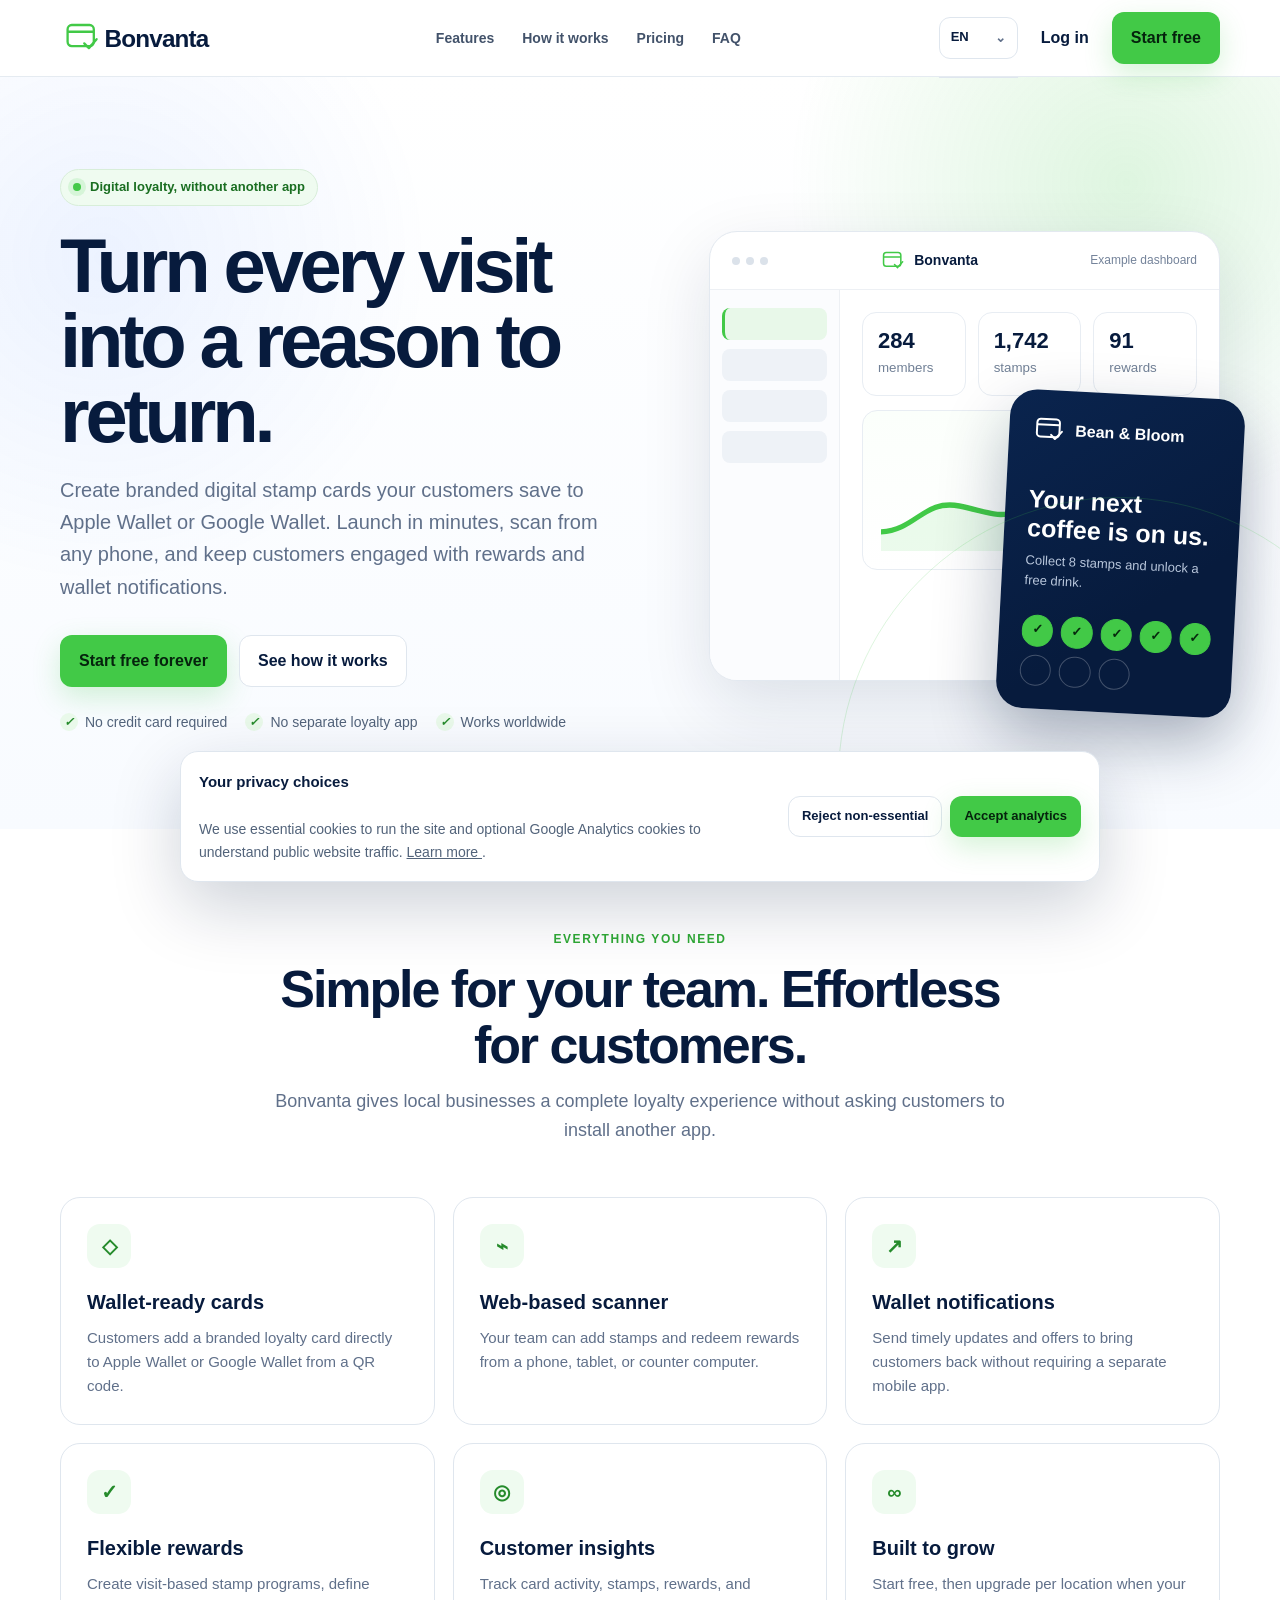
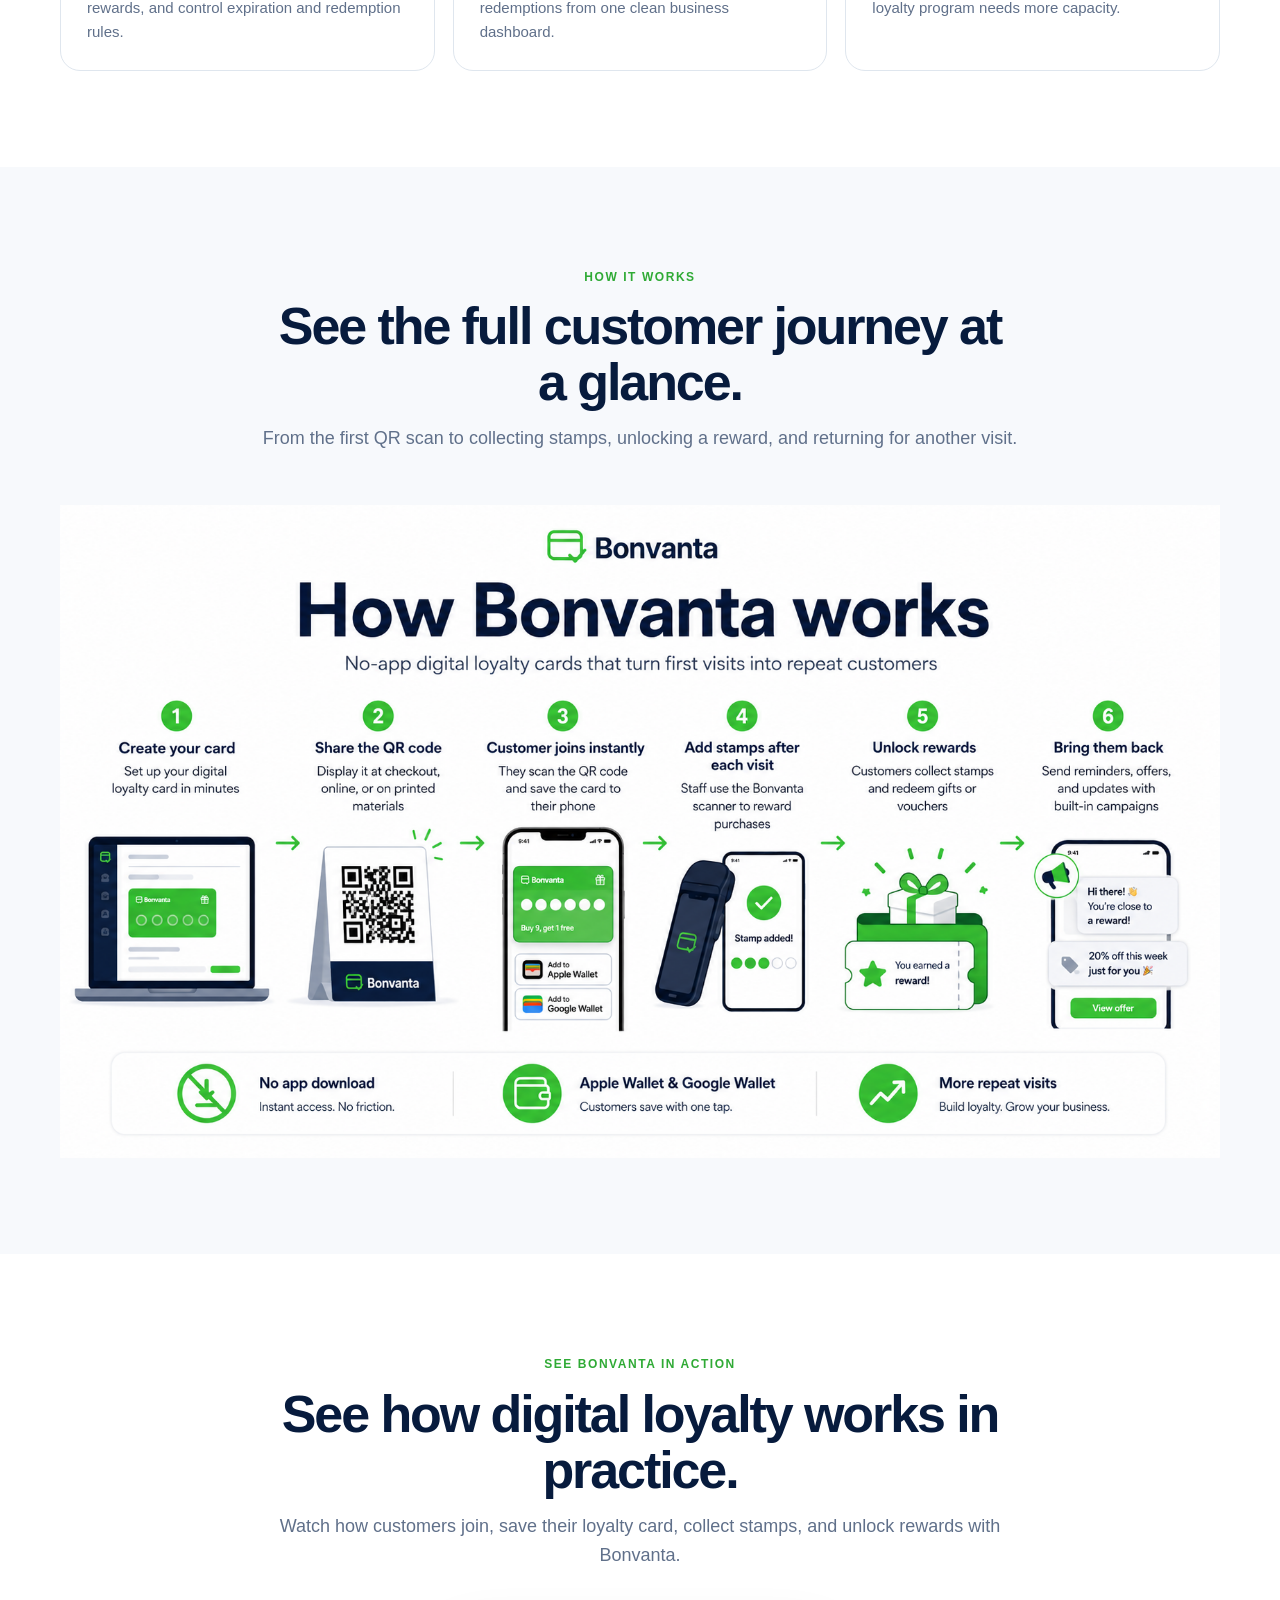
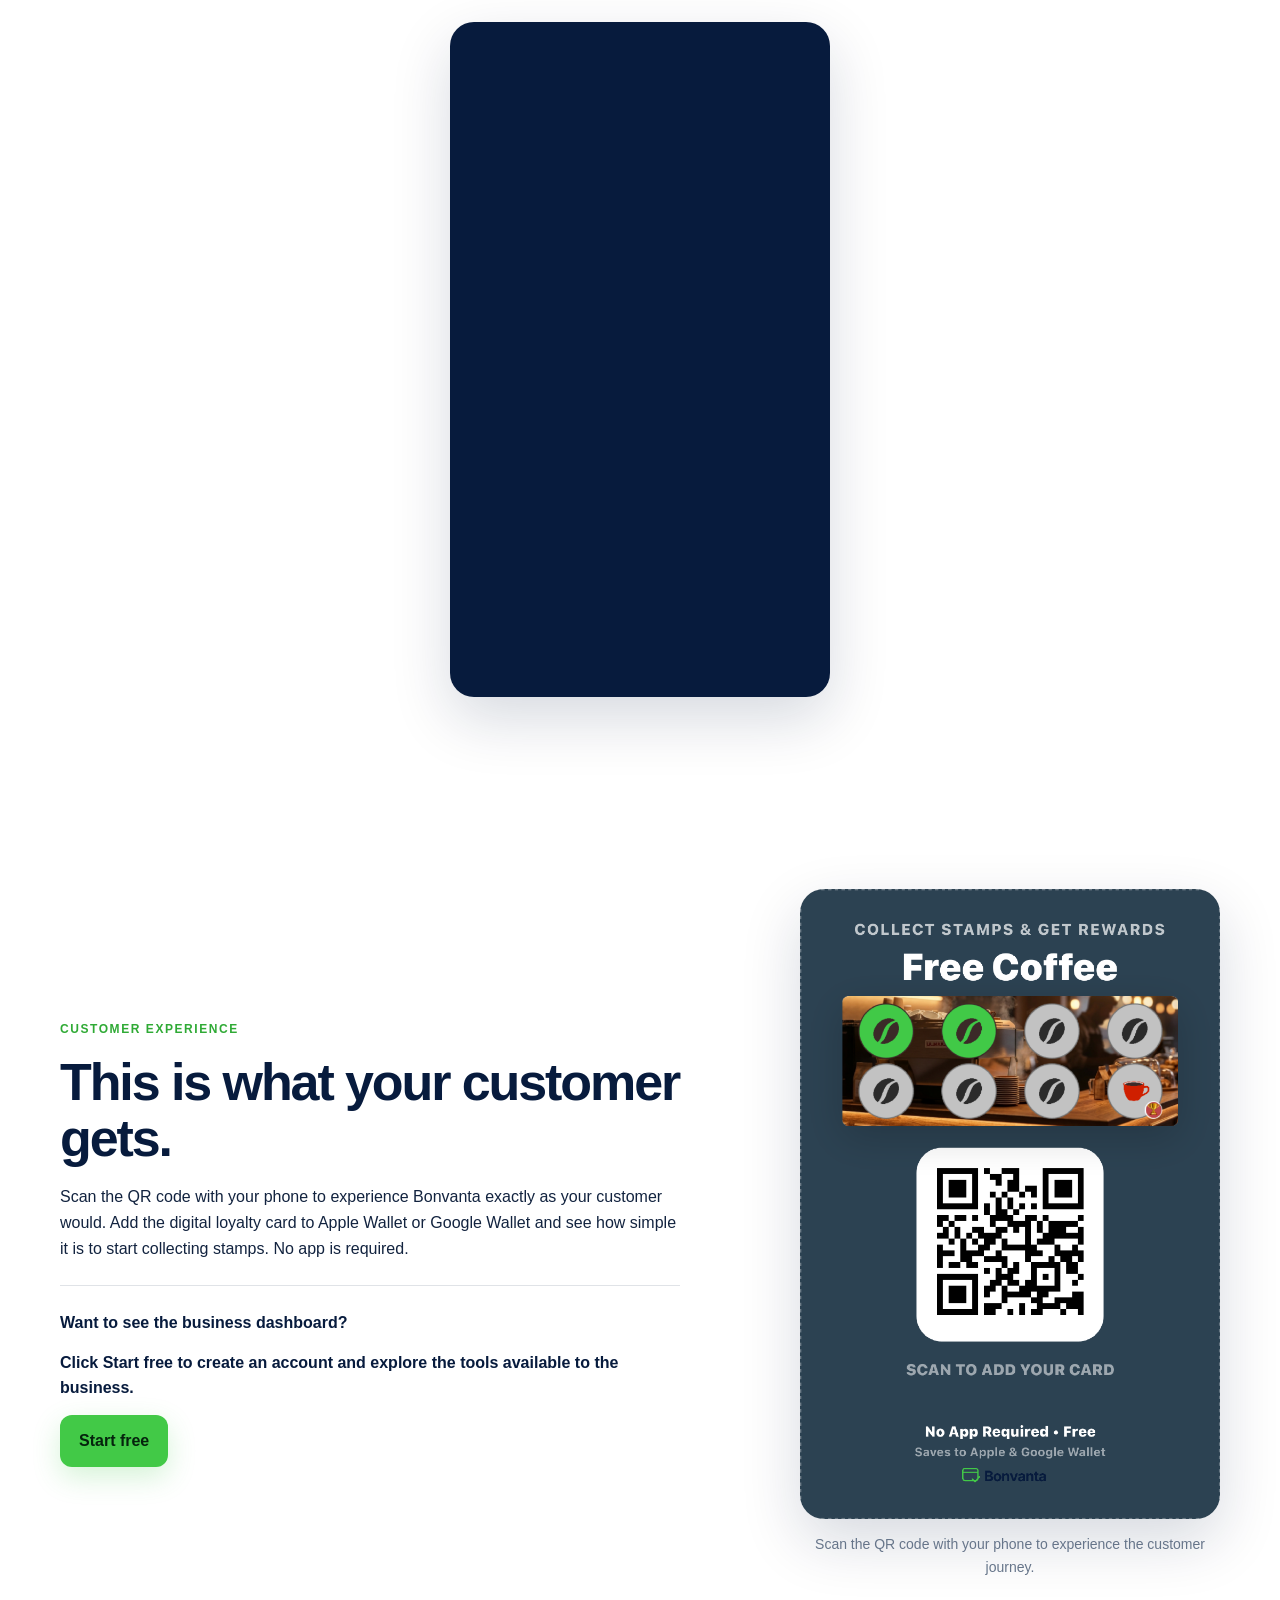
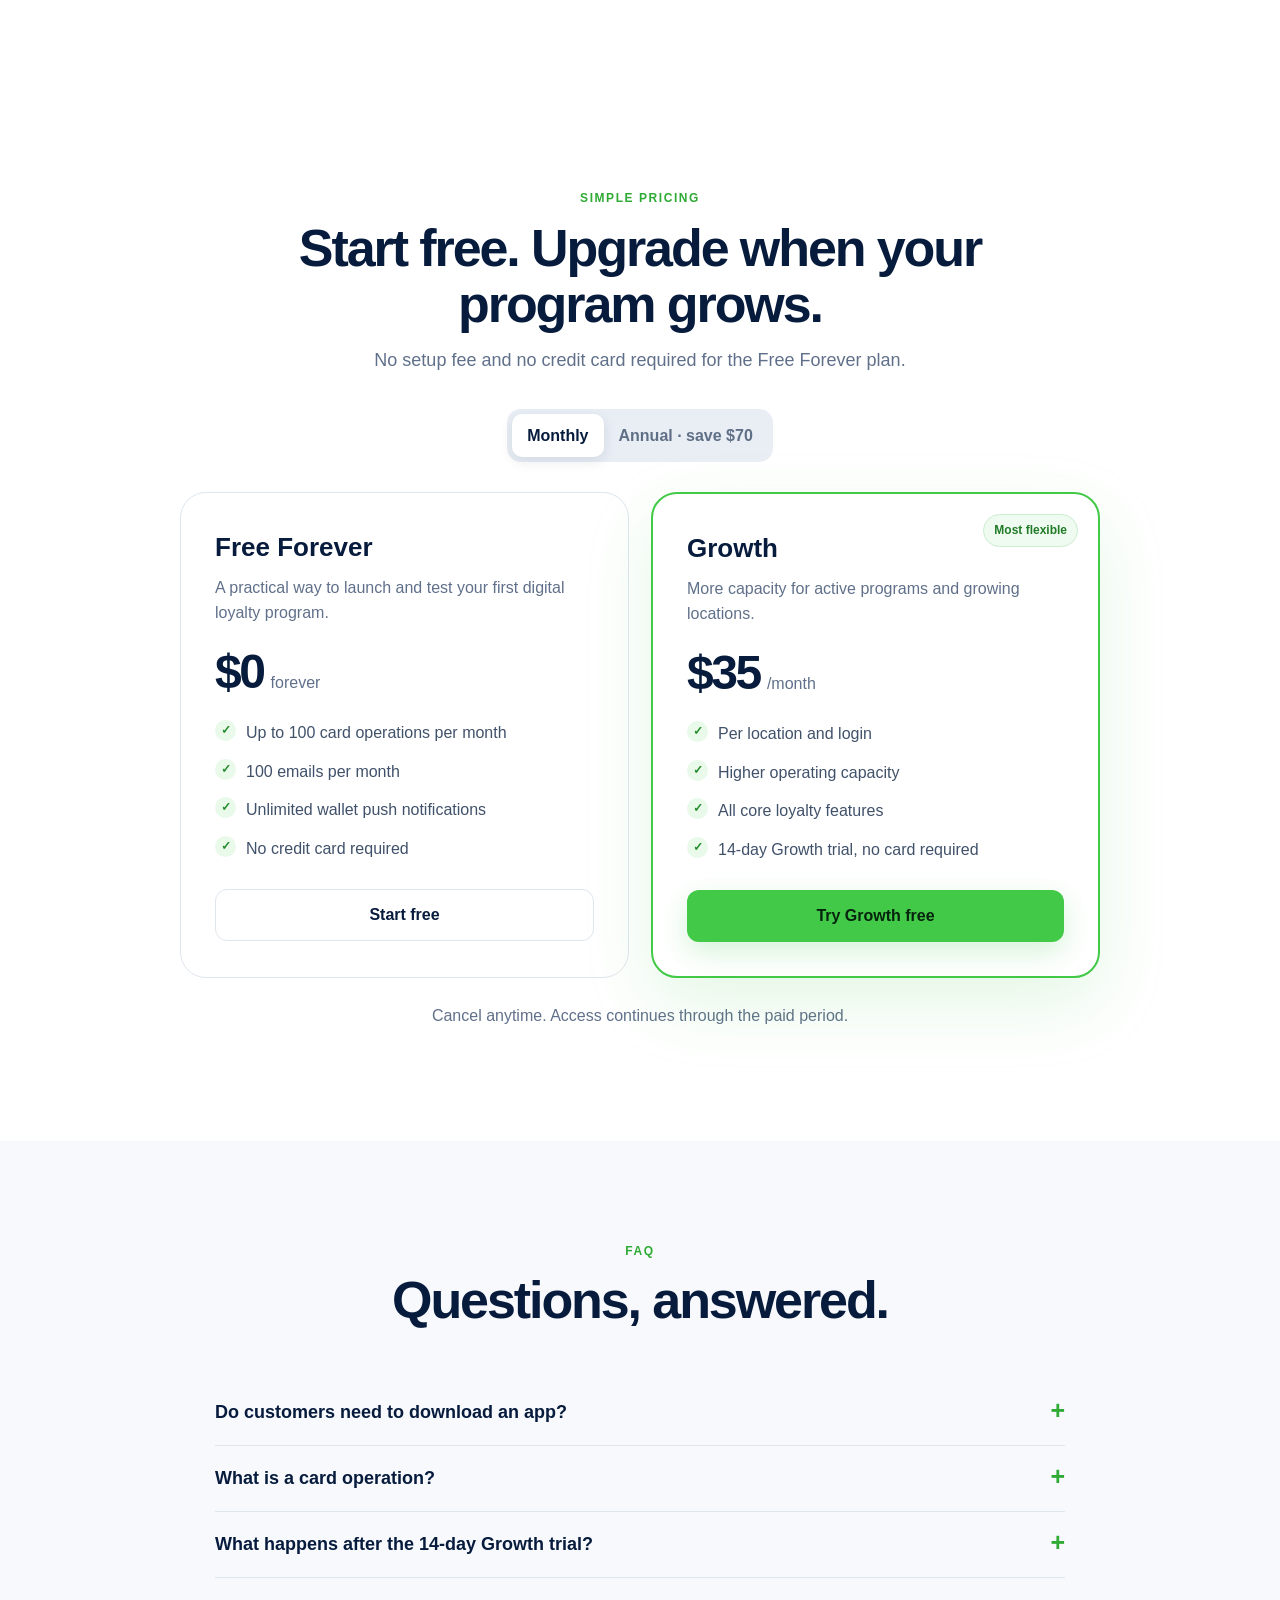
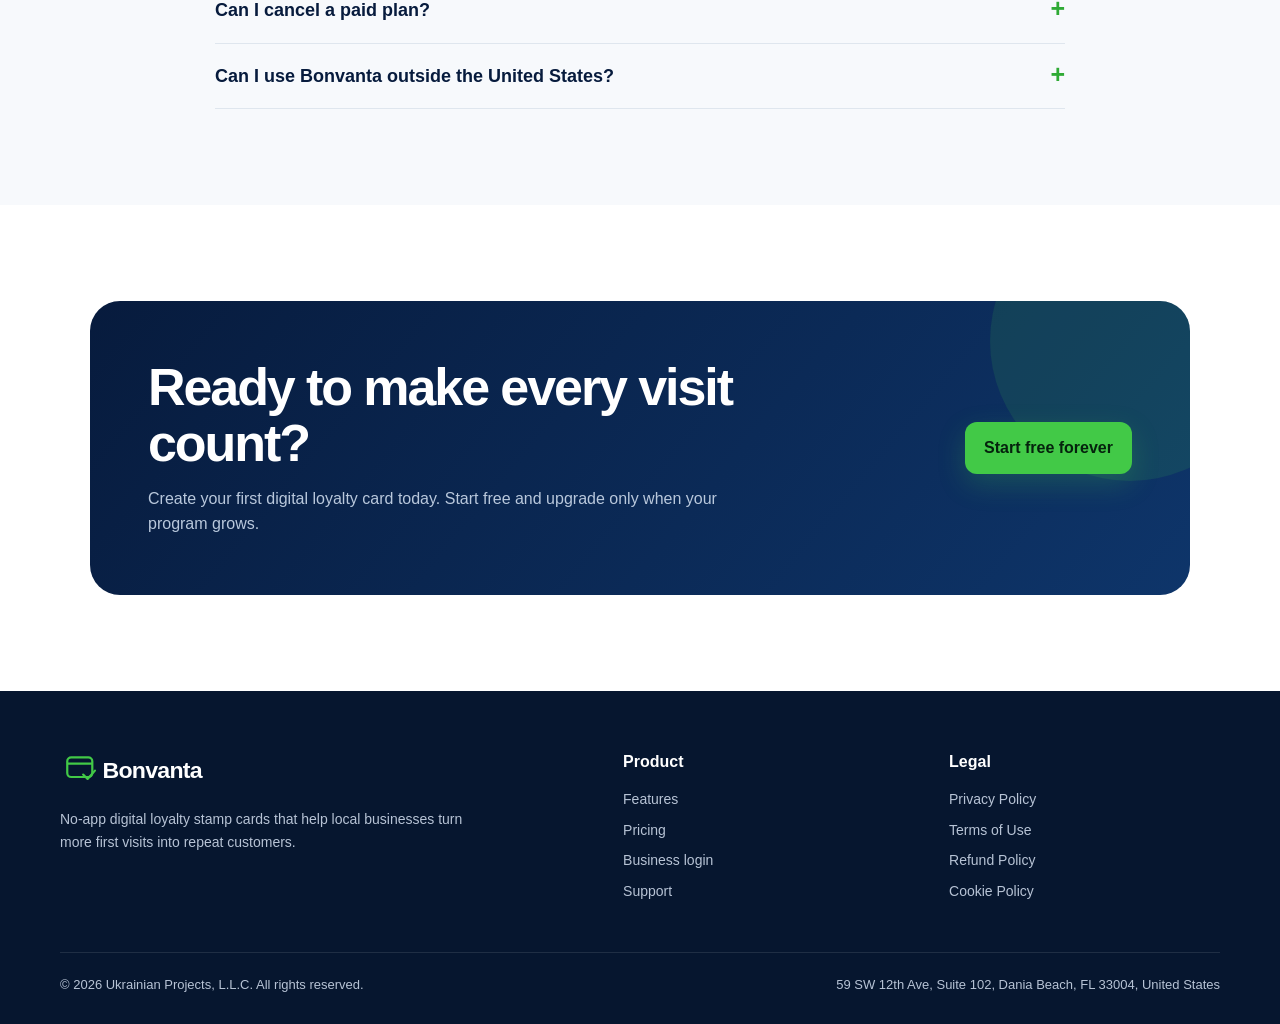
<file: index.html>
<!doctype html>
<html lang="en">
<head>
  <!-- Google Consent Mode: analytics remains disabled until consent -->
  <script>
    window.dataLayer = window.dataLayer || [];

    function gtag() {
      dataLayer.push(arguments);
    }

    gtag('consent', 'default', {
      analytics_storage: 'denied',
      ad_storage: 'denied',
      ad_user_data: 'denied',
      ad_personalization: 'denied',
      wait_for_update: 500
    });
  </script>

  <!-- Google Tag Manager -->
  <script>
    (function (w, d, s, l, i) {
      w[l] = w[l] || [];
      w[l].push({
        'gtm.start': new Date().getTime(),
        event: 'gtm.js'
      });

      var firstScript = d.getElementsByTagName(s)[0];
      var gtmScript = d.createElement(s);
      var dataLayerParameter = l !== 'dataLayer' ? '&l=' + l : '';

      gtmScript.async = true;
      gtmScript.src =
        'https://www.googletagmanager.com/gtm.js?id=' +
        i +
        dataLayerParameter;

      firstScript.parentNode.insertBefore(gtmScript, firstScript);
    })(window, document, 'script', 'dataLayer', 'GTM-5XCBFMQP');
  </script>
  <!-- End Google Tag Manager -->

  <meta charset="utf-8">
  <meta name="viewport" content="width=device-width, initial-scale=1">
  <meta name="theme-color" content="#071b3d">
  <meta name="robots" content="index, follow, max-image-preview:large">

  <title>Bonvanta — No-App Digital Loyalty Stamp Cards</title>

  <meta
    name="description"
    content="Create branded digital loyalty stamp cards for Apple Wallet and Google Wallet. No separate app required. Start free with Bonvanta."
  >

  <link rel="icon" href="/favicon.ico">
  <link rel="apple-touch-icon" href="/apple-touch-icon.png">
  <link rel="stylesheet" href="/styles.css">

  <link rel="canonical" href="https://bonvanta.com/">

  <link
    rel="alternate"
    hreflang="en"
    href="https://bonvanta.com/"
  >
  <link
    rel="alternate"
    hreflang="de"
    href="https://bonvanta.com/de/"
  >
  <link
    rel="alternate"
    hreflang="es"
    href="https://bonvanta.com/es/"
  >
  <link
    rel="alternate"
    hreflang="fr"
    href="https://bonvanta.com/fr/"
  >
  <link
    rel="alternate"
    hreflang="x-default"
    href="https://bonvanta.com/"
  >

  <!-- Open Graph -->
  <meta
    property="og:title"
    content="Bonvanta — Turn every visit into loyalty"
  >
  <meta
    property="og:description"
    content="No-app digital loyalty stamp cards for local businesses."
  >
  <meta property="og:type" content="website">
  <meta property="og:site_name" content="Bonvanta">
  <meta property="og:url" content="https://bonvanta.com/">
  <meta
    property="og:image"
    content="https://bonvanta.com/assets/how-bonvanta-works.png"
  >
  <meta
    property="og:image:alt"
    content="How Bonvanta digital loyalty cards work"
  >

  <!-- X / Twitter -->
  <meta name="twitter:card" content="summary_large_image">
  <meta
    name="twitter:title"
    content="Bonvanta — Turn every visit into loyalty"
  >
  <meta
    name="twitter:description"
    content="No-app digital loyalty stamp cards for local businesses."
  >
  <meta
    name="twitter:image"
    content="https://bonvanta.com/assets/how-bonvanta-works.png"
  >

  <!-- Organization structured data -->
  <script type="application/ld+json">
    {
      "@context": "https://schema.org",
      "@type": "Organization",
      "name": "Bonvanta",
      "legalName": "Ukrainian Projects, L.L.C.",
      "url": "https://bonvanta.com/",
      "logo": "https://bonvanta.com/assets/bonvanta-logo.svg",
      "email": "support@bonvanta.com",
      "address": {
        "@type": "PostalAddress",
        "streetAddress": "59 SW 12th Ave, Suite 102",
        "addressLocality": "Dania Beach",
        "addressRegion": "FL",
        "postalCode": "33004",
        "addressCountry": "US"
      }
    }
  </script>

  <style>
    .customer-demo {
      background: #ffffff;
    }

    .customer-demo-grid {
      display: grid;
      grid-template-columns: minmax(0, 1fr) minmax(280px, 420px);
      gap: 64px;
      align-items: center;
    }

    .customer-demo-copy {
      max-width: 620px;
    }

    .customer-demo-copy h2 {
      margin: 14px 0 18px;
    }

    .customer-demo-copy p {
      margin: 0 0 22px;
    }

    .customer-demo-note {
      margin-top: 24px;
      padding-top: 24px;
      border-top: 1px solid rgba(7, 27, 61, 0.12);
    }

    .customer-demo-note p {
      margin-bottom: 14px;
      font-weight: 600;
      color: #071b3d;
    }

    .customer-demo-image {
      display: block;
      width: 100%;
      max-width: 420px;
      margin: 0 auto;
      overflow: hidden;
      border-radius: 24px;
      box-shadow: 0 22px 60px rgba(7, 27, 61, 0.16);
    }

    .customer-demo-image img {
      display: block;
      width: 100%;
      height: auto;
    }

    .customer-demo-caption {
      margin-top: 14px;
      text-align: center;
      font-size: 14px;
      color: #66758a;
    }


    .video-showcase {
      background: #ffffff;
    }

    .video-showcase .section-head {
      max-width: 760px;
      margin-left: auto;
      margin-right: auto;
    }

    .bonvanta-video {
      width: min(100%, 380px);
      aspect-ratio: 9 / 16;
      margin: 34px auto 0;
      overflow: hidden;
      border-radius: 24px;
      background: #071b3d;
      box-shadow: 0 22px 60px rgba(7, 27, 61, 0.16);
    }

    .bonvanta-video iframe {
      display: block;
      width: 100%;
      height: 100%;
      border: 0;
    }

    @media (max-width: 860px) {
      .customer-demo-grid {
        grid-template-columns: 1fr;
        gap: 36px;
      }

      .customer-demo-copy {
        max-width: none;
        text-align: center;
      }

      .customer-demo-note {
        display: flex;
        flex-direction: column;
        align-items: center;
      }

      .customer-demo-image {
        max-width: 360px;
      }
    }
  </style>

</head>

<body>
  <!-- Google Tag Manager (noscript) -->
  <noscript>
    <iframe
      src="https://www.googletagmanager.com/ns.html?id=GTM-5XCBFMQP"
      height="0"
      width="0"
      style="display:none;visibility:hidden"
      title="Google Tag Manager"
    ></iframe>
  </noscript>
  <!-- End Google Tag Manager (noscript) -->

  <header class="site-header">
    <div class="container nav">
      <a class="brand" href="/" aria-label="Bonvanta home">
        <img src="/assets/bonvanta-logo.svg" alt="Bonvanta">
      </a>

      <nav class="nav-links" aria-label="Main navigation">
        <a href="/#features">Features</a>
        <a href="/#how-it-works">How it works</a>
        <a href="/#pricing">Pricing</a>
        <a href="/#faq">FAQ</a>
      </nav>

      <div class="nav-actions">
        <details class="language-menu">
          <summary aria-label="Choose language">EN</summary>

          <div class="language-options">
            <a
              class="active"
              href="/"
              hreflang="en"
              aria-current="page"
            >
              <span>EN</span>
              English
            </a>

            <a href="/de/" hreflang="de">
              <span>DE</span>
              Deutsch
            </a>

            <a href="/es/" hreflang="es">
              <span>ES</span>
              Español
            </a>

            <a href="/fr/" hreflang="fr">
              <span>FR</span>
              Français
            </a>
          </div>
        </details>

        <a
          class="btn btn-ghost"
          href="https://admin.bonvanta.com"
        >
          Log in
        </a>

        <a
          class="btn btn-primary"
          href="https://admin.bonvanta.com"
        >
          Start free
        </a>

        <button
          class="mobile-toggle"
          type="button"
          aria-label="Open menu"
          aria-expanded="false"
        >
          ☰
        </button>
      </div>
    </div>
  </header>

  <main>
    <section class="hero">
      <div class="container hero-grid">
        <div class="hero-copy">
          <span class="eyebrow">
            <span class="eyebrow-dot"></span>
            Digital loyalty, without another app
          </span>

          <h1>Turn every visit into a reason to return.</h1>

          <p>
            Create branded digital stamp cards your customers save to
            Apple Wallet or Google Wallet. Launch in minutes, scan from
            any phone, and keep customers engaged with rewards and
            wallet notifications.
          </p>

          <div class="hero-actions">
            <a
              class="btn btn-primary"
              href="https://admin.bonvanta.com"
            >
              Start free forever
            </a>

            <a
              class="btn btn-secondary"
              href="#how-it-works"
            >
              See how it works
            </a>
          </div>

          <div class="hero-note">
            <span>
              <i class="check" aria-hidden="true">✓</i>
              No credit card required
            </span>

            <span>
              <i class="check" aria-hidden="true">✓</i>
              No separate loyalty app
            </span>

            <span>
              <i class="check" aria-hidden="true">✓</i>
              Works worldwide
            </span>
          </div>
        </div>

        <div
          class="product-stage"
          aria-label="Example Bonvanta dashboard and digital loyalty card"
        >
          <div class="dashboard">
            <div class="dash-top">
              <div class="dots" aria-hidden="true">
                <i></i>
                <i></i>
                <i></i>
              </div>

              <div class="mini-brand">
                <img
                  src="/assets/bonvanta-icon.svg"
                  alt=""
                  aria-hidden="true"
                >
                Bonvanta
              </div>

              <span style="font-size:12px;color:#74839a">
                Example dashboard
              </span>
            </div>

            <div class="dash-body">
              <div class="sidebar" aria-hidden="true">
                <div class="side-item active"></div>
                <div class="side-item"></div>
                <div class="side-item"></div>
                <div class="side-item"></div>
              </div>

              <div class="content">
                <div class="stats">
                  <div class="stat">
                    <b>284</b>
                    <small>members</small>
                  </div>

                  <div class="stat">
                    <b>1,742</b>
                    <small>stamps</small>
                  </div>

                  <div class="stat">
                    <b>91</b>
                    <small>rewards</small>
                  </div>
                </div>

                <div class="chart">
                  <svg
                    viewBox="0 0 500 160"
                    preserveAspectRatio="none"
                    aria-hidden="true"
                  >
                    <path
                      d="M0 135 C60 132 72 92 132 101 S218 128 258 82 S346 42 390 61 S452 31 500 22"
                      fill="none"
                      stroke="#42c947"
                      stroke-width="7"
                      stroke-linecap="round"
                    ></path>

                    <path
                      d="M0 135 C60 132 72 92 132 101 S218 128 258 82 S346 42 390 61 S452 31 500 22 L500 160 L0 160Z"
                      fill="rgba(66,201,71,.10)"
                    ></path>
                  </svg>
                </div>
              </div>
            </div>
          </div>

          <div class="wallet-card">
            <div class="wc-logo">
              <img
                src="/assets/bonvanta-icon.svg"
                alt=""
                aria-hidden="true"
              >
              Bean &amp; Bloom
            </div>

            <h3>Your next coffee is on us.</h3>

            <p>
              Collect 8 stamps and unlock a free drink.
            </p>

            <div
              class="stamps"
              aria-label="Five of eight stamps collected"
            >
              <span class="stamp filled">✓</span>
              <span class="stamp filled">✓</span>
              <span class="stamp filled">✓</span>
              <span class="stamp filled">✓</span>
              <span class="stamp filled">✓</span>
              <span class="stamp"></span>
              <span class="stamp"></span>
              <span class="stamp"></span>
            </div>
          </div>
        </div>
      </div>
    </section>

    <section class="section" id="features">
      <div class="container">
        <div class="section-head">
          <span class="kicker">Everything you need</span>

          <h2>Simple for your team. Effortless for customers.</h2>

          <p>
            Bonvanta gives local businesses a complete loyalty
            experience without asking customers to install another app.
          </p>
        </div>

        <div class="feature-grid">
          <article class="feature">
            <div class="feature-icon" aria-hidden="true">◇</div>
            <h3>Wallet-ready cards</h3>
            <p>
              Customers add a branded loyalty card directly to Apple
              Wallet or Google Wallet from a QR code.
            </p>
          </article>

          <article class="feature">
            <div class="feature-icon" aria-hidden="true">⌁</div>
            <h3>Web-based scanner</h3>
            <p>
              Your team can add stamps and redeem rewards from a phone,
              tablet, or counter computer.
            </p>
          </article>

          <article class="feature">
            <div class="feature-icon" aria-hidden="true">↗</div>
            <h3>Wallet notifications</h3>
            <p>
              Send timely updates and offers to bring customers back
              without requiring a separate mobile app.
            </p>
          </article>

          <article class="feature">
            <div class="feature-icon" aria-hidden="true">✓</div>
            <h3>Flexible rewards</h3>
            <p>
              Create visit-based stamp programs, define rewards, and
              control expiration and redemption rules.
            </p>
          </article>

          <article class="feature">
            <div class="feature-icon" aria-hidden="true">◎</div>
            <h3>Customer insights</h3>
            <p>
              Track card activity, stamps, rewards, and redemptions from
              one clean business dashboard.
            </p>
          </article>

          <article class="feature">
            <div class="feature-icon" aria-hidden="true">∞</div>
            <h3>Built to grow</h3>
            <p>
              Start free, then upgrade per location when your loyalty
              program needs more capacity.
            </p>
          </article>
        </div>
      </div>
    </section>

    <section
      class="section section-alt"
      id="how-it-works"
    >
      <div class="container">
        <div class="section-head">
          <span class="kicker">How it works</span>

          <h2>See the full customer journey at a glance.</h2>

          <p>
            From the first QR scan to collecting stamps, unlocking a
            reward, and returning for another visit.
          </p>
        </div>

        <div class="how-visual">
          <img
            src="/assets/how-bonvanta-works.png"
            alt="Visual guide showing how customers join Bonvanta, save a loyalty card, collect stamps, unlock rewards, and return"
            loading="lazy"
          >
        </div>
      </div>
    </section>



    <section class="section video-showcase" id="video">
      <div class="container">
        <div class="section-head">
          <span class="kicker">See Bonvanta in action</span>

          <h2>See how digital loyalty works in practice.</h2>

          <p>
            Watch how customers join, save their loyalty card,
            collect stamps, and unlock rewards with Bonvanta.
          </p>
        </div>

        <div class="bonvanta-video">
          <iframe
            src="https://www.youtube.com/embed/BaYCcCdB-Es?rel=0&amp;playsinline=1"
            title="How Bonvanta works"
            loading="lazy"
            allow="accelerometer; autoplay; clipboard-write; encrypted-media; gyroscope; picture-in-picture; web-share"
            referrerpolicy="strict-origin-when-cross-origin"
            allowfullscreen
          ></iframe>
        </div>
      </div>
    </section>

    <section class="section customer-demo" id="customer-demo">
      <div class="container customer-demo-grid">
        <div class="customer-demo-copy">
          <span class="kicker">Customer experience</span>

          <h2>This is what your customer gets.</h2>

          <p>
            Scan the QR code with your phone to experience Bonvanta
            exactly as your customer would. Add the digital loyalty card
            to Apple Wallet or Google Wallet and see how simple it is to
            start collecting stamps. No app is required.
          </p>

          <div class="customer-demo-note">
            <p>Want to see the business dashboard?</p>

            <p>
              Click Start free to create an account and explore the
              tools available to the business.
            </p>

            <a
              class="btn btn-primary"
              href="https://admin.bonvanta.com"
            >
              Start free
            </a>
          </div>
        </div>

        <div>
          <div class="customer-demo-image">
            <img
              src="/assets/bonvanta-demo-qr.png"
              alt="Bean and Bloom digital loyalty card with a QR code for customers to scan"
              loading="lazy"
            >
          </div>

          <p class="customer-demo-caption">
            Scan the QR code with your phone to experience the customer journey.
          </p>
        </div>
      </div>
    </section>


    <section class="section" id="pricing">
      <div class="container pricing-wrap">
        <div class="section-head">
          <span class="kicker">Simple pricing</span>

          <h2>Start free. Upgrade when your program grows.</h2>

          <p>
            No setup fee and no credit card required for the Free
            Forever plan.
          </p>
        </div>

        <div class="billing-toggle">
          <div class="toggle" aria-label="Billing period">
            <button type="button" data-billing="monthly">
              Monthly
            </button>

            <button
              type="button"
              class="active"
              data-billing="annual"
            >
              Annual · save $70
            </button>
          </div>
        </div>

        <div class="price-grid">
          <article class="price-card">
            <h3>Free Forever</h3>

            <div class="price-sub">
              A practical way to launch and test your first digital
              loyalty program.
            </div>

            <div class="price">
              <strong>$0</strong>
              <span>forever</span>
            </div>

            <ul class="price-list">
              <li>Up to 100 card operations per month</li>
              <li>100 emails per month</li>
              <li>Unlimited wallet push notifications</li>
              <li>No credit card required</li>
            </ul>

            <a
              class="btn btn-secondary"
              href="https://admin.bonvanta.com"
            >
              Start free
            </a>
          </article>

          <article class="price-card featured">
            <span class="popular">Most flexible</span>

            <h3>Growth</h3>

            <div class="price-sub">
              More capacity for active programs and growing locations.
            </div>

            <div class="price">
              <strong data-price>$350</strong>
              <span data-cadence>/year</span>
            </div>

            <ul class="price-list">
              <li>Per location and login</li>
              <li>Higher operating capacity</li>
              <li>All core loyalty features</li>
              <li>14-day Growth trial, no card required</li>
            </ul>

            <a
              class="btn btn-primary"
              href="https://admin.bonvanta.com"
            >
              Try Growth free
            </a>
          </article>
        </div>

        <p class="trial-note" data-annual-note>
          Save $70 compared with monthly billing.
        </p>
      </div>
    </section>

    <section class="section section-alt" id="faq">
      <div class="container">
        <div class="section-head">
          <span class="kicker">FAQ</span>
          <h2>Questions, answered.</h2>
        </div>

        <div class="faq">
          <details>
            <summary>Do customers need to download an app?</summary>
            <p>
              No. Customers open your QR link and save the loyalty card
              to Apple Wallet or Google Wallet. No separate Bonvanta app
              is required.
            </p>
          </details>

          <details>
            <summary>What is a card operation?</summary>
            <p>
              A card operation is an activity processed for a loyalty
              card, such as issuing or updating a card. The dashboard
              shows your usage for the current period.
            </p>
          </details>

          <details>
            <summary>
              What happens after the 14-day Growth trial?
            </summary>
            <p>
              No payment is taken automatically. Unless you choose a
              paid plan, the account returns to Free Forever and remains
              subject to the Free plan limits.
            </p>
          </details>

          <details>
            <summary>Can I cancel a paid plan?</summary>
            <p>
              Yes. You can cancel at any time. Access continues until
              the end of the paid billing period, subject to the Terms
              and Refund Policy.
            </p>
          </details>

          <details>
            <summary>
              Can I use Bonvanta outside the United States?
            </summary>
            <p>
              Yes. Bonvanta is available worldwide, subject to
              applicable local laws, wallet availability, and payment
              support.
            </p>
          </details>
        </div>
      </div>
    </section>

    <section class="section">
      <div class="container">
        <div class="cta">
          <div>
            <h2>Ready to make every visit count?</h2>

            <p>
              Create your first digital loyalty card today. Start free
              and upgrade only when your program grows.
            </p>
          </div>

          <a
            class="btn btn-primary"
            href="https://admin.bonvanta.com"
          >
            Start free forever
          </a>
        </div>
      </div>
    </section>
  </main>

  <footer class="site-footer">
    <div class="container">
      <div class="footer-grid">
        <div class="footer-brand">
          <img
            src="/assets/bonvanta-logo-white.svg"
            alt="Bonvanta"
          >

          <p>
            No-app digital loyalty stamp cards that help local
            businesses turn more first visits into repeat customers.
          </p>
        </div>

        <div class="footer-col">
          <h4>Product</h4>
          <a href="/#features">Features</a>
          <a href="/#pricing">Pricing</a>
          <a href="https://admin.bonvanta.com">Business login</a>
          <a href="/en/contact/">Support</a>
        </div>

        <div class="footer-col">
          <h4>Legal</h4>
          <a href="/privacy.html">Privacy Policy</a>
          <a href="/terms.html">Terms of Use</a>
          <a href="/refunds.html">Refund Policy</a>
          <a href="/cookies.html">Cookie Policy</a>
        </div>
      </div>

      <div class="footer-bottom">
        <span>
          © 2026 Ukrainian Projects, L.L.C. All rights reserved.
        </span>

        <span>
          59 SW 12th Ave, Suite 102, Dania Beach, FL 33004,
          United States
        </span>
      </div>
    </div>
  </footer>

  <div
    class="cookie-banner"
    role="dialog"
    aria-label="Cookie preferences"
  >
    <p>
      <strong>Your privacy choices</strong>
      <br>
      We use essential cookies to run the site and optional Google
      Analytics cookies to understand public website traffic.
      <a href="/cookies.html" style="text-decoration:underline">
        Learn more
      </a>.
    </p>

    <div class="cookie-actions">
      <button
        class="btn btn-secondary"
        type="button"
        data-cookie-reject
      >
        Reject non-essential
      </button>

      <button
        class="btn btn-primary"
        type="button"
        data-cookie-accept
      >
        Accept analytics
      </button>
    </div>
  </div>

  <script src="/script.js"></script>
</body>
</html>
</file>
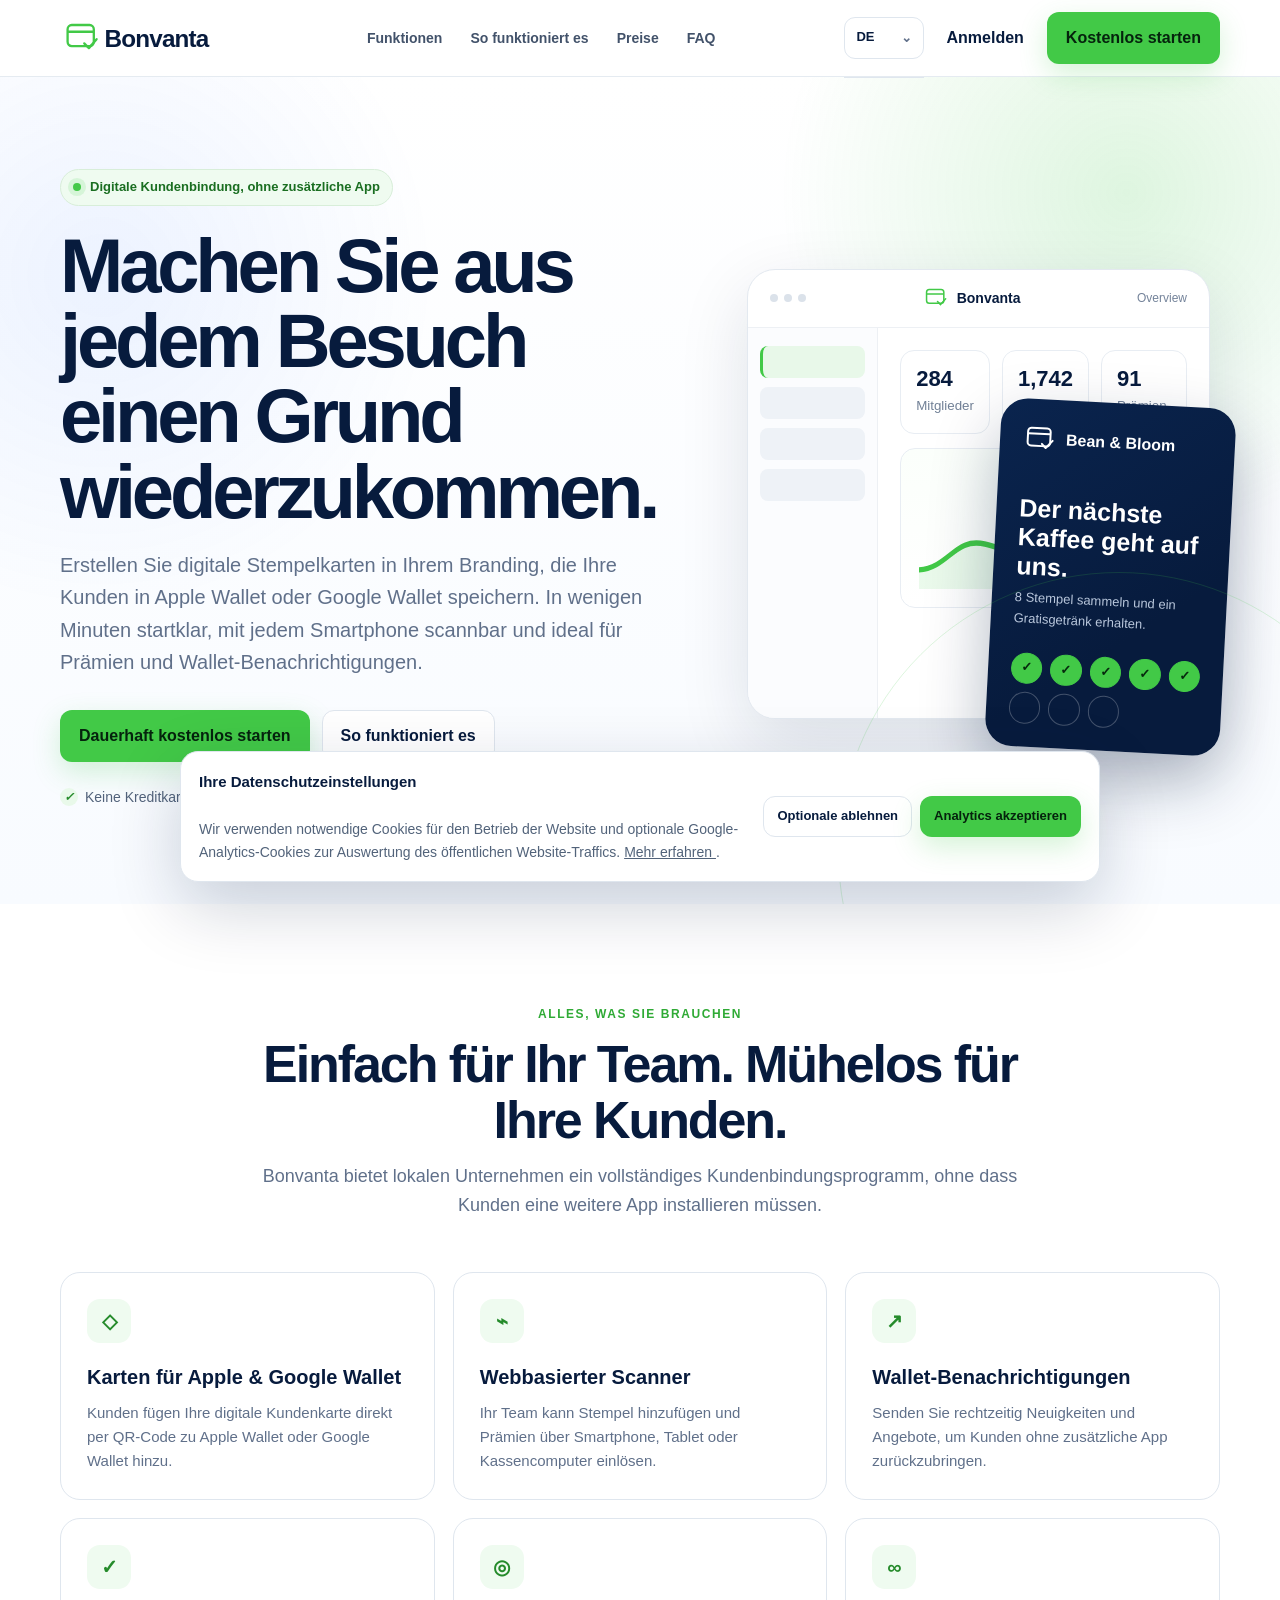
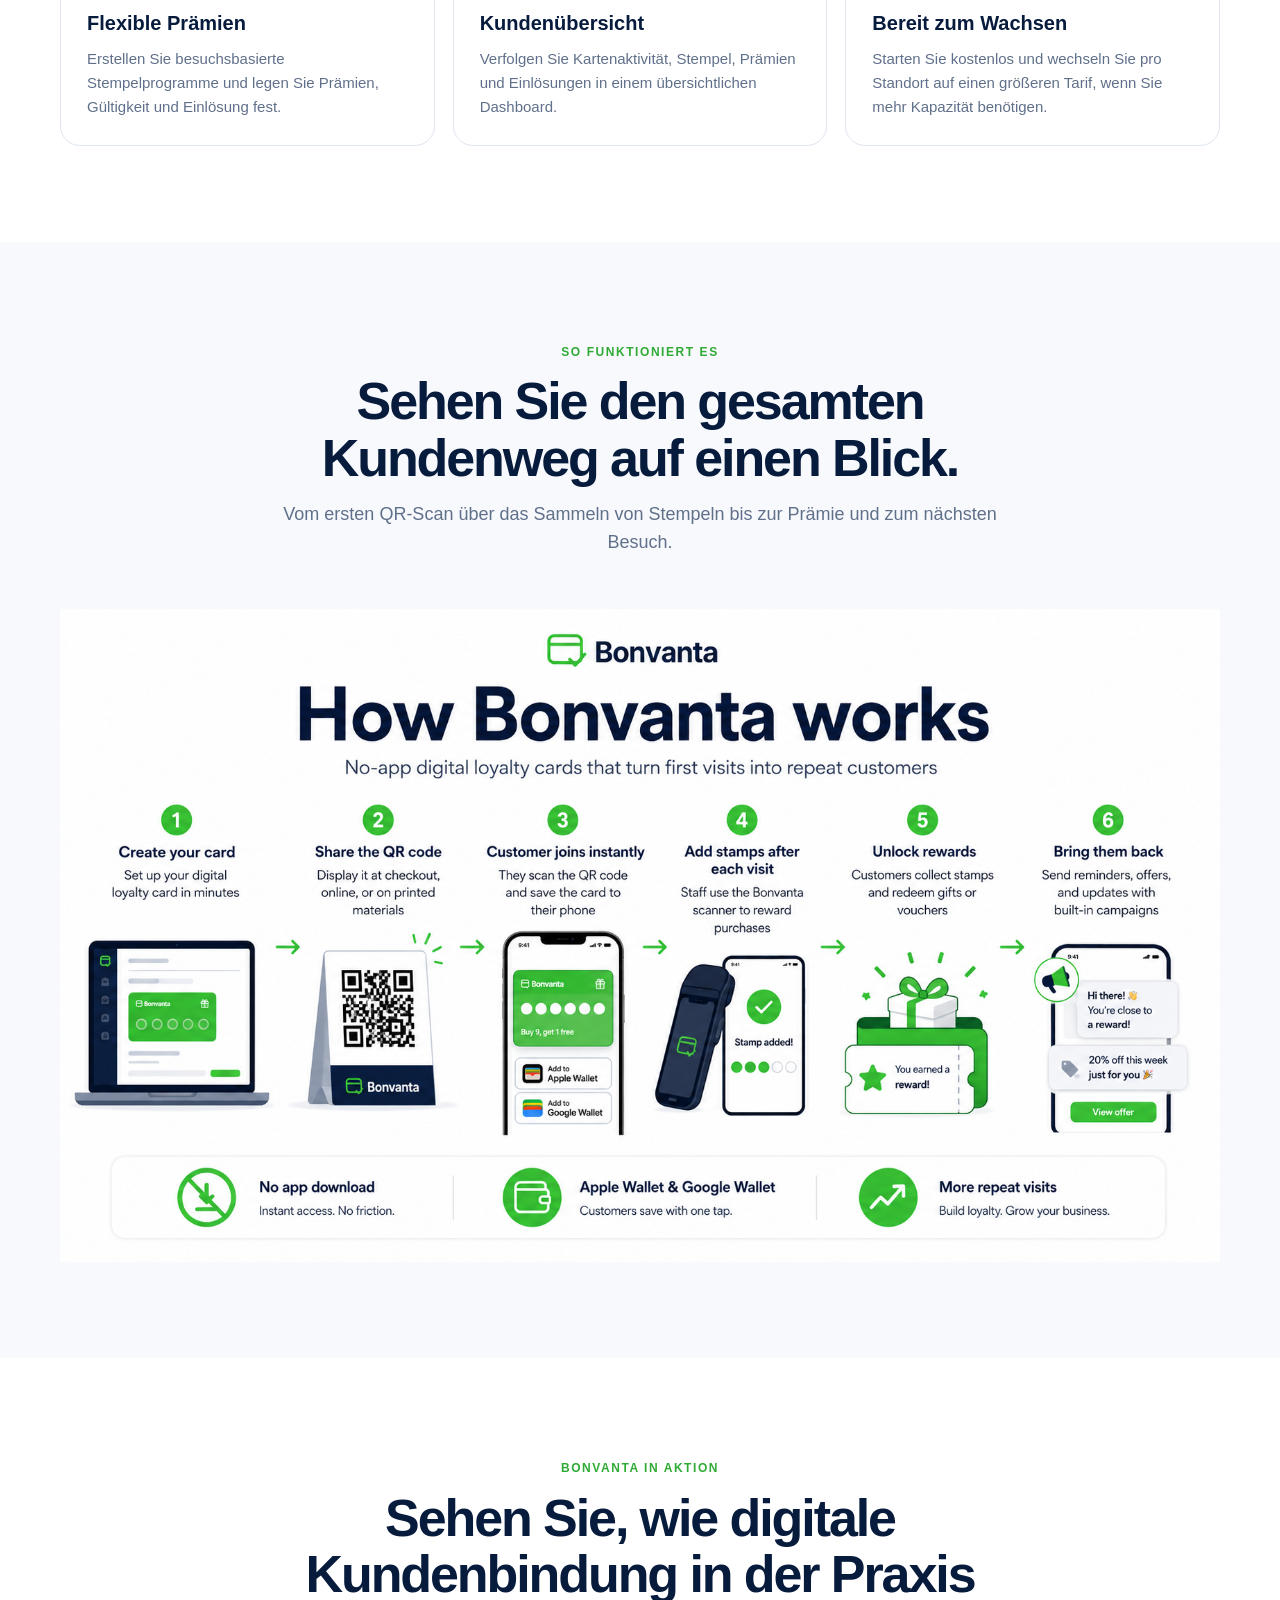
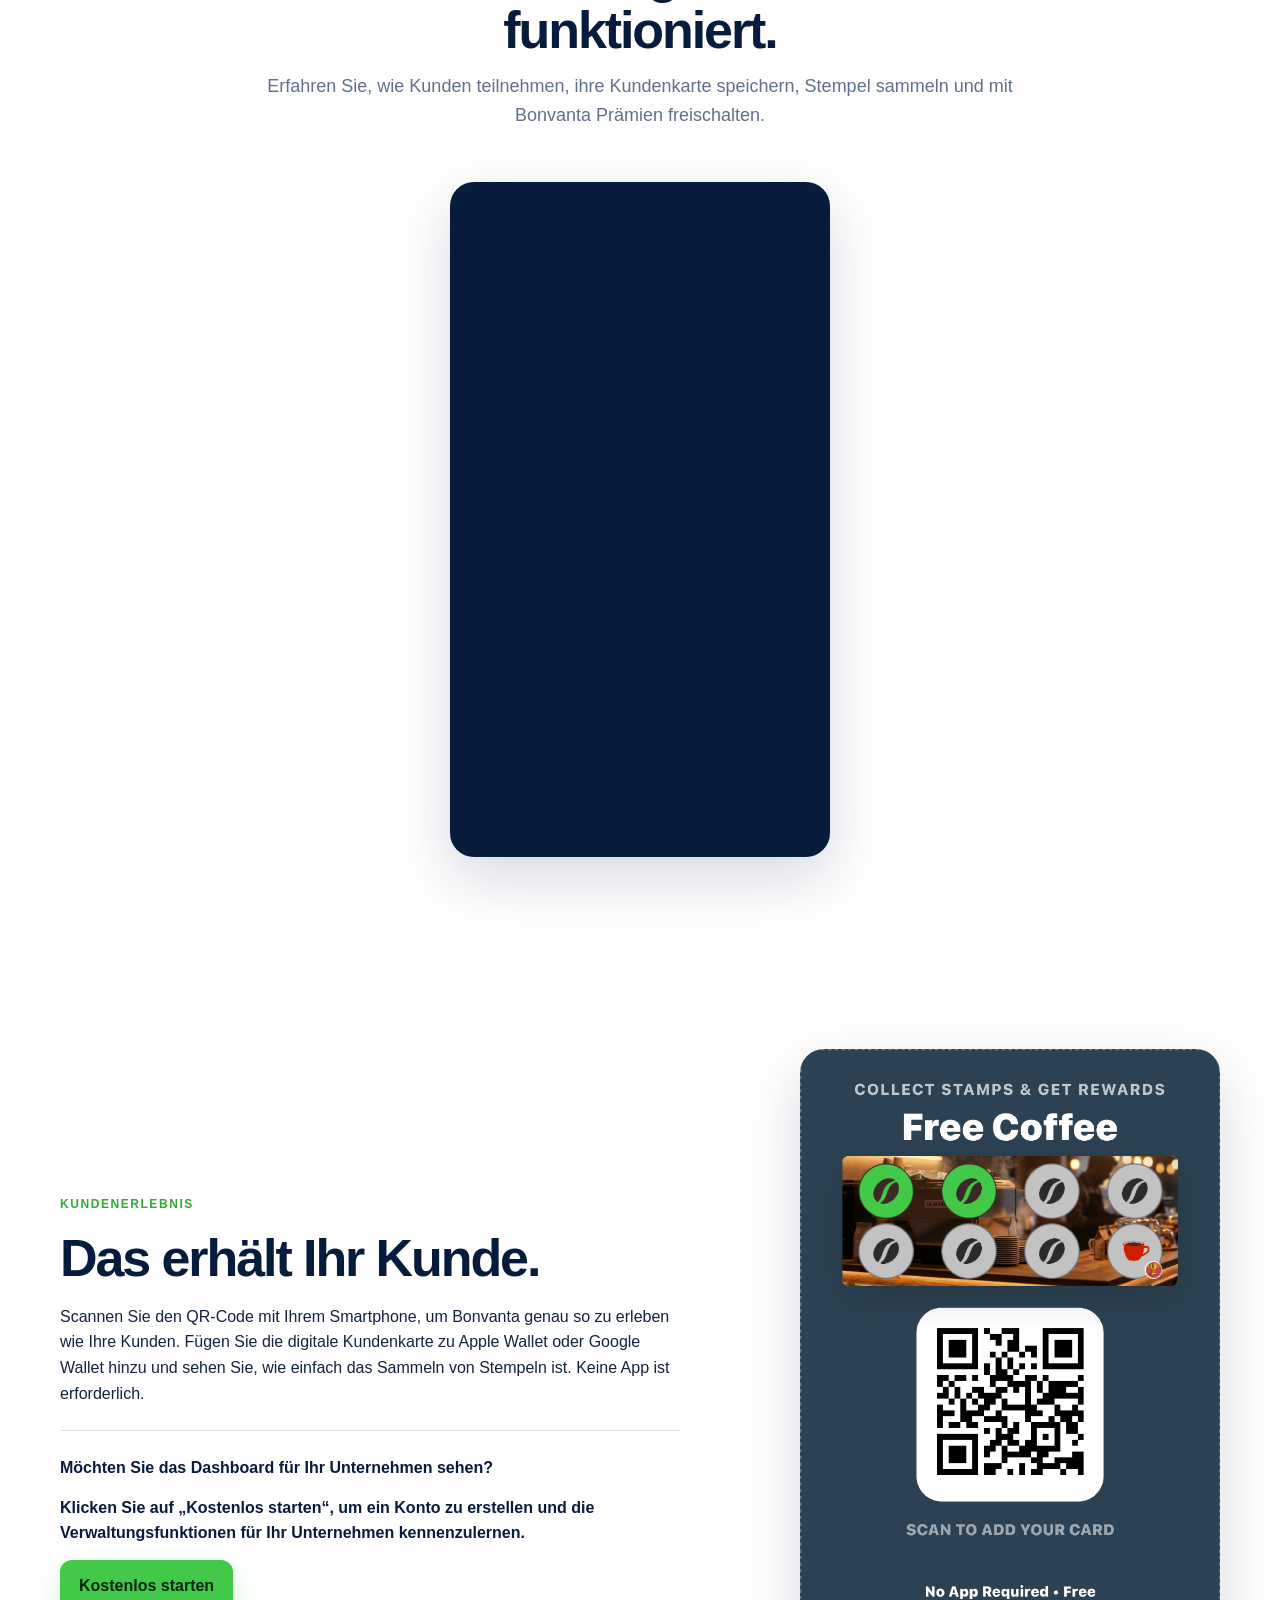
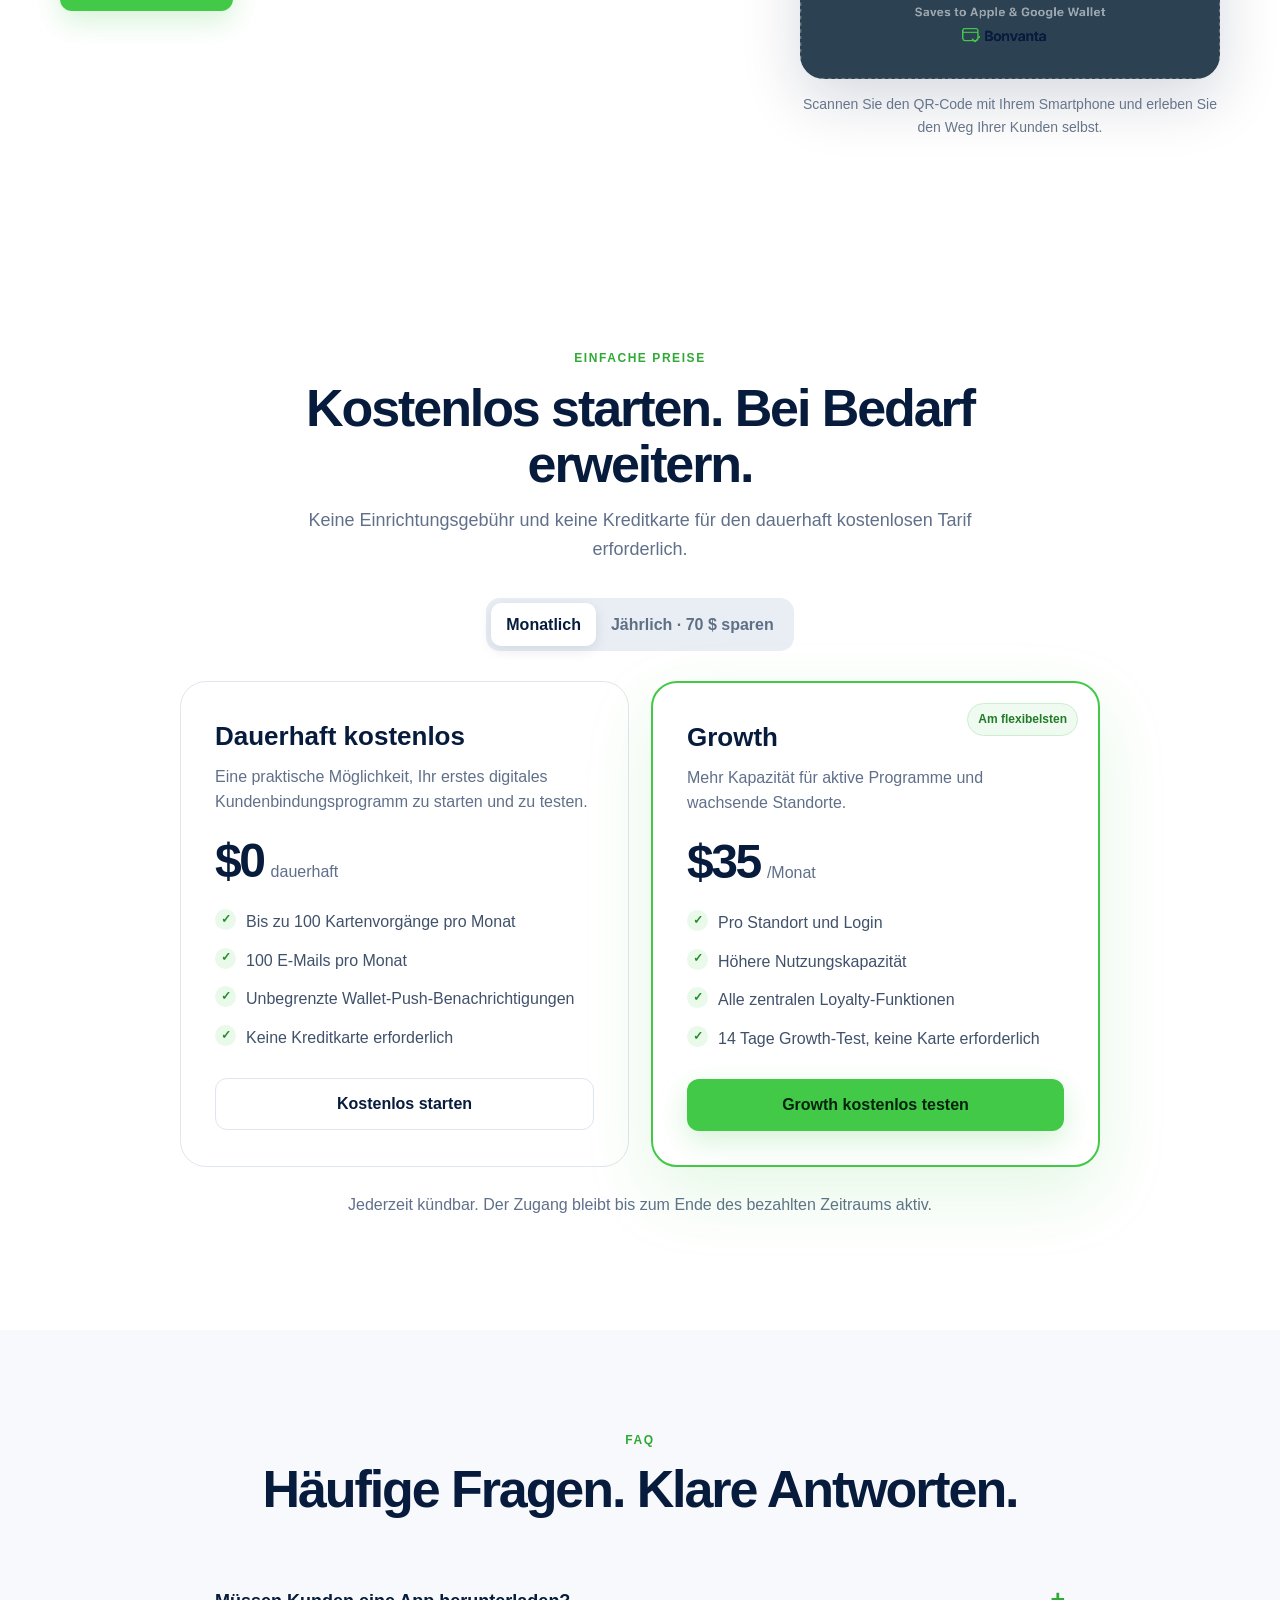
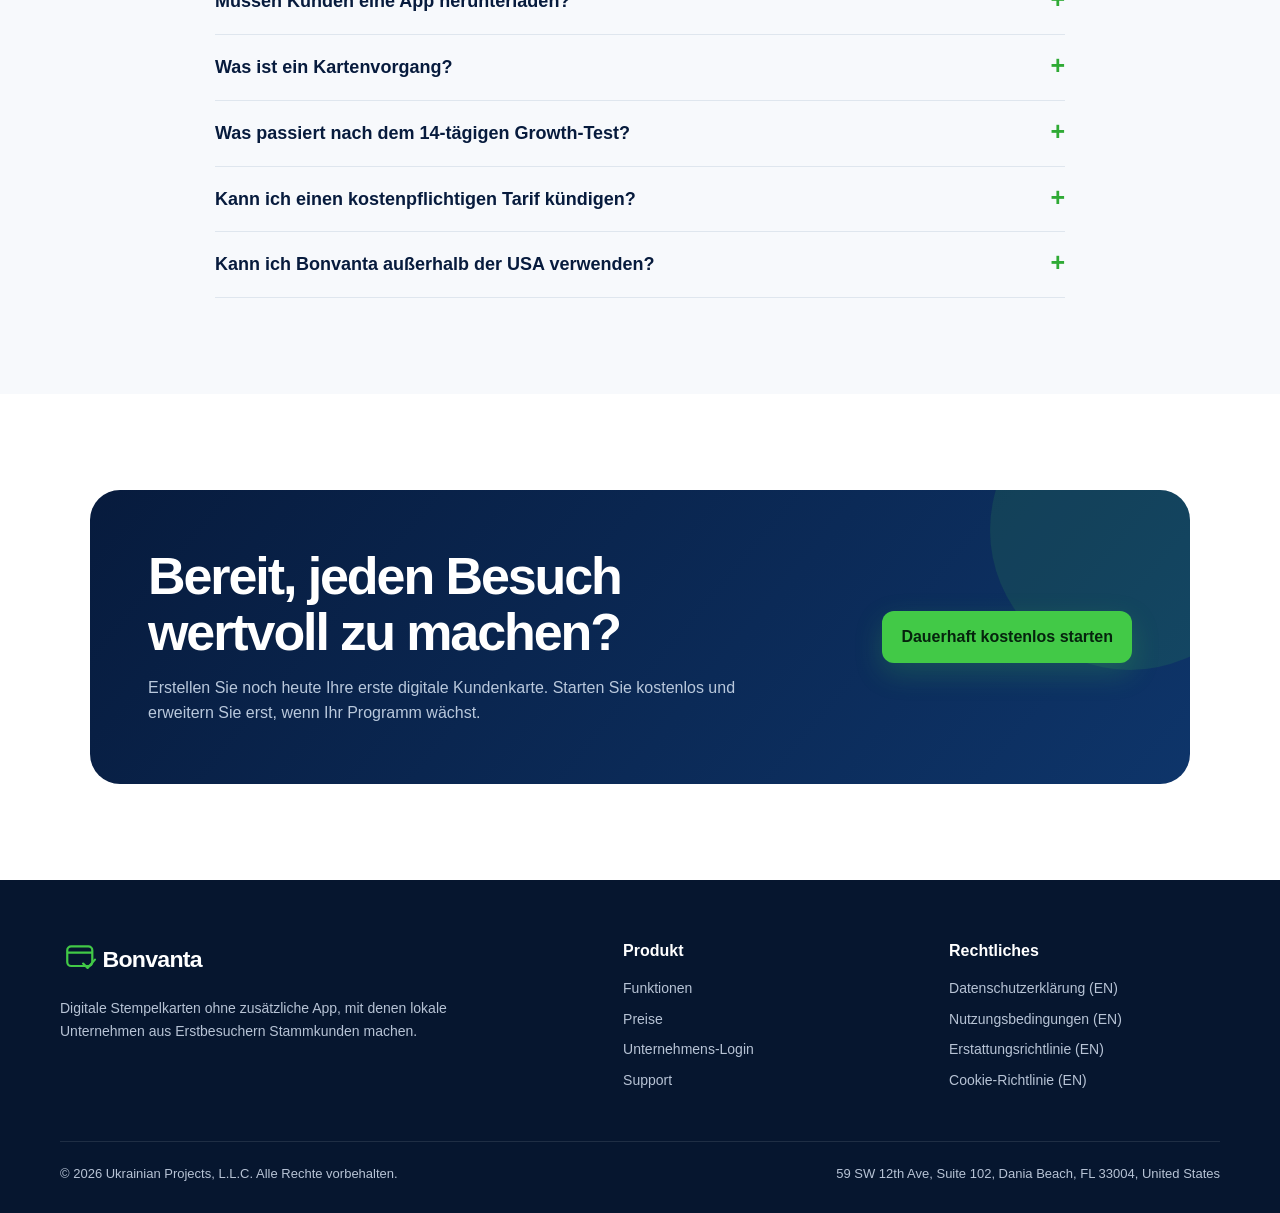
<file: de/index.html>
<!doctype html>
<html lang="de">
<head>
<!-- Google consent mode: analytics stays disabled until consent -->
<script>
  window.dataLayer = window.dataLayer || [];
  function gtag(){dataLayer.push(arguments);}
  gtag('consent', 'default', {
    'analytics_storage': 'denied',
    'ad_storage': 'denied',
    'ad_user_data': 'denied',
    'ad_personalization': 'denied',
    'wait_for_update': 500
  });
</script>

<!-- Google Tag Manager -->
<script>
(function(w,d,s,l,i){
  w[l]=w[l]||[];
  w[l].push({
    'gtm.start': new Date().getTime(),
    event:'gtm.js'
  });

  var f=d.getElementsByTagName(s)[0],
      j=d.createElement(s),
      dl=l!='dataLayer'?'&l='+l:'';

  j.async=true;
  j.src='https://www.googletagmanager.com/gtm.js?id='+i+dl;
  f.parentNode.insertBefore(j,f);
})(window,document,'script','dataLayer','GTM-5XCBFMQP');
</script>
<!-- End Google Tag Manager -->

<meta charset="utf-8">
<meta name="viewport" content="width=device-width, initial-scale=1">
<meta name="theme-color" content="#071b3d">

<link rel="icon" href="/favicon.ico">
<link rel="apple-touch-icon" href="/apple-touch-icon.png">
<link rel="stylesheet" href="/styles.css">

<link rel="canonical" href="https://bonvanta.com/de/">

<link
  rel="alternate"
  hreflang="en"
  href="https://bonvanta.com/"
>
<link
  rel="alternate"
  hreflang="de"
  href="https://bonvanta.com/de/"
>
<link
  rel="alternate"
  hreflang="es"
  href="https://bonvanta.com/es/"
>
<link
  rel="alternate"
  hreflang="fr"
  href="https://bonvanta.com/fr/"
>
<link
  rel="alternate"
  hreflang="x-default"
  href="https://bonvanta.com/"
>

<title>Bonvanta – Digitale Stempelkarten ohne App</title>

<meta
  name="description"
  content="Erstellen Sie digitale Stempelkarten für Apple Wallet und Google Wallet. Keine zusätzliche App erforderlich. Starten Sie Bonvanta kostenlos."
>

<meta
  property="og:title"
  content="Bonvanta – Machen Sie aus jedem Besuch Kundenbindung"
>
<meta
  property="og:description"
  content="Digitale Stempelkarten ohne zusätzliche App für lokale Unternehmen."
>
<meta property="og:type" content="website">
<meta property="og:url" content="https://bonvanta.com/de/">
<meta
  property="og:image"
  content="https://bonvanta.com/assets/how-bonvanta-works.png"
>

<style>
  .customer-demo {
    background: #ffffff;
  }

  .customer-demo-grid {
    display: grid;
    grid-template-columns:
      minmax(0, 1fr)
      minmax(280px, 420px);
    gap: 64px;
    align-items: center;
  }

  .customer-demo-copy {
    max-width: 620px;
  }

  .customer-demo-copy h2 {
    margin: 14px 0 18px;
  }

  .customer-demo-copy p {
    margin: 0 0 22px;
  }

  .customer-demo-note {
    margin-top: 24px;
    padding-top: 24px;
    border-top: 1px solid rgba(7, 27, 61, 0.12);
  }

  .customer-demo-note p {
    margin-bottom: 14px;
    font-weight: 600;
    color: #071b3d;
  }

  .customer-demo-image {
    display: block;
    width: 100%;
    max-width: 420px;
    margin: 0 auto;
    overflow: hidden;
    border-radius: 24px;
    box-shadow: 0 22px 60px rgba(7, 27, 61, 0.16);
  }

  .customer-demo-image img {
    display: block;
    width: 100%;
    height: auto;
  }

  .customer-demo-caption {
    margin-top: 14px;
    text-align: center;
    font-size: 14px;
    color: #66758a;
  }


  .video-showcase {
    background: #ffffff;
  }

  .video-showcase .section-head {
    max-width: 760px;
    margin-left: auto;
    margin-right: auto;
  }

  .bonvanta-video {
    width: min(100%, 380px);
    aspect-ratio: 9 / 16;
    margin: 34px auto 0;
    overflow: hidden;
    border-radius: 24px;
    background: #071b3d;
    box-shadow: 0 22px 60px rgba(7, 27, 61, 0.16);
  }

  .bonvanta-video iframe {
    display: block;
    width: 100%;
    height: 100%;
    border: 0;
  }

  @media (max-width: 860px) {
    .customer-demo-grid {
      grid-template-columns: 1fr;
      gap: 36px;
    }

    .customer-demo-copy {
      max-width: none;
      text-align: center;
    }

    .customer-demo-note {
      display: flex;
      flex-direction: column;
      align-items: center;
    }

    .customer-demo-image {
      max-width: 360px;
    }
  }
</style>
</head>

<body>
<!-- Google Tag Manager (noscript) -->
<noscript>
  <iframe
    src="https://www.googletagmanager.com/ns.html?id=GTM-5XCBFMQP"
    height="0"
    width="0"
    style="display:none;visibility:hidden"
  ></iframe>
</noscript>
<!-- End Google Tag Manager (noscript) -->

<header class="site-header">
  <div class="container nav">
    <a
      class="brand"
      href="/de/"
      aria-label="Bonvanta home"
    >
      <img
        src="/assets/bonvanta-logo.svg"
        alt="Bonvanta"
      >
    </a>

    <nav
      class="nav-links"
      aria-label="Main navigation"
    >
      <a href="/de/#features">Funktionen</a>
      <a href="/de/#how-it-works">So funktioniert es</a>
      <a href="/de/#pricing">Preise</a>
      <a href="/de/#faq">FAQ</a>
    </nav>

    <div class="nav-actions">
      <details class="language-menu">
        <summary aria-label="Choose language">DE</summary>

        <div class="language-options">
          <a href="/" hreflang="en">
            <span>EN</span>
            English
          </a>

          <a
            class="active"
            href="/de/"
            hreflang="de"
          >
            <span>DE</span>
            Deutsch
          </a>

          <a href="/es/" hreflang="es">
            <span>ES</span>
            Español
          </a>

          <a href="/fr/" hreflang="fr">
            <span>FR</span>
            Français
          </a>
        </div>
      </details>

      <a
        class="btn btn-ghost"
        href="https://admin.bonvanta.com"
      >
        Anmelden
      </a>

      <a
        class="btn btn-primary"
        href="https://admin.bonvanta.com"
      >
        Kostenlos starten
      </a>

      <button
        class="mobile-toggle"
        type="button"
        aria-label="Menü öffnen"
        aria-expanded="false"
      >
        ☰
      </button>
    </div>
  </div>
</header>

<main>
  <section class="hero">
    <div class="container hero-grid">
      <div class="hero-copy">
        <span class="eyebrow">
          <span class="eyebrow-dot"></span>
          Digitale Kundenbindung, ohne zusätzliche App
        </span>

        <h1>
          Machen Sie aus jedem Besuch einen Grund wiederzukommen.
        </h1>

        <p>
          Erstellen Sie digitale Stempelkarten in Ihrem Branding,
          die Ihre Kunden in Apple Wallet oder Google Wallet speichern.
          In wenigen Minuten startklar, mit jedem Smartphone scannbar
          und ideal für Prämien und Wallet-Benachrichtigungen.
        </p>

        <div class="hero-actions">
          <a
            class="btn btn-primary"
            href="https://admin.bonvanta.com"
          >
            Dauerhaft kostenlos starten
          </a>

          <a
            class="btn btn-secondary"
            href="#how-it-works"
          >
            So funktioniert es
          </a>
        </div>

        <div class="hero-note">
          <span>
            <i class="check">✓</i>
            Keine Kreditkarte erforderlich
          </span>

          <span>
            <i class="check">✓</i>
            Keine separate Loyalty-App
          </span>

          <span>
            <i class="check">✓</i>
            Weltweit einsetzbar
          </span>
        </div>
      </div>

      <div
        class="product-stage"
        aria-label="Bonvanta product preview"
      >
        <div class="dashboard">
          <div class="dash-top">
            <div class="dots">
              <i></i>
              <i></i>
              <i></i>
            </div>

            <div class="mini-brand">
              <img
                src="/assets/bonvanta-icon.svg"
                alt=""
              >
              Bonvanta
            </div>

            <span style="font-size:12px;color:#74839a">
              Overview
            </span>
          </div>

          <div class="dash-body">
            <div class="sidebar">
              <div class="side-item active"></div>
              <div class="side-item"></div>
              <div class="side-item"></div>
              <div class="side-item"></div>
            </div>

            <div class="content">
              <div class="stats">
                <div class="stat">
                  <b>284</b>
                  <small>Mitglieder</small>
                </div>

                <div class="stat">
                  <b>1,742</b>
                  <small>Stempel</small>
                </div>

                <div class="stat">
                  <b>91</b>
                  <small>Prämien</small>
                </div>
              </div>

              <div class="chart">
                <svg
                  viewBox="0 0 500 160"
                  preserveAspectRatio="none"
                  aria-hidden="true"
                >
                  <path
                    d="M0 135 C60 132 72 92 132 101 S218 128 258 82 S346 42 390 61 S452 31 500 22"
                    fill="none"
                    stroke="#42c947"
                    stroke-width="7"
                    stroke-linecap="round"
                  ></path>

                  <path
                    d="M0 135 C60 132 72 92 132 101 S218 128 258 82 S346 42 390 61 S452 31 500 22 L500 160 L0 160Z"
                    fill="rgba(66,201,71,.10)"
                  ></path>
                </svg>
              </div>
            </div>
          </div>
        </div>

        <div class="wallet-card">
          <div class="wc-logo">
            <img
              src="/assets/bonvanta-icon.svg"
              alt=""
            >
            Bean &amp; Bloom
          </div>

          <h3>Der nächste Kaffee geht auf uns.</h3>

          <p>
            8 Stempel sammeln und ein Gratisgetränk erhalten.
          </p>

          <div class="stamps">
            <span class="stamp filled">✓</span>
            <span class="stamp filled">✓</span>
            <span class="stamp filled">✓</span>
            <span class="stamp filled">✓</span>
            <span class="stamp filled">✓</span>
            <span class="stamp"></span>
            <span class="stamp"></span>
            <span class="stamp"></span>
          </div>
        </div>
      </div>
    </div>
  </section>

  <section class="section" id="features">
    <div class="container">
      <div class="section-head">
        <span class="kicker">
          Alles, was Sie brauchen
        </span>

        <h2>
          Einfach für Ihr Team. Mühelos für Ihre Kunden.
        </h2>

        <p>
          Bonvanta bietet lokalen Unternehmen ein vollständiges
          Kundenbindungsprogramm, ohne dass Kunden eine weitere
          App installieren müssen.
        </p>
      </div>

      <div class="feature-grid">
        <article class="feature">
          <div class="feature-icon">◇</div>

          <h3>Karten für Apple &amp; Google Wallet</h3>

          <p>
            Kunden fügen Ihre digitale Kundenkarte direkt per
            QR-Code zu Apple Wallet oder Google Wallet hinzu.
          </p>
        </article>

        <article class="feature">
          <div class="feature-icon">⌁</div>

          <h3>Webbasierter Scanner</h3>

          <p>
            Ihr Team kann Stempel hinzufügen und Prämien über
            Smartphone, Tablet oder Kassencomputer einlösen.
          </p>
        </article>

        <article class="feature">
          <div class="feature-icon">↗</div>

          <h3>Wallet-Benachrichtigungen</h3>

          <p>
            Senden Sie rechtzeitig Neuigkeiten und Angebote,
            um Kunden ohne zusätzliche App zurückzubringen.
          </p>
        </article>

        <article class="feature">
          <div class="feature-icon">✓</div>

          <h3>Flexible Prämien</h3>

          <p>
            Erstellen Sie besuchsbasierte Stempelprogramme und
            legen Sie Prämien, Gültigkeit und Einlösung fest.
          </p>
        </article>

        <article class="feature">
          <div class="feature-icon">◎</div>

          <h3>Kundenübersicht</h3>

          <p>
            Verfolgen Sie Kartenaktivität, Stempel, Prämien und
            Einlösungen in einem übersichtlichen Dashboard.
          </p>
        </article>

        <article class="feature">
          <div class="feature-icon">∞</div>

          <h3>Bereit zum Wachsen</h3>

          <p>
            Starten Sie kostenlos und wechseln Sie pro Standort
            auf einen größeren Tarif, wenn Sie mehr Kapazität
            benötigen.
          </p>
        </article>
      </div>
    </div>
  </section>

  <section
    class="section section-alt"
    id="how-it-works"
  >
    <div class="container">
      <div class="section-head">
        <span class="kicker">
          So funktioniert es
        </span>

        <h2>
          Sehen Sie den gesamten Kundenweg auf einen Blick.
        </h2>

        <p>
          Vom ersten QR-Scan über das Sammeln von Stempeln bis zur
          Prämie und zum nächsten Besuch.
        </p>
      </div>

      <div class="how-visual">
        <img
          src="/assets/how-bonvanta-works.png"
          alt="Visuelle Darstellung, wie Kunden Bonvanta beitreten, ihre digitale Kundenkarte speichern, Stempel sammeln, Prämien erhalten und wiederkommen"
          loading="lazy"
        >
      </div>
    </div>
  </section>

  <section class="section video-showcase" id="video">
    <div class="container">
      <div class="section-head">
        <span class="kicker">Bonvanta in Aktion</span>

        <h2>Sehen Sie, wie digitale Kundenbindung in der Praxis funktioniert.</h2>

        <p>
          Erfahren Sie, wie Kunden teilnehmen, ihre Kundenkarte speichern,
          Stempel sammeln und mit Bonvanta Prämien freischalten.
        </p>
      </div>

      <div class="bonvanta-video">
        <iframe
          src="https://www.youtube.com/embed/BaYCcCdB-Es?rel=0&amp;playsinline=1"
          title="So funktioniert Bonvanta"
          loading="lazy"
          allow="accelerometer; autoplay; clipboard-write; encrypted-media; gyroscope; picture-in-picture; web-share"
          referrerpolicy="strict-origin-when-cross-origin"
          allowfullscreen
        ></iframe>
      </div>
    </div>
  </section>

  <section
    class="section customer-demo"
    id="customer-demo"
  >
    <div class="container customer-demo-grid">
      <div class="customer-demo-copy">
        <span class="kicker">
          Kundenerlebnis
        </span>

        <h2>Das erhält Ihr Kunde.</h2>

        <p>
          Scannen Sie den QR-Code mit Ihrem Smartphone, um Bonvanta
          genau so zu erleben wie Ihre Kunden. Fügen Sie die digitale
          Kundenkarte zu Apple Wallet oder Google Wallet hinzu und
          sehen Sie, wie einfach das Sammeln von Stempeln ist.
          Keine App ist erforderlich.
        </p>

        <div class="customer-demo-note">
          <p>
            Möchten Sie das Dashboard für Ihr Unternehmen sehen?
          </p>

          <p>
            Klicken Sie auf „Kostenlos starten“, um ein Konto zu
            erstellen und die Verwaltungsfunktionen für Ihr
            Unternehmen kennenzulernen.
          </p>

          <a
            class="btn btn-primary"
            href="https://admin.bonvanta.com"
          >
            Kostenlos starten
          </a>
        </div>
      </div>

      <div>
        <div class="customer-demo-image">
          <img
            src="/assets/bonvanta-demo-qr.png"
            alt="Digitale Bean and Bloom Kundenkarte mit QR-Code zum Scannen"
            loading="lazy"
          >
        </div>

        <p class="customer-demo-caption">
          Scannen Sie den QR-Code mit Ihrem Smartphone und erleben
          Sie den Weg Ihrer Kunden selbst.
        </p>
      </div>
    </div>
  </section>

  <section class="section" id="pricing">
    <div class="container pricing-wrap">
      <div class="section-head">
        <span class="kicker">
          Einfache Preise
        </span>

        <h2>
          Kostenlos starten. Bei Bedarf erweitern.
        </h2>

        <p>
          Keine Einrichtungsgebühr und keine Kreditkarte für den
          dauerhaft kostenlosen Tarif erforderlich.
        </p>
      </div>

      <div class="billing-toggle">
        <div
          class="toggle"
          aria-label="Billing period"
        >
          <button
            type="button"
            data-billing="monthly"
          >
            Monatlich
          </button>

          <button
            type="button"
            class="active"
            data-billing="annual"
          >
            Jährlich · 70 $ sparen
          </button>
        </div>
      </div>

      <div class="price-grid">
        <article class="price-card">
          <h3>Dauerhaft kostenlos</h3>

          <div class="price-sub">
            Eine praktische Möglichkeit, Ihr erstes digitales
            Kundenbindungsprogramm zu starten und zu testen.
          </div>

          <div class="price">
            <strong>$0</strong>
            <span>dauerhaft</span>
          </div>

          <ul class="price-list">
            <li>Bis zu 100 Kartenvorgänge pro Monat</li>
            <li>100 E-Mails pro Monat</li>
            <li>Unbegrenzte Wallet-Push-Benachrichtigungen</li>
            <li>Keine Kreditkarte erforderlich</li>
          </ul>

          <a
            class="btn btn-secondary"
            href="https://admin.bonvanta.com"
          >
            Kostenlos starten
          </a>
        </article>

        <article class="price-card featured">
          <span class="popular">
            Am flexibelsten
          </span>

          <h3>Growth</h3>

          <div class="price-sub">
            Mehr Kapazität für aktive Programme und wachsende Standorte.
          </div>

          <div class="price">
            <strong data-price>$350</strong>
            <span data-cadence>/Jahr</span>
          </div>

          <ul class="price-list">
            <li>Pro Standort und Login</li>
            <li>Höhere Nutzungskapazität</li>
            <li>Alle zentralen Loyalty-Funktionen</li>
            <li>14 Tage Growth-Test, keine Karte erforderlich</li>
          </ul>

          <a
            class="btn btn-primary"
            href="https://admin.bonvanta.com"
          >
            Growth kostenlos testen
          </a>
        </article>
      </div>

      <p
        class="trial-note"
        data-annual-note
      >
        Sie sparen 70 $ gegenüber monatlicher Abrechnung.
      </p>
    </div>
  </section>

  <section
    class="section section-alt"
    id="faq"
  >
    <div class="container">
      <div class="section-head">
        <span class="kicker">FAQ</span>

        <h2>Häufige Fragen. Klare Antworten.</h2>
      </div>

      <div class="faq">
        <details>
          <summary>
            Müssen Kunden eine App herunterladen?
          </summary>

          <p>
            Nein. Kunden öffnen Ihren QR-Link und speichern die
            Kundenkarte in Apple Wallet oder Google Wallet.
            Eine separate Bonvanta-App ist nicht erforderlich.
          </p>
        </details>

        <details>
          <summary>Was ist ein Kartenvorgang?</summary>

          <p>
            Ein Kartenvorgang ist eine verarbeitete Aktion für
            eine Kundenkarte, zum Beispiel das Ausstellen oder
            Aktualisieren einer Karte. Ihr Dashboard zeigt die
            Nutzung im aktuellen Zeitraum.
          </p>
        </details>

        <details>
          <summary>
            Was passiert nach dem 14-tägigen Growth-Test?
          </summary>

          <p>
            Es wird nichts automatisch berechnet. Wenn Sie keinen
            kostenpflichtigen Tarif wählen, wird das Konto wieder
            auf Dauerhaft kostenlos zurückgesetzt und unterliegt
            dessen Limits.
          </p>
        </details>

        <details>
          <summary>
            Kann ich einen kostenpflichtigen Tarif kündigen?
          </summary>

          <p>
            Ja. Sie können jederzeit kündigen. Der Zugriff bleibt
            bis zum Ende des bezahlten Abrechnungszeitraums bestehen,
            vorbehaltlich der Nutzungsbedingungen und
            Erstattungsrichtlinie.
          </p>
        </details>

        <details>
          <summary>
            Kann ich Bonvanta außerhalb der USA verwenden?
          </summary>

          <p>
            Ja. Bonvanta ist weltweit verfügbar, soweit lokale
            Gesetze, Wallet-Verfügbarkeit und Zahlungsunterstützung
            dies zulassen.
          </p>
        </details>
      </div>
    </div>
  </section>

  <section class="section">
    <div class="container">
      <div class="cta">
        <div>
          <h2>
            Bereit, jeden Besuch wertvoll zu machen?
          </h2>

          <p>
            Erstellen Sie noch heute Ihre erste digitale Kundenkarte.
            Starten Sie kostenlos und erweitern Sie erst, wenn Ihr
            Programm wächst.
          </p>
        </div>

        <a
          class="btn btn-primary"
          href="https://admin.bonvanta.com"
        >
          Dauerhaft kostenlos starten
        </a>
      </div>
    </div>
  </section>
</main>

<footer class="site-footer">
  <div class="container">
    <div class="footer-grid">
      <div class="footer-brand">
        <img
          src="/assets/bonvanta-logo-white.svg"
          alt="Bonvanta"
        >

        <p>
          Digitale Stempelkarten ohne zusätzliche App, mit denen
          lokale Unternehmen aus Erstbesuchern Stammkunden machen.
        </p>
      </div>

      <div class="footer-col">
        <h4>Produkt</h4>
        <a href="/de/#features">Funktionen</a>
        <a href="/de/#pricing">Preise</a>
        <a href="https://admin.bonvanta.com">
          Unternehmens-Login
        </a>
        <a href="/de/contact/">Support</a>
      </div>

      <div class="footer-col">
        <h4>Rechtliches</h4>
        <a href="/privacy.html">
          Datenschutzerklärung (EN)
        </a>
        <a href="/terms.html">
          Nutzungsbedingungen (EN)
        </a>
        <a href="/refunds.html">
          Erstattungsrichtlinie (EN)
        </a>
        <a href="/cookies.html">
          Cookie-Richtlinie (EN)
        </a>
      </div>
    </div>

    <div class="footer-bottom">
      <span>
        © 2026 Ukrainian Projects, L.L.C.
        Alle Rechte vorbehalten.
      </span>

      <span>
        59 SW 12th Ave, Suite 102, Dania Beach,
        FL 33004, United States
      </span>
    </div>
  </div>
</footer>

<div
  class="cookie-banner"
  role="dialog"
  aria-label="Cookie-Einstellungen"
>
  <p>
    <strong>Ihre Datenschutzeinstellungen</strong>
    <br>
    Wir verwenden notwendige Cookies für den Betrieb der Website
    und optionale Google-Analytics-Cookies zur Auswertung des
    öffentlichen Website-Traffics.

    <a
      href="/cookies.html"
      style="text-decoration:underline"
    >
      Mehr erfahren
    </a>.
  </p>

  <div class="cookie-actions">
    <button
      class="btn btn-secondary"
      type="button"
      data-cookie-reject
    >
      Optionale ablehnen
    </button>

    <button
      class="btn btn-primary"
      type="button"
      data-cookie-accept
    >
      Analytics akzeptieren
    </button>
  </div>
</div>

<script src="/script.js"></script>
</body>
</html>
</file>
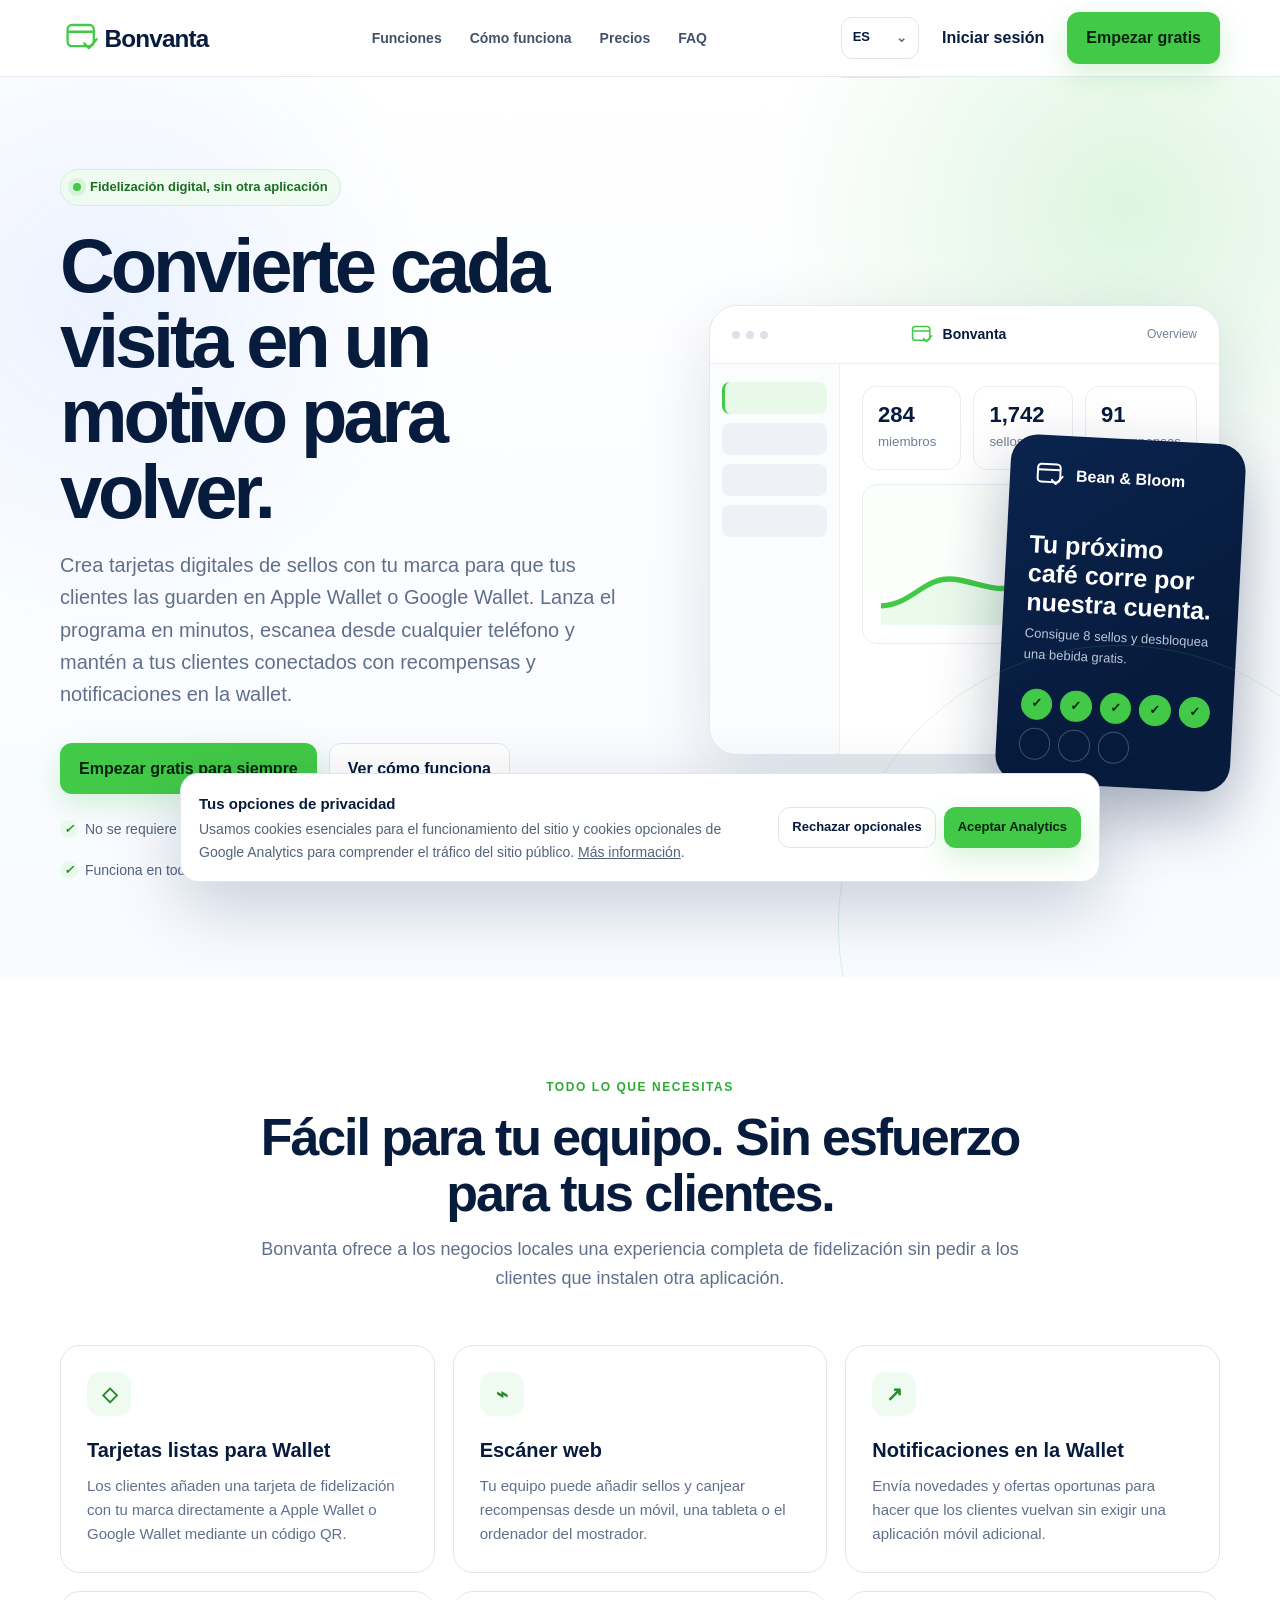
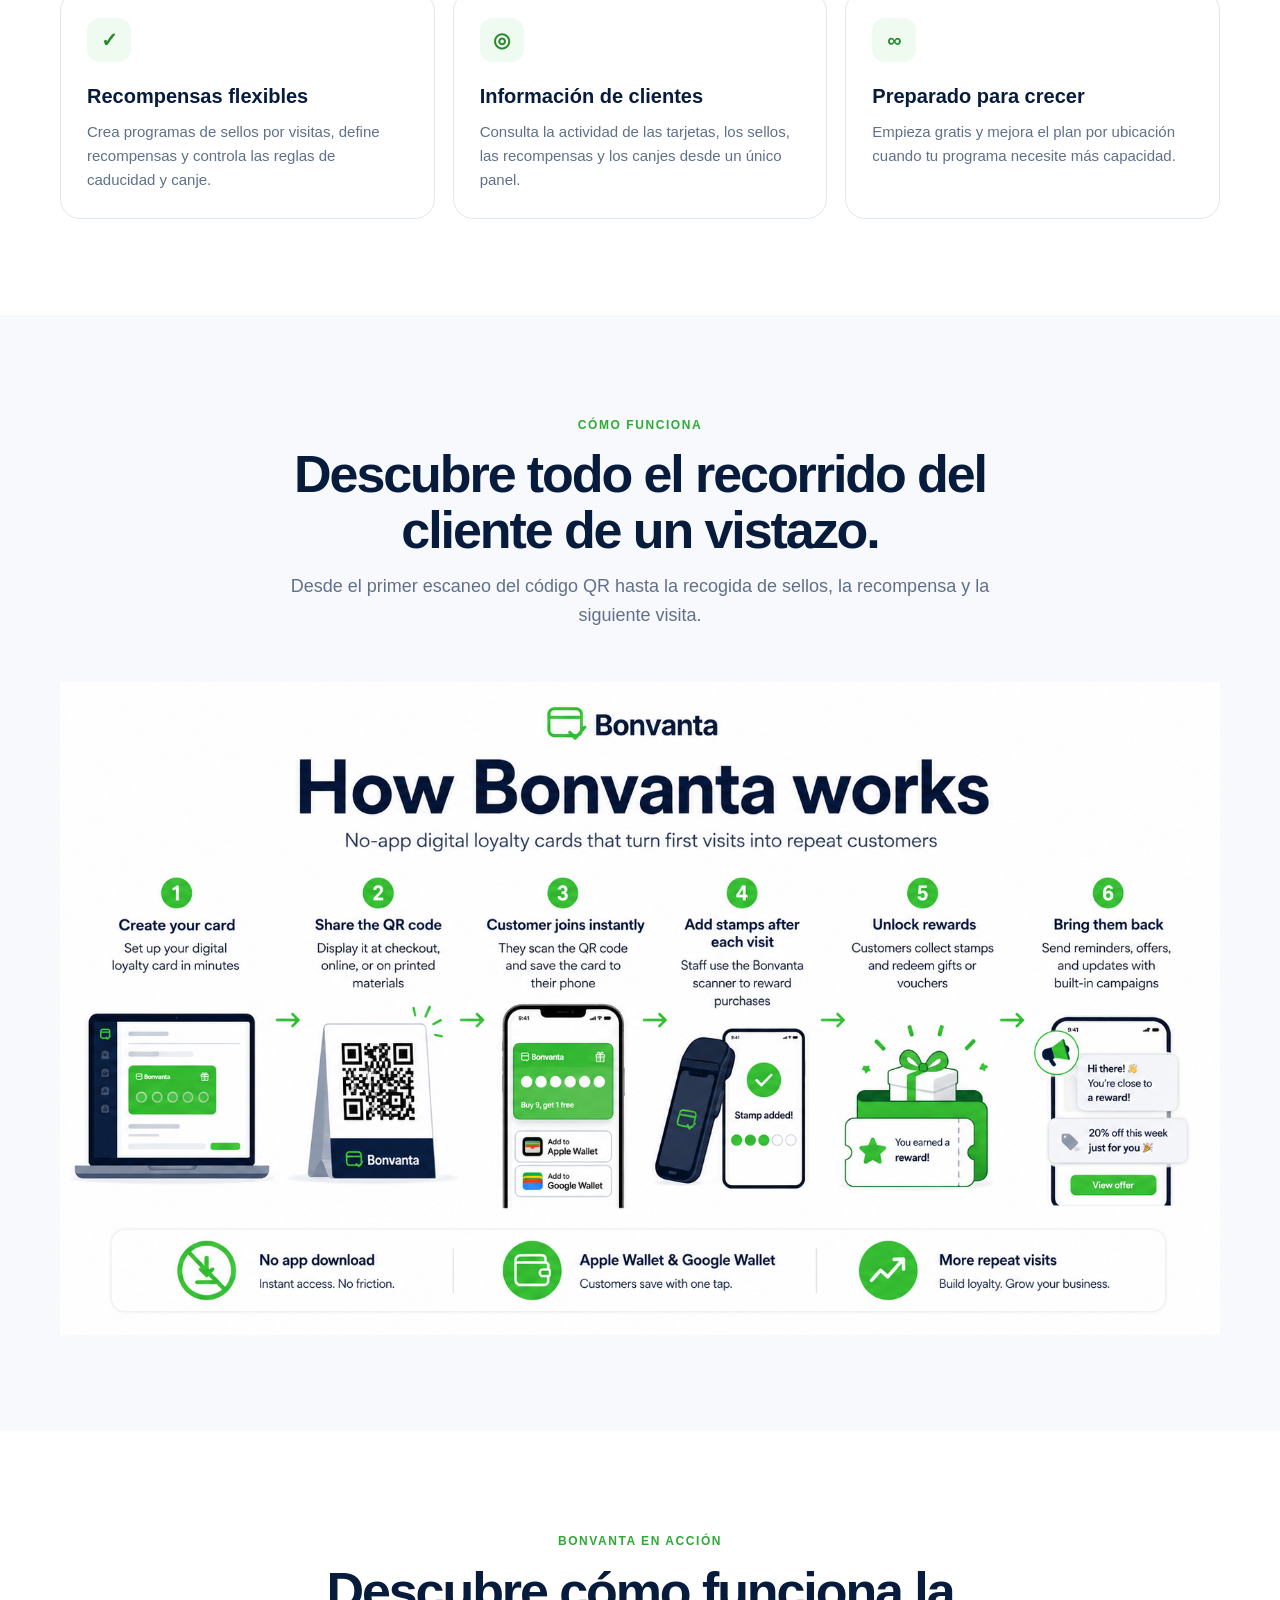
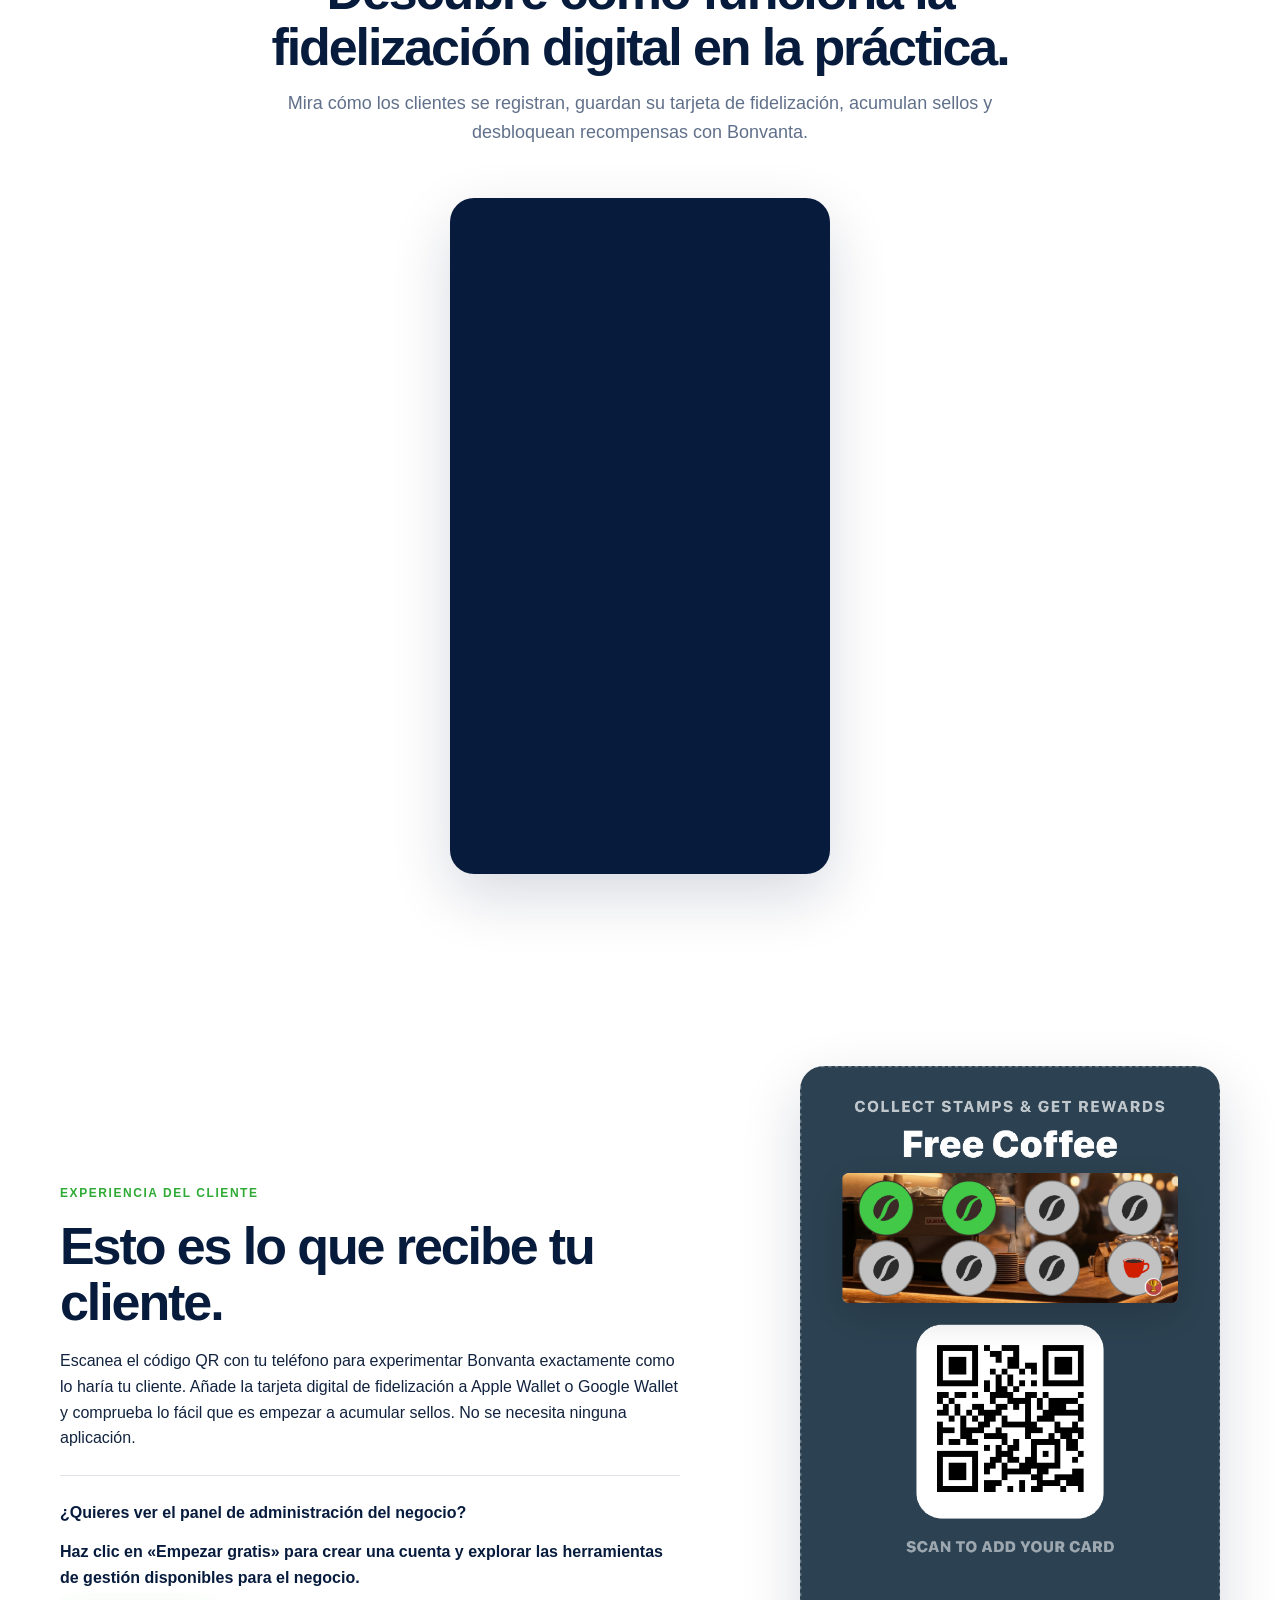
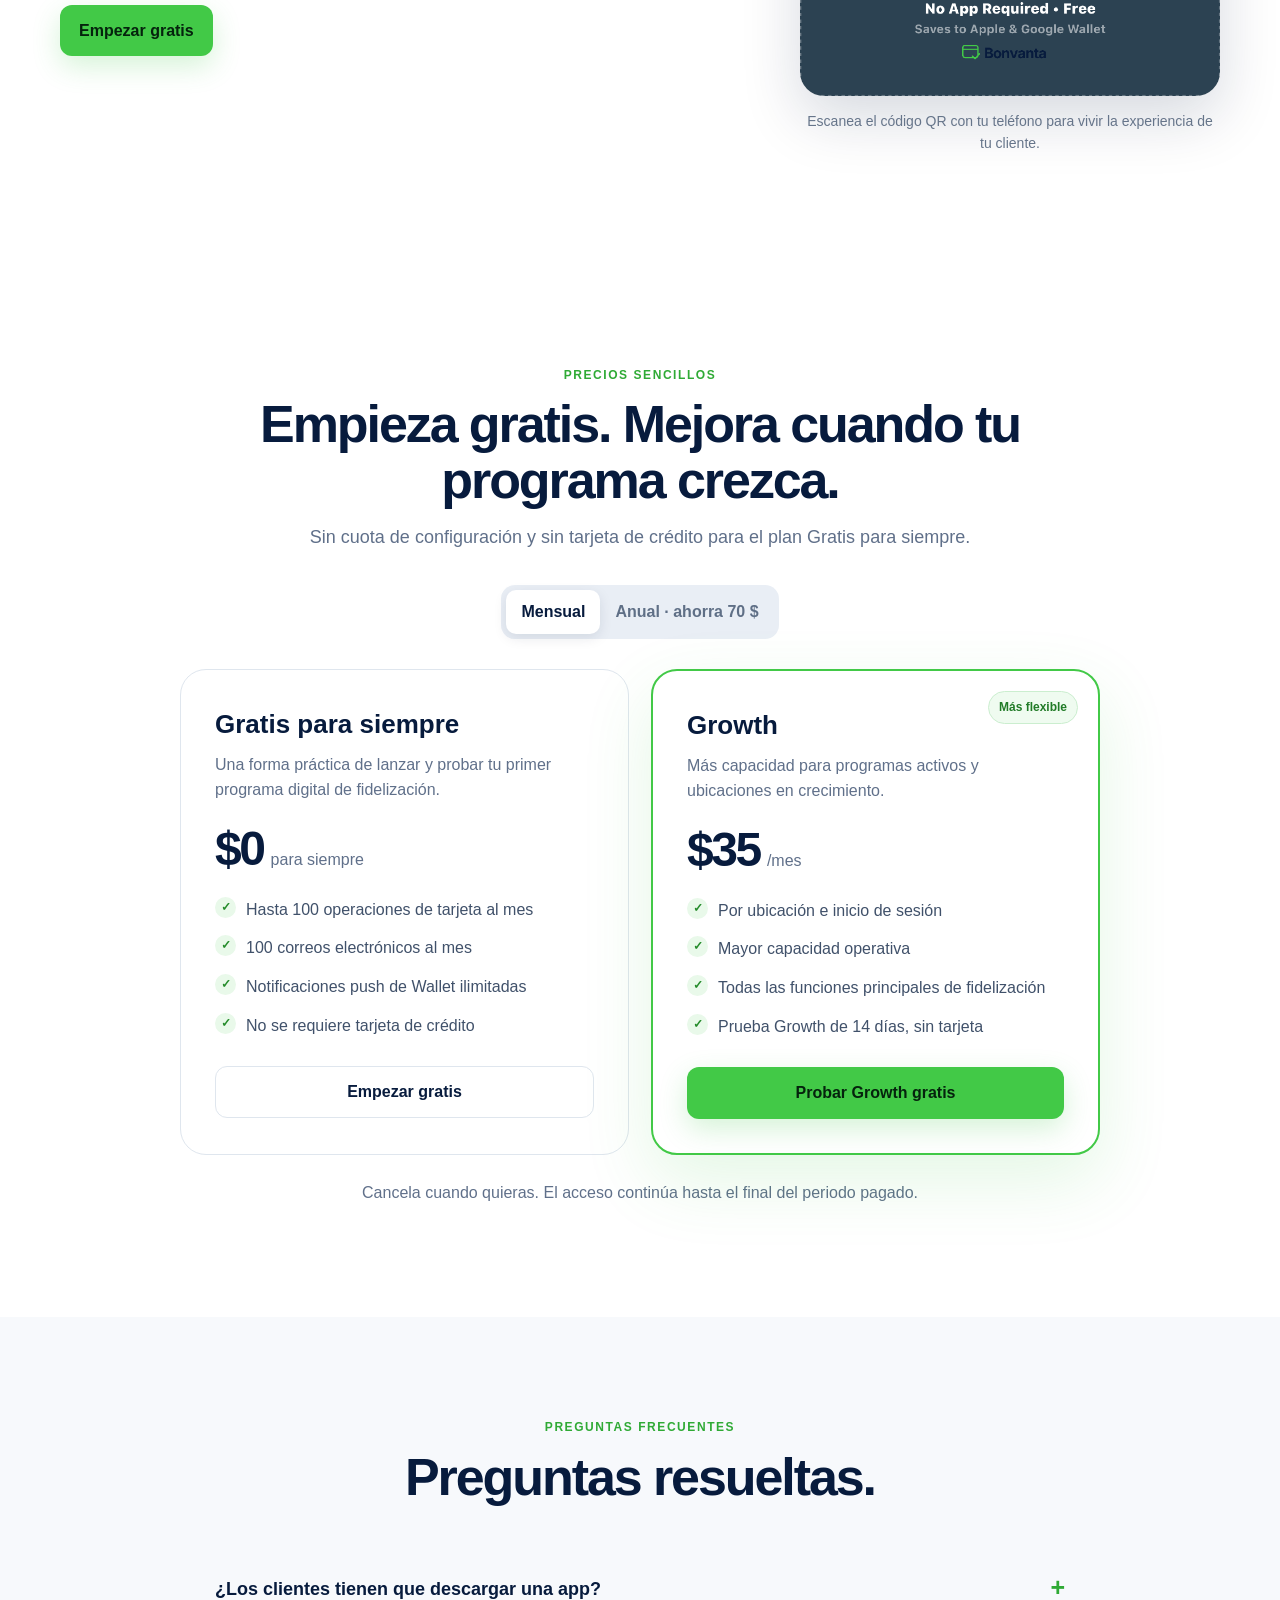
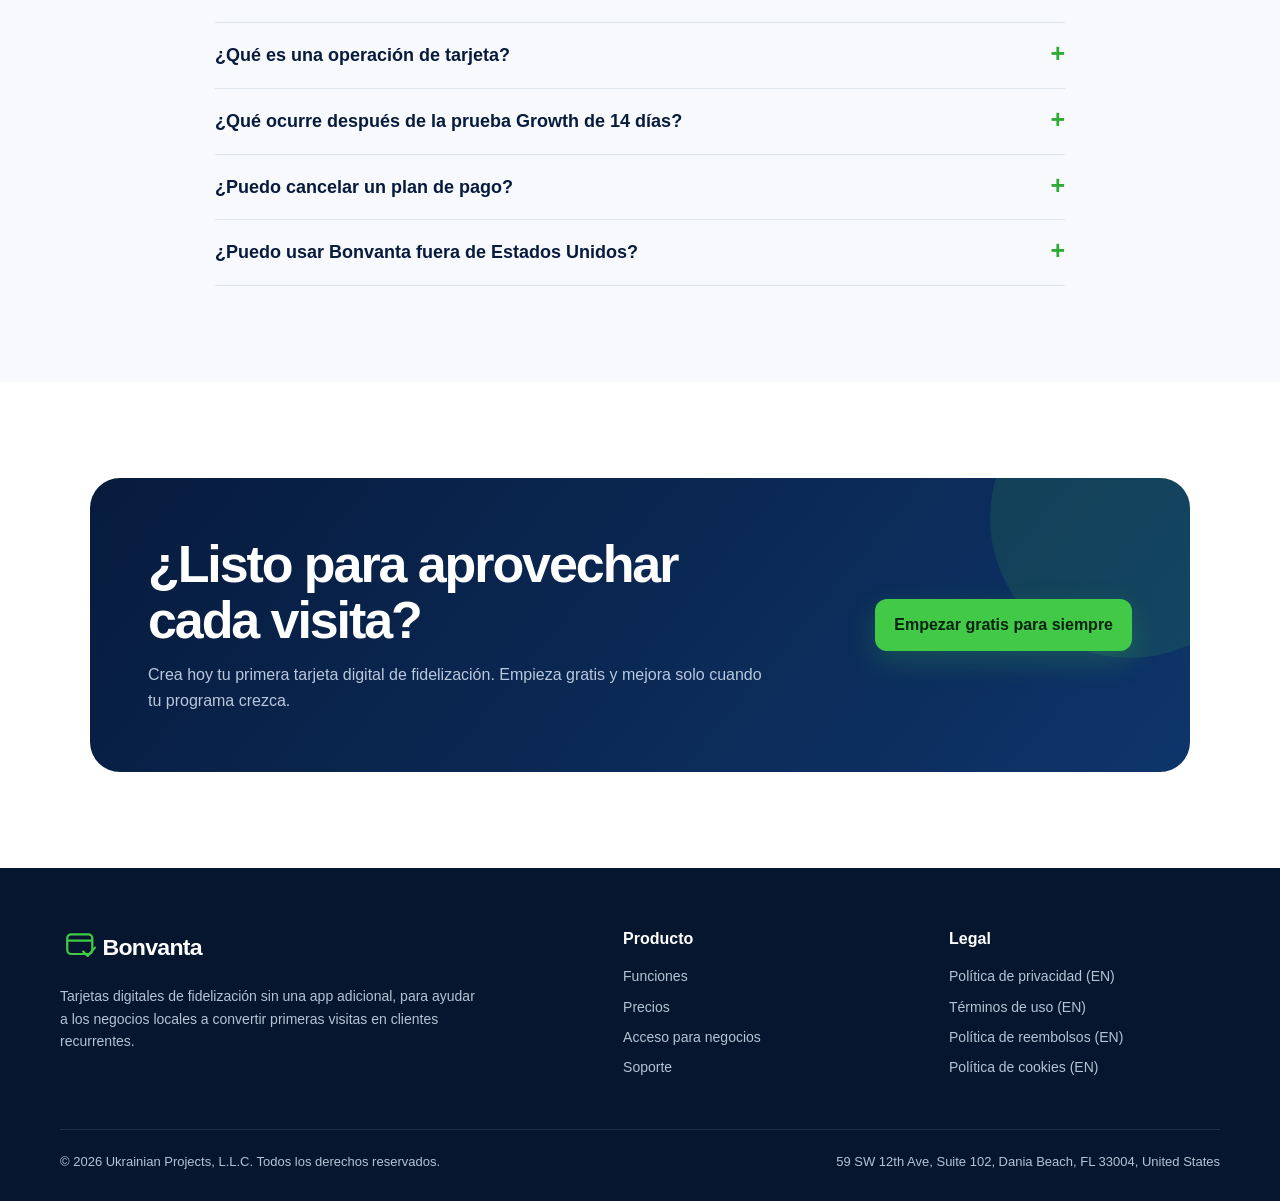
<file: es/index.html>
<!doctype html>
<html lang="es">
<head>
<!-- Google consent mode: analytics stays disabled until consent -->
<script>
  window.dataLayer = window.dataLayer || [];
  function gtag(){dataLayer.push(arguments);}
  gtag('consent', 'default', {
    'analytics_storage': 'denied',
    'ad_storage': 'denied',
    'ad_user_data': 'denied',
    'ad_personalization': 'denied',
    'wait_for_update': 500
  });
</script>
<!-- Google Tag Manager -->
<script>(function(w,d,s,l,i){w[l]=w[l]||[];w[l].push({'gtm.start':
new Date().getTime(),event:'gtm.js'});var f=d.getElementsByTagName(s)[0],
j=d.createElement(s),dl=l!='dataLayer'?'&l='+l:'';j.async=true;j.src=
'https://www.googletagmanager.com/gtm.js?id='+i+dl;f.parentNode.insertBefore(j,f);
})(window,document,'script','dataLayer','GTM-5XCBFMQP');</script>
<!-- End Google Tag Manager -->
<meta charset="utf-8">
<meta name="viewport" content="width=device-width, initial-scale=1">
<meta name="theme-color" content="#071b3d">
<link rel="icon" href="/favicon.ico">
<link rel="apple-touch-icon" href="/apple-touch-icon.png">
<link rel="stylesheet" href="/styles.css">
<link rel="canonical" href="https://bonvanta.com/es/">
<link rel="alternate" hreflang="en" href="https://bonvanta.com/">
<link rel="alternate" hreflang="de" href="https://bonvanta.com/de/">
<link rel="alternate" hreflang="es" href="https://bonvanta.com/es/">
<link rel="alternate" hreflang="fr" href="https://bonvanta.com/fr/">
<link rel="alternate" hreflang="x-default" href="https://bonvanta.com/">
<title>Bonvanta – Tarjetas digitales de fidelización sin app</title>
<meta name="description" content="Crea tarjetas digitales de sellos para Apple Wallet y Google Wallet. Sin necesidad de una app adicional. Empieza gratis con Bonvanta.">
<meta property="og:title" content="Bonvanta – Convierte cada visita en fidelidad">
<meta property="og:description" content="Tarjetas digitales de fidelización sin app para negocios locales.">
<meta property="og:type" content="website">
<meta property="og:url" content="https://bonvanta.com/es/">
<meta property="og:image" content="https://bonvanta.com/assets/how-bonvanta-works.png">

<style>
  .customer-demo {
    background: #ffffff;
  }

  .customer-demo-grid {
    display: grid;
    grid-template-columns:
      minmax(0, 1fr)
      minmax(280px, 420px);
    gap: 64px;
    align-items: center;
  }

  .customer-demo-copy {
    max-width: 620px;
  }

  .customer-demo-copy h2 {
    margin: 14px 0 18px;
  }

  .customer-demo-copy p {
    margin: 0 0 22px;
  }

  .customer-demo-note {
    margin-top: 24px;
    padding-top: 24px;
    border-top: 1px solid rgba(7, 27, 61, 0.12);
  }

  .customer-demo-note p {
    margin-bottom: 14px;
    font-weight: 600;
    color: #071b3d;
  }

  .customer-demo-image {
    display: block;
    width: 100%;
    max-width: 420px;
    margin: 0 auto;
    overflow: hidden;
    border-radius: 24px;
    box-shadow: 0 22px 60px rgba(7, 27, 61, 0.16);
  }

  .customer-demo-image img {
    display: block;
    width: 100%;
    height: auto;
  }

  .customer-demo-caption {
    margin-top: 14px;
    text-align: center;
    font-size: 14px;
    color: #66758a;
  }


  .video-showcase {
    background: #ffffff;
  }

  .video-showcase .section-head {
    max-width: 760px;
    margin-left: auto;
    margin-right: auto;
  }

  .bonvanta-video {
    width: min(100%, 380px);
    aspect-ratio: 9 / 16;
    margin: 34px auto 0;
    overflow: hidden;
    border-radius: 24px;
    background: #071b3d;
    box-shadow: 0 22px 60px rgba(7, 27, 61, 0.16);
  }

  .bonvanta-video iframe {
    display: block;
    width: 100%;
    height: 100%;
    border: 0;
  }

  @media (max-width: 860px) {
    .customer-demo-grid {
      grid-template-columns: 1fr;
      gap: 36px;
    }

    .customer-demo-copy {
      max-width: none;
      text-align: center;
    }

    .customer-demo-note {
      display: flex;
      flex-direction: column;
      align-items: center;
    }

    .customer-demo-image {
      max-width: 360px;
    }
  }
</style>
</head>
<body>
<!-- Google Tag Manager (noscript) -->
<noscript><iframe src="https://www.googletagmanager.com/ns.html?id=GTM-5XCBFMQP"
height="0" width="0" style="display:none;visibility:hidden"></iframe></noscript>
<!-- End Google Tag Manager (noscript) -->
<header class="site-header">
  <div class="container nav">
    <a class="brand" href="/es/" aria-label="Bonvanta home"><img src="/assets/bonvanta-logo.svg" alt="Bonvanta"></a>
    <nav class="nav-links" aria-label="Main navigation">
      <a href="/es/#features">Funciones</a>
      <a href="/es/#how-it-works">Cómo funciona</a>
      <a href="/es/#pricing">Precios</a>
      <a href="/es/#faq">FAQ</a>
    </nav>
    <div class="nav-actions">
      <details class="language-menu">
  <summary aria-label="Choose language">ES</summary>
  <div class="language-options"><a href="/" hreflang="en"><span>EN</span>English</a><a href="/de/" hreflang="de"><span>DE</span>Deutsch</a><a class="active" href="/es/" hreflang="es"><span>ES</span>Español</a><a href="/fr/" hreflang="fr"><span>FR</span>Français</a></div>
</details>
      <a class="btn btn-ghost" href="https://admin.bonvanta.com">Iniciar sesión</a>
      <a class="btn btn-primary" href="https://admin.bonvanta.com">Empezar gratis</a>
      <button class="mobile-toggle" aria-label="Abrir menú" aria-expanded="false">☰</button>
    </div>
  </div>
</header>
<main>
  <section class="hero">
    <div class="container hero-grid">
      <div class="hero-copy">
        <span class="eyebrow"><span class="eyebrow-dot"></span> Fidelización digital, sin otra aplicación</span>
        <h1>Convierte cada visita en un motivo para volver.</h1>
        <p>Crea tarjetas digitales de sellos con tu marca para que tus clientes las guarden en Apple Wallet o Google Wallet. Lanza el programa en minutos, escanea desde cualquier teléfono y mantén a tus clientes conectados con recompensas y notificaciones en la wallet.</p>
        <div class="hero-actions"><a class="btn btn-primary" href="https://admin.bonvanta.com">Empezar gratis para siempre</a><a class="btn btn-secondary" href="#how-it-works">Ver cómo funciona</a></div>
        <div class="hero-note"><span><i class="check">✓</i>No se requiere tarjeta</span><span><i class="check">✓</i>Sin una app de fidelización aparte</span><span><i class="check">✓</i>Funciona en todo el mundo</span></div>
      </div>
      <div class="product-stage" aria-label="Bonvanta product preview">
        <div class="dashboard"><div class="dash-top"><div class="dots"><i></i><i></i><i></i></div><div class="mini-brand"><img src="/assets/bonvanta-icon.svg" alt="">Bonvanta</div><span style="font-size:12px;color:#74839a">Overview</span></div><div class="dash-body"><div class="sidebar"><div class="side-item active"></div><div class="side-item"></div><div class="side-item"></div><div class="side-item"></div></div><div class="content"><div class="stats"><div class="stat"><b>284</b><small>miembros</small></div><div class="stat"><b>1,742</b><small>sellos</small></div><div class="stat"><b>91</b><small>recompensas</small></div></div><div class="chart"><svg viewBox="0 0 500 160" preserveAspectRatio="none" aria-hidden="true"><path d="M0 135 C60 132 72 92 132 101 S218 128 258 82 S346 42 390 61 S452 31 500 22" fill="none" stroke="#42c947" stroke-width="7" stroke-linecap="round"/><path d="M0 135 C60 132 72 92 132 101 S218 128 258 82 S346 42 390 61 S452 31 500 22 L500 160 L0 160Z" fill="rgba(66,201,71,.10)"/></svg></div></div></div></div>
        <div class="wallet-card"><div class="wc-logo"><img src="/assets/bonvanta-icon.svg" alt=""> Bean &amp; Bloom</div><h3>Tu próximo café corre por nuestra cuenta.</h3><p>Consigue 8 sellos y desbloquea una bebida gratis.</p><div class="stamps"><span class="stamp filled">✓</span><span class="stamp filled">✓</span><span class="stamp filled">✓</span><span class="stamp filled">✓</span><span class="stamp filled">✓</span><span class="stamp"></span><span class="stamp"></span><span class="stamp"></span></div></div>
      </div>
    </div>
  </section>
  <section class="section" id="features"><div class="container"><div class="section-head"><span class="kicker">Todo lo que necesitas</span><h2>Fácil para tu equipo. Sin esfuerzo para tus clientes.</h2><p>Bonvanta ofrece a los negocios locales una experiencia completa de fidelización sin pedir a los clientes que instalen otra aplicación.</p></div><div class="feature-grid"><article class="feature"><div class="feature-icon">◇</div><h3>Tarjetas listas para Wallet</h3><p>Los clientes añaden una tarjeta de fidelización con tu marca directamente a Apple Wallet o Google Wallet mediante un código QR.</p></article><article class="feature"><div class="feature-icon">⌁</div><h3>Escáner web</h3><p>Tu equipo puede añadir sellos y canjear recompensas desde un móvil, una tableta o el ordenador del mostrador.</p></article><article class="feature"><div class="feature-icon">↗</div><h3>Notificaciones en la Wallet</h3><p>Envía novedades y ofertas oportunas para hacer que los clientes vuelvan sin exigir una aplicación móvil adicional.</p></article><article class="feature"><div class="feature-icon">✓</div><h3>Recompensas flexibles</h3><p>Crea programas de sellos por visitas, define recompensas y controla las reglas de caducidad y canje.</p></article><article class="feature"><div class="feature-icon">◎</div><h3>Información de clientes</h3><p>Consulta la actividad de las tarjetas, los sellos, las recompensas y los canjes desde un único panel.</p></article><article class="feature"><div class="feature-icon">∞</div><h3>Preparado para crecer</h3><p>Empieza gratis y mejora el plan por ubicación cuando tu programa necesite más capacidad.</p></article></div></div></section>
  <section
    class="section section-alt"
    id="how-it-works"
  >
    <div class="container">
      <div class="section-head">
        <span class="kicker">
          Cómo funciona
        </span>

        <h2>
          Descubre todo el recorrido del cliente de un vistazo.
        </h2>

        <p>
          Desde el primer escaneo del código QR hasta la recogida
          de sellos, la recompensa y la siguiente visita.
        </p>
      </div>

      <div class="how-visual">
        <img
          src="/assets/how-bonvanta-works.png"
          alt="Guía visual que muestra cómo los clientes se unen a Bonvanta, guardan su tarjeta de fidelización, acumulan sellos, desbloquean recompensas y vuelven"
          loading="lazy"
        >
      </div>
    </div>
  </section>

  <section class="section video-showcase" id="video">
    <div class="container">
      <div class="section-head">
        <span class="kicker">Bonvanta en acción</span>

        <h2>Descubre cómo funciona la fidelización digital en la práctica.</h2>

        <p>
          Mira cómo los clientes se registran, guardan su tarjeta de
          fidelización, acumulan sellos y desbloquean recompensas con Bonvanta.
        </p>
      </div>

      <div class="bonvanta-video">
        <iframe
          src="https://www.youtube.com/embed/BaYCcCdB-Es?rel=0&amp;playsinline=1"
          title="Cómo funciona Bonvanta"
          loading="lazy"
          allow="accelerometer; autoplay; clipboard-write; encrypted-media; gyroscope; picture-in-picture; web-share"
          referrerpolicy="strict-origin-when-cross-origin"
          allowfullscreen
        ></iframe>
      </div>
    </div>
  </section>

  <section
    class="section customer-demo"
    id="customer-demo"
  >
    <div class="container customer-demo-grid">
      <div class="customer-demo-copy">
        <span class="kicker">
          Experiencia del cliente
        </span>

        <h2>Esto es lo que recibe tu cliente.</h2>

        <p>
          Escanea el código QR con tu teléfono para experimentar
          Bonvanta exactamente como lo haría tu cliente. Añade la
          tarjeta digital de fidelización a Apple Wallet o Google
          Wallet y comprueba lo fácil que es empezar a acumular
          sellos. No se necesita ninguna aplicación.
        </p>

        <div class="customer-demo-note">
          <p>
            ¿Quieres ver el panel de administración del negocio?
          </p>

          <p>
            Haz clic en «Empezar gratis» para crear una cuenta y
            explorar las herramientas de gestión disponibles para
            el negocio.
          </p>

          <a
            class="btn btn-primary"
            href="https://admin.bonvanta.com"
          >
            Empezar gratis
          </a>
        </div>
      </div>

      <div>
        <div class="customer-demo-image">
          <img
            src="/assets/bonvanta-demo-qr.png"
            alt="Tarjeta digital de fidelización Bean and Bloom con un código QR para escanear"
            loading="lazy"
          >
        </div>

        <p class="customer-demo-caption">
          Escanea el código QR con tu teléfono para vivir
          la experiencia de tu cliente.
        </p>
      </div>
    </div>
  </section>
  <section class="section" id="pricing"><div class="container pricing-wrap"><div class="section-head"><span class="kicker">Precios sencillos</span><h2>Empieza gratis. Mejora cuando tu programa crezca.</h2><p>Sin cuota de configuración y sin tarjeta de crédito para el plan Gratis para siempre.</p></div><div class="billing-toggle"><div class="toggle" aria-label="Billing period"><button data-billing="monthly">Mensual</button><button class="active" data-billing="annual">Anual · ahorra 70 $</button></div></div><div class="price-grid"><article class="price-card"><h3>Gratis para siempre</h3><div class="price-sub">Una forma práctica de lanzar y probar tu primer programa digital de fidelización.</div><div class="price"><strong>$0</strong><span>para siempre</span></div><ul class="price-list"><li>Hasta 100 operaciones de tarjeta al mes</li><li>100 correos electrónicos al mes</li><li>Notificaciones push de Wallet ilimitadas</li><li>No se requiere tarjeta de crédito</li></ul><a class="btn btn-secondary" href="https://admin.bonvanta.com">Empezar gratis</a></article><article class="price-card featured"><span class="popular">Más flexible</span><h3>Growth</h3><div class="price-sub">Más capacidad para programas activos y ubicaciones en crecimiento.</div><div class="price"><strong data-price>$350</strong><span data-cadence>/año</span></div><ul class="price-list"><li>Por ubicación e inicio de sesión</li><li>Mayor capacidad operativa</li><li>Todas las funciones principales de fidelización</li><li>Prueba Growth de 14 días, sin tarjeta</li></ul><a class="btn btn-primary" href="https://admin.bonvanta.com">Probar Growth gratis</a></article></div><p class="trial-note" data-annual-note>Ahorra 70 $ frente a la facturación mensual.</p></div></section>
  <section class="section section-alt" id="faq"><div class="container"><div class="section-head"><span class="kicker">Preguntas frecuentes</span><h2>Preguntas resueltas.</h2></div><div class="faq"><details><summary>¿Los clientes tienen que descargar una app?</summary><p>No. Los clientes abren tu enlace QR y guardan la tarjeta de fidelización en Apple Wallet o Google Wallet. No necesitan una aplicación Bonvanta independiente.</p></details><details><summary>¿Qué es una operación de tarjeta?</summary><p>Es una actividad procesada para una tarjeta de fidelización, como emitirla o actualizarla. El panel muestra el uso del periodo actual.</p></details><details><summary>¿Qué ocurre después de la prueba Growth de 14 días?</summary><p>No se realiza ningún cobro automático. Si no eliges un plan de pago, la cuenta vuelve a Gratis para siempre y queda sujeta a sus límites.</p></details><details><summary>¿Puedo cancelar un plan de pago?</summary><p>Sí. Puedes cancelarlo en cualquier momento. El acceso continúa hasta el final del periodo pagado, de acuerdo con los Términos y la Política de reembolsos.</p></details><details><summary>¿Puedo usar Bonvanta fuera de Estados Unidos?</summary><p>Sí. Bonvanta está disponible en todo el mundo, sujeto a la legislación local, la disponibilidad de las wallets y la compatibilidad de pagos.</p></details></div></div></section>
  <section class="section"><div class="container"><div class="cta"><div><h2>¿Listo para aprovechar cada visita?</h2><p>Crea hoy tu primera tarjeta digital de fidelización. Empieza gratis y mejora solo cuando tu programa crezca.</p></div><a class="btn btn-primary" href="https://admin.bonvanta.com">Empezar gratis para siempre</a></div></div></section>
</main>
<footer class="site-footer">
  <div class="container">
    <div class="footer-grid">
      <div class="footer-brand">
        <img src="/assets/bonvanta-logo-white.svg" alt="Bonvanta">
        <p>Tarjetas digitales de fidelización sin una app adicional, para ayudar a los negocios locales a convertir primeras visitas en clientes recurrentes.</p>
      </div>
      <div class="footer-col">
        <h4>Producto</h4>
        <a href="/es/#features">Funciones</a>
        <a href="/es/#pricing">Precios</a>
        <a href="https://admin.bonvanta.com">Acceso para negocios</a>
        <a href="/es/contact/">Soporte</a>
      </div>
      <div class="footer-col">
        <h4>Legal</h4>
        <a href="/privacy.html">Política de privacidad (EN)</a>
        <a href="/terms.html">Términos de uso (EN)</a>
        <a href="/refunds.html">Política de reembolsos (EN)</a>
        <a href="/cookies.html">Política de cookies (EN)</a>
      </div>
    </div>
    <div class="footer-bottom">
      <span>© 2026 Ukrainian Projects, L.L.C. Todos los derechos reservados.</span>
      <span>59 SW 12th Ave, Suite 102, Dania Beach, FL 33004, United States</span>
    </div>
  </div>
</footer>
<div class="cookie-banner" role="dialog" aria-label="Preferencias de cookies">
  <p><strong>Tus opciones de privacidad</strong>Usamos cookies esenciales para el funcionamiento del sitio y cookies opcionales de Google Analytics para comprender el tráfico del sitio público. <a href="/cookies.html" style="text-decoration:underline">Más información</a>.</p>
  <div class="cookie-actions">
    <button class="btn btn-secondary" data-cookie-reject>Rechazar opcionales</button>
    <button class="btn btn-primary" data-cookie-accept>Aceptar Analytics</button>
  </div>
</div>
<script src="/script.js"></script>
</body></html>
</file>
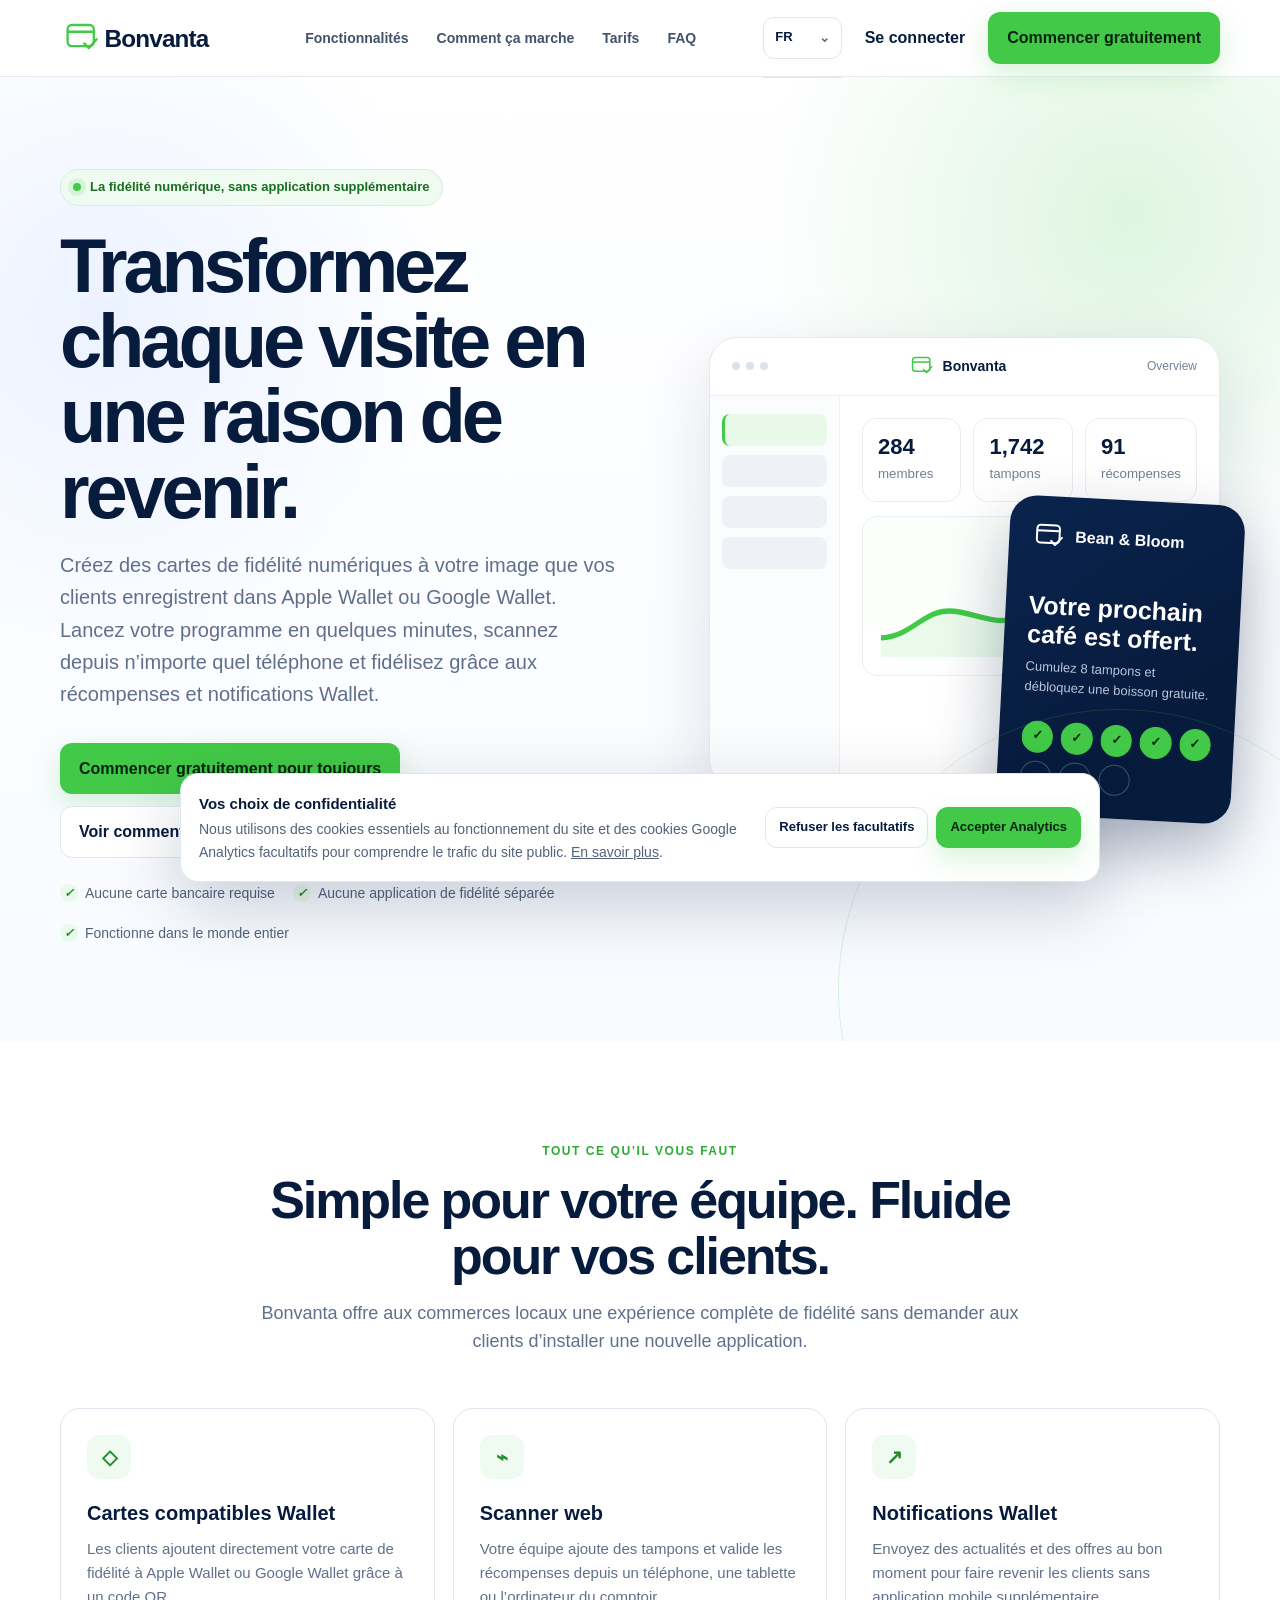
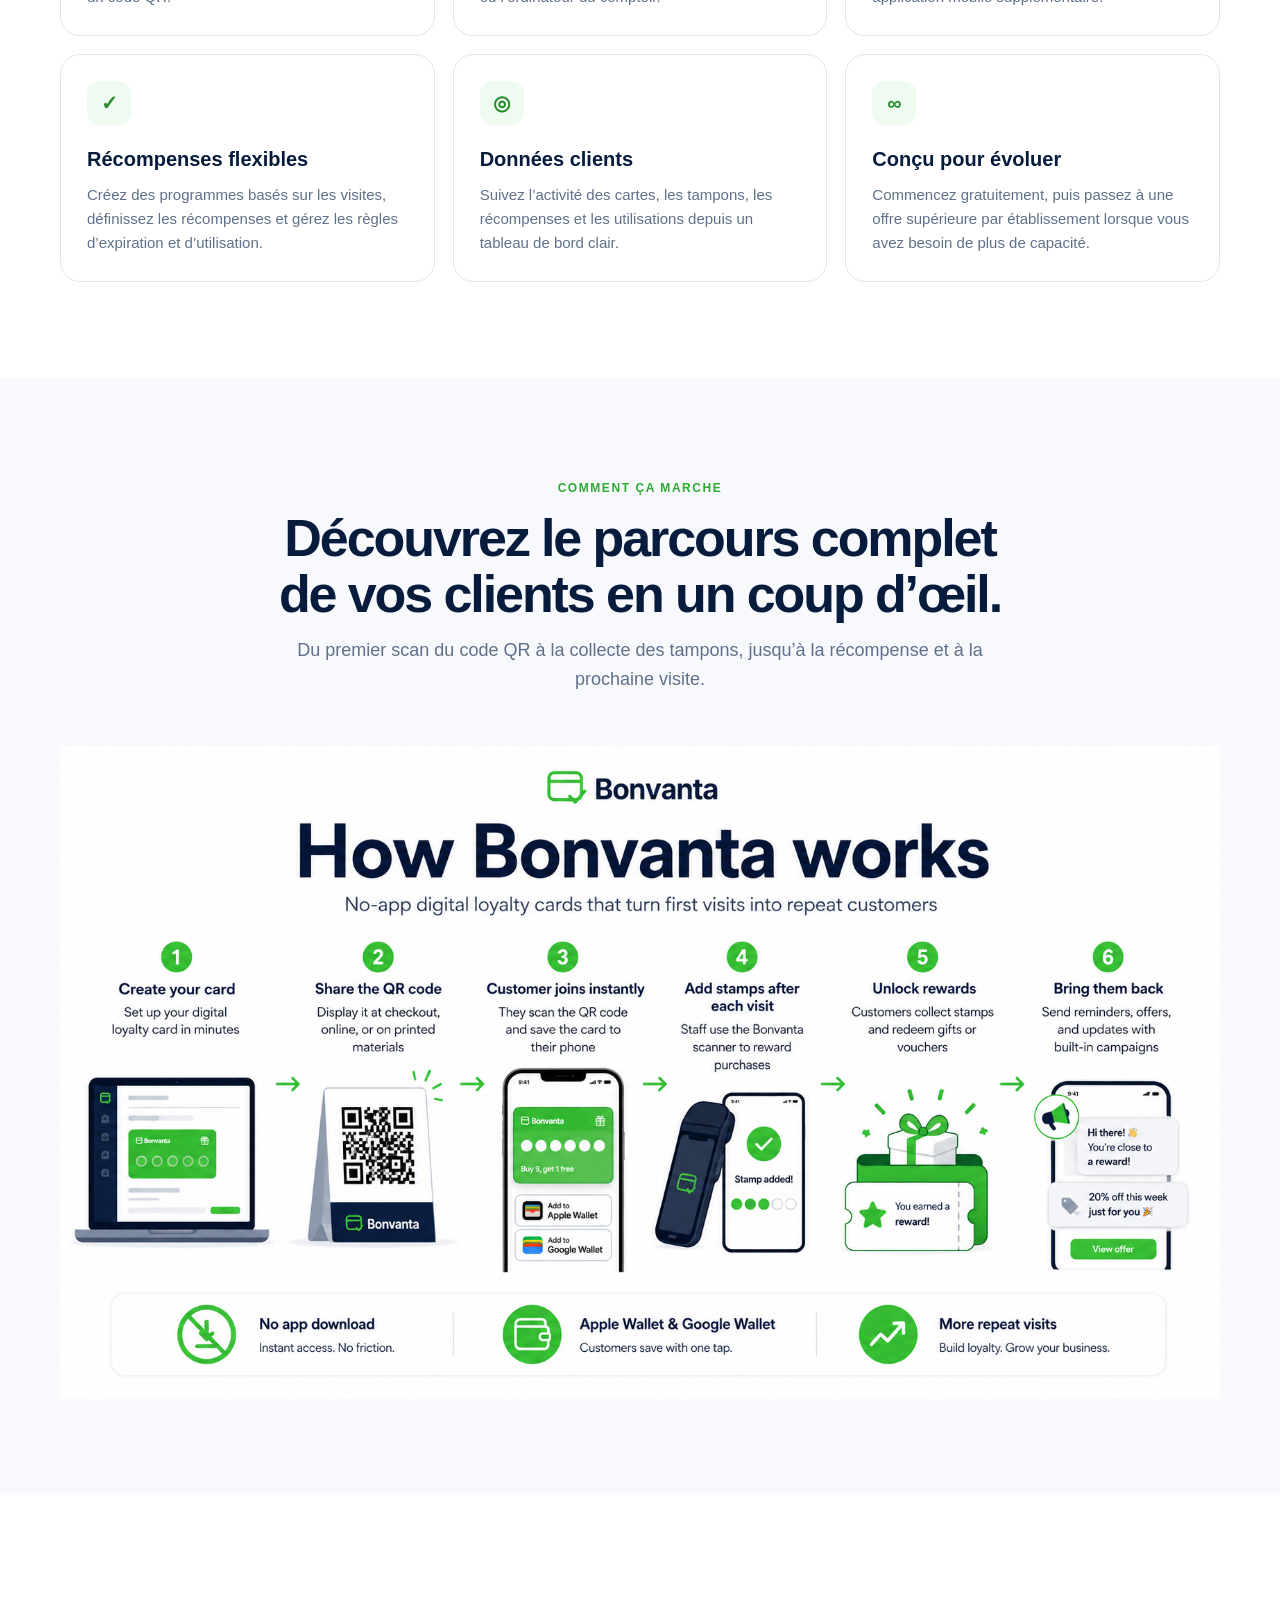
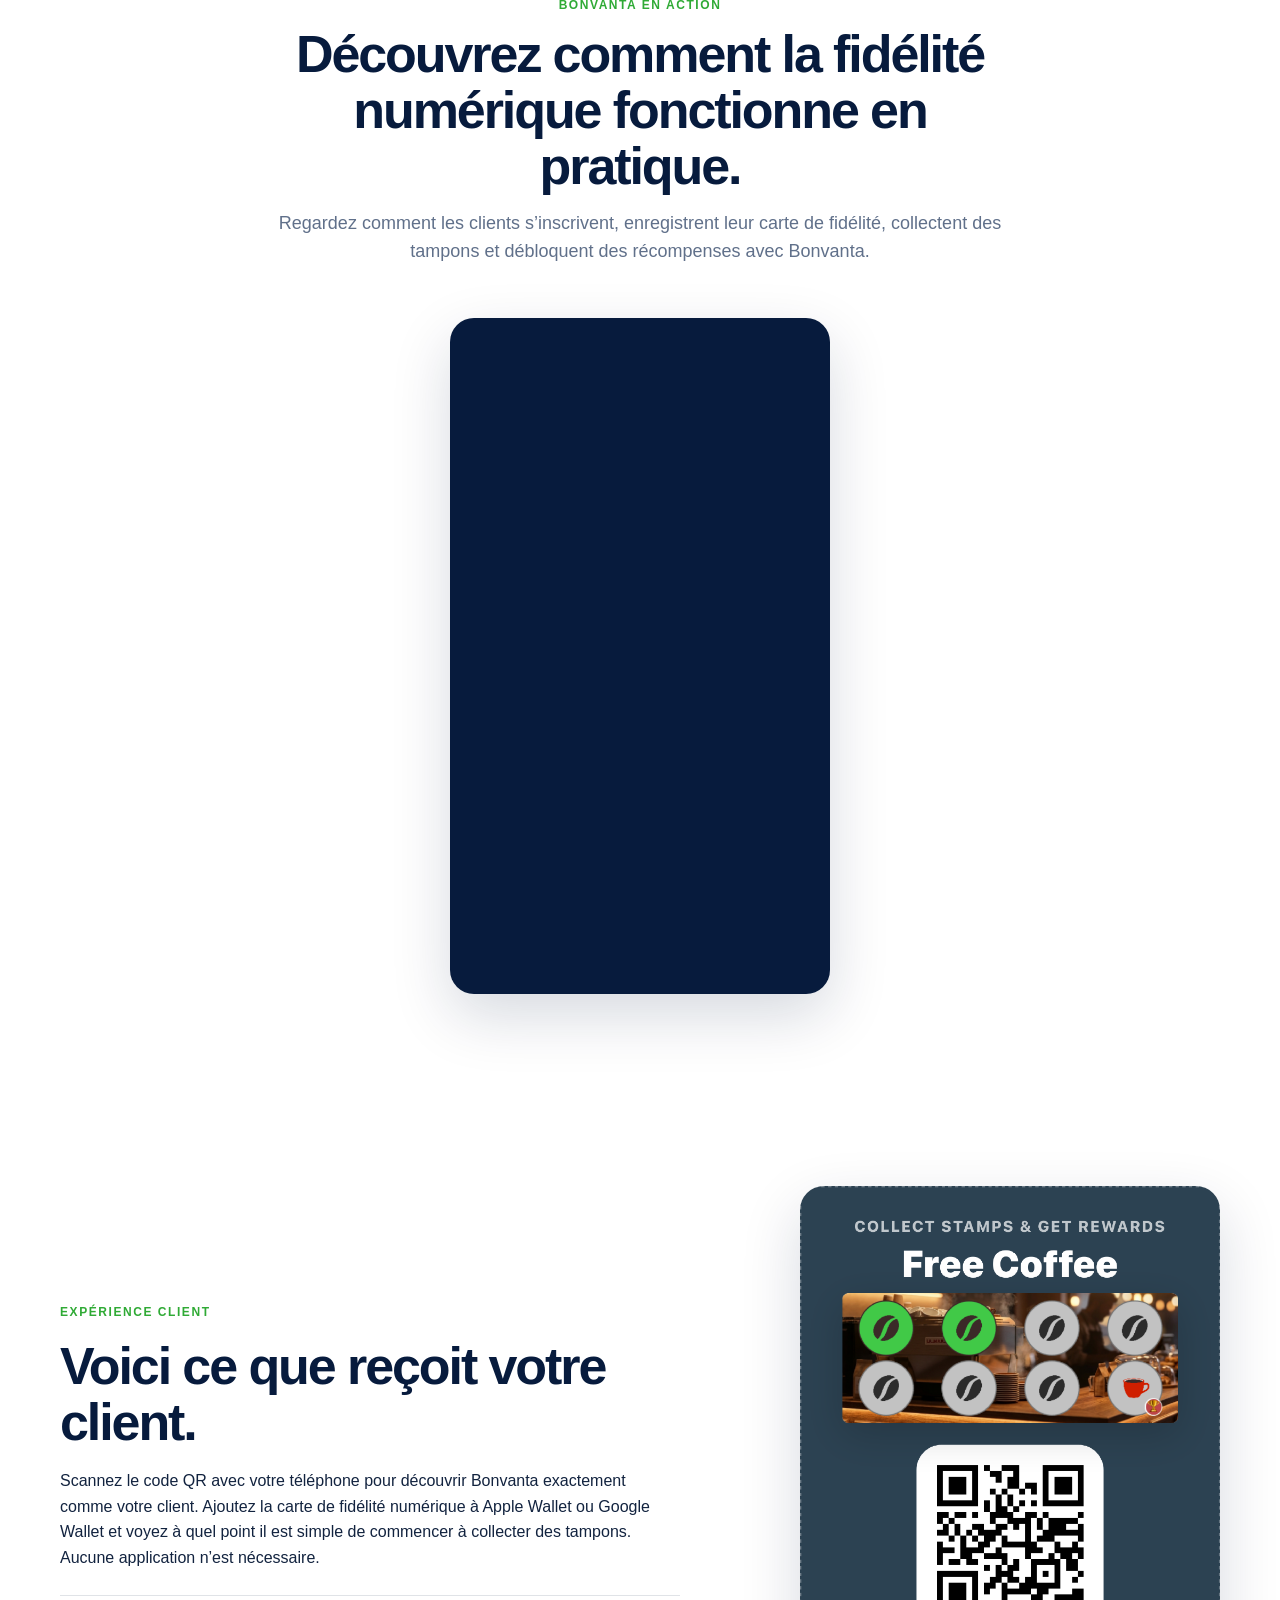
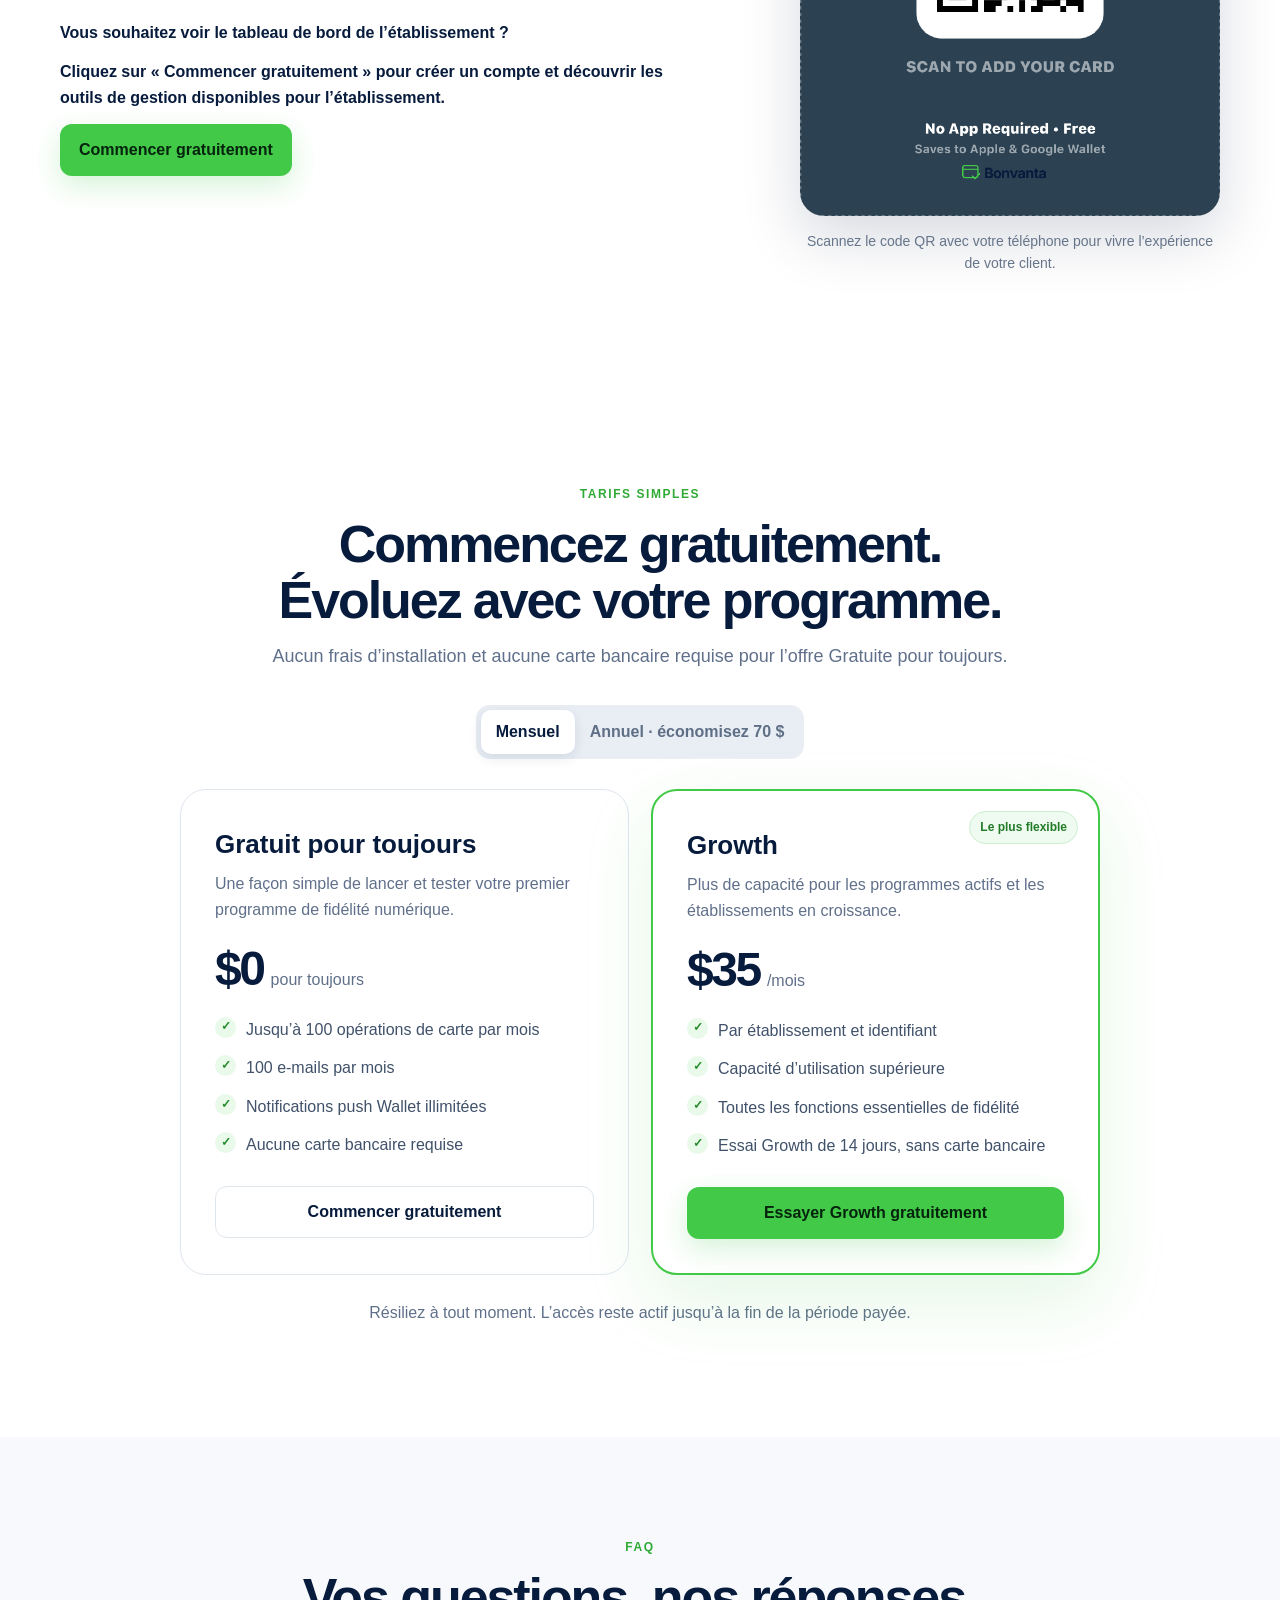
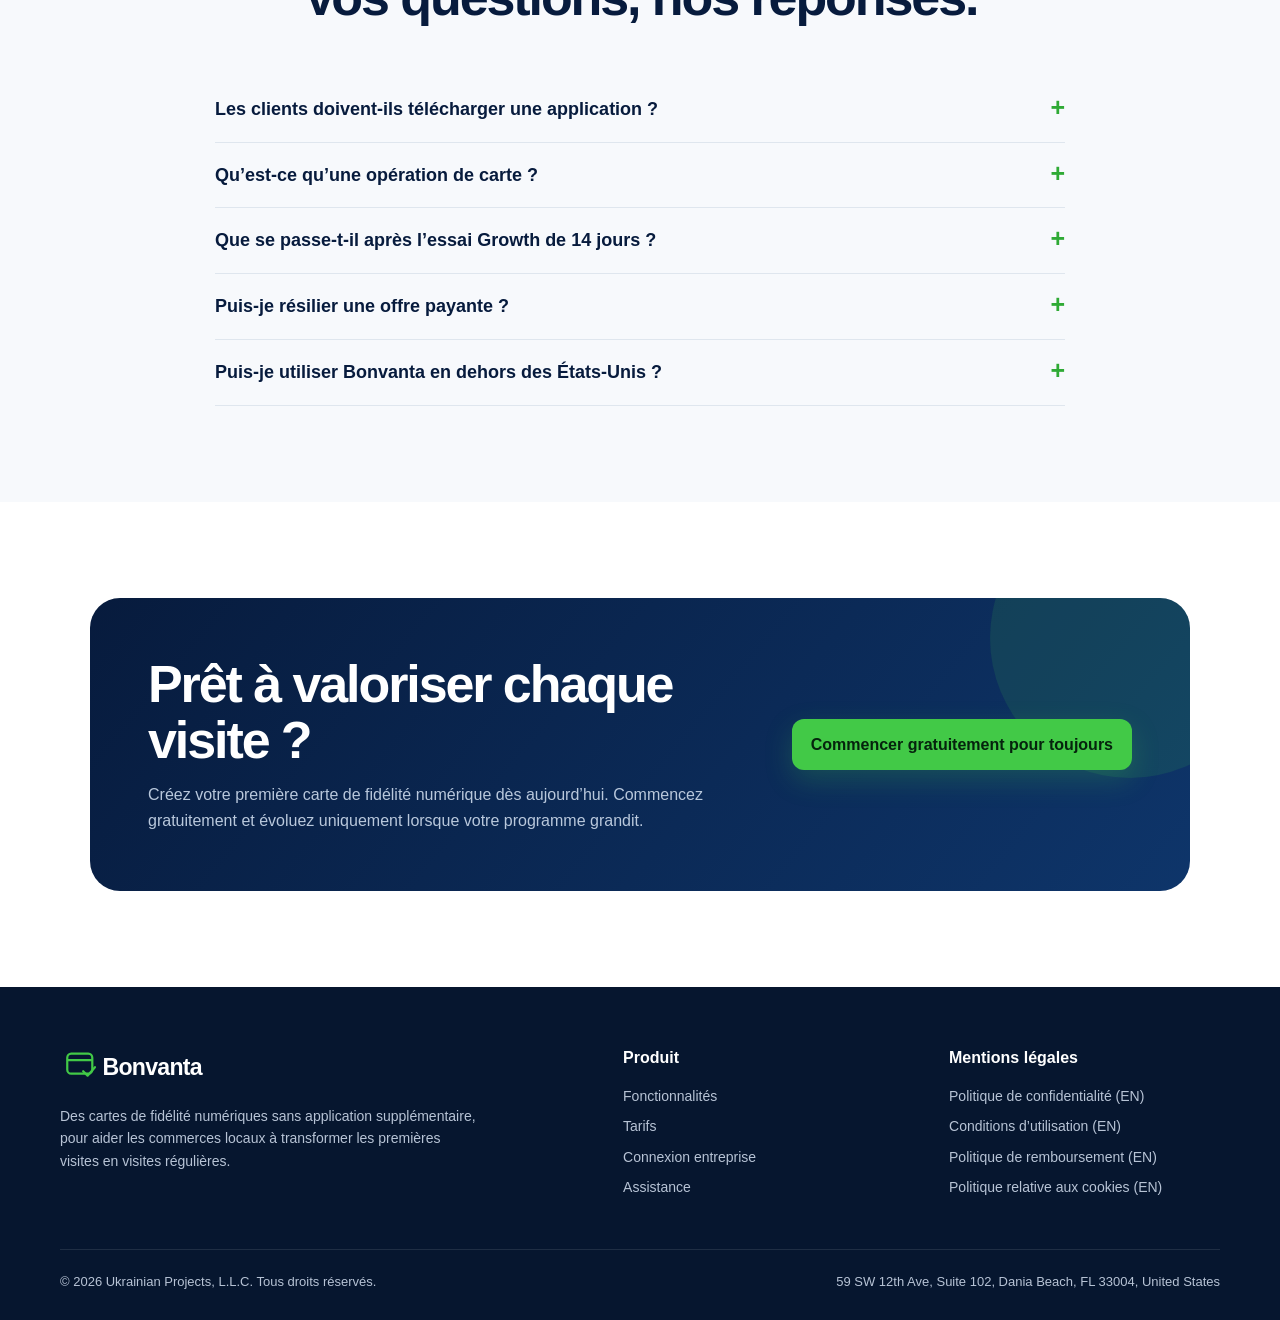
<file: fr/index.html>
<!doctype html>
<html lang="fr">
<head>
<!-- Google consent mode: analytics stays disabled until consent -->
<script>
  window.dataLayer = window.dataLayer || [];
  function gtag(){dataLayer.push(arguments);}
  gtag('consent', 'default', {
    'analytics_storage': 'denied',
    'ad_storage': 'denied',
    'ad_user_data': 'denied',
    'ad_personalization': 'denied',
    'wait_for_update': 500
  });
</script>
<!-- Google Tag Manager -->
<script>(function(w,d,s,l,i){w[l]=w[l]||[];w[l].push({'gtm.start':
new Date().getTime(),event:'gtm.js'});var f=d.getElementsByTagName(s)[0],
j=d.createElement(s),dl=l!='dataLayer'?'&l='+l:'';j.async=true;j.src=
'https://www.googletagmanager.com/gtm.js?id='+i+dl;f.parentNode.insertBefore(j,f);
})(window,document,'script','dataLayer','GTM-5XCBFMQP');</script>
<!-- End Google Tag Manager -->
<meta charset="utf-8">
<meta name="viewport" content="width=device-width, initial-scale=1">
<meta name="theme-color" content="#071b3d">
<link rel="icon" href="/favicon.ico">
<link rel="apple-touch-icon" href="/apple-touch-icon.png">
<link rel="stylesheet" href="/styles.css">
<link rel="canonical" href="https://bonvanta.com/fr/">
<link rel="alternate" hreflang="en" href="https://bonvanta.com/">
<link rel="alternate" hreflang="de" href="https://bonvanta.com/de/">
<link rel="alternate" hreflang="es" href="https://bonvanta.com/es/">
<link rel="alternate" hreflang="fr" href="https://bonvanta.com/fr/">
<link rel="alternate" hreflang="x-default" href="https://bonvanta.com/">
<title>Bonvanta – Cartes de fidélité numériques sans application</title>
<meta name="description" content="Créez des cartes de fidélité numériques pour Apple Wallet et Google Wallet. Aucune application supplémentaire requise. Commencez gratuitement avec Bonvanta.">
<meta property="og:title" content="Bonvanta – Transformez chaque visite en fidélité">
<meta property="og:description" content="Des cartes de fidélité numériques sans application pour les commerces locaux.">
<meta property="og:type" content="website">
<meta property="og:url" content="https://bonvanta.com/fr/">
<meta property="og:image" content="https://bonvanta.com/assets/how-bonvanta-works.png">

<style>
  .customer-demo {
    background: #ffffff;
  }

  .customer-demo-grid {
    display: grid;
    grid-template-columns:
      minmax(0, 1fr)
      minmax(280px, 420px);
    gap: 64px;
    align-items: center;
  }

  .customer-demo-copy {
    max-width: 620px;
  }

  .customer-demo-copy h2 {
    margin: 14px 0 18px;
  }

  .customer-demo-copy p {
    margin: 0 0 22px;
  }

  .customer-demo-note {
    margin-top: 24px;
    padding-top: 24px;
    border-top: 1px solid rgba(7, 27, 61, 0.12);
  }

  .customer-demo-note p {
    margin-bottom: 14px;
    font-weight: 600;
    color: #071b3d;
  }

  .customer-demo-image {
    display: block;
    width: 100%;
    max-width: 420px;
    margin: 0 auto;
    overflow: hidden;
    border-radius: 24px;
    box-shadow: 0 22px 60px rgba(7, 27, 61, 0.16);
  }

  .customer-demo-image img {
    display: block;
    width: 100%;
    height: auto;
  }

  .customer-demo-caption {
    margin-top: 14px;
    text-align: center;
    font-size: 14px;
    color: #66758a;
  }


  .video-showcase {
    background: #ffffff;
  }

  .video-showcase .section-head {
    max-width: 760px;
    margin-left: auto;
    margin-right: auto;
  }

  .bonvanta-video {
    width: min(100%, 380px);
    aspect-ratio: 9 / 16;
    margin: 34px auto 0;
    overflow: hidden;
    border-radius: 24px;
    background: #071b3d;
    box-shadow: 0 22px 60px rgba(7, 27, 61, 0.16);
  }

  .bonvanta-video iframe {
    display: block;
    width: 100%;
    height: 100%;
    border: 0;
  }

  @media (max-width: 860px) {
    .customer-demo-grid {
      grid-template-columns: 1fr;
      gap: 36px;
    }

    .customer-demo-copy {
      max-width: none;
      text-align: center;
    }

    .customer-demo-note {
      display: flex;
      flex-direction: column;
      align-items: center;
    }

    .customer-demo-image {
      max-width: 360px;
    }
  }
</style>
</head>
<body>
<!-- Google Tag Manager (noscript) -->
<noscript><iframe src="https://www.googletagmanager.com/ns.html?id=GTM-5XCBFMQP"
height="0" width="0" style="display:none;visibility:hidden"></iframe></noscript>
<!-- End Google Tag Manager (noscript) -->
<header class="site-header">
  <div class="container nav">
    <a class="brand" href="/fr/" aria-label="Bonvanta home"><img src="/assets/bonvanta-logo.svg" alt="Bonvanta"></a>
    <nav class="nav-links" aria-label="Main navigation">
      <a href="/fr/#features">Fonctionnalités</a>
      <a href="/fr/#how-it-works">Comment ça marche</a>
      <a href="/fr/#pricing">Tarifs</a>
      <a href="/fr/#faq">FAQ</a>
    </nav>
    <div class="nav-actions">
      <details class="language-menu">
  <summary aria-label="Choose language">FR</summary>
  <div class="language-options"><a href="/" hreflang="en"><span>EN</span>English</a><a href="/de/" hreflang="de"><span>DE</span>Deutsch</a><a href="/es/" hreflang="es"><span>ES</span>Español</a><a class="active" href="/fr/" hreflang="fr"><span>FR</span>Français</a></div>
</details>
      <a class="btn btn-ghost" href="https://admin.bonvanta.com">Se connecter</a>
      <a class="btn btn-primary" href="https://admin.bonvanta.com">Commencer gratuitement</a>
      <button class="mobile-toggle" aria-label="Ouvrir le menu" aria-expanded="false">☰</button>
    </div>
  </div>
</header>
<main>
  <section class="hero">
    <div class="container hero-grid">
      <div class="hero-copy">
        <span class="eyebrow"><span class="eyebrow-dot"></span> La fidélité numérique, sans application supplémentaire</span>
        <h1>Transformez chaque visite en une raison de revenir.</h1>
        <p>Créez des cartes de fidélité numériques à votre image que vos clients enregistrent dans Apple Wallet ou Google Wallet. Lancez votre programme en quelques minutes, scannez depuis n’importe quel téléphone et fidélisez grâce aux récompenses et notifications Wallet.</p>
        <div class="hero-actions"><a class="btn btn-primary" href="https://admin.bonvanta.com">Commencer gratuitement pour toujours</a><a class="btn btn-secondary" href="#how-it-works">Voir comment ça marche</a></div>
        <div class="hero-note"><span><i class="check">✓</i>Aucune carte bancaire requise</span><span><i class="check">✓</i>Aucune application de fidélité séparée</span><span><i class="check">✓</i>Fonctionne dans le monde entier</span></div>
      </div>
      <div class="product-stage" aria-label="Bonvanta product preview">
        <div class="dashboard"><div class="dash-top"><div class="dots"><i></i><i></i><i></i></div><div class="mini-brand"><img src="/assets/bonvanta-icon.svg" alt="">Bonvanta</div><span style="font-size:12px;color:#74839a">Overview</span></div><div class="dash-body"><div class="sidebar"><div class="side-item active"></div><div class="side-item"></div><div class="side-item"></div><div class="side-item"></div></div><div class="content"><div class="stats"><div class="stat"><b>284</b><small>membres</small></div><div class="stat"><b>1,742</b><small>tampons</small></div><div class="stat"><b>91</b><small>récompenses</small></div></div><div class="chart"><svg viewBox="0 0 500 160" preserveAspectRatio="none" aria-hidden="true"><path d="M0 135 C60 132 72 92 132 101 S218 128 258 82 S346 42 390 61 S452 31 500 22" fill="none" stroke="#42c947" stroke-width="7" stroke-linecap="round"/><path d="M0 135 C60 132 72 92 132 101 S218 128 258 82 S346 42 390 61 S452 31 500 22 L500 160 L0 160Z" fill="rgba(66,201,71,.10)"/></svg></div></div></div></div>
        <div class="wallet-card"><div class="wc-logo"><img src="/assets/bonvanta-icon.svg" alt=""> Bean &amp; Bloom</div><h3>Votre prochain café est offert.</h3><p>Cumulez 8 tampons et débloquez une boisson gratuite.</p><div class="stamps"><span class="stamp filled">✓</span><span class="stamp filled">✓</span><span class="stamp filled">✓</span><span class="stamp filled">✓</span><span class="stamp filled">✓</span><span class="stamp"></span><span class="stamp"></span><span class="stamp"></span></div></div>
      </div>
    </div>
  </section>
  <section class="section" id="features"><div class="container"><div class="section-head"><span class="kicker">Tout ce qu’il vous faut</span><h2>Simple pour votre équipe. Fluide pour vos clients.</h2><p>Bonvanta offre aux commerces locaux une expérience complète de fidélité sans demander aux clients d’installer une nouvelle application.</p></div><div class="feature-grid"><article class="feature"><div class="feature-icon">◇</div><h3>Cartes compatibles Wallet</h3><p>Les clients ajoutent directement votre carte de fidélité à Apple Wallet ou Google Wallet grâce à un code QR.</p></article><article class="feature"><div class="feature-icon">⌁</div><h3>Scanner web</h3><p>Votre équipe ajoute des tampons et valide les récompenses depuis un téléphone, une tablette ou l’ordinateur du comptoir.</p></article><article class="feature"><div class="feature-icon">↗</div><h3>Notifications Wallet</h3><p>Envoyez des actualités et des offres au bon moment pour faire revenir les clients sans application mobile supplémentaire.</p></article><article class="feature"><div class="feature-icon">✓</div><h3>Récompenses flexibles</h3><p>Créez des programmes basés sur les visites, définissez les récompenses et gérez les règles d’expiration et d’utilisation.</p></article><article class="feature"><div class="feature-icon">◎</div><h3>Données clients</h3><p>Suivez l’activité des cartes, les tampons, les récompenses et les utilisations depuis un tableau de bord clair.</p></article><article class="feature"><div class="feature-icon">∞</div><h3>Conçu pour évoluer</h3><p>Commencez gratuitement, puis passez à une offre supérieure par établissement lorsque vous avez besoin de plus de capacité.</p></article></div></div></section>
  <section
    class="section section-alt"
    id="how-it-works"
  >
    <div class="container">
      <div class="section-head">
        <span class="kicker">
          Comment ça marche
        </span>

        <h2>
          Découvrez le parcours complet de vos clients en un coup d’œil.
        </h2>

        <p>
          Du premier scan du code QR à la collecte des tampons,
          jusqu’à la récompense et à la prochaine visite.
        </p>
      </div>

      <div class="how-visual">
        <img
          src="/assets/how-bonvanta-works.png"
          alt="Guide visuel montrant comment les clients rejoignent Bonvanta, enregistrent leur carte de fidélité, collectent des tampons, débloquent des récompenses et reviennent"
          loading="lazy"
        >
      </div>
    </div>
  </section>

  <section class="section video-showcase" id="video">
    <div class="container">
      <div class="section-head">
        <span class="kicker">Bonvanta en action</span>

        <h2>Découvrez comment la fidélité numérique fonctionne en pratique.</h2>

        <p>
          Regardez comment les clients s’inscrivent, enregistrent leur carte
          de fidélité, collectent des tampons et débloquent des récompenses
          avec Bonvanta.
        </p>
      </div>

      <div class="bonvanta-video">
        <iframe
          src="https://www.youtube.com/embed/BaYCcCdB-Es?rel=0&amp;playsinline=1"
          title="Comment fonctionne Bonvanta"
          loading="lazy"
          allow="accelerometer; autoplay; clipboard-write; encrypted-media; gyroscope; picture-in-picture; web-share"
          referrerpolicy="strict-origin-when-cross-origin"
          allowfullscreen
        ></iframe>
      </div>
    </div>
  </section>

  <section
    class="section customer-demo"
    id="customer-demo"
  >
    <div class="container customer-demo-grid">
      <div class="customer-demo-copy">
        <span class="kicker">
          Expérience client
        </span>

        <h2>Voici ce que reçoit votre client.</h2>

        <p>
          Scannez le code QR avec votre téléphone pour découvrir
          Bonvanta exactement comme votre client. Ajoutez la carte
          de fidélité numérique à Apple Wallet ou Google Wallet et
          voyez à quel point il est simple de commencer à collecter
          des tampons. Aucune application n’est nécessaire.
        </p>

        <div class="customer-demo-note">
          <p>
            Vous souhaitez voir le tableau de bord de l’établissement ?
          </p>

          <p>
            Cliquez sur « Commencer gratuitement » pour créer un compte
            et découvrir les outils de gestion disponibles pour
            l’établissement.
          </p>

          <a
            class="btn btn-primary"
            href="https://admin.bonvanta.com"
          >
            Commencer gratuitement
          </a>
        </div>
      </div>

      <div>
        <div class="customer-demo-image">
          <img
            src="/assets/bonvanta-demo-qr.png"
            alt="Carte de fidélité numérique Bean and Bloom avec un code QR à scanner"
            loading="lazy"
          >
        </div>

        <p class="customer-demo-caption">
          Scannez le code QR avec votre téléphone pour vivre
          l’expérience de votre client.
        </p>
      </div>
    </div>
  </section>
  <section class="section" id="pricing"><div class="container pricing-wrap"><div class="section-head"><span class="kicker">Tarifs simples</span><h2>Commencez gratuitement. Évoluez avec votre programme.</h2><p>Aucun frais d’installation et aucune carte bancaire requise pour l’offre Gratuite pour toujours.</p></div><div class="billing-toggle"><div class="toggle" aria-label="Billing period"><button data-billing="monthly">Mensuel</button><button class="active" data-billing="annual">Annuel · économisez 70 $</button></div></div><div class="price-grid"><article class="price-card"><h3>Gratuit pour toujours</h3><div class="price-sub">Une façon simple de lancer et tester votre premier programme de fidélité numérique.</div><div class="price"><strong>$0</strong><span>pour toujours</span></div><ul class="price-list"><li>Jusqu’à 100 opérations de carte par mois</li><li>100 e-mails par mois</li><li>Notifications push Wallet illimitées</li><li>Aucune carte bancaire requise</li></ul><a class="btn btn-secondary" href="https://admin.bonvanta.com">Commencer gratuitement</a></article><article class="price-card featured"><span class="popular">Le plus flexible</span><h3>Growth</h3><div class="price-sub">Plus de capacité pour les programmes actifs et les établissements en croissance.</div><div class="price"><strong data-price>$350</strong><span data-cadence>/an</span></div><ul class="price-list"><li>Par établissement et identifiant</li><li>Capacité d’utilisation supérieure</li><li>Toutes les fonctions essentielles de fidélité</li><li>Essai Growth de 14 jours, sans carte bancaire</li></ul><a class="btn btn-primary" href="https://admin.bonvanta.com">Essayer Growth gratuitement</a></article></div><p class="trial-note" data-annual-note>Économisez 70 $ par rapport à la facturation mensuelle.</p></div></section>
  <section class="section section-alt" id="faq"><div class="container"><div class="section-head"><span class="kicker">FAQ</span><h2>Vos questions, nos réponses.</h2></div><div class="faq"><details><summary>Les clients doivent-ils télécharger une application ?</summary><p>Non. Ils ouvrent votre lien QR et enregistrent la carte dans Apple Wallet ou Google Wallet. Aucune application Bonvanta séparée n’est nécessaire.</p></details><details><summary>Qu’est-ce qu’une opération de carte ?</summary><p>Il s’agit d’une action traitée pour une carte de fidélité, par exemple son émission ou sa mise à jour. Le tableau de bord affiche votre utilisation pour la période en cours.</p></details><details><summary>Que se passe-t-il après l’essai Growth de 14 jours ?</summary><p>Aucun paiement n’est prélevé automatiquement. Si vous ne choisissez pas d’offre payante, le compte revient à l’offre Gratuite pour toujours et à ses limites.</p></details><details><summary>Puis-je résilier une offre payante ?</summary><p>Oui. Vous pouvez résilier à tout moment. L’accès reste actif jusqu’à la fin de la période payée, sous réserve des Conditions d’utilisation et de la Politique de remboursement.</p></details><details><summary>Puis-je utiliser Bonvanta en dehors des États-Unis ?</summary><p>Oui. Bonvanta est disponible dans le monde entier, sous réserve des lois locales, de la disponibilité des wallets et de la prise en charge des paiements.</p></details></div></div></section>
  <section class="section"><div class="container"><div class="cta"><div><h2>Prêt à valoriser chaque visite ?</h2><p>Créez votre première carte de fidélité numérique dès aujourd’hui. Commencez gratuitement et évoluez uniquement lorsque votre programme grandit.</p></div><a class="btn btn-primary" href="https://admin.bonvanta.com">Commencer gratuitement pour toujours</a></div></div></section>
</main>
<footer class="site-footer">
  <div class="container">
    <div class="footer-grid">
      <div class="footer-brand">
        <img src="/assets/bonvanta-logo-white.svg" alt="Bonvanta">
        <p>Des cartes de fidélité numériques sans application supplémentaire, pour aider les commerces locaux à transformer les premières visites en visites régulières.</p>
      </div>
      <div class="footer-col">
        <h4>Produit</h4>
        <a href="/fr/#features">Fonctionnalités</a>
        <a href="/fr/#pricing">Tarifs</a>
        <a href="https://admin.bonvanta.com">Connexion entreprise</a>
        <a href="/fr/contact/">Assistance</a>
      </div>
      <div class="footer-col">
        <h4>Mentions légales</h4>
        <a href="/privacy.html">Politique de confidentialité (EN)</a>
        <a href="/terms.html">Conditions d’utilisation (EN)</a>
        <a href="/refunds.html">Politique de remboursement (EN)</a>
        <a href="/cookies.html">Politique relative aux cookies (EN)</a>
      </div>
    </div>
    <div class="footer-bottom">
      <span>© 2026 Ukrainian Projects, L.L.C. Tous droits réservés.</span>
      <span>59 SW 12th Ave, Suite 102, Dania Beach, FL 33004, United States</span>
    </div>
  </div>
</footer>
<div class="cookie-banner" role="dialog" aria-label="Préférences de cookies">
  <p><strong>Vos choix de confidentialité</strong>Nous utilisons des cookies essentiels au fonctionnement du site et des cookies Google Analytics facultatifs pour comprendre le trafic du site public. <a href="/cookies.html" style="text-decoration:underline">En savoir plus</a>.</p>
  <div class="cookie-actions">
    <button class="btn btn-secondary" data-cookie-reject>Refuser les facultatifs</button>
    <button class="btn btn-primary" data-cookie-accept>Accepter Analytics</button>
  </div>
</div>
<script src="/script.js"></script>
</body></html>
</file>
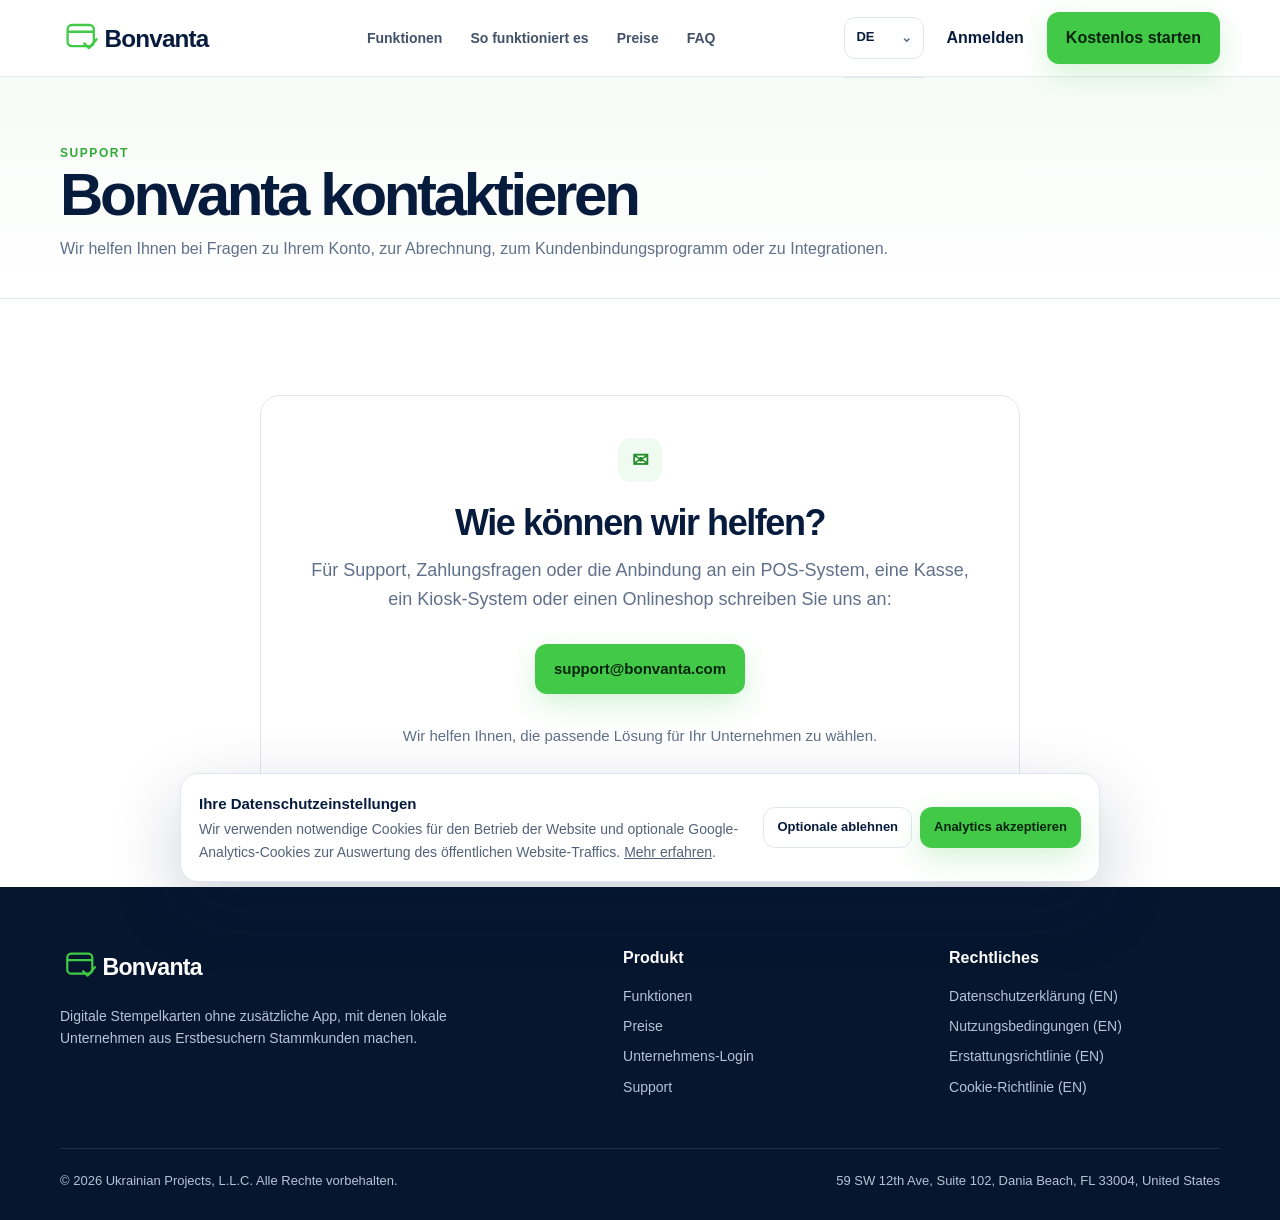
<file: de/contact/index.html>
<!doctype html><html lang="de"><head>
<!-- Google consent mode: analytics stays disabled until consent -->
<script>
  window.dataLayer = window.dataLayer || [];
  function gtag(){dataLayer.push(arguments);}
  gtag('consent', 'default', {
    'analytics_storage': 'denied',
    'ad_storage': 'denied',
    'ad_user_data': 'denied',
    'ad_personalization': 'denied',
    'wait_for_update': 500
  });
</script>
<!-- Google Tag Manager -->
<script>(function(w,d,s,l,i){w[l]=w[l]||[];w[l].push({'gtm.start':
new Date().getTime(),event:'gtm.js'});var f=d.getElementsByTagName(s)[0],
j=d.createElement(s),dl=l!='dataLayer'?'&l='+l:'';j.async=true;j.src=
'https://www.googletagmanager.com/gtm.js?id='+i+dl;f.parentNode.insertBefore(j,f);
})(window,document,'script','dataLayer','GTM-5XCBFMQP');</script>
<!-- End Google Tag Manager -->
<meta charset="utf-8"><meta name="viewport" content="width=device-width, initial-scale=1"><meta name="theme-color" content="#071b3d">
<link rel="icon" href="/favicon.ico"><link rel="apple-touch-icon" href="/apple-touch-icon.png"><link rel="stylesheet" href="/styles.css">
<link rel="canonical" href="https://bonvanta.com/de/contact/">
<link rel="alternate" hreflang="en" href="https://bonvanta.com/en/contact/">
<link rel="alternate" hreflang="de" href="https://bonvanta.com/de/contact/">
<link rel="alternate" hreflang="es" href="https://bonvanta.com/es/contact/">
<link rel="alternate" hreflang="fr" href="https://bonvanta.com/fr/contact/">
<link rel="alternate" hreflang="x-default" href="https://bonvanta.com/en/contact/">
<title>Bonvanta kontaktieren | Bonvanta</title><meta name="description" content="Wir helfen Ihnen bei Fragen zu Ihrem Konto, zur Abrechnung, zum Kundenbindungsprogramm oder zu Integrationen."></head><body>
<!-- Google Tag Manager (noscript) -->
<noscript><iframe src="https://www.googletagmanager.com/ns.html?id=GTM-5XCBFMQP"
height="0" width="0" style="display:none;visibility:hidden"></iframe></noscript>
<!-- End Google Tag Manager (noscript) -->
<header class="site-header">
  <div class="container nav">
    <a class="brand" href="/de/" aria-label="Bonvanta home"><img src="/assets/bonvanta-logo.svg" alt="Bonvanta"></a>
    <nav class="nav-links" aria-label="Main navigation">
      <a href="/de/#features">Funktionen</a>
      <a href="/de/#how-it-works">So funktioniert es</a>
      <a href="/de/#pricing">Preise</a>
      <a href="/de/#faq">FAQ</a>
    </nav>
    <div class="nav-actions">
      <details class="language-menu">
  <summary aria-label="Choose language">DE</summary>
  <div class="language-options"><a href="/en/contact/" hreflang="en"><span>EN</span>English</a><a class="active" href="/de/contact/" hreflang="de"><span>DE</span>Deutsch</a><a href="/es/contact/" hreflang="es"><span>ES</span>Español</a><a href="/fr/contact/" hreflang="fr"><span>FR</span>Français</a></div>
</details>
      <a class="btn btn-ghost" href="https://admin.bonvanta.com">Anmelden</a>
      <a class="btn btn-primary" href="https://admin.bonvanta.com">Kostenlos starten</a>
      <button class="mobile-toggle" aria-label="Menü öffnen" aria-expanded="false">☰</button>
    </div>
  </div>
</header>
<main><section class="legal-hero"><div class="container"><span class="kicker">Support</span><h1>Bonvanta kontaktieren</h1><div class="legal-meta">Wir helfen Ihnen bei Fragen zu Ihrem Konto, zur Abrechnung, zum Kundenbindungsprogramm oder zu Integrationen.</div></div></section><section class="section"><div class="container" style="max-width:760px;text-align:center"><div class="feature" style="padding:42px"><div class="feature-icon" style="margin:0 auto">✉</div><h2 style="font-size:36px;margin-top:22px">Wie können wir helfen?</h2><p style="color:var(--muted);font-size:18px">Für Support, Zahlungsfragen oder die Anbindung an ein POS-System, eine Kasse, ein Kiosk-System oder einen Onlineshop schreiben Sie uns an:</p><p style="margin:30px 0"><a class="btn btn-primary" href="mailto:support@bonvanta.com">support@bonvanta.com</a></p><p style="color:var(--muted)">Wir helfen Ihnen, die passende Lösung für Ihr Unternehmen zu wählen.</p></div></div></section></main>
<footer class="site-footer">
  <div class="container">
    <div class="footer-grid">
      <div class="footer-brand">
        <img src="/assets/bonvanta-logo-white.svg" alt="Bonvanta">
        <p>Digitale Stempelkarten ohne zusätzliche App, mit denen lokale Unternehmen aus Erstbesuchern Stammkunden machen.</p>
      </div>
      <div class="footer-col">
        <h4>Produkt</h4>
        <a href="/de/#features">Funktionen</a>
        <a href="/de/#pricing">Preise</a>
        <a href="https://admin.bonvanta.com">Unternehmens-Login</a>
        <a href="/de/contact/">Support</a>
      </div>
      <div class="footer-col">
        <h4>Rechtliches</h4>
        <a href="/privacy.html">Datenschutzerklärung (EN)</a>
        <a href="/terms.html">Nutzungsbedingungen (EN)</a>
        <a href="/refunds.html">Erstattungsrichtlinie (EN)</a>
        <a href="/cookies.html">Cookie-Richtlinie (EN)</a>
      </div>
    </div>
    <div class="footer-bottom">
      <span>© 2026 Ukrainian Projects, L.L.C. Alle Rechte vorbehalten.</span>
      <span>59 SW 12th Ave, Suite 102, Dania Beach, FL 33004, United States</span>
    </div>
  </div>
</footer>
<div class="cookie-banner" role="dialog" aria-label="Cookie-Einstellungen">
  <p><strong>Ihre Datenschutzeinstellungen</strong>Wir verwenden notwendige Cookies für den Betrieb der Website und optionale Google-Analytics-Cookies zur Auswertung des öffentlichen Website-Traffics. <a href="/cookies.html" style="text-decoration:underline">Mehr erfahren</a>.</p>
  <div class="cookie-actions">
    <button class="btn btn-secondary" data-cookie-reject>Optionale ablehnen</button>
    <button class="btn btn-primary" data-cookie-accept>Analytics akzeptieren</button>
  </div>
</div>
<script src="/script.js"></script></body></html>
</file>
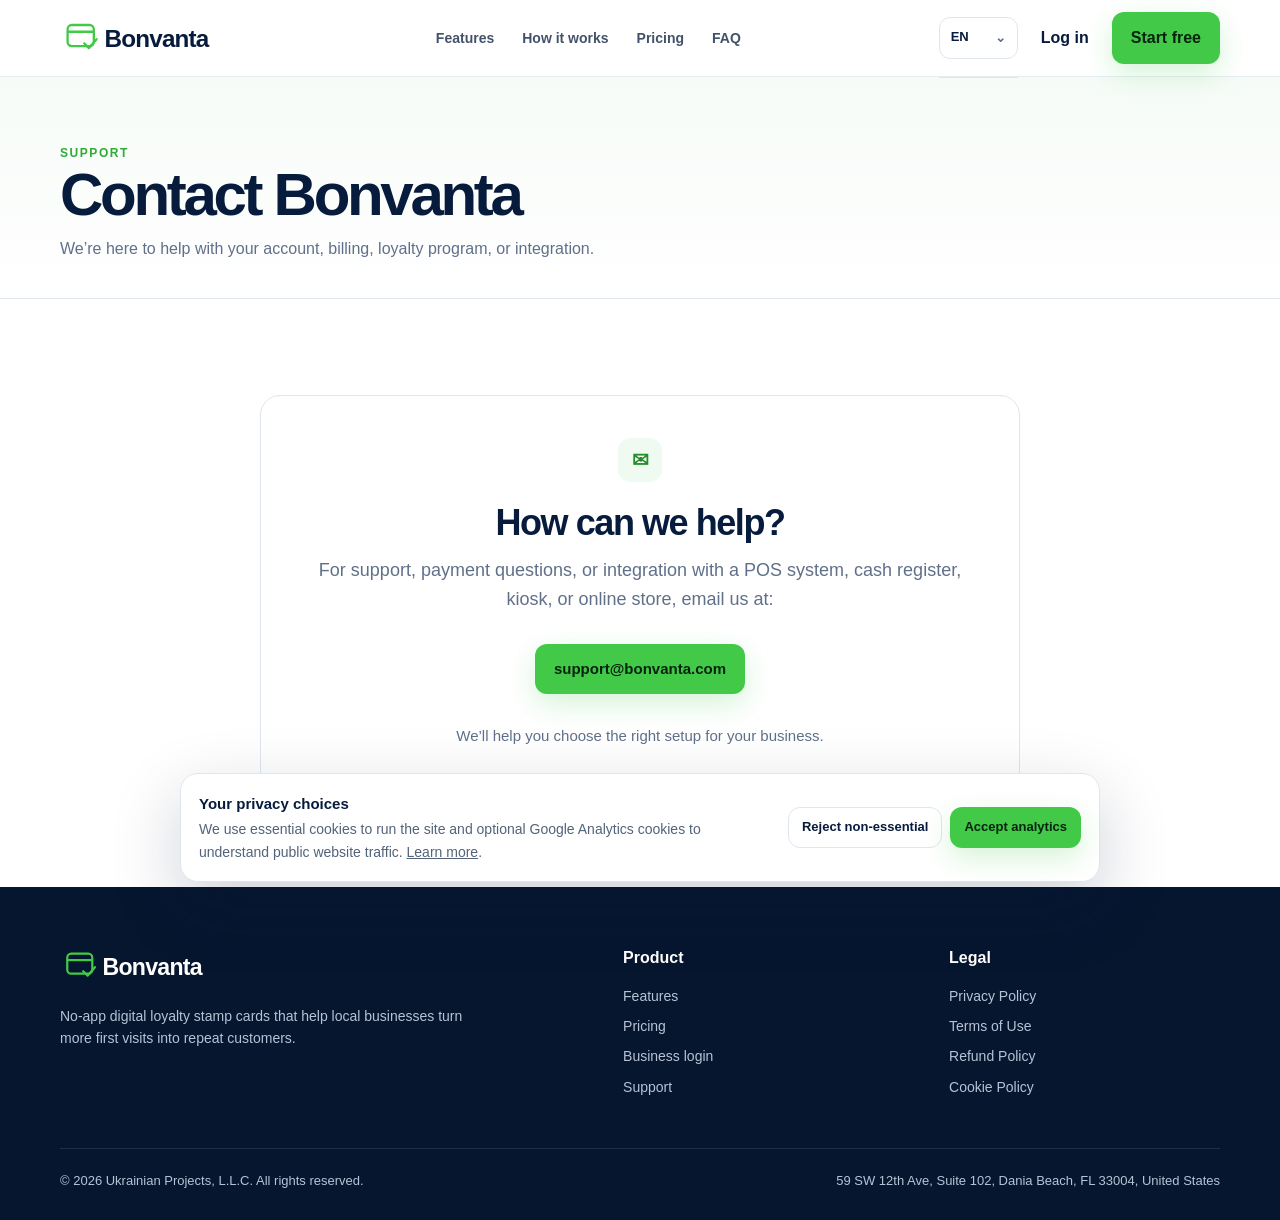
<file: en/contact/index.html>
<!doctype html><html lang="en"><head>
<!-- Google consent mode: analytics stays disabled until consent -->
<script>
  window.dataLayer = window.dataLayer || [];
  function gtag(){dataLayer.push(arguments);}
  gtag('consent', 'default', {
    'analytics_storage': 'denied',
    'ad_storage': 'denied',
    'ad_user_data': 'denied',
    'ad_personalization': 'denied',
    'wait_for_update': 500
  });
</script>
<!-- Google Tag Manager -->
<script>(function(w,d,s,l,i){w[l]=w[l]||[];w[l].push({'gtm.start':
new Date().getTime(),event:'gtm.js'});var f=d.getElementsByTagName(s)[0],
j=d.createElement(s),dl=l!='dataLayer'?'&l='+l:'';j.async=true;j.src=
'https://www.googletagmanager.com/gtm.js?id='+i+dl;f.parentNode.insertBefore(j,f);
})(window,document,'script','dataLayer','GTM-5XCBFMQP');</script>
<!-- End Google Tag Manager -->
<meta charset="utf-8"><meta name="viewport" content="width=device-width, initial-scale=1"><meta name="theme-color" content="#071b3d">
<link rel="icon" href="/favicon.ico"><link rel="apple-touch-icon" href="/apple-touch-icon.png"><link rel="stylesheet" href="/styles.css">
<link rel="canonical" href="https://bonvanta.com/en/contact/">
<link rel="alternate" hreflang="en" href="https://bonvanta.com/en/contact/">
<link rel="alternate" hreflang="de" href="https://bonvanta.com/de/contact/">
<link rel="alternate" hreflang="es" href="https://bonvanta.com/es/contact/">
<link rel="alternate" hreflang="fr" href="https://bonvanta.com/fr/contact/">
<link rel="alternate" hreflang="x-default" href="https://bonvanta.com/en/contact/">
<title>Contact Bonvanta | Bonvanta</title><meta name="description" content="We’re here to help with your account, billing, loyalty program, or integration."></head><body>
<!-- Google Tag Manager (noscript) -->
<noscript><iframe src="https://www.googletagmanager.com/ns.html?id=GTM-5XCBFMQP"
height="0" width="0" style="display:none;visibility:hidden"></iframe></noscript>
<!-- End Google Tag Manager (noscript) -->
<header class="site-header">
  <div class="container nav">
    <a class="brand" href="/" aria-label="Bonvanta home"><img src="/assets/bonvanta-logo.svg" alt="Bonvanta"></a>
    <nav class="nav-links" aria-label="Main navigation">
      <a href="/#features">Features</a>
      <a href="/#how-it-works">How it works</a>
      <a href="/#pricing">Pricing</a>
      <a href="/#faq">FAQ</a>
    </nav>
    <div class="nav-actions">
      <details class="language-menu">
  <summary aria-label="Choose language">EN</summary>
  <div class="language-options"><a class="active" href="/en/contact/" hreflang="en"><span>EN</span>English</a><a href="/de/contact/" hreflang="de"><span>DE</span>Deutsch</a><a href="/es/contact/" hreflang="es"><span>ES</span>Español</a><a href="/fr/contact/" hreflang="fr"><span>FR</span>Français</a></div>
</details>
      <a class="btn btn-ghost" href="https://admin.bonvanta.com">Log in</a>
      <a class="btn btn-primary" href="https://admin.bonvanta.com">Start free</a>
      <button class="mobile-toggle" aria-label="Open menu" aria-expanded="false">☰</button>
    </div>
  </div>
</header>
<main><section class="legal-hero"><div class="container"><span class="kicker">Support</span><h1>Contact Bonvanta</h1><div class="legal-meta">We’re here to help with your account, billing, loyalty program, or integration.</div></div></section><section class="section"><div class="container" style="max-width:760px;text-align:center"><div class="feature" style="padding:42px"><div class="feature-icon" style="margin:0 auto">✉</div><h2 style="font-size:36px;margin-top:22px">How can we help?</h2><p style="color:var(--muted);font-size:18px">For support, payment questions, or integration with a POS system, cash register, kiosk, or online store, email us at:</p><p style="margin:30px 0"><a class="btn btn-primary" href="mailto:support@bonvanta.com">support@bonvanta.com</a></p><p style="color:var(--muted)">We’ll help you choose the right setup for your business.</p></div></div></section></main>
<footer class="site-footer">
  <div class="container">
    <div class="footer-grid">
      <div class="footer-brand">
        <img src="/assets/bonvanta-logo-white.svg" alt="Bonvanta">
        <p>No-app digital loyalty stamp cards that help local businesses turn more first visits into repeat customers.</p>
      </div>
      <div class="footer-col">
        <h4>Product</h4>
        <a href="/#features">Features</a>
        <a href="/#pricing">Pricing</a>
        <a href="https://admin.bonvanta.com">Business login</a>
        <a href="/en/contact/">Support</a>
      </div>
      <div class="footer-col">
        <h4>Legal</h4>
        <a href="/privacy.html">Privacy Policy </a>
        <a href="/terms.html">Terms of Use </a>
        <a href="/refunds.html">Refund Policy </a>
        <a href="/cookies.html">Cookie Policy </a>
      </div>
    </div>
    <div class="footer-bottom">
      <span>© 2026 Ukrainian Projects, L.L.C. All rights reserved.</span>
      <span>59 SW 12th Ave, Suite 102, Dania Beach, FL 33004, United States</span>
    </div>
  </div>
</footer>
<div class="cookie-banner" role="dialog" aria-label="Cookie preferences">
  <p><strong>Your privacy choices</strong>We use essential cookies to run the site and optional Google Analytics cookies to understand public website traffic. <a href="/cookies.html" style="text-decoration:underline">Learn more</a>.</p>
  <div class="cookie-actions">
    <button class="btn btn-secondary" data-cookie-reject>Reject non-essential</button>
    <button class="btn btn-primary" data-cookie-accept>Accept analytics</button>
  </div>
</div>
<script src="/script.js"></script></body></html>
</file>
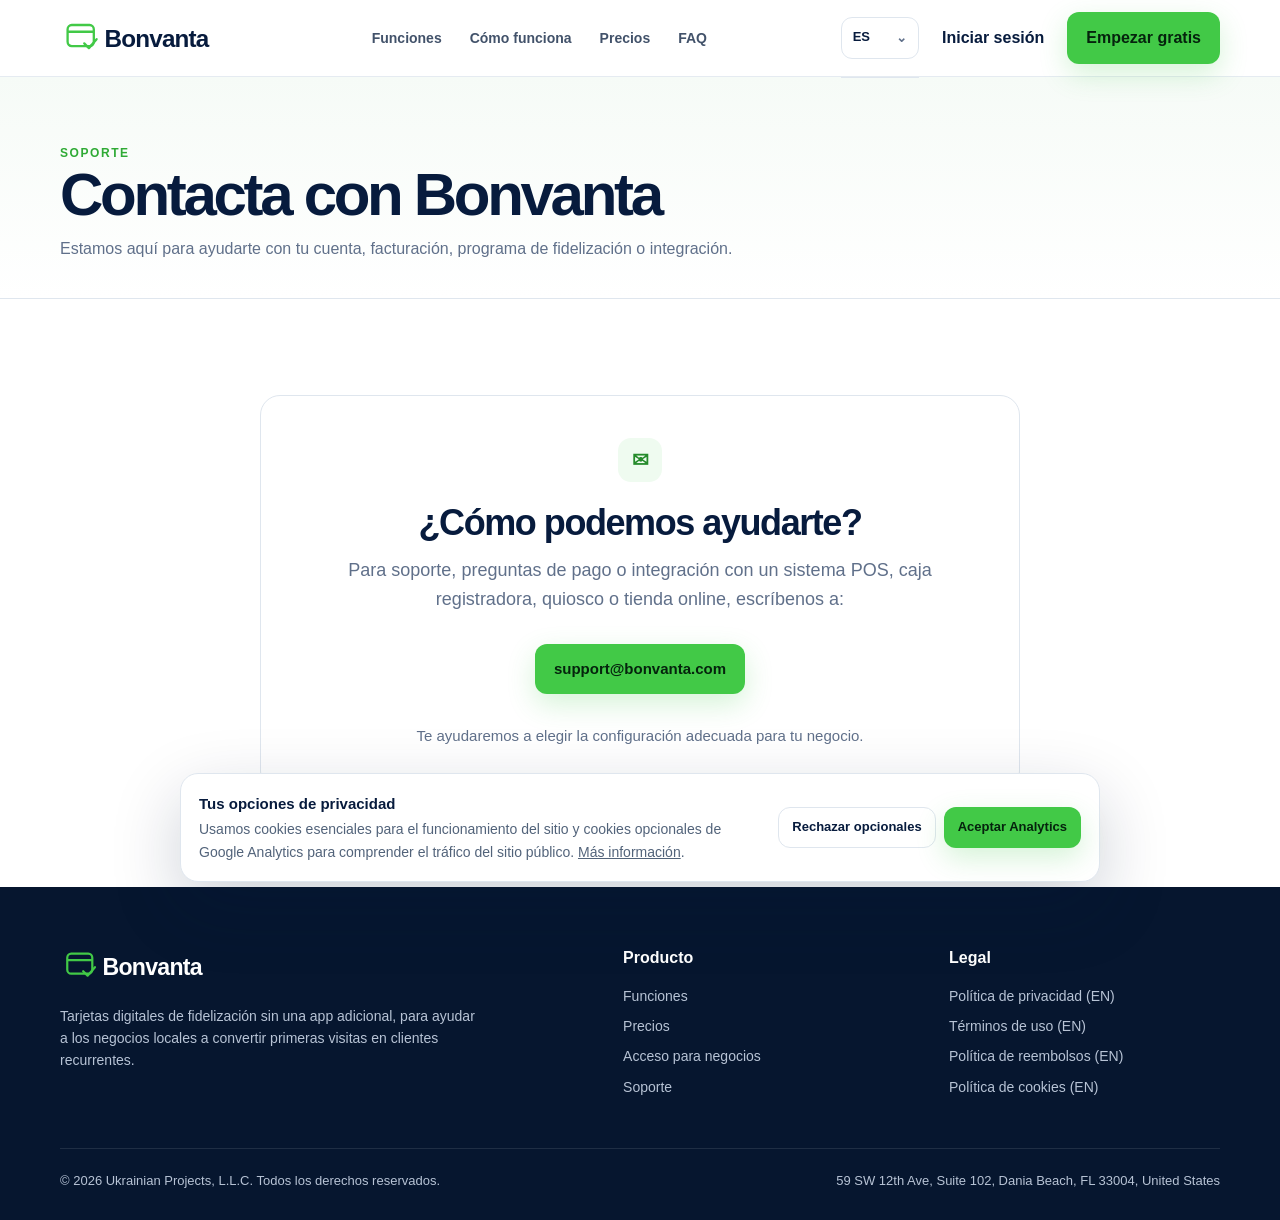
<file: es/contact/index.html>
<!doctype html><html lang="es"><head>
<!-- Google consent mode: analytics stays disabled until consent -->
<script>
  window.dataLayer = window.dataLayer || [];
  function gtag(){dataLayer.push(arguments);}
  gtag('consent', 'default', {
    'analytics_storage': 'denied',
    'ad_storage': 'denied',
    'ad_user_data': 'denied',
    'ad_personalization': 'denied',
    'wait_for_update': 500
  });
</script>
<!-- Google Tag Manager -->
<script>(function(w,d,s,l,i){w[l]=w[l]||[];w[l].push({'gtm.start':
new Date().getTime(),event:'gtm.js'});var f=d.getElementsByTagName(s)[0],
j=d.createElement(s),dl=l!='dataLayer'?'&l='+l:'';j.async=true;j.src=
'https://www.googletagmanager.com/gtm.js?id='+i+dl;f.parentNode.insertBefore(j,f);
})(window,document,'script','dataLayer','GTM-5XCBFMQP');</script>
<!-- End Google Tag Manager -->
<meta charset="utf-8"><meta name="viewport" content="width=device-width, initial-scale=1"><meta name="theme-color" content="#071b3d">
<link rel="icon" href="/favicon.ico"><link rel="apple-touch-icon" href="/apple-touch-icon.png"><link rel="stylesheet" href="/styles.css">
<link rel="canonical" href="https://bonvanta.com/es/contact/">
<link rel="alternate" hreflang="en" href="https://bonvanta.com/en/contact/">
<link rel="alternate" hreflang="de" href="https://bonvanta.com/de/contact/">
<link rel="alternate" hreflang="es" href="https://bonvanta.com/es/contact/">
<link rel="alternate" hreflang="fr" href="https://bonvanta.com/fr/contact/">
<link rel="alternate" hreflang="x-default" href="https://bonvanta.com/en/contact/">
<title>Contacta con Bonvanta | Bonvanta</title><meta name="description" content="Estamos aquí para ayudarte con tu cuenta, facturación, programa de fidelización o integración."></head><body>
<!-- Google Tag Manager (noscript) -->
<noscript><iframe src="https://www.googletagmanager.com/ns.html?id=GTM-5XCBFMQP"
height="0" width="0" style="display:none;visibility:hidden"></iframe></noscript>
<!-- End Google Tag Manager (noscript) -->
<header class="site-header">
  <div class="container nav">
    <a class="brand" href="/es/" aria-label="Bonvanta home"><img src="/assets/bonvanta-logo.svg" alt="Bonvanta"></a>
    <nav class="nav-links" aria-label="Main navigation">
      <a href="/es/#features">Funciones</a>
      <a href="/es/#how-it-works">Cómo funciona</a>
      <a href="/es/#pricing">Precios</a>
      <a href="/es/#faq">FAQ</a>
    </nav>
    <div class="nav-actions">
      <details class="language-menu">
  <summary aria-label="Choose language">ES</summary>
  <div class="language-options"><a href="/en/contact/" hreflang="en"><span>EN</span>English</a><a href="/de/contact/" hreflang="de"><span>DE</span>Deutsch</a><a class="active" href="/es/contact/" hreflang="es"><span>ES</span>Español</a><a href="/fr/contact/" hreflang="fr"><span>FR</span>Français</a></div>
</details>
      <a class="btn btn-ghost" href="https://admin.bonvanta.com">Iniciar sesión</a>
      <a class="btn btn-primary" href="https://admin.bonvanta.com">Empezar gratis</a>
      <button class="mobile-toggle" aria-label="Abrir menú" aria-expanded="false">☰</button>
    </div>
  </div>
</header>
<main><section class="legal-hero"><div class="container"><span class="kicker">Soporte</span><h1>Contacta con Bonvanta</h1><div class="legal-meta">Estamos aquí para ayudarte con tu cuenta, facturación, programa de fidelización o integración.</div></div></section><section class="section"><div class="container" style="max-width:760px;text-align:center"><div class="feature" style="padding:42px"><div class="feature-icon" style="margin:0 auto">✉</div><h2 style="font-size:36px;margin-top:22px">¿Cómo podemos ayudarte?</h2><p style="color:var(--muted);font-size:18px">Para soporte, preguntas de pago o integración con un sistema POS, caja registradora, quiosco o tienda online, escríbenos a:</p><p style="margin:30px 0"><a class="btn btn-primary" href="mailto:support@bonvanta.com">support@bonvanta.com</a></p><p style="color:var(--muted)">Te ayudaremos a elegir la configuración adecuada para tu negocio.</p></div></div></section></main>
<footer class="site-footer">
  <div class="container">
    <div class="footer-grid">
      <div class="footer-brand">
        <img src="/assets/bonvanta-logo-white.svg" alt="Bonvanta">
        <p>Tarjetas digitales de fidelización sin una app adicional, para ayudar a los negocios locales a convertir primeras visitas en clientes recurrentes.</p>
      </div>
      <div class="footer-col">
        <h4>Producto</h4>
        <a href="/es/#features">Funciones</a>
        <a href="/es/#pricing">Precios</a>
        <a href="https://admin.bonvanta.com">Acceso para negocios</a>
        <a href="/es/contact/">Soporte</a>
      </div>
      <div class="footer-col">
        <h4>Legal</h4>
        <a href="/privacy.html">Política de privacidad (EN)</a>
        <a href="/terms.html">Términos de uso (EN)</a>
        <a href="/refunds.html">Política de reembolsos (EN)</a>
        <a href="/cookies.html">Política de cookies (EN)</a>
      </div>
    </div>
    <div class="footer-bottom">
      <span>© 2026 Ukrainian Projects, L.L.C. Todos los derechos reservados.</span>
      <span>59 SW 12th Ave, Suite 102, Dania Beach, FL 33004, United States</span>
    </div>
  </div>
</footer>
<div class="cookie-banner" role="dialog" aria-label="Preferencias de cookies">
  <p><strong>Tus opciones de privacidad</strong>Usamos cookies esenciales para el funcionamiento del sitio y cookies opcionales de Google Analytics para comprender el tráfico del sitio público. <a href="/cookies.html" style="text-decoration:underline">Más información</a>.</p>
  <div class="cookie-actions">
    <button class="btn btn-secondary" data-cookie-reject>Rechazar opcionales</button>
    <button class="btn btn-primary" data-cookie-accept>Aceptar Analytics</button>
  </div>
</div>
<script src="/script.js"></script></body></html>
</file>
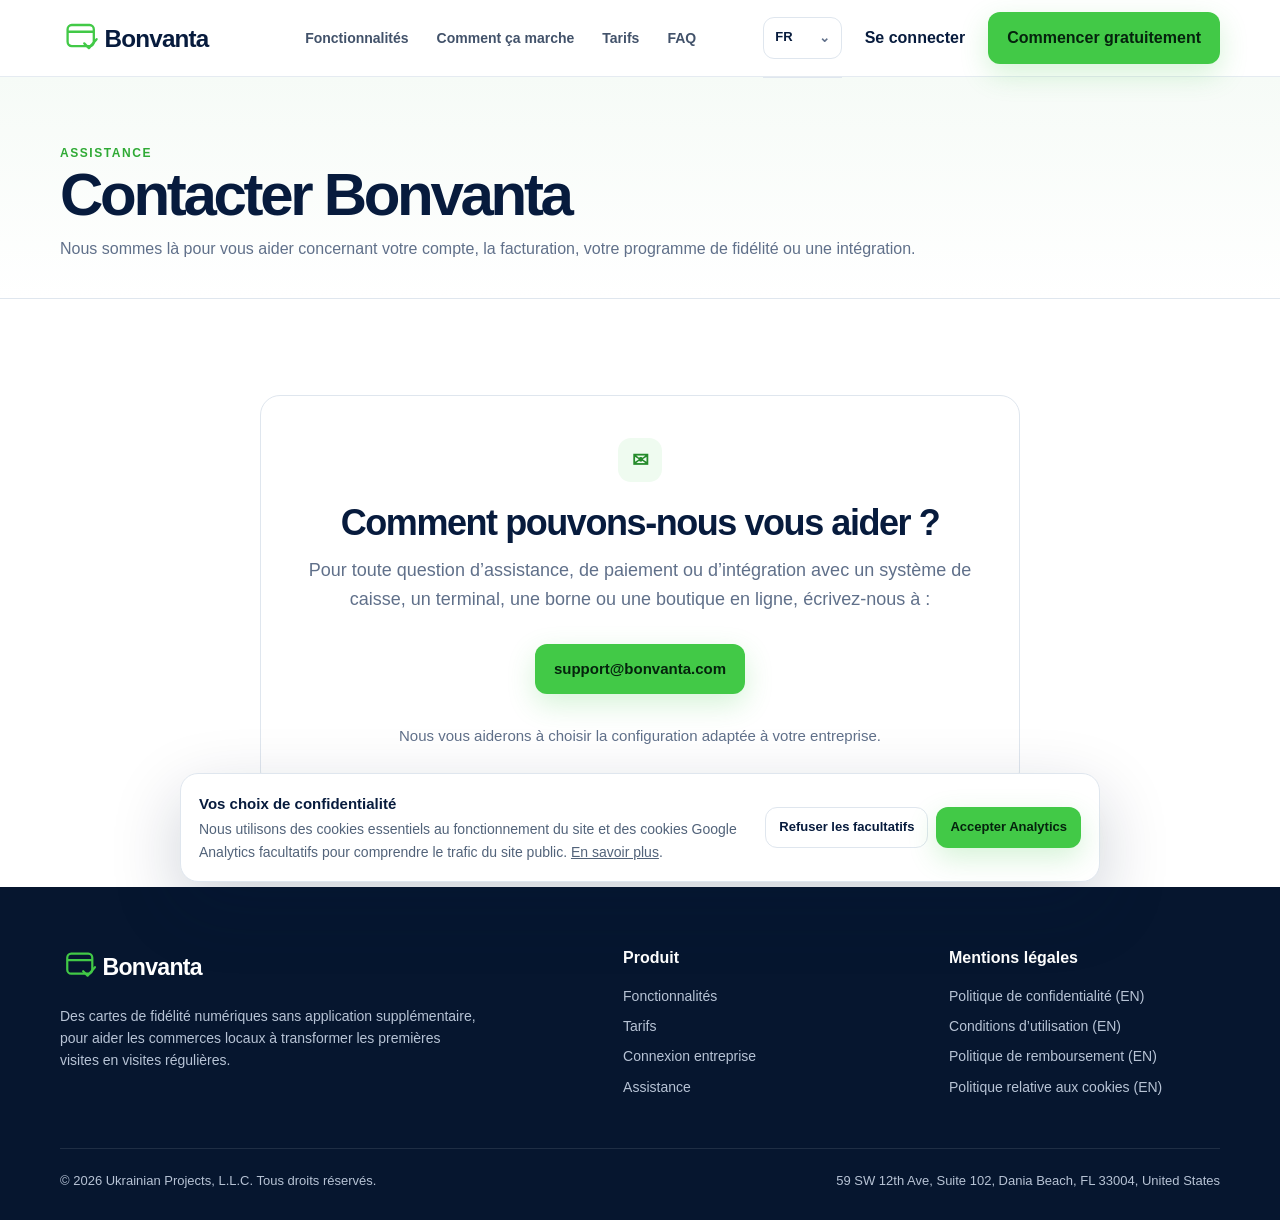
<file: fr/contact/index.html>
<!doctype html><html lang="fr"><head>
<!-- Google consent mode: analytics stays disabled until consent -->
<script>
  window.dataLayer = window.dataLayer || [];
  function gtag(){dataLayer.push(arguments);}
  gtag('consent', 'default', {
    'analytics_storage': 'denied',
    'ad_storage': 'denied',
    'ad_user_data': 'denied',
    'ad_personalization': 'denied',
    'wait_for_update': 500
  });
</script>
<!-- Google Tag Manager -->
<script>(function(w,d,s,l,i){w[l]=w[l]||[];w[l].push({'gtm.start':
new Date().getTime(),event:'gtm.js'});var f=d.getElementsByTagName(s)[0],
j=d.createElement(s),dl=l!='dataLayer'?'&l='+l:'';j.async=true;j.src=
'https://www.googletagmanager.com/gtm.js?id='+i+dl;f.parentNode.insertBefore(j,f);
})(window,document,'script','dataLayer','GTM-5XCBFMQP');</script>
<!-- End Google Tag Manager -->
<meta charset="utf-8"><meta name="viewport" content="width=device-width, initial-scale=1"><meta name="theme-color" content="#071b3d">
<link rel="icon" href="/favicon.ico"><link rel="apple-touch-icon" href="/apple-touch-icon.png"><link rel="stylesheet" href="/styles.css">
<link rel="canonical" href="https://bonvanta.com/fr/contact/">
<link rel="alternate" hreflang="en" href="https://bonvanta.com/en/contact/">
<link rel="alternate" hreflang="de" href="https://bonvanta.com/de/contact/">
<link rel="alternate" hreflang="es" href="https://bonvanta.com/es/contact/">
<link rel="alternate" hreflang="fr" href="https://bonvanta.com/fr/contact/">
<link rel="alternate" hreflang="x-default" href="https://bonvanta.com/en/contact/">
<title>Contacter Bonvanta | Bonvanta</title><meta name="description" content="Nous sommes là pour vous aider concernant votre compte, la facturation, votre programme de fidélité ou une intégration."></head><body>
<!-- Google Tag Manager (noscript) -->
<noscript><iframe src="https://www.googletagmanager.com/ns.html?id=GTM-5XCBFMQP"
height="0" width="0" style="display:none;visibility:hidden"></iframe></noscript>
<!-- End Google Tag Manager (noscript) -->
<header class="site-header">
  <div class="container nav">
    <a class="brand" href="/fr/" aria-label="Bonvanta home"><img src="/assets/bonvanta-logo.svg" alt="Bonvanta"></a>
    <nav class="nav-links" aria-label="Main navigation">
      <a href="/fr/#features">Fonctionnalités</a>
      <a href="/fr/#how-it-works">Comment ça marche</a>
      <a href="/fr/#pricing">Tarifs</a>
      <a href="/fr/#faq">FAQ</a>
    </nav>
    <div class="nav-actions">
      <details class="language-menu">
  <summary aria-label="Choose language">FR</summary>
  <div class="language-options"><a href="/en/contact/" hreflang="en"><span>EN</span>English</a><a href="/de/contact/" hreflang="de"><span>DE</span>Deutsch</a><a href="/es/contact/" hreflang="es"><span>ES</span>Español</a><a class="active" href="/fr/contact/" hreflang="fr"><span>FR</span>Français</a></div>
</details>
      <a class="btn btn-ghost" href="https://admin.bonvanta.com">Se connecter</a>
      <a class="btn btn-primary" href="https://admin.bonvanta.com">Commencer gratuitement</a>
      <button class="mobile-toggle" aria-label="Ouvrir le menu" aria-expanded="false">☰</button>
    </div>
  </div>
</header>
<main><section class="legal-hero"><div class="container"><span class="kicker">Assistance</span><h1>Contacter Bonvanta</h1><div class="legal-meta">Nous sommes là pour vous aider concernant votre compte, la facturation, votre programme de fidélité ou une intégration.</div></div></section><section class="section"><div class="container" style="max-width:760px;text-align:center"><div class="feature" style="padding:42px"><div class="feature-icon" style="margin:0 auto">✉</div><h2 style="font-size:36px;margin-top:22px">Comment pouvons-nous vous aider ?</h2><p style="color:var(--muted);font-size:18px">Pour toute question d’assistance, de paiement ou d’intégration avec un système de caisse, un terminal, une borne ou une boutique en ligne, écrivez-nous à :</p><p style="margin:30px 0"><a class="btn btn-primary" href="mailto:support@bonvanta.com">support@bonvanta.com</a></p><p style="color:var(--muted)">Nous vous aiderons à choisir la configuration adaptée à votre entreprise.</p></div></div></section></main>
<footer class="site-footer">
  <div class="container">
    <div class="footer-grid">
      <div class="footer-brand">
        <img src="/assets/bonvanta-logo-white.svg" alt="Bonvanta">
        <p>Des cartes de fidélité numériques sans application supplémentaire, pour aider les commerces locaux à transformer les premières visites en visites régulières.</p>
      </div>
      <div class="footer-col">
        <h4>Produit</h4>
        <a href="/fr/#features">Fonctionnalités</a>
        <a href="/fr/#pricing">Tarifs</a>
        <a href="https://admin.bonvanta.com">Connexion entreprise</a>
        <a href="/fr/contact/">Assistance</a>
      </div>
      <div class="footer-col">
        <h4>Mentions légales</h4>
        <a href="/privacy.html">Politique de confidentialité (EN)</a>
        <a href="/terms.html">Conditions d’utilisation (EN)</a>
        <a href="/refunds.html">Politique de remboursement (EN)</a>
        <a href="/cookies.html">Politique relative aux cookies (EN)</a>
      </div>
    </div>
    <div class="footer-bottom">
      <span>© 2026 Ukrainian Projects, L.L.C. Tous droits réservés.</span>
      <span>59 SW 12th Ave, Suite 102, Dania Beach, FL 33004, United States</span>
    </div>
  </div>
</footer>
<div class="cookie-banner" role="dialog" aria-label="Préférences de cookies">
  <p><strong>Vos choix de confidentialité</strong>Nous utilisons des cookies essentiels au fonctionnement du site et des cookies Google Analytics facultatifs pour comprendre le trafic du site public. <a href="/cookies.html" style="text-decoration:underline">En savoir plus</a>.</p>
  <div class="cookie-actions">
    <button class="btn btn-secondary" data-cookie-reject>Refuser les facultatifs</button>
    <button class="btn btn-primary" data-cookie-accept>Accepter Analytics</button>
  </div>
</div>
<script src="/script.js"></script></body></html>
</file>
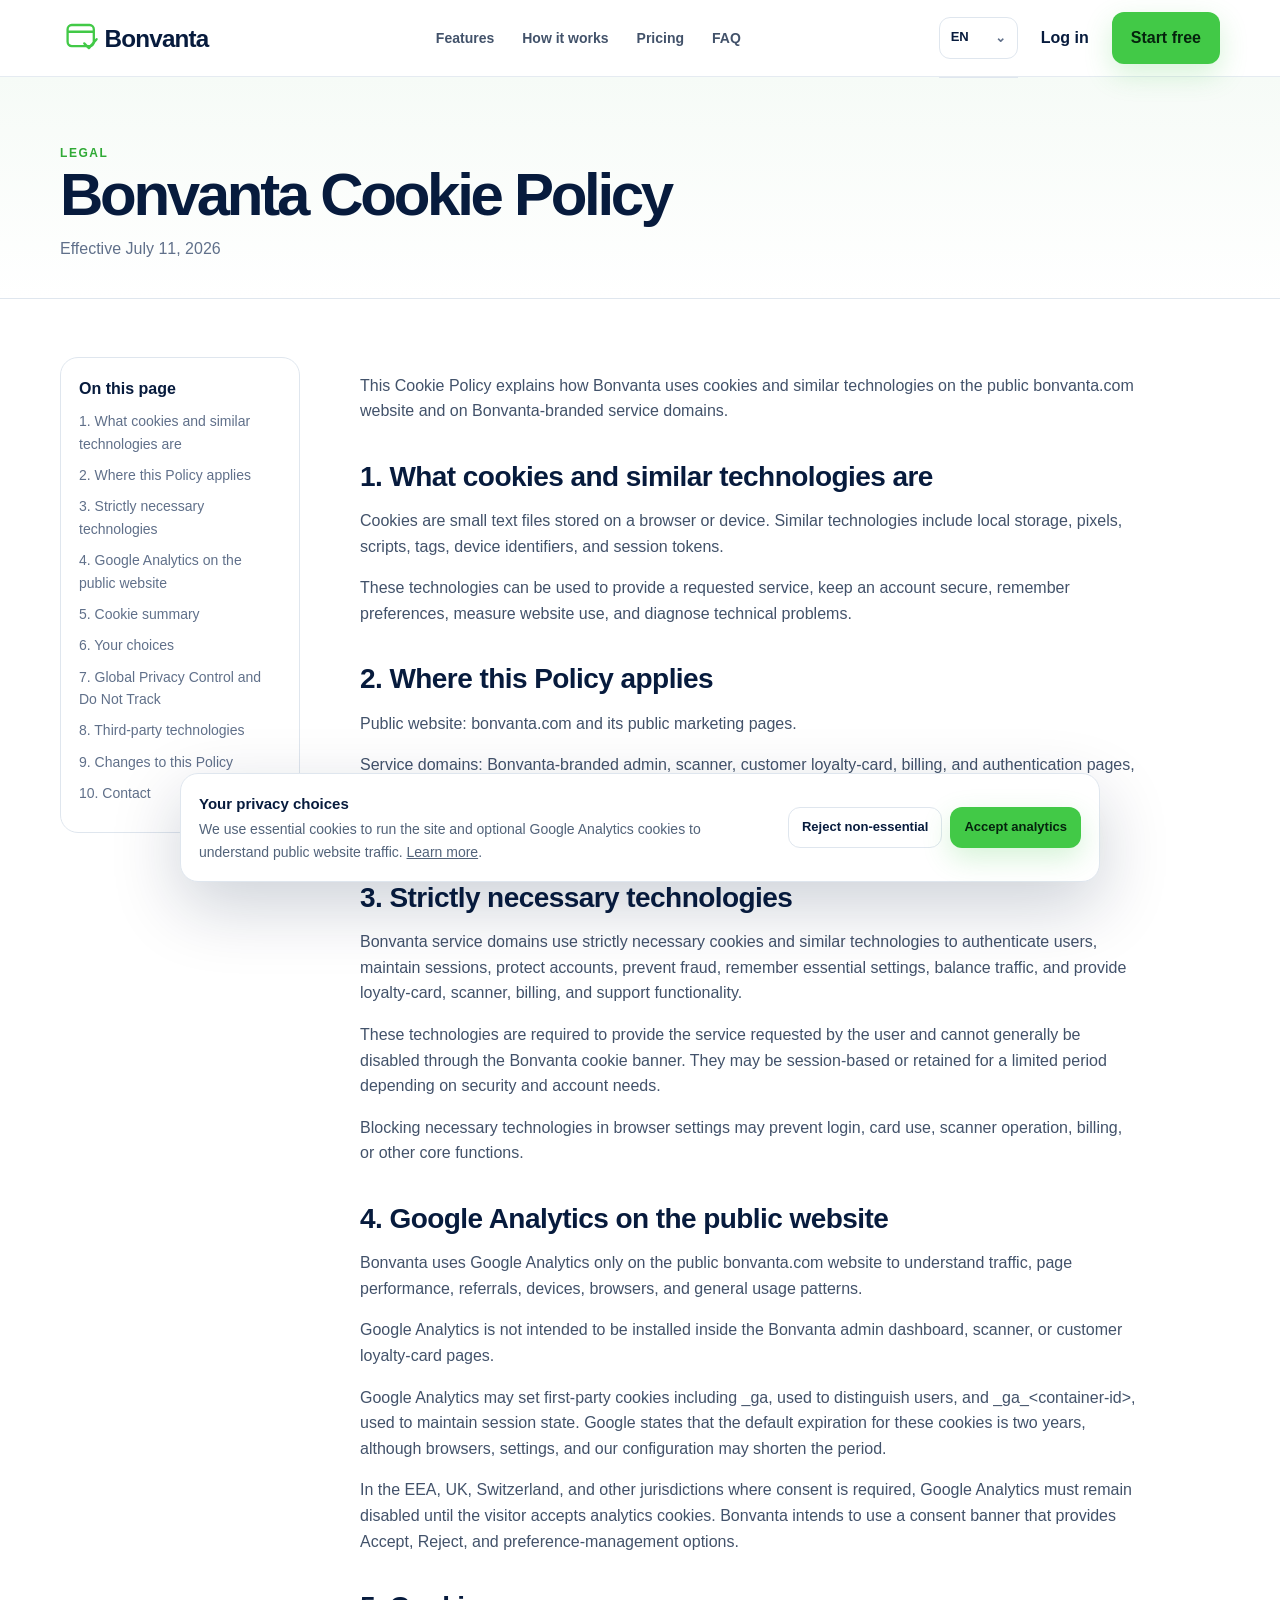
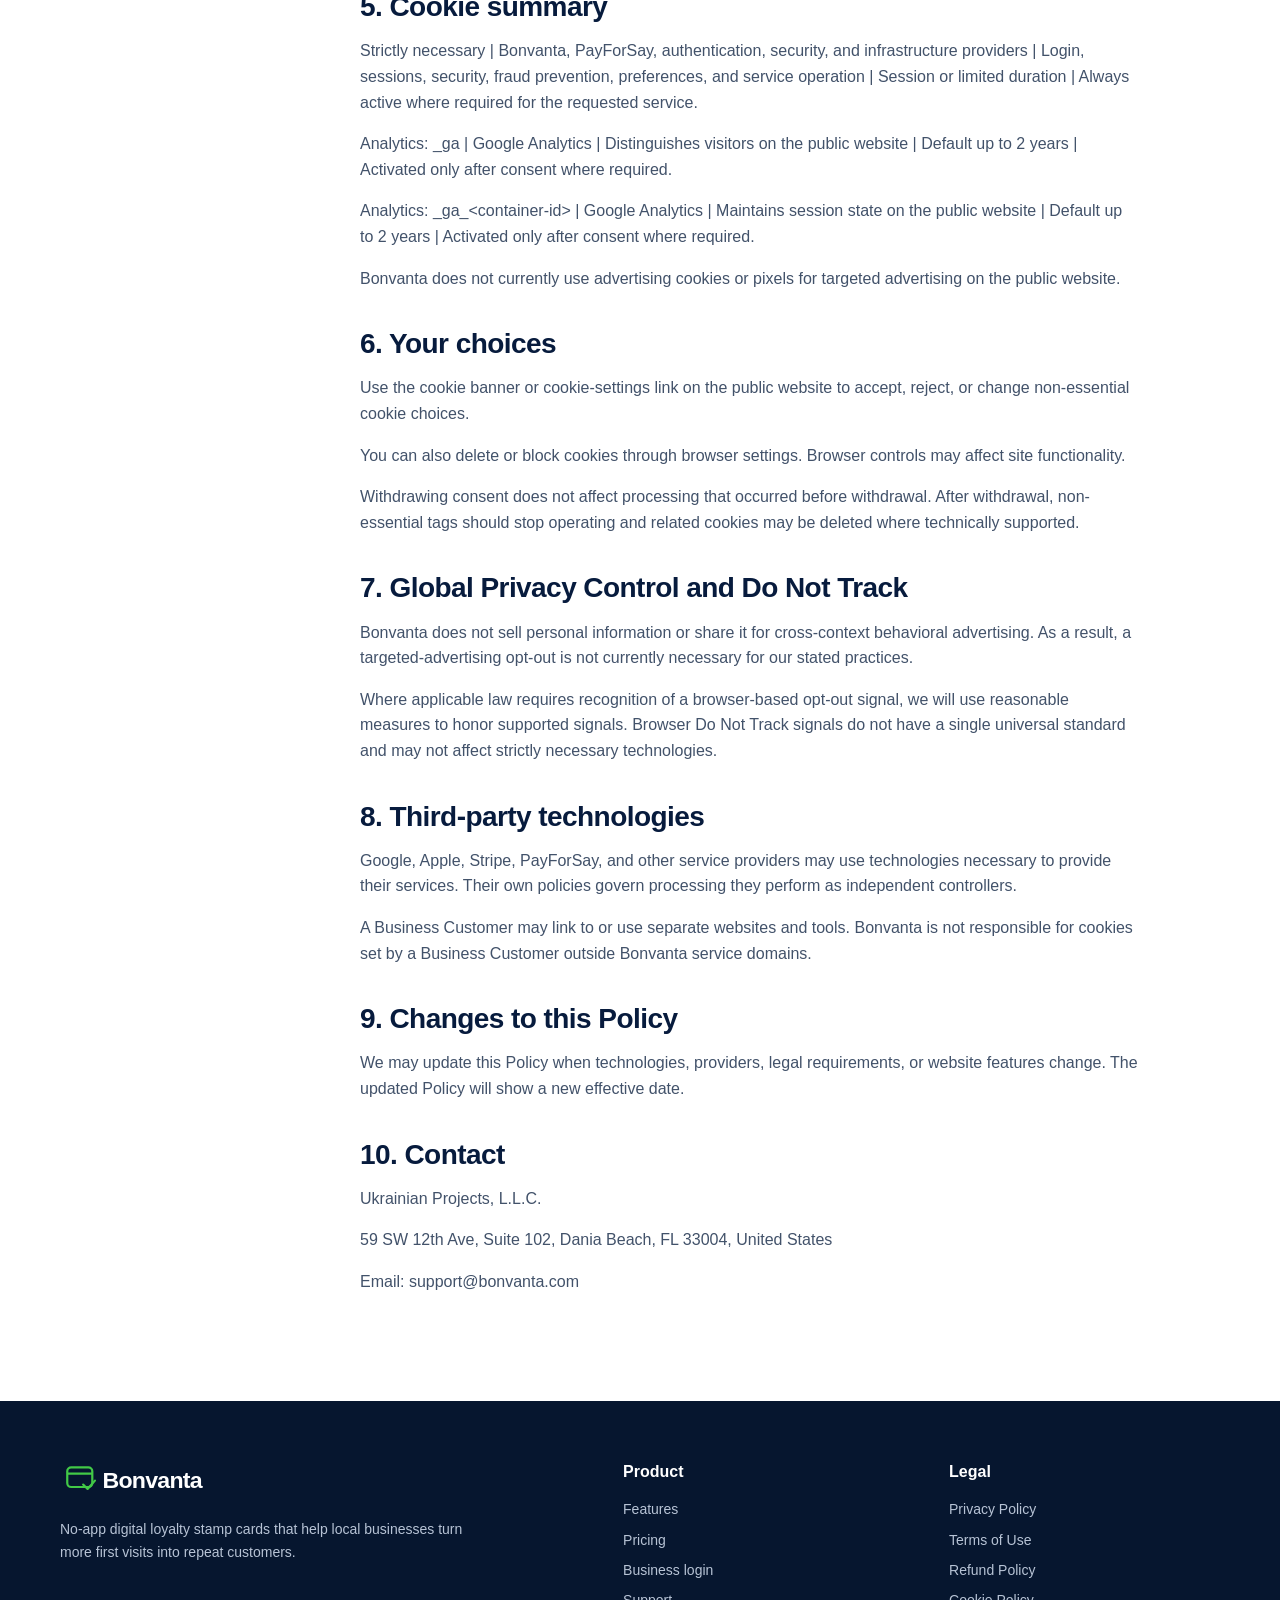
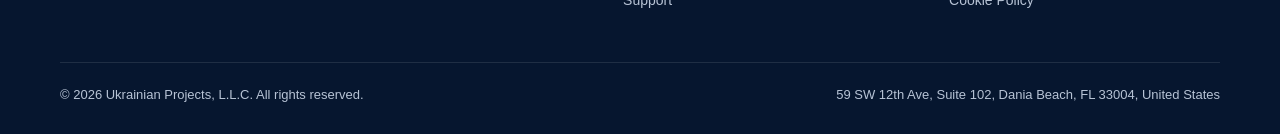
<file: cookies.html>
<!DOCTYPE html>
<html lang="en"><head><!-- Google consent mode: analytics stays disabled until consent -->
<script>
  window.dataLayer = window.dataLayer || [];
  function gtag(){dataLayer.push(arguments);}
  gtag('consent', 'default', {
    'analytics_storage': 'denied',
    'ad_storage': 'denied',
    'ad_user_data': 'denied',
    'ad_personalization': 'denied',
    'wait_for_update': 500
  });
</script>
<!-- Google Tag Manager -->
<script>(function(w,d,s,l,i){w[l]=w[l]||[];w[l].push({'gtm.start':
new Date().getTime(),event:'gtm.js'});var f=d.getElementsByTagName(s)[0],
j=d.createElement(s),dl=l!='dataLayer'?'&l='+l:'';j.async=true;j.src=
'https://www.googletagmanager.com/gtm.js?id='+i+dl;f.parentNode.insertBefore(j,f);
})(window,document,'script','dataLayer','GTM-5XCBFMQP');</script>
<!-- End Google Tag Manager -->
<meta charset="utf-8"/>
<meta content="width=device-width, initial-scale=1" name="viewport"/>
<meta content="#071b3d" name="theme-color"/>
<link href="/favicon.ico" rel="icon"/>
<link href="/apple-touch-icon.png" rel="apple-touch-icon"/>
<link href="/styles.css" rel="stylesheet"/>
<title>Bonvanta Cookie Policy | Bonvanta</title><meta content="Bonvanta Cookie Policy for Bonvanta." name="description"/><link href="https://bonvanta.com/cookies.html" rel="canonical"/></head><body><!-- Google Tag Manager (noscript) -->
<noscript><iframe height="0" src="https://www.googletagmanager.com/ns.html?id=GTM-5XCBFMQP" style="display:none;visibility:hidden" width="0"></iframe></noscript>
<!-- End Google Tag Manager (noscript) -->
<header class="site-header">
<div class="container nav">
<a aria-label="Bonvanta home" class="brand" href="/"><img alt="Bonvanta" src="/assets/bonvanta-logo.svg"/></a>
<nav aria-label="Main navigation" class="nav-links">
<a href="/#features">Features</a>
<a href="/#how-it-works">How it works</a>
<a href="/#pricing">Pricing</a>
<a href="/#faq">FAQ</a>
</nav>
<div class="nav-actions">
<details class="language-menu">
<summary aria-label="Choose language">EN</summary>
<div class="language-options"><a class="active" href="/" hreflang="en"><span>EN</span>English</a><a href="/de/" hreflang="de"><span>DE</span>Deutsch</a><a href="/es/" hreflang="es"><span>ES</span>Español</a><a href="/fr/" hreflang="fr"><span>FR</span>Français</a></div>
</details>
<a class="btn btn-ghost" href="https://admin.bonvanta.com">Log in</a>
<a class="btn btn-primary" href="https://admin.bonvanta.com">Start free</a>
<button aria-expanded="false" aria-label="Open menu" class="mobile-toggle">☰</button>
</div>
</div>
</header>
<main><section class="legal-hero"><div class="container"><span class="kicker">Legal</span><h1>Bonvanta Cookie Policy</h1><div class="legal-meta">Effective July 11, 2026</div></div></section>
<div class="container legal-layout"><aside class="legal-nav"><strong>On this page</strong><a href="#1-what-cookies-and-similar-technologies-are">1. What cookies and similar technologies are</a><a href="#2-where-this-policy-applies">2. Where this Policy applies</a><a href="#3-strictly-necessary-technologies">3. Strictly necessary technologies</a><a href="#4-google-analytics-on-the-public-website">4. Google Analytics on the public website</a><a href="#5-cookie-summary">5. Cookie summary</a><a href="#6-your-choices">6. Your choices</a><a href="#7-global-privacy-control-and-do-not-track">7. Global Privacy Control and Do Not Track</a><a href="#8-third-party-technologies">8. Third-party technologies</a><a href="#9-changes-to-this-policy">9. Changes to this Policy</a><a href="#10-contact">10. Contact</a></aside><article class="legal-content"><h1>Bonvanta Cookie Policy</h1>
<p>Effective date: July 11, 2026</p>
<p>This Cookie Policy explains how Bonvanta uses cookies and similar technologies on the public bonvanta.com website and on Bonvanta-branded service domains.</p>
<h2 id="1-what-cookies-and-similar-technologies-are">1. What cookies and similar technologies are</h2>
<p>Cookies are small text files stored on a browser or device. Similar technologies include local storage, pixels, scripts, tags, device identifiers, and session tokens.</p>
<p>These technologies can be used to provide a requested service, keep an account secure, remember preferences, measure website use, and diagnose technical problems.</p>
<h2 id="2-where-this-policy-applies">2. Where this Policy applies</h2>
<p>Public website: bonvanta.com and its public marketing pages.</p>
<p>Service domains: Bonvanta-branded admin, scanner, customer loyalty-card, billing, and authentication pages, including subdomains used to provide the Service.</p>
<p>Third-party websites and services have their own cookie practices and policies.</p>
<h2 id="3-strictly-necessary-technologies">3. Strictly necessary technologies</h2>
<p>Bonvanta service domains use strictly necessary cookies and similar technologies to authenticate users, maintain sessions, protect accounts, prevent fraud, remember essential settings, balance traffic, and provide loyalty-card, scanner, billing, and support functionality.</p>
<p>These technologies are required to provide the service requested by the user and cannot generally be disabled through the Bonvanta cookie banner. They may be session-based or retained for a limited period depending on security and account needs.</p>
<p>Blocking necessary technologies in browser settings may prevent login, card use, scanner operation, billing, or other core functions.</p>
<h2 id="4-google-analytics-on-the-public-website">4. Google Analytics on the public website</h2>
<p>Bonvanta uses Google Analytics only on the public bonvanta.com website to understand traffic, page performance, referrals, devices, browsers, and general usage patterns.</p>
<p>Google Analytics is not intended to be installed inside the Bonvanta admin dashboard, scanner, or customer loyalty-card pages.</p>
<p>Google Analytics may set first-party cookies including _ga, used to distinguish users, and _ga_&lt;container-id&gt;, used to maintain session state. Google states that the default expiration for these cookies is two years, although browsers, settings, and our configuration may shorten the period.</p>
<p>In the EEA, UK, Switzerland, and other jurisdictions where consent is required, Google Analytics must remain disabled until the visitor accepts analytics cookies. Bonvanta intends to use a consent banner that provides Accept, Reject, and preference-management options.</p>
<h2 id="5-cookie-summary">5. Cookie summary</h2>
<p>Strictly necessary | Bonvanta, PayForSay, authentication, security, and infrastructure providers | Login, sessions, security, fraud prevention, preferences, and service operation | Session or limited duration | Always active where required for the requested service.</p>
<p>Analytics: _ga | Google Analytics | Distinguishes visitors on the public website | Default up to 2 years | Activated only after consent where required.</p>
<p>Analytics: _ga_&lt;container-id&gt; | Google Analytics | Maintains session state on the public website | Default up to 2 years | Activated only after consent where required.</p>
<p>Bonvanta does not currently use advertising cookies or pixels for targeted advertising on the public website.</p>
<h2 id="6-your-choices">6. Your choices</h2>
<p>Use the cookie banner or cookie-settings link on the public website to accept, reject, or change non-essential cookie choices.</p>
<p>You can also delete or block cookies through browser settings. Browser controls may affect site functionality.</p>
<p>Withdrawing consent does not affect processing that occurred before withdrawal. After withdrawal, non-essential tags should stop operating and related cookies may be deleted where technically supported.</p>
<h2 id="7-global-privacy-control-and-do-not-track">7. Global Privacy Control and Do Not Track</h2>
<p>Bonvanta does not sell personal information or share it for cross-context behavioral advertising. As a result, a targeted-advertising opt-out is not currently necessary for our stated practices.</p>
<p>Where applicable law requires recognition of a browser-based opt-out signal, we will use reasonable measures to honor supported signals. Browser Do Not Track signals do not have a single universal standard and may not affect strictly necessary technologies.</p>
<h2 id="8-third-party-technologies">8. Third-party technologies</h2>
<p>Google, Apple, Stripe, PayForSay, and other service providers may use technologies necessary to provide their services. Their own policies govern processing they perform as independent controllers.</p>
<p>A Business Customer may link to or use separate websites and tools. Bonvanta is not responsible for cookies set by a Business Customer outside Bonvanta service domains.</p>
<h2 id="9-changes-to-this-policy">9. Changes to this Policy</h2>
<p>We may update this Policy when technologies, providers, legal requirements, or website features change. The updated Policy will show a new effective date.</p>
<h2 id="10-contact">10. Contact</h2>
<p>Ukrainian Projects, L.L.C.</p>
<p>59 SW 12th Ave, Suite 102, Dania Beach, FL 33004, United States</p>
<p>Email: support@bonvanta.com</p></article></div></main>
<footer class="site-footer">
<div class="container">
<div class="footer-grid">
<div class="footer-brand">
<img alt="Bonvanta" src="/assets/bonvanta-logo-white.svg"/>
<p>No-app digital loyalty stamp cards that help local businesses turn more first visits into repeat customers.</p>
</div>
<div class="footer-col">
<h4>Product</h4>
<a href="/#features">Features</a>
<a href="/#pricing">Pricing</a>
<a href="https://admin.bonvanta.com">Business login</a>
<a href="/en/contact/">Support</a>
</div>
<div class="footer-col">
<h4>Legal</h4>
<a href="/privacy.html">Privacy Policy </a>
<a href="/terms.html">Terms of Use </a>
<a href="/refunds.html">Refund Policy </a>
<a href="/cookies.html">Cookie Policy </a>
</div>
</div>
<div class="footer-bottom">
<span>© 2026 Ukrainian Projects, L.L.C. All rights reserved.</span>
<span>59 SW 12th Ave, Suite 102, Dania Beach, FL 33004, United States</span>
</div>
</div>
</footer>
<div aria-label="Cookie preferences" class="cookie-banner" role="dialog">
<p><strong>Your privacy choices</strong>We use essential cookies to run the site and optional Google Analytics cookies to understand public website traffic. <a href="/cookies.html" style="text-decoration:underline">Learn more</a>.</p>
<div class="cookie-actions">
<button class="btn btn-secondary" data-cookie-reject="">Reject non-essential</button>
<button class="btn btn-primary" data-cookie-accept="">Accept analytics</button>
</div>
</div><script src="/script.js"></script></body></html>
</file>
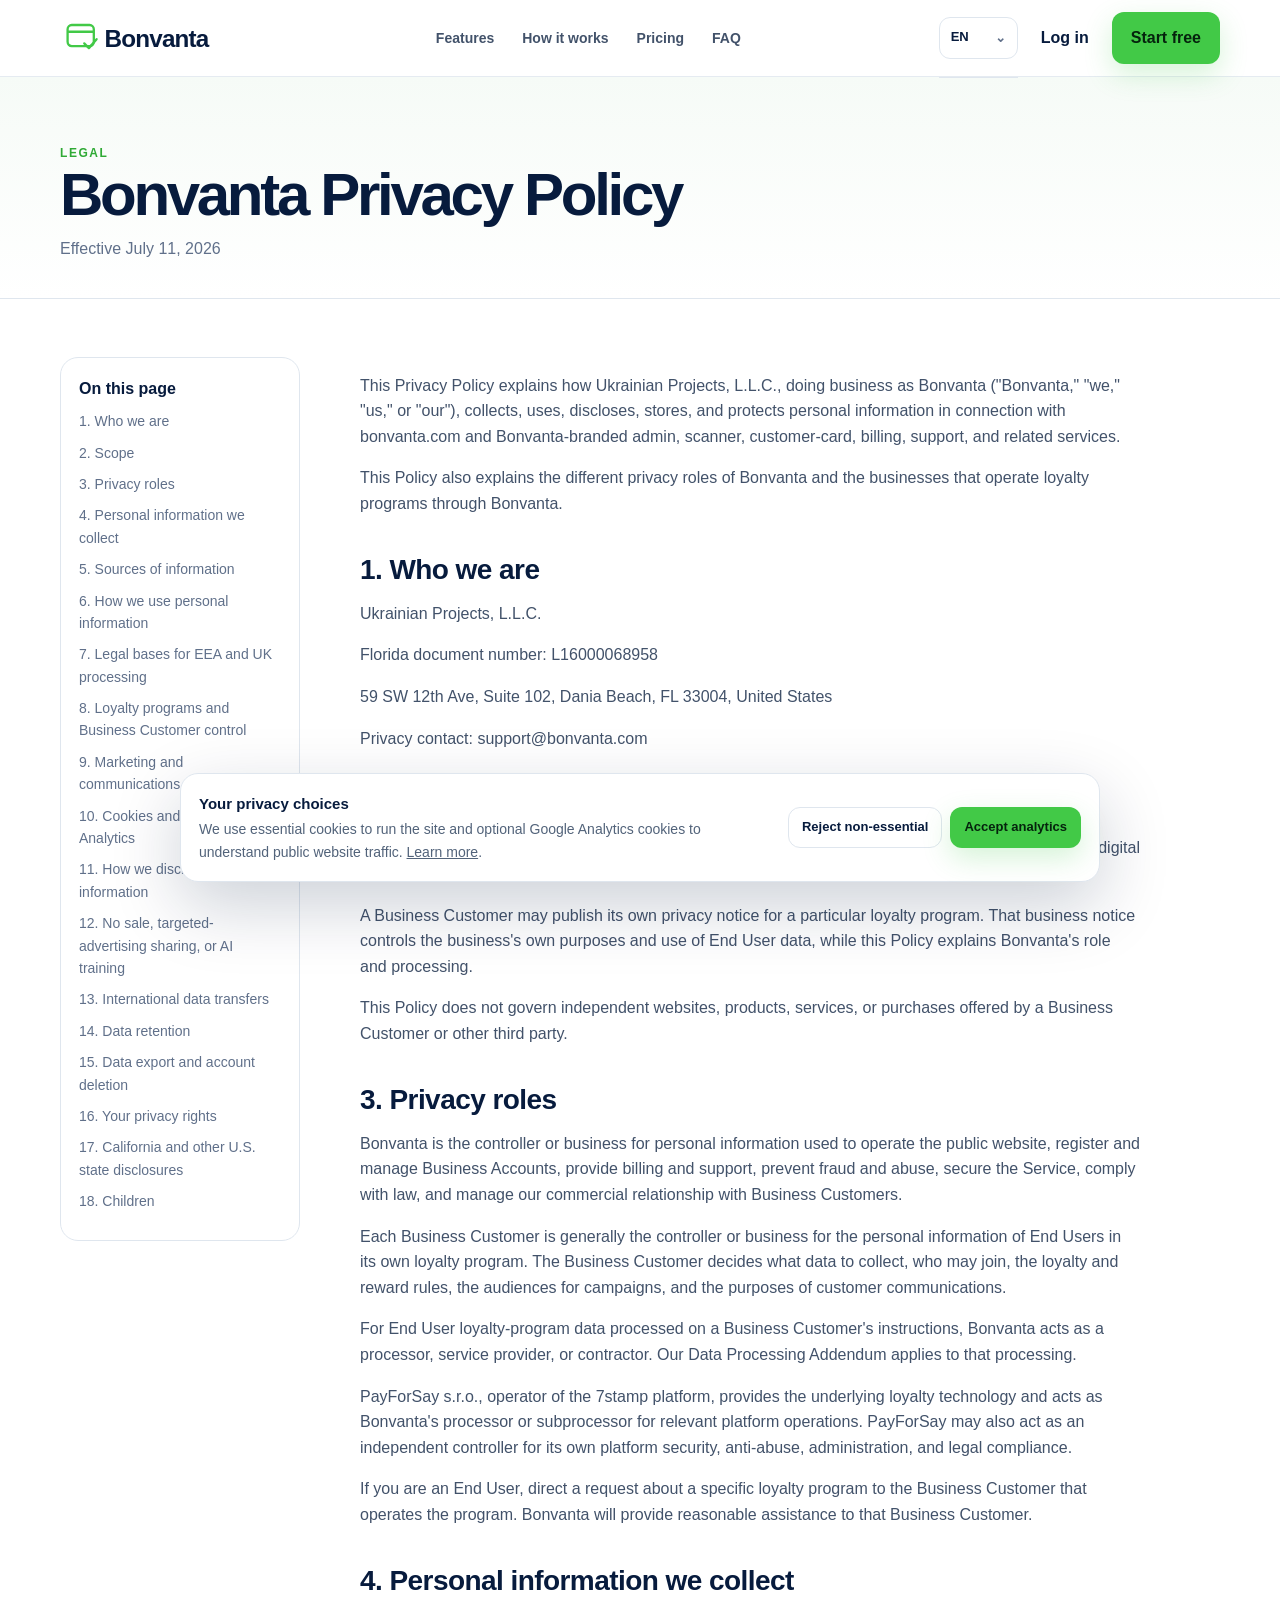
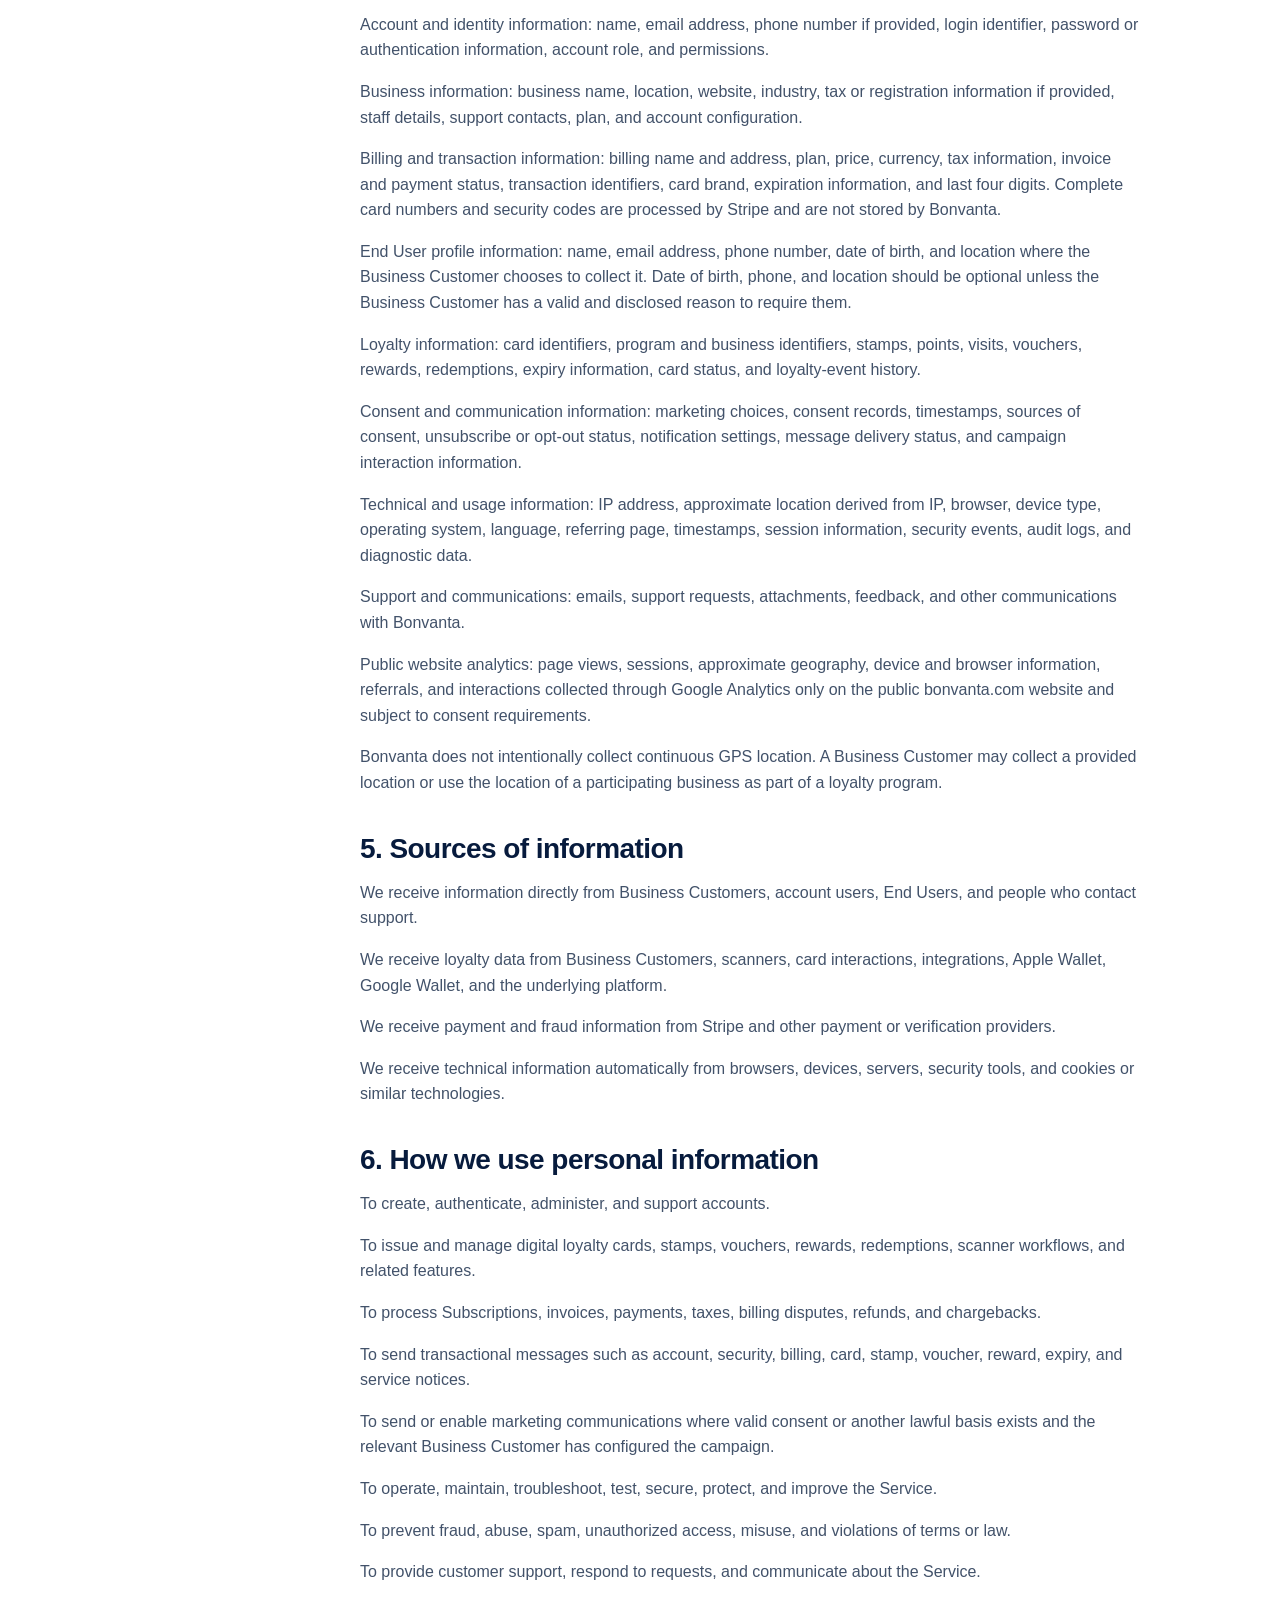
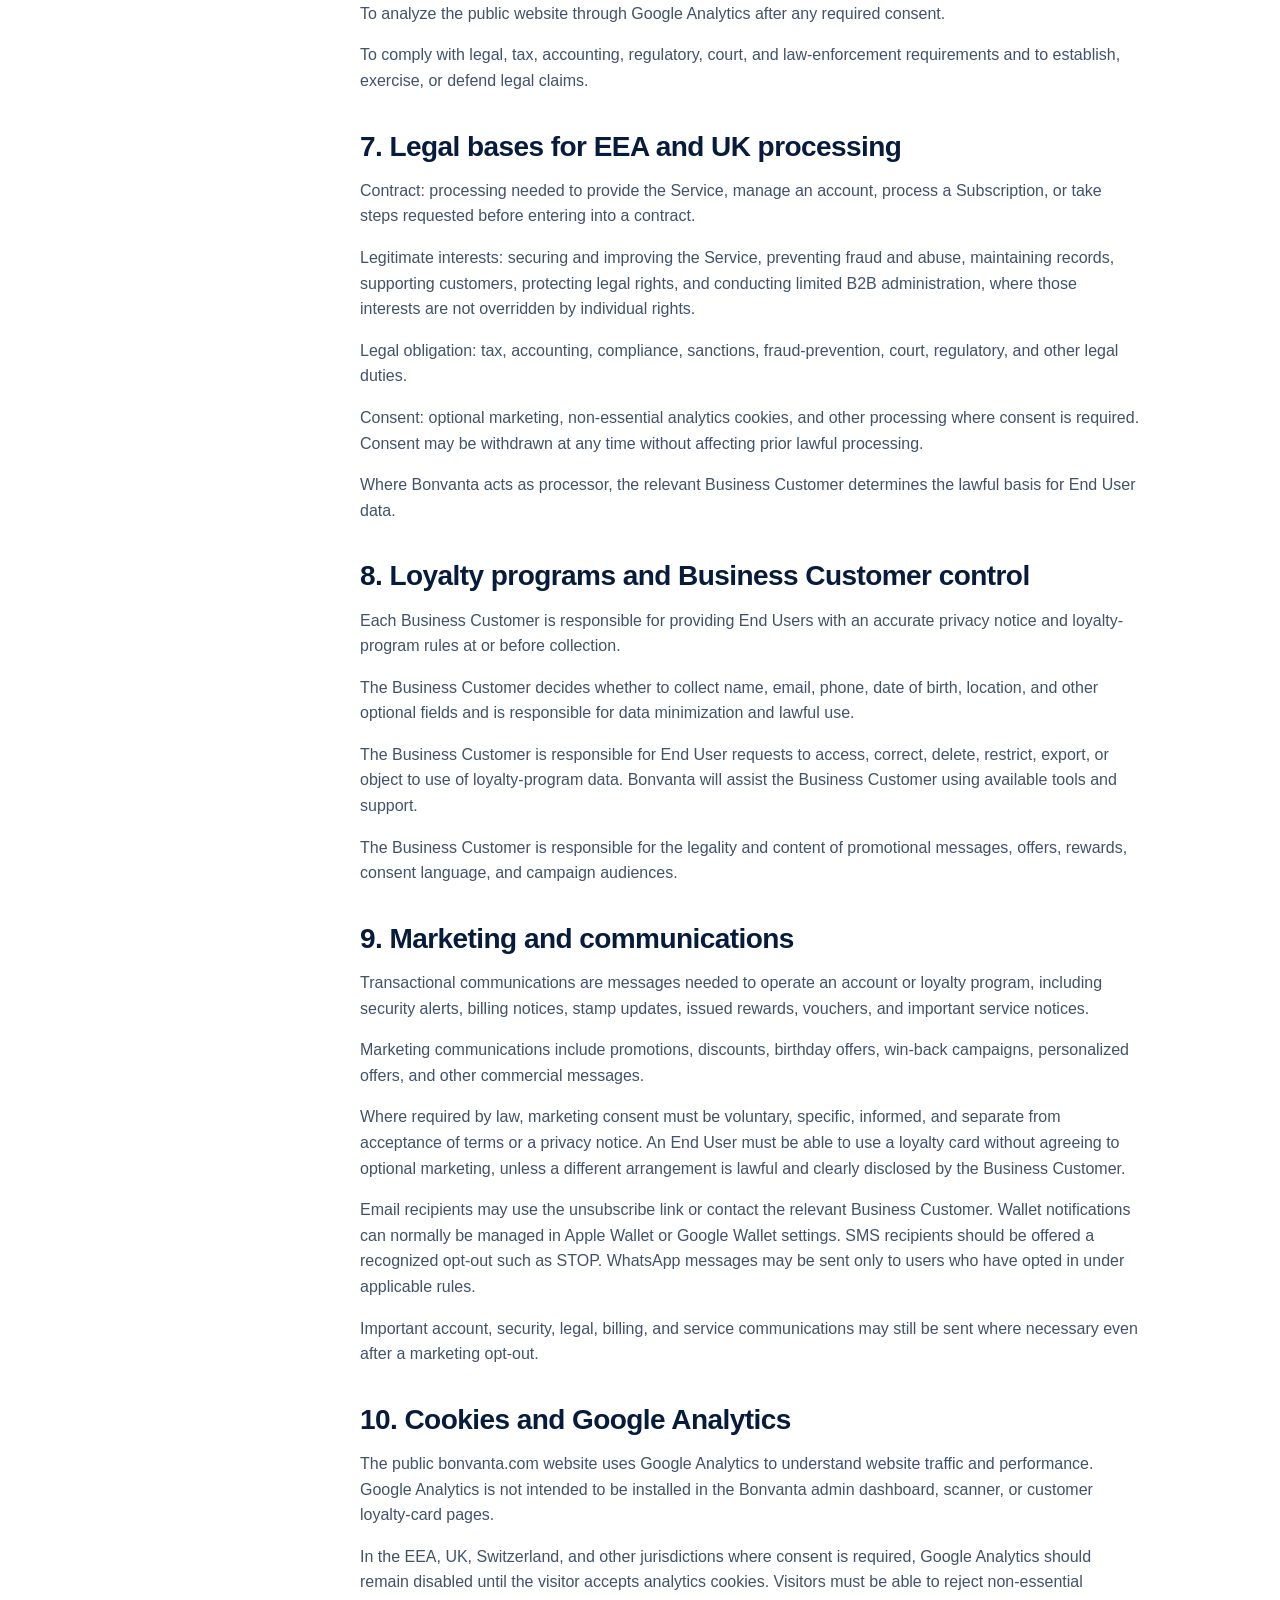
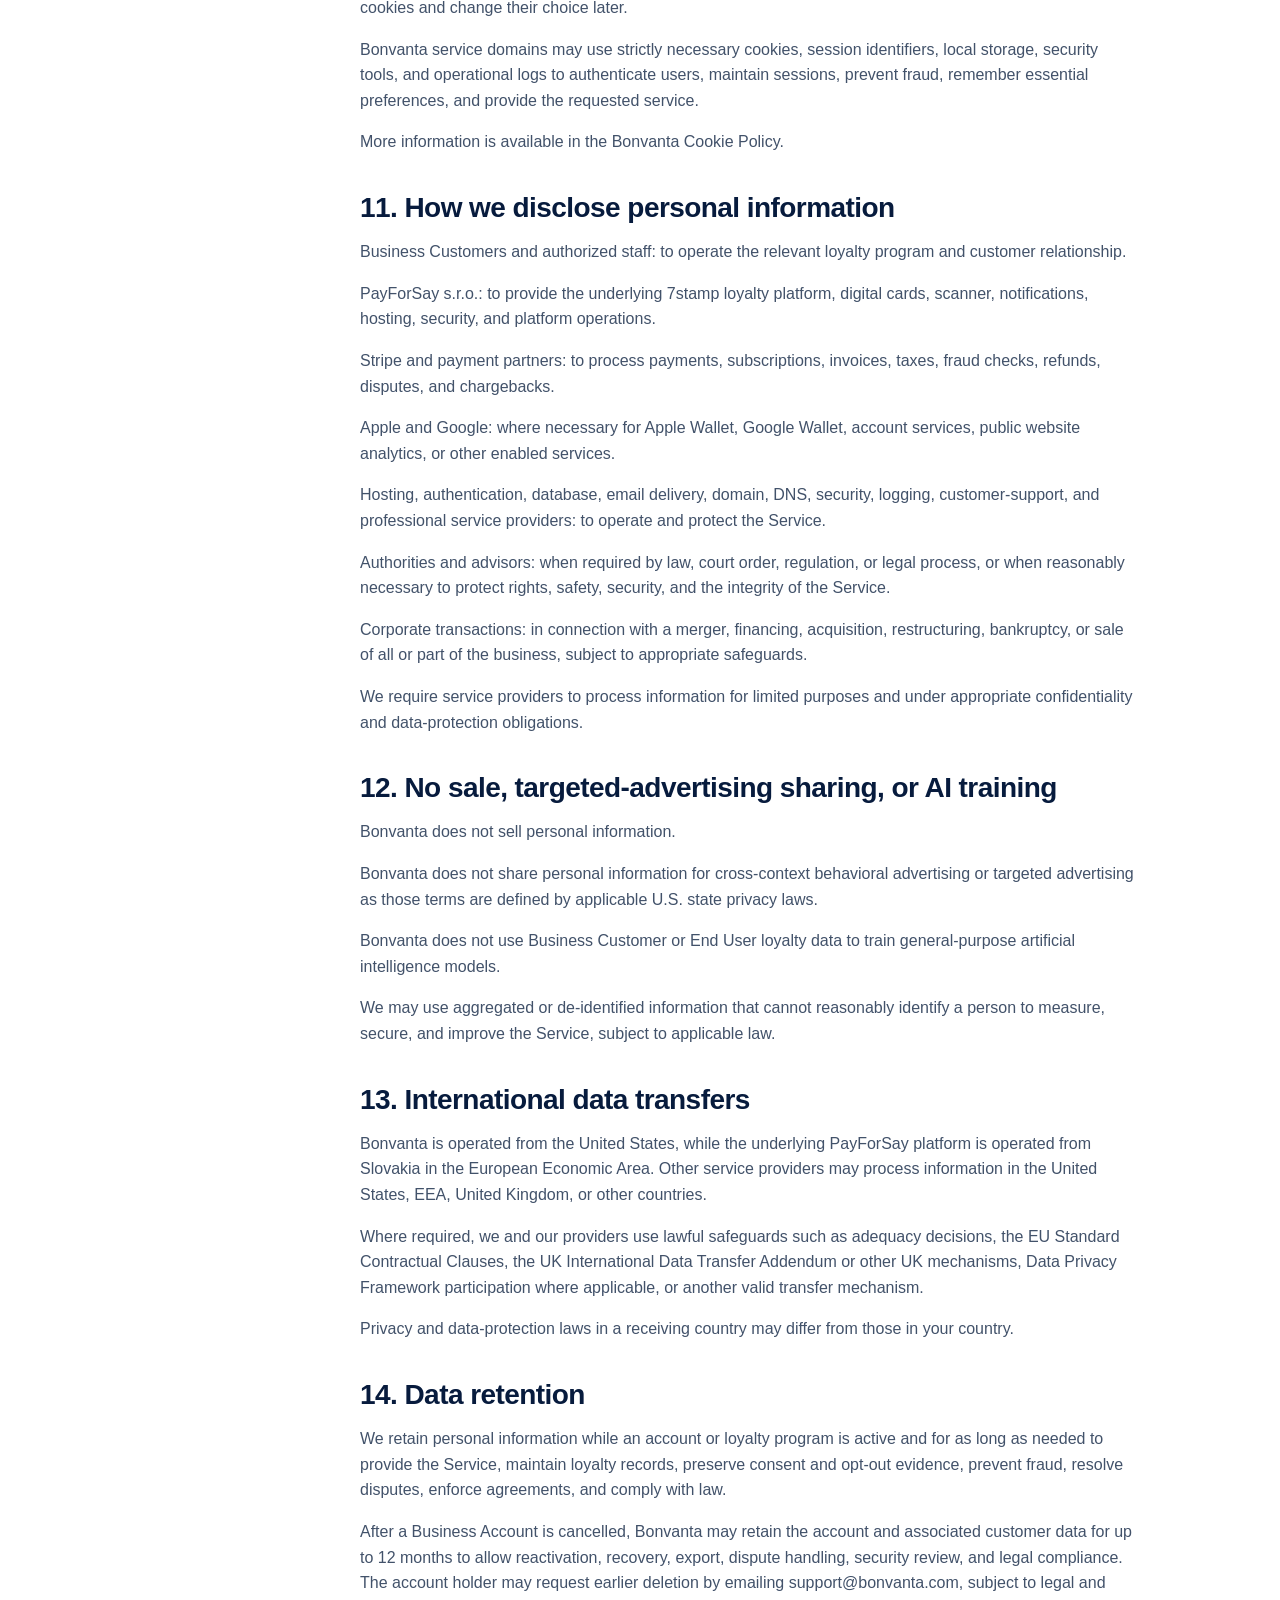
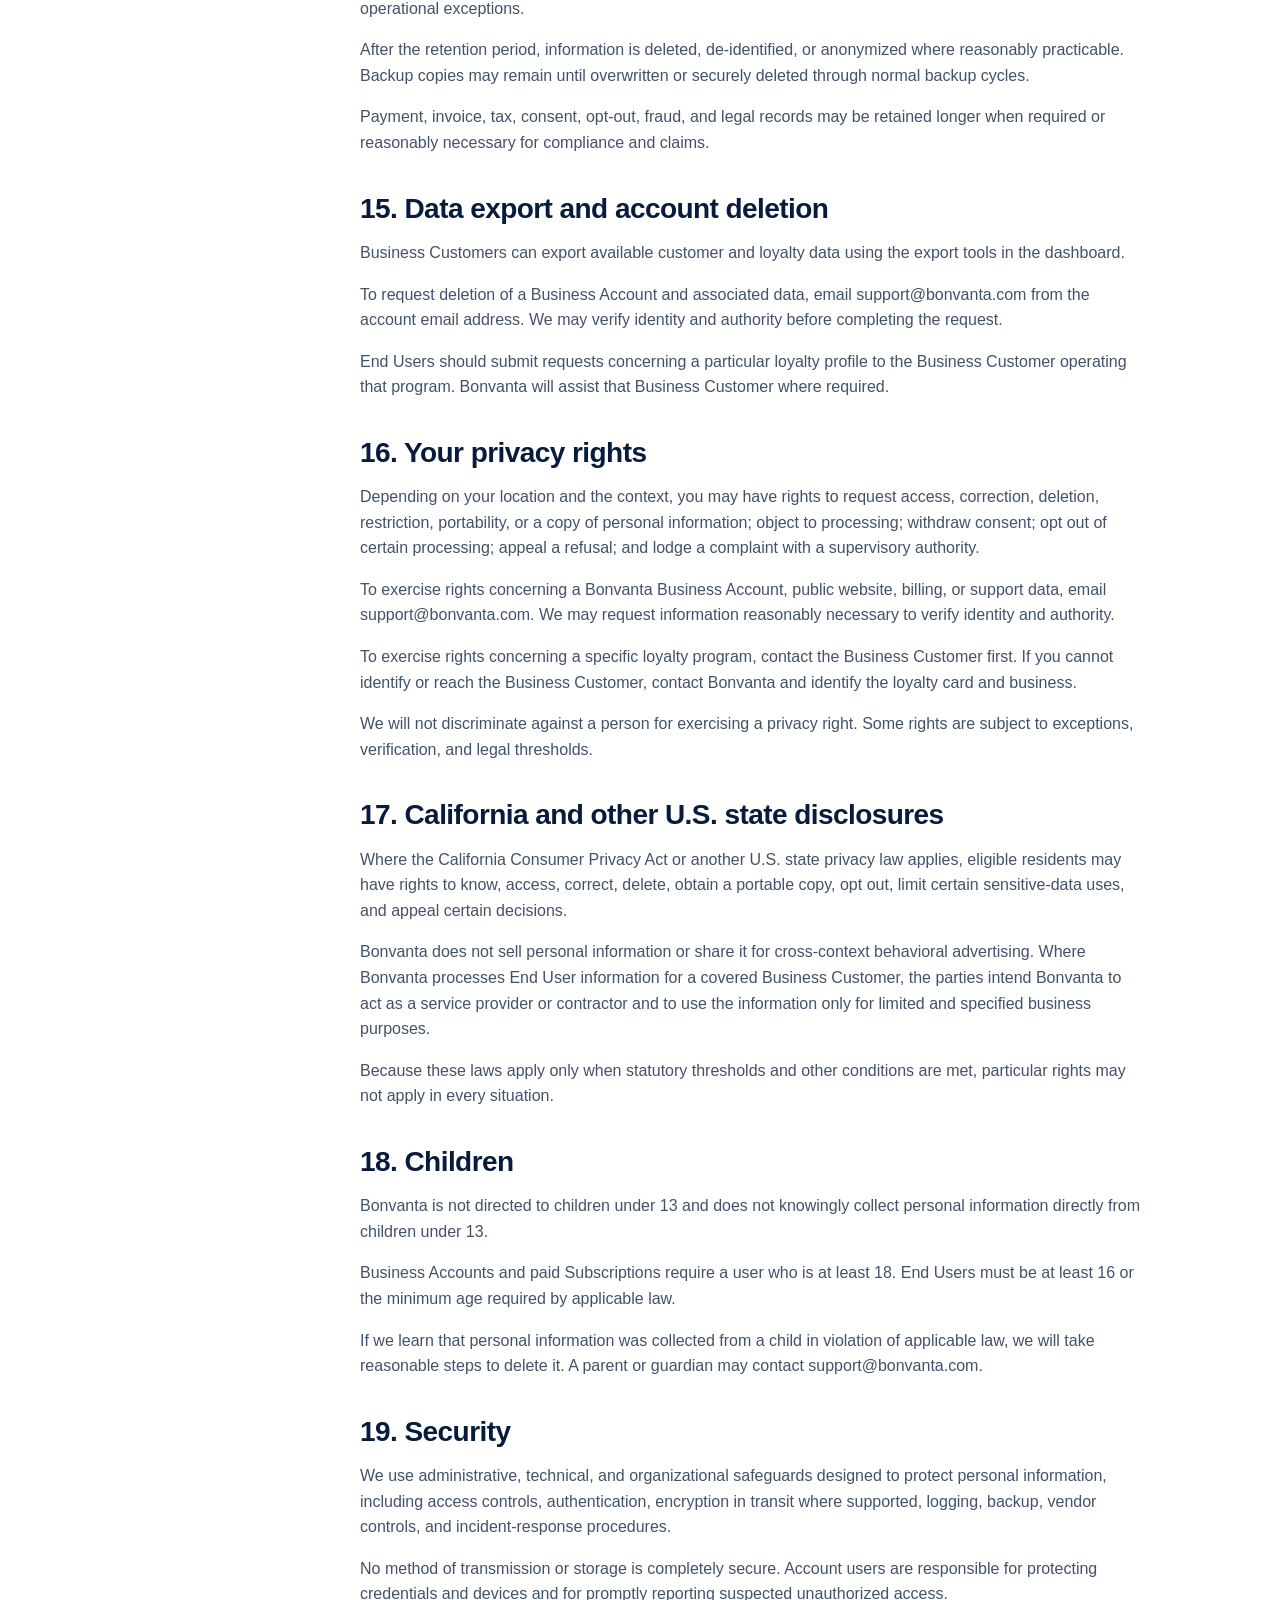
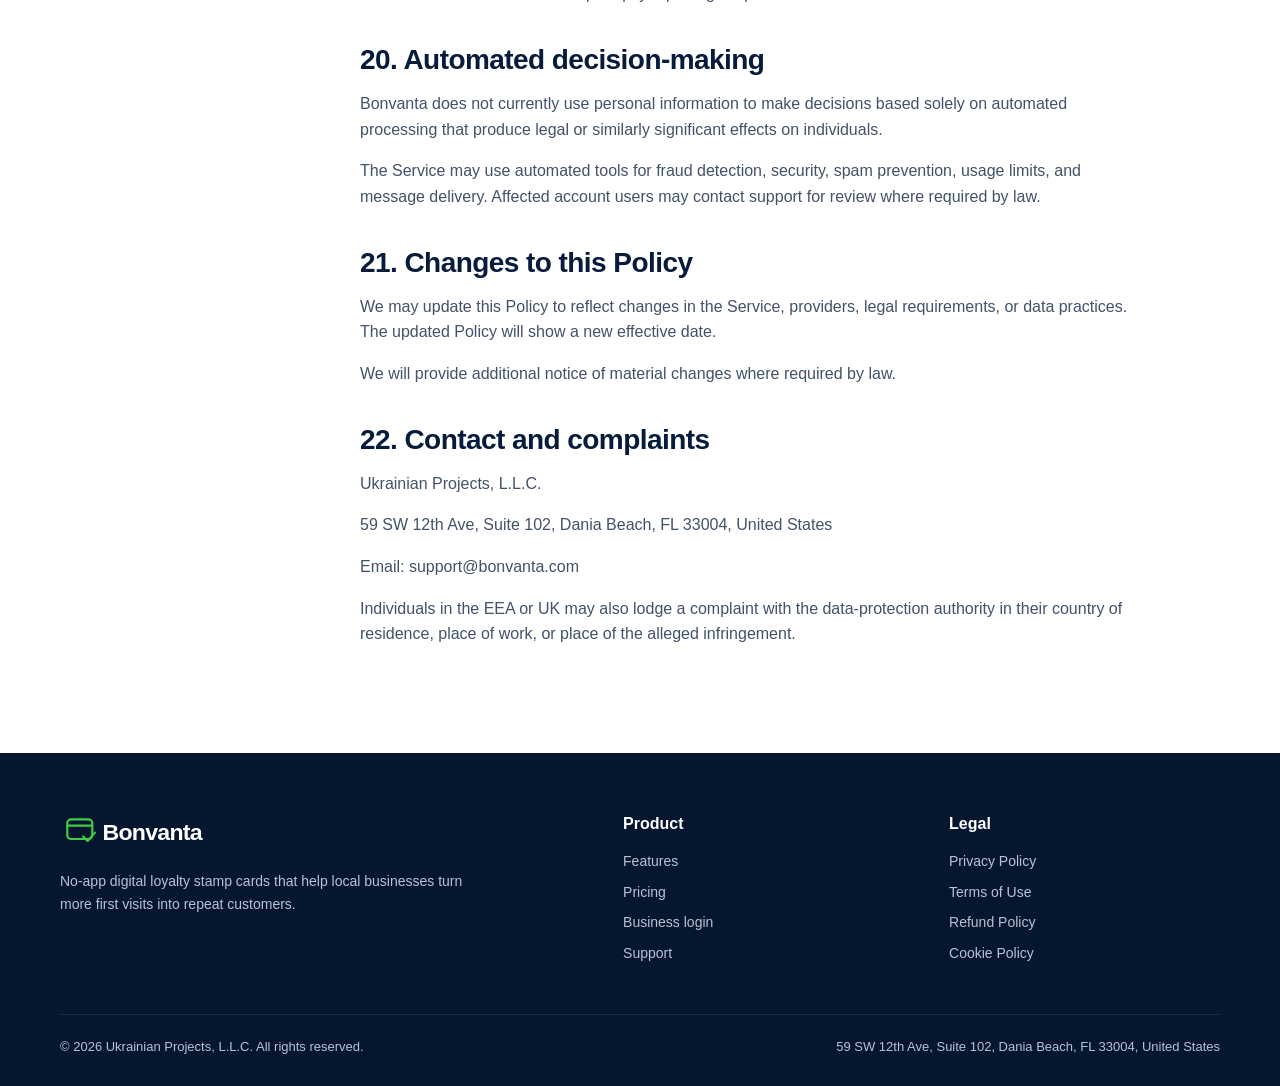
<file: privacy.html>
<!DOCTYPE html>
<html lang="en"><head><!-- Google consent mode: analytics stays disabled until consent -->
<script>
  window.dataLayer = window.dataLayer || [];
  function gtag(){dataLayer.push(arguments);}
  gtag('consent', 'default', {
    'analytics_storage': 'denied',
    'ad_storage': 'denied',
    'ad_user_data': 'denied',
    'ad_personalization': 'denied',
    'wait_for_update': 500
  });
</script>
<!-- Google Tag Manager -->
<script>(function(w,d,s,l,i){w[l]=w[l]||[];w[l].push({'gtm.start':
new Date().getTime(),event:'gtm.js'});var f=d.getElementsByTagName(s)[0],
j=d.createElement(s),dl=l!='dataLayer'?'&l='+l:'';j.async=true;j.src=
'https://www.googletagmanager.com/gtm.js?id='+i+dl;f.parentNode.insertBefore(j,f);
})(window,document,'script','dataLayer','GTM-5XCBFMQP');</script>
<!-- End Google Tag Manager -->
<meta charset="utf-8"/>
<meta content="width=device-width, initial-scale=1" name="viewport"/>
<meta content="#071b3d" name="theme-color"/>
<link href="/favicon.ico" rel="icon"/>
<link href="/apple-touch-icon.png" rel="apple-touch-icon"/>
<link href="/styles.css" rel="stylesheet"/>
<title>Bonvanta Privacy Policy | Bonvanta</title><meta content="Bonvanta Privacy Policy for Bonvanta." name="description"/><link href="https://bonvanta.com/privacy.html" rel="canonical"/></head><body><!-- Google Tag Manager (noscript) -->
<noscript><iframe height="0" src="https://www.googletagmanager.com/ns.html?id=GTM-5XCBFMQP" style="display:none;visibility:hidden" width="0"></iframe></noscript>
<!-- End Google Tag Manager (noscript) -->
<header class="site-header">
<div class="container nav">
<a aria-label="Bonvanta home" class="brand" href="/"><img alt="Bonvanta" src="/assets/bonvanta-logo.svg"/></a>
<nav aria-label="Main navigation" class="nav-links">
<a href="/#features">Features</a>
<a href="/#how-it-works">How it works</a>
<a href="/#pricing">Pricing</a>
<a href="/#faq">FAQ</a>
</nav>
<div class="nav-actions">
<details class="language-menu">
<summary aria-label="Choose language">EN</summary>
<div class="language-options"><a class="active" href="/" hreflang="en"><span>EN</span>English</a><a href="/de/" hreflang="de"><span>DE</span>Deutsch</a><a href="/es/" hreflang="es"><span>ES</span>Español</a><a href="/fr/" hreflang="fr"><span>FR</span>Français</a></div>
</details>
<a class="btn btn-ghost" href="https://admin.bonvanta.com">Log in</a>
<a class="btn btn-primary" href="https://admin.bonvanta.com">Start free</a>
<button aria-expanded="false" aria-label="Open menu" class="mobile-toggle">☰</button>
</div>
</div>
</header>
<main><section class="legal-hero"><div class="container"><span class="kicker">Legal</span><h1>Bonvanta Privacy Policy</h1><div class="legal-meta">Effective July 11, 2026</div></div></section>
<div class="container legal-layout"><aside class="legal-nav"><strong>On this page</strong><a href="#1-who-we-are">1. Who we are</a><a href="#2-scope">2. Scope</a><a href="#3-privacy-roles">3. Privacy roles</a><a href="#4-personal-information-we-collect">4. Personal information we collect</a><a href="#5-sources-of-information">5. Sources of information</a><a href="#6-how-we-use-personal-information">6. How we use personal information</a><a href="#7-legal-bases-for-eea-and-uk-processing">7. Legal bases for EEA and UK processing</a><a href="#8-loyalty-programs-and-business-customer-control">8. Loyalty programs and Business Customer control</a><a href="#9-marketing-and-communications">9. Marketing and communications</a><a href="#10-cookies-and-google-analytics">10. Cookies and Google Analytics</a><a href="#11-how-we-disclose-personal-information">11. How we disclose personal information</a><a href="#12-no-sale-targeted-advertising-sharing-or-ai-training">12. No sale, targeted-advertising sharing, or AI training</a><a href="#13-international-data-transfers">13. International data transfers</a><a href="#14-data-retention">14. Data retention</a><a href="#15-data-export-and-account-deletion">15. Data export and account deletion</a><a href="#16-your-privacy-rights">16. Your privacy rights</a><a href="#17-california-and-other-u-s-state-disclosures">17. California and other U.S. state disclosures</a><a href="#18-children">18. Children</a></aside><article class="legal-content"><h1>Bonvanta Privacy Policy</h1>
<p>Effective date: July 11, 2026</p>
<p>This Privacy Policy explains how Ukrainian Projects, L.L.C., doing business as Bonvanta ("Bonvanta," "we," "us," or "our"), collects, uses, discloses, stores, and protects personal information in connection with bonvanta.com and Bonvanta-branded admin, scanner, customer-card, billing, support, and related services.</p>
<p>This Policy also explains the different privacy roles of Bonvanta and the businesses that operate loyalty programs through Bonvanta.</p>
<h2 id="1-who-we-are">1. Who we are</h2>
<p>Ukrainian Projects, L.L.C.</p>
<p>Florida document number: L16000068958</p>
<p>59 SW 12th Ave, Suite 102, Dania Beach, FL 33004, United States</p>
<p>Privacy contact: support@bonvanta.com</p>
<h2 id="2-scope">2. Scope</h2>
<p>This Policy applies to the public Bonvanta website, Business Accounts, dashboards, scanner interfaces, digital loyalty-card pages, billing and support interactions, and related Bonvanta services.</p>
<p>A Business Customer may publish its own privacy notice for a particular loyalty program. That business notice controls the business's own purposes and use of End User data, while this Policy explains Bonvanta's role and processing.</p>
<p>This Policy does not govern independent websites, products, services, or purchases offered by a Business Customer or other third party.</p>
<h2 id="3-privacy-roles">3. Privacy roles</h2>
<p>Bonvanta is the controller or business for personal information used to operate the public website, register and manage Business Accounts, provide billing and support, prevent fraud and abuse, secure the Service, comply with law, and manage our commercial relationship with Business Customers.</p>
<p>Each Business Customer is generally the controller or business for the personal information of End Users in its own loyalty program. The Business Customer decides what data to collect, who may join, the loyalty and reward rules, the audiences for campaigns, and the purposes of customer communications.</p>
<p>For End User loyalty-program data processed on a Business Customer's instructions, Bonvanta acts as a processor, service provider, or contractor. Our Data Processing Addendum applies to that processing.</p>
<p>PayForSay s.r.o., operator of the 7stamp platform, provides the underlying loyalty technology and acts as Bonvanta's processor or subprocessor for relevant platform operations. PayForSay may also act as an independent controller for its own platform security, anti-abuse, administration, and legal compliance.</p>
<p>If you are an End User, direct a request about a specific loyalty program to the Business Customer that operates the program. Bonvanta will provide reasonable assistance to that Business Customer.</p>
<h2 id="4-personal-information-we-collect">4. Personal information we collect</h2>
<p>Account and identity information: name, email address, phone number if provided, login identifier, password or authentication information, account role, and permissions.</p>
<p>Business information: business name, location, website, industry, tax or registration information if provided, staff details, support contacts, plan, and account configuration.</p>
<p>Billing and transaction information: billing name and address, plan, price, currency, tax information, invoice and payment status, transaction identifiers, card brand, expiration information, and last four digits. Complete card numbers and security codes are processed by Stripe and are not stored by Bonvanta.</p>
<p>End User profile information: name, email address, phone number, date of birth, and location where the Business Customer chooses to collect it. Date of birth, phone, and location should be optional unless the Business Customer has a valid and disclosed reason to require them.</p>
<p>Loyalty information: card identifiers, program and business identifiers, stamps, points, visits, vouchers, rewards, redemptions, expiry information, card status, and loyalty-event history.</p>
<p>Consent and communication information: marketing choices, consent records, timestamps, sources of consent, unsubscribe or opt-out status, notification settings, message delivery status, and campaign interaction information.</p>
<p>Technical and usage information: IP address, approximate location derived from IP, browser, device type, operating system, language, referring page, timestamps, session information, security events, audit logs, and diagnostic data.</p>
<p>Support and communications: emails, support requests, attachments, feedback, and other communications with Bonvanta.</p>
<p>Public website analytics: page views, sessions, approximate geography, device and browser information, referrals, and interactions collected through Google Analytics only on the public bonvanta.com website and subject to consent requirements.</p>
<p>Bonvanta does not intentionally collect continuous GPS location. A Business Customer may collect a provided location or use the location of a participating business as part of a loyalty program.</p>
<h2 id="5-sources-of-information">5. Sources of information</h2>
<p>We receive information directly from Business Customers, account users, End Users, and people who contact support.</p>
<p>We receive loyalty data from Business Customers, scanners, card interactions, integrations, Apple Wallet, Google Wallet, and the underlying platform.</p>
<p>We receive payment and fraud information from Stripe and other payment or verification providers.</p>
<p>We receive technical information automatically from browsers, devices, servers, security tools, and cookies or similar technologies.</p>
<h2 id="6-how-we-use-personal-information">6. How we use personal information</h2>
<p>To create, authenticate, administer, and support accounts.</p>
<p>To issue and manage digital loyalty cards, stamps, vouchers, rewards, redemptions, scanner workflows, and related features.</p>
<p>To process Subscriptions, invoices, payments, taxes, billing disputes, refunds, and chargebacks.</p>
<p>To send transactional messages such as account, security, billing, card, stamp, voucher, reward, expiry, and service notices.</p>
<p>To send or enable marketing communications where valid consent or another lawful basis exists and the relevant Business Customer has configured the campaign.</p>
<p>To operate, maintain, troubleshoot, test, secure, protect, and improve the Service.</p>
<p>To prevent fraud, abuse, spam, unauthorized access, misuse, and violations of terms or law.</p>
<p>To provide customer support, respond to requests, and communicate about the Service.</p>
<p>To analyze the public website through Google Analytics after any required consent.</p>
<p>To comply with legal, tax, accounting, regulatory, court, and law-enforcement requirements and to establish, exercise, or defend legal claims.</p>
<h2 id="7-legal-bases-for-eea-and-uk-processing">7. Legal bases for EEA and UK processing</h2>
<p>Contract: processing needed to provide the Service, manage an account, process a Subscription, or take steps requested before entering into a contract.</p>
<p>Legitimate interests: securing and improving the Service, preventing fraud and abuse, maintaining records, supporting customers, protecting legal rights, and conducting limited B2B administration, where those interests are not overridden by individual rights.</p>
<p>Legal obligation: tax, accounting, compliance, sanctions, fraud-prevention, court, regulatory, and other legal duties.</p>
<p>Consent: optional marketing, non-essential analytics cookies, and other processing where consent is required. Consent may be withdrawn at any time without affecting prior lawful processing.</p>
<p>Where Bonvanta acts as processor, the relevant Business Customer determines the lawful basis for End User data.</p>
<h2 id="8-loyalty-programs-and-business-customer-control">8. Loyalty programs and Business Customer control</h2>
<p>Each Business Customer is responsible for providing End Users with an accurate privacy notice and loyalty-program rules at or before collection.</p>
<p>The Business Customer decides whether to collect name, email, phone, date of birth, location, and other optional fields and is responsible for data minimization and lawful use.</p>
<p>The Business Customer is responsible for End User requests to access, correct, delete, restrict, export, or object to use of loyalty-program data. Bonvanta will assist the Business Customer using available tools and support.</p>
<p>The Business Customer is responsible for the legality and content of promotional messages, offers, rewards, consent language, and campaign audiences.</p>
<h2 id="9-marketing-and-communications">9. Marketing and communications</h2>
<p>Transactional communications are messages needed to operate an account or loyalty program, including security alerts, billing notices, stamp updates, issued rewards, vouchers, and important service notices.</p>
<p>Marketing communications include promotions, discounts, birthday offers, win-back campaigns, personalized offers, and other commercial messages.</p>
<p>Where required by law, marketing consent must be voluntary, specific, informed, and separate from acceptance of terms or a privacy notice. An End User must be able to use a loyalty card without agreeing to optional marketing, unless a different arrangement is lawful and clearly disclosed by the Business Customer.</p>
<p>Email recipients may use the unsubscribe link or contact the relevant Business Customer. Wallet notifications can normally be managed in Apple Wallet or Google Wallet settings. SMS recipients should be offered a recognized opt-out such as STOP. WhatsApp messages may be sent only to users who have opted in under applicable rules.</p>
<p>Important account, security, legal, billing, and service communications may still be sent where necessary even after a marketing opt-out.</p>
<h2 id="10-cookies-and-google-analytics">10. Cookies and Google Analytics</h2>
<p>The public bonvanta.com website uses Google Analytics to understand website traffic and performance. Google Analytics is not intended to be installed in the Bonvanta admin dashboard, scanner, or customer loyalty-card pages.</p>
<p>In the EEA, UK, Switzerland, and other jurisdictions where consent is required, Google Analytics should remain disabled until the visitor accepts analytics cookies. Visitors must be able to reject non-essential cookies and change their choice later.</p>
<p>Bonvanta service domains may use strictly necessary cookies, session identifiers, local storage, security tools, and operational logs to authenticate users, maintain sessions, prevent fraud, remember essential preferences, and provide the requested service.</p>
<p>More information is available in the Bonvanta Cookie Policy.</p>
<h2 id="11-how-we-disclose-personal-information">11. How we disclose personal information</h2>
<p>Business Customers and authorized staff: to operate the relevant loyalty program and customer relationship.</p>
<p>PayForSay s.r.o.: to provide the underlying 7stamp loyalty platform, digital cards, scanner, notifications, hosting, security, and platform operations.</p>
<p>Stripe and payment partners: to process payments, subscriptions, invoices, taxes, fraud checks, refunds, disputes, and chargebacks.</p>
<p>Apple and Google: where necessary for Apple Wallet, Google Wallet, account services, public website analytics, or other enabled services.</p>
<p>Hosting, authentication, database, email delivery, domain, DNS, security, logging, customer-support, and professional service providers: to operate and protect the Service.</p>
<p>Authorities and advisors: when required by law, court order, regulation, or legal process, or when reasonably necessary to protect rights, safety, security, and the integrity of the Service.</p>
<p>Corporate transactions: in connection with a merger, financing, acquisition, restructuring, bankruptcy, or sale of all or part of the business, subject to appropriate safeguards.</p>
<p>We require service providers to process information for limited purposes and under appropriate confidentiality and data-protection obligations.</p>
<h2 id="12-no-sale-targeted-advertising-sharing-or-ai-training">12. No sale, targeted-advertising sharing, or AI training</h2>
<p>Bonvanta does not sell personal information.</p>
<p>Bonvanta does not share personal information for cross-context behavioral advertising or targeted advertising as those terms are defined by applicable U.S. state privacy laws.</p>
<p>Bonvanta does not use Business Customer or End User loyalty data to train general-purpose artificial intelligence models.</p>
<p>We may use aggregated or de-identified information that cannot reasonably identify a person to measure, secure, and improve the Service, subject to applicable law.</p>
<h2 id="13-international-data-transfers">13. International data transfers</h2>
<p>Bonvanta is operated from the United States, while the underlying PayForSay platform is operated from Slovakia in the European Economic Area. Other service providers may process information in the United States, EEA, United Kingdom, or other countries.</p>
<p>Where required, we and our providers use lawful safeguards such as adequacy decisions, the EU Standard Contractual Clauses, the UK International Data Transfer Addendum or other UK mechanisms, Data Privacy Framework participation where applicable, or another valid transfer mechanism.</p>
<p>Privacy and data-protection laws in a receiving country may differ from those in your country.</p>
<h2 id="14-data-retention">14. Data retention</h2>
<p>We retain personal information while an account or loyalty program is active and for as long as needed to provide the Service, maintain loyalty records, preserve consent and opt-out evidence, prevent fraud, resolve disputes, enforce agreements, and comply with law.</p>
<p>After a Business Account is cancelled, Bonvanta may retain the account and associated customer data for up to 12 months to allow reactivation, recovery, export, dispute handling, security review, and legal compliance. The account holder may request earlier deletion by emailing support@bonvanta.com, subject to legal and operational exceptions.</p>
<p>After the retention period, information is deleted, de-identified, or anonymized where reasonably practicable. Backup copies may remain until overwritten or securely deleted through normal backup cycles.</p>
<p>Payment, invoice, tax, consent, opt-out, fraud, and legal records may be retained longer when required or reasonably necessary for compliance and claims.</p>
<h2 id="15-data-export-and-account-deletion">15. Data export and account deletion</h2>
<p>Business Customers can export available customer and loyalty data using the export tools in the dashboard.</p>
<p>To request deletion of a Business Account and associated data, email support@bonvanta.com from the account email address. We may verify identity and authority before completing the request.</p>
<p>End Users should submit requests concerning a particular loyalty profile to the Business Customer operating that program. Bonvanta will assist that Business Customer where required.</p>
<h2 id="16-your-privacy-rights">16. Your privacy rights</h2>
<p>Depending on your location and the context, you may have rights to request access, correction, deletion, restriction, portability, or a copy of personal information; object to processing; withdraw consent; opt out of certain processing; appeal a refusal; and lodge a complaint with a supervisory authority.</p>
<p>To exercise rights concerning a Bonvanta Business Account, public website, billing, or support data, email support@bonvanta.com. We may request information reasonably necessary to verify identity and authority.</p>
<p>To exercise rights concerning a specific loyalty program, contact the Business Customer first. If you cannot identify or reach the Business Customer, contact Bonvanta and identify the loyalty card and business.</p>
<p>We will not discriminate against a person for exercising a privacy right. Some rights are subject to exceptions, verification, and legal thresholds.</p>
<h2 id="17-california-and-other-u-s-state-disclosures">17. California and other U.S. state disclosures</h2>
<p>Where the California Consumer Privacy Act or another U.S. state privacy law applies, eligible residents may have rights to know, access, correct, delete, obtain a portable copy, opt out, limit certain sensitive-data uses, and appeal certain decisions.</p>
<p>Bonvanta does not sell personal information or share it for cross-context behavioral advertising. Where Bonvanta processes End User information for a covered Business Customer, the parties intend Bonvanta to act as a service provider or contractor and to use the information only for limited and specified business purposes.</p>
<p>Because these laws apply only when statutory thresholds and other conditions are met, particular rights may not apply in every situation.</p>
<h2 id="18-children">18. Children</h2>
<p>Bonvanta is not directed to children under 13 and does not knowingly collect personal information directly from children under 13.</p>
<p>Business Accounts and paid Subscriptions require a user who is at least 18. End Users must be at least 16 or the minimum age required by applicable law.</p>
<p>If we learn that personal information was collected from a child in violation of applicable law, we will take reasonable steps to delete it. A parent or guardian may contact support@bonvanta.com.</p>
<h2 id="19-security">19. Security</h2>
<p>We use administrative, technical, and organizational safeguards designed to protect personal information, including access controls, authentication, encryption in transit where supported, logging, backup, vendor controls, and incident-response procedures.</p>
<p>No method of transmission or storage is completely secure. Account users are responsible for protecting credentials and devices and for promptly reporting suspected unauthorized access.</p>
<h2 id="20-automated-decision-making">20. Automated decision-making</h2>
<p>Bonvanta does not currently use personal information to make decisions based solely on automated processing that produce legal or similarly significant effects on individuals.</p>
<p>The Service may use automated tools for fraud detection, security, spam prevention, usage limits, and message delivery. Affected account users may contact support for review where required by law.</p>
<h2 id="21-changes-to-this-policy">21. Changes to this Policy</h2>
<p>We may update this Policy to reflect changes in the Service, providers, legal requirements, or data practices. The updated Policy will show a new effective date.</p>
<p>We will provide additional notice of material changes where required by law.</p>
<h2 id="22-contact-and-complaints">22. Contact and complaints</h2>
<p>Ukrainian Projects, L.L.C.</p>
<p>59 SW 12th Ave, Suite 102, Dania Beach, FL 33004, United States</p>
<p>Email: support@bonvanta.com</p>
<p>Individuals in the EEA or UK may also lodge a complaint with the data-protection authority in their country of residence, place of work, or place of the alleged infringement.</p></article></div></main>
<footer class="site-footer">
<div class="container">
<div class="footer-grid">
<div class="footer-brand">
<img alt="Bonvanta" src="/assets/bonvanta-logo-white.svg"/>
<p>No-app digital loyalty stamp cards that help local businesses turn more first visits into repeat customers.</p>
</div>
<div class="footer-col">
<h4>Product</h4>
<a href="/#features">Features</a>
<a href="/#pricing">Pricing</a>
<a href="https://admin.bonvanta.com">Business login</a>
<a href="/en/contact/">Support</a>
</div>
<div class="footer-col">
<h4>Legal</h4>
<a href="/privacy.html">Privacy Policy </a>
<a href="/terms.html">Terms of Use </a>
<a href="/refunds.html">Refund Policy </a>
<a href="/cookies.html">Cookie Policy </a>
</div>
</div>
<div class="footer-bottom">
<span>© 2026 Ukrainian Projects, L.L.C. All rights reserved.</span>
<span>59 SW 12th Ave, Suite 102, Dania Beach, FL 33004, United States</span>
</div>
</div>
</footer>
<div aria-label="Cookie preferences" class="cookie-banner" role="dialog">
<p><strong>Your privacy choices</strong>We use essential cookies to run the site and optional Google Analytics cookies to understand public website traffic. <a href="/cookies.html" style="text-decoration:underline">Learn more</a>.</p>
<div class="cookie-actions">
<button class="btn btn-secondary" data-cookie-reject="">Reject non-essential</button>
<button class="btn btn-primary" data-cookie-accept="">Accept analytics</button>
</div>
</div><script src="/script.js"></script></body></html>
</file>
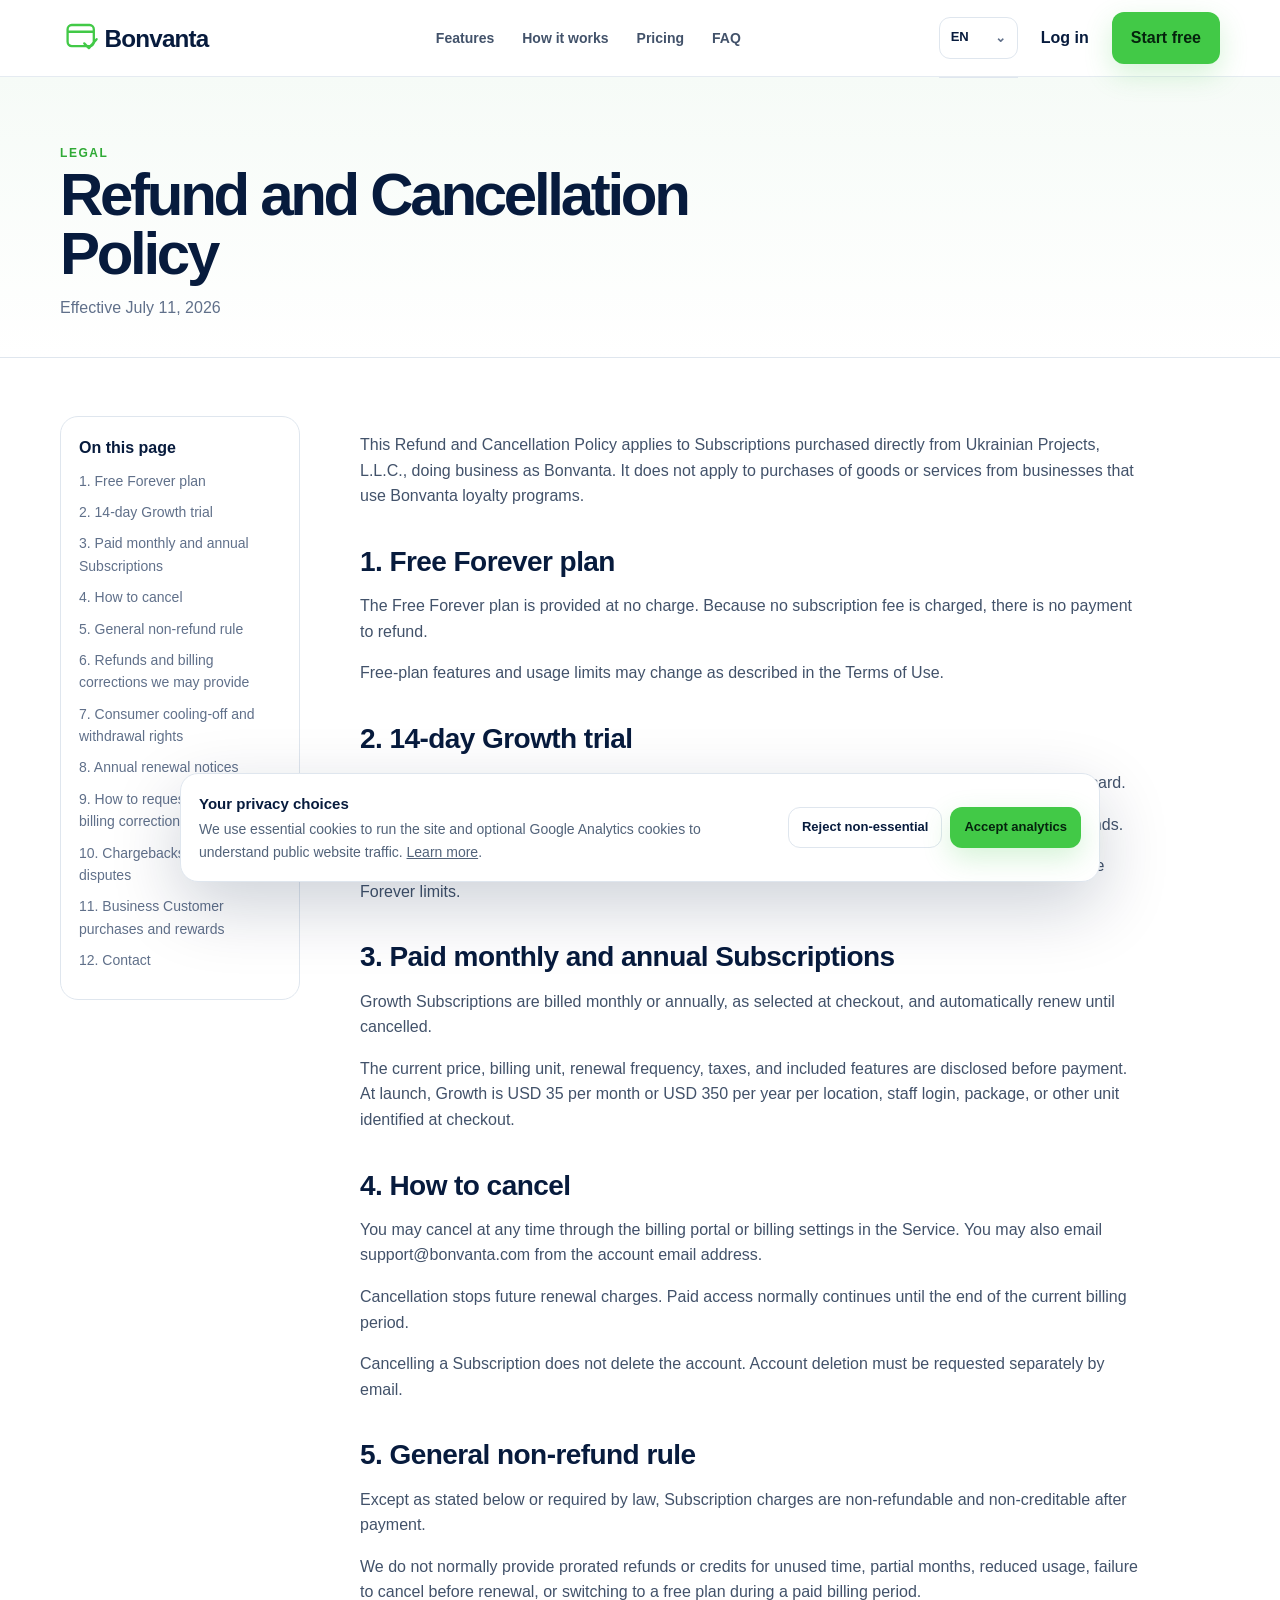
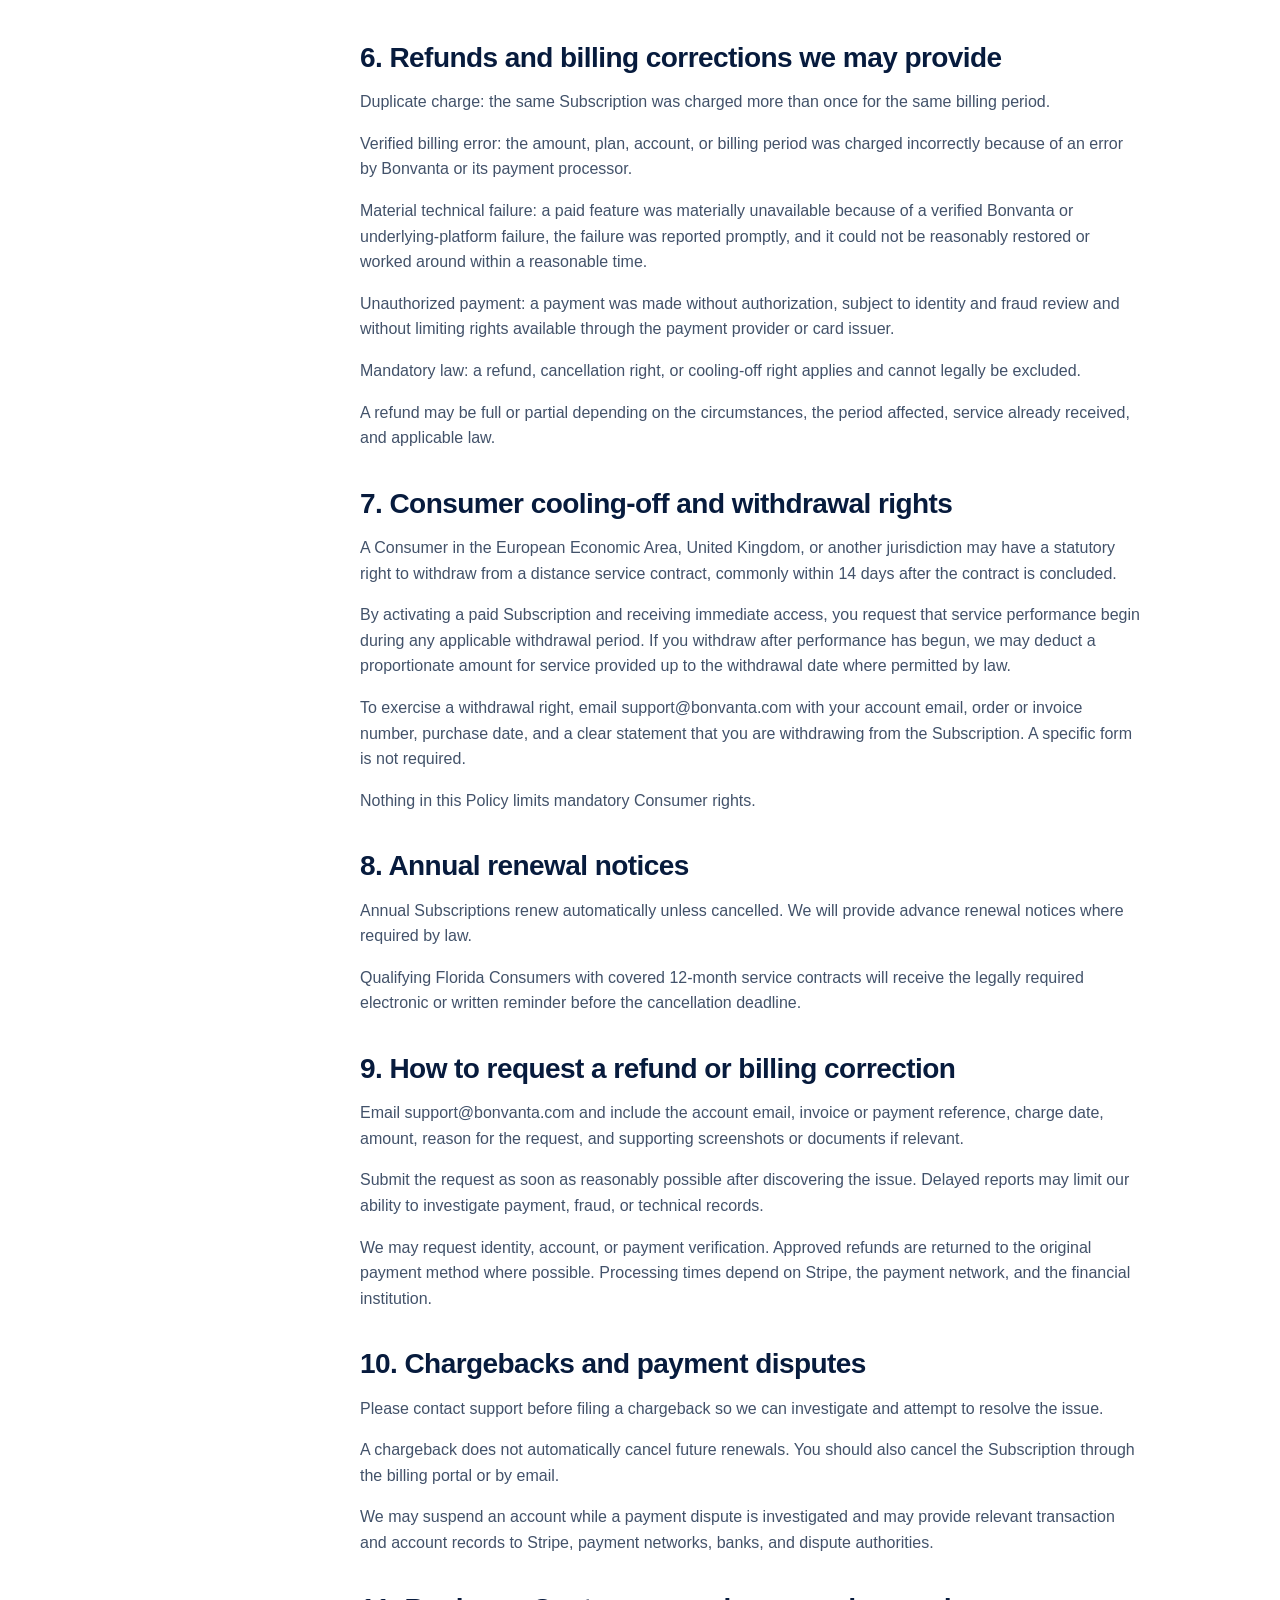
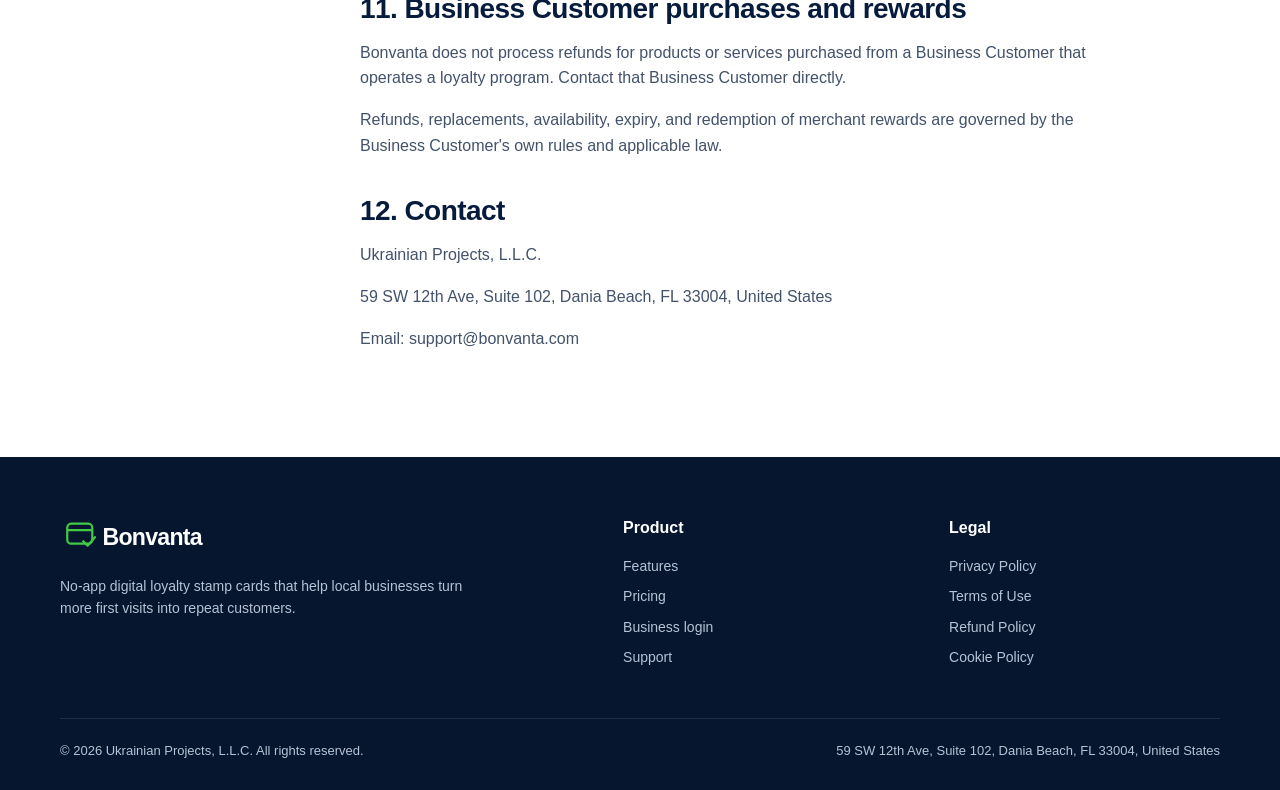
<file: refunds.html>
<!DOCTYPE html>
<html lang="en"><head><!-- Google consent mode: analytics stays disabled until consent -->
<script>
  window.dataLayer = window.dataLayer || [];
  function gtag(){dataLayer.push(arguments);}
  gtag('consent', 'default', {
    'analytics_storage': 'denied',
    'ad_storage': 'denied',
    'ad_user_data': 'denied',
    'ad_personalization': 'denied',
    'wait_for_update': 500
  });
</script>
<!-- Google Tag Manager -->
<script>(function(w,d,s,l,i){w[l]=w[l]||[];w[l].push({'gtm.start':
new Date().getTime(),event:'gtm.js'});var f=d.getElementsByTagName(s)[0],
j=d.createElement(s),dl=l!='dataLayer'?'&l='+l:'';j.async=true;j.src=
'https://www.googletagmanager.com/gtm.js?id='+i+dl;f.parentNode.insertBefore(j,f);
})(window,document,'script','dataLayer','GTM-5XCBFMQP');</script>
<!-- End Google Tag Manager -->
<meta charset="utf-8"/>
<meta content="width=device-width, initial-scale=1" name="viewport"/>
<meta content="#071b3d" name="theme-color"/>
<link href="/favicon.ico" rel="icon"/>
<link href="/apple-touch-icon.png" rel="apple-touch-icon"/>
<link href="/styles.css" rel="stylesheet"/>
<title>Refund and Cancellation Policy | Bonvanta</title><meta content="Refund and Cancellation Policy for Bonvanta." name="description"/><link href="https://bonvanta.com/refunds.html" rel="canonical"/></head><body><!-- Google Tag Manager (noscript) -->
<noscript><iframe height="0" src="https://www.googletagmanager.com/ns.html?id=GTM-5XCBFMQP" style="display:none;visibility:hidden" width="0"></iframe></noscript>
<!-- End Google Tag Manager (noscript) -->
<header class="site-header">
<div class="container nav">
<a aria-label="Bonvanta home" class="brand" href="/"><img alt="Bonvanta" src="/assets/bonvanta-logo.svg"/></a>
<nav aria-label="Main navigation" class="nav-links">
<a href="/#features">Features</a>
<a href="/#how-it-works">How it works</a>
<a href="/#pricing">Pricing</a>
<a href="/#faq">FAQ</a>
</nav>
<div class="nav-actions">
<details class="language-menu">
<summary aria-label="Choose language">EN</summary>
<div class="language-options"><a class="active" href="/" hreflang="en"><span>EN</span>English</a><a href="/de/" hreflang="de"><span>DE</span>Deutsch</a><a href="/es/" hreflang="es"><span>ES</span>Español</a><a href="/fr/" hreflang="fr"><span>FR</span>Français</a></div>
</details>
<a class="btn btn-ghost" href="https://admin.bonvanta.com">Log in</a>
<a class="btn btn-primary" href="https://admin.bonvanta.com">Start free</a>
<button aria-expanded="false" aria-label="Open menu" class="mobile-toggle">☰</button>
</div>
</div>
</header>
<main><section class="legal-hero"><div class="container"><span class="kicker">Legal</span><h1>Refund and Cancellation Policy</h1><div class="legal-meta">Effective July 11, 2026</div></div></section>
<div class="container legal-layout"><aside class="legal-nav"><strong>On this page</strong><a href="#1-free-forever-plan">1. Free Forever plan</a><a href="#2-14-day-growth-trial">2. 14-day Growth trial</a><a href="#3-paid-monthly-and-annual-subscriptions">3. Paid monthly and annual Subscriptions</a><a href="#4-how-to-cancel">4. How to cancel</a><a href="#5-general-non-refund-rule">5. General non-refund rule</a><a href="#6-refunds-and-billing-corrections-we-may-provide">6. Refunds and billing corrections we may provide</a><a href="#7-consumer-cooling-off-and-withdrawal-rights">7. Consumer cooling-off and withdrawal rights</a><a href="#8-annual-renewal-notices">8. Annual renewal notices</a><a href="#9-how-to-request-a-refund-or-billing-correction">9. How to request a refund or billing correction</a><a href="#10-chargebacks-and-payment-disputes">10. Chargebacks and payment disputes</a><a href="#11-business-customer-purchases-and-rewards">11. Business Customer purchases and rewards</a><a href="#12-contact">12. Contact</a></aside><article class="legal-content"><h1>Bonvanta Refund and Cancellation Policy</h1>
<p>Effective date: July 11, 2026</p>
<p>This Refund and Cancellation Policy applies to Subscriptions purchased directly from Ukrainian Projects, L.L.C., doing business as Bonvanta. It does not apply to purchases of goods or services from businesses that use Bonvanta loyalty programs.</p>
<h2 id="1-free-forever-plan">1. Free Forever plan</h2>
<p>The Free Forever plan is provided at no charge. Because no subscription fee is charged, there is no payment to refund.</p>
<p>Free-plan features and usage limits may change as described in the Terms of Use.</p>
<h2 id="2-14-day-growth-trial">2. 14-day Growth trial</h2>
<p>Eligible Business Customers may receive one 14-day trial of Growth features without providing a credit card.</p>
<p>The trial does not automatically convert to a paid plan and no automatic charge is made when the trial ends.</p>
<p>Unless a paid plan is selected, the account returns to the Free Forever plan and becomes subject to Free Forever limits.</p>
<h2 id="3-paid-monthly-and-annual-subscriptions">3. Paid monthly and annual Subscriptions</h2>
<p>Growth Subscriptions are billed monthly or annually, as selected at checkout, and automatically renew until cancelled.</p>
<p>The current price, billing unit, renewal frequency, taxes, and included features are disclosed before payment. At launch, Growth is USD 35 per month or USD 350 per year per location, staff login, package, or other unit identified at checkout.</p>
<h2 id="4-how-to-cancel">4. How to cancel</h2>
<p>You may cancel at any time through the billing portal or billing settings in the Service. You may also email support@bonvanta.com from the account email address.</p>
<p>Cancellation stops future renewal charges. Paid access normally continues until the end of the current billing period.</p>
<p>Cancelling a Subscription does not delete the account. Account deletion must be requested separately by email.</p>
<h2 id="5-general-non-refund-rule">5. General non-refund rule</h2>
<p>Except as stated below or required by law, Subscription charges are non-refundable and non-creditable after payment.</p>
<p>We do not normally provide prorated refunds or credits for unused time, partial months, reduced usage, failure to cancel before renewal, or switching to a free plan during a paid billing period.</p>
<h2 id="6-refunds-and-billing-corrections-we-may-provide">6. Refunds and billing corrections we may provide</h2>
<p>Duplicate charge: the same Subscription was charged more than once for the same billing period.</p>
<p>Verified billing error: the amount, plan, account, or billing period was charged incorrectly because of an error by Bonvanta or its payment processor.</p>
<p>Material technical failure: a paid feature was materially unavailable because of a verified Bonvanta or underlying-platform failure, the failure was reported promptly, and it could not be reasonably restored or worked around within a reasonable time.</p>
<p>Unauthorized payment: a payment was made without authorization, subject to identity and fraud review and without limiting rights available through the payment provider or card issuer.</p>
<p>Mandatory law: a refund, cancellation right, or cooling-off right applies and cannot legally be excluded.</p>
<p>A refund may be full or partial depending on the circumstances, the period affected, service already received, and applicable law.</p>
<h2 id="7-consumer-cooling-off-and-withdrawal-rights">7. Consumer cooling-off and withdrawal rights</h2>
<p>A Consumer in the European Economic Area, United Kingdom, or another jurisdiction may have a statutory right to withdraw from a distance service contract, commonly within 14 days after the contract is concluded.</p>
<p>By activating a paid Subscription and receiving immediate access, you request that service performance begin during any applicable withdrawal period. If you withdraw after performance has begun, we may deduct a proportionate amount for service provided up to the withdrawal date where permitted by law.</p>
<p>To exercise a withdrawal right, email support@bonvanta.com with your account email, order or invoice number, purchase date, and a clear statement that you are withdrawing from the Subscription. A specific form is not required.</p>
<p>Nothing in this Policy limits mandatory Consumer rights.</p>
<h2 id="8-annual-renewal-notices">8. Annual renewal notices</h2>
<p>Annual Subscriptions renew automatically unless cancelled. We will provide advance renewal notices where required by law.</p>
<p>Qualifying Florida Consumers with covered 12-month service contracts will receive the legally required electronic or written reminder before the cancellation deadline.</p>
<h2 id="9-how-to-request-a-refund-or-billing-correction">9. How to request a refund or billing correction</h2>
<p>Email support@bonvanta.com and include the account email, invoice or payment reference, charge date, amount, reason for the request, and supporting screenshots or documents if relevant.</p>
<p>Submit the request as soon as reasonably possible after discovering the issue. Delayed reports may limit our ability to investigate payment, fraud, or technical records.</p>
<p>We may request identity, account, or payment verification. Approved refunds are returned to the original payment method where possible. Processing times depend on Stripe, the payment network, and the financial institution.</p>
<h2 id="10-chargebacks-and-payment-disputes">10. Chargebacks and payment disputes</h2>
<p>Please contact support before filing a chargeback so we can investigate and attempt to resolve the issue.</p>
<p>A chargeback does not automatically cancel future renewals. You should also cancel the Subscription through the billing portal or by email.</p>
<p>We may suspend an account while a payment dispute is investigated and may provide relevant transaction and account records to Stripe, payment networks, banks, and dispute authorities.</p>
<h2 id="11-business-customer-purchases-and-rewards">11. Business Customer purchases and rewards</h2>
<p>Bonvanta does not process refunds for products or services purchased from a Business Customer that operates a loyalty program. Contact that Business Customer directly.</p>
<p>Refunds, replacements, availability, expiry, and redemption of merchant rewards are governed by the Business Customer's own rules and applicable law.</p>
<h2 id="12-contact">12. Contact</h2>
<p>Ukrainian Projects, L.L.C.</p>
<p>59 SW 12th Ave, Suite 102, Dania Beach, FL 33004, United States</p>
<p>Email: support@bonvanta.com</p></article></div></main>
<footer class="site-footer">
<div class="container">
<div class="footer-grid">
<div class="footer-brand">
<img alt="Bonvanta" src="/assets/bonvanta-logo-white.svg"/>
<p>No-app digital loyalty stamp cards that help local businesses turn more first visits into repeat customers.</p>
</div>
<div class="footer-col">
<h4>Product</h4>
<a href="/#features">Features</a>
<a href="/#pricing">Pricing</a>
<a href="https://admin.bonvanta.com">Business login</a>
<a href="/en/contact/">Support</a>
</div>
<div class="footer-col">
<h4>Legal</h4>
<a href="/privacy.html">Privacy Policy </a>
<a href="/terms.html">Terms of Use </a>
<a href="/refunds.html">Refund Policy </a>
<a href="/cookies.html">Cookie Policy </a>
</div>
</div>
<div class="footer-bottom">
<span>© 2026 Ukrainian Projects, L.L.C. All rights reserved.</span>
<span>59 SW 12th Ave, Suite 102, Dania Beach, FL 33004, United States</span>
</div>
</div>
</footer>
<div aria-label="Cookie preferences" class="cookie-banner" role="dialog">
<p><strong>Your privacy choices</strong>We use essential cookies to run the site and optional Google Analytics cookies to understand public website traffic. <a href="/cookies.html" style="text-decoration:underline">Learn more</a>.</p>
<div class="cookie-actions">
<button class="btn btn-secondary" data-cookie-reject="">Reject non-essential</button>
<button class="btn btn-primary" data-cookie-accept="">Accept analytics</button>
</div>
</div><script src="/script.js"></script></body></html>
</file>
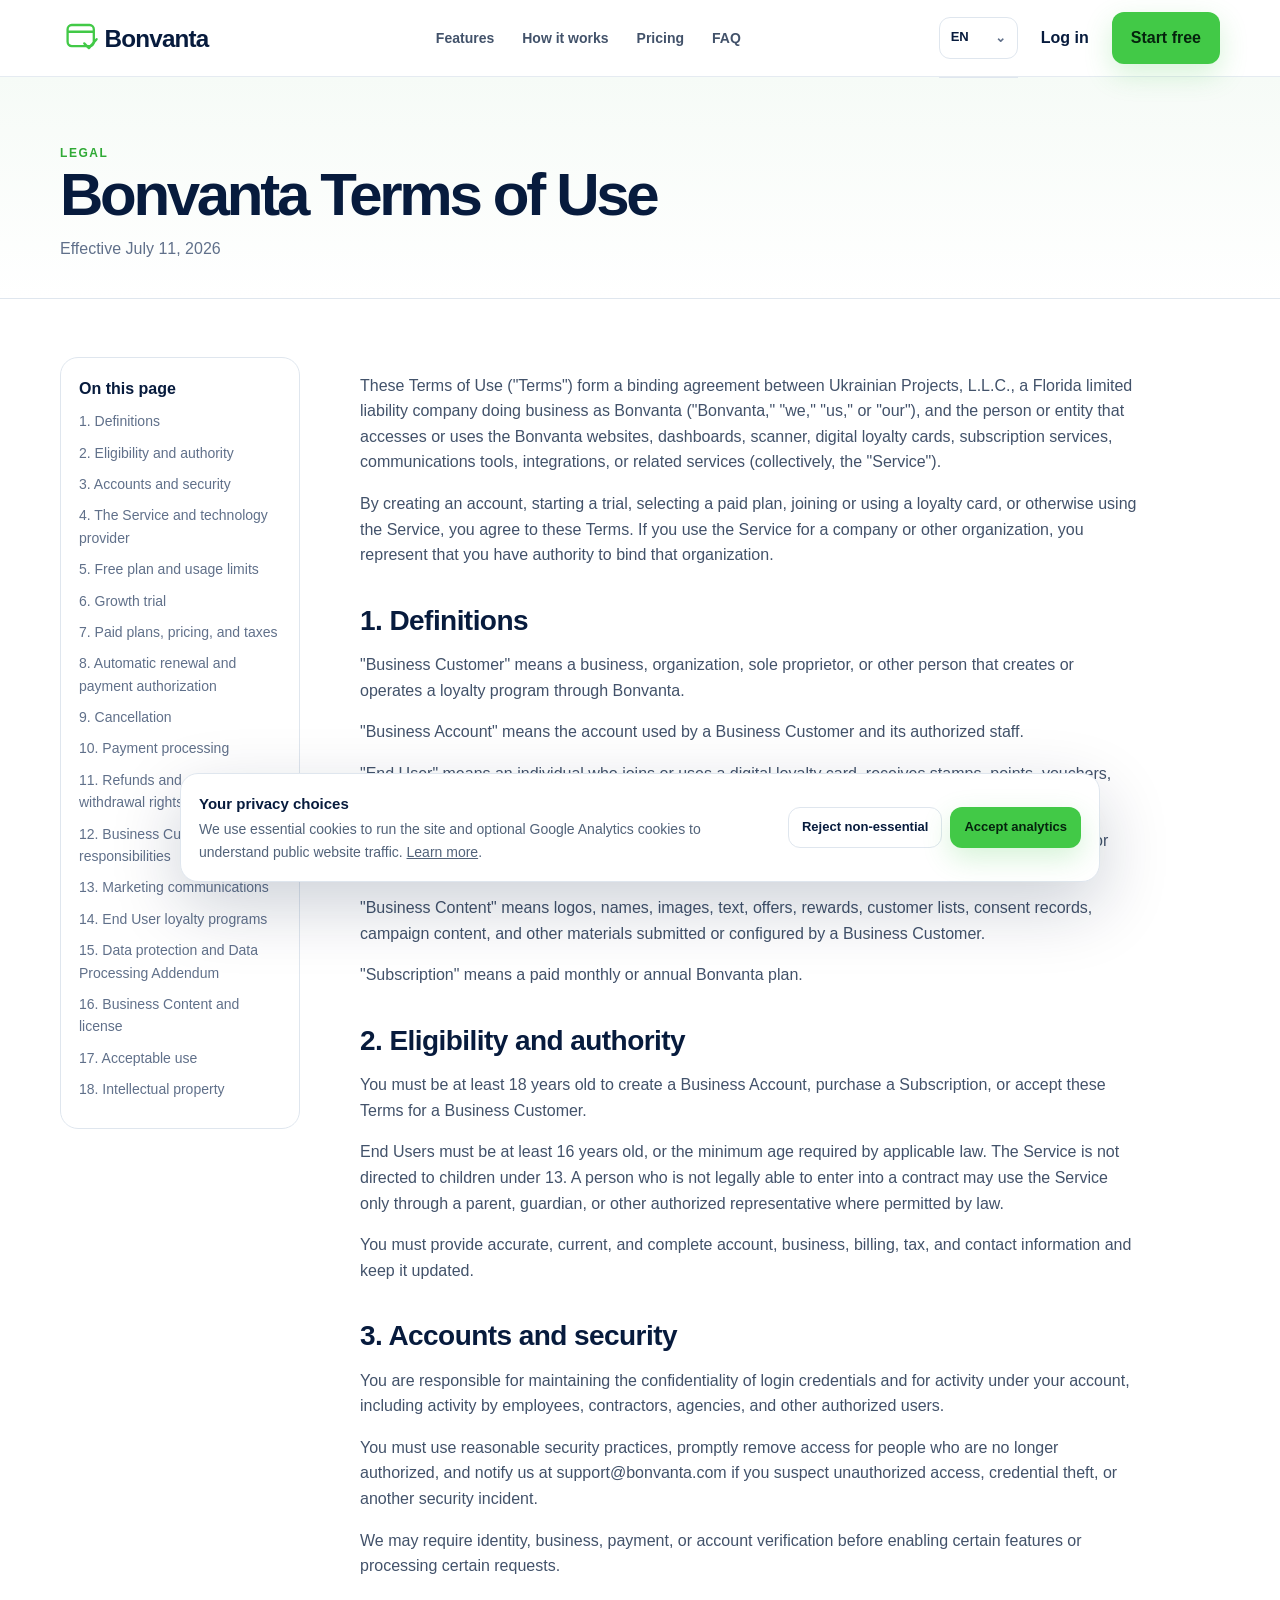
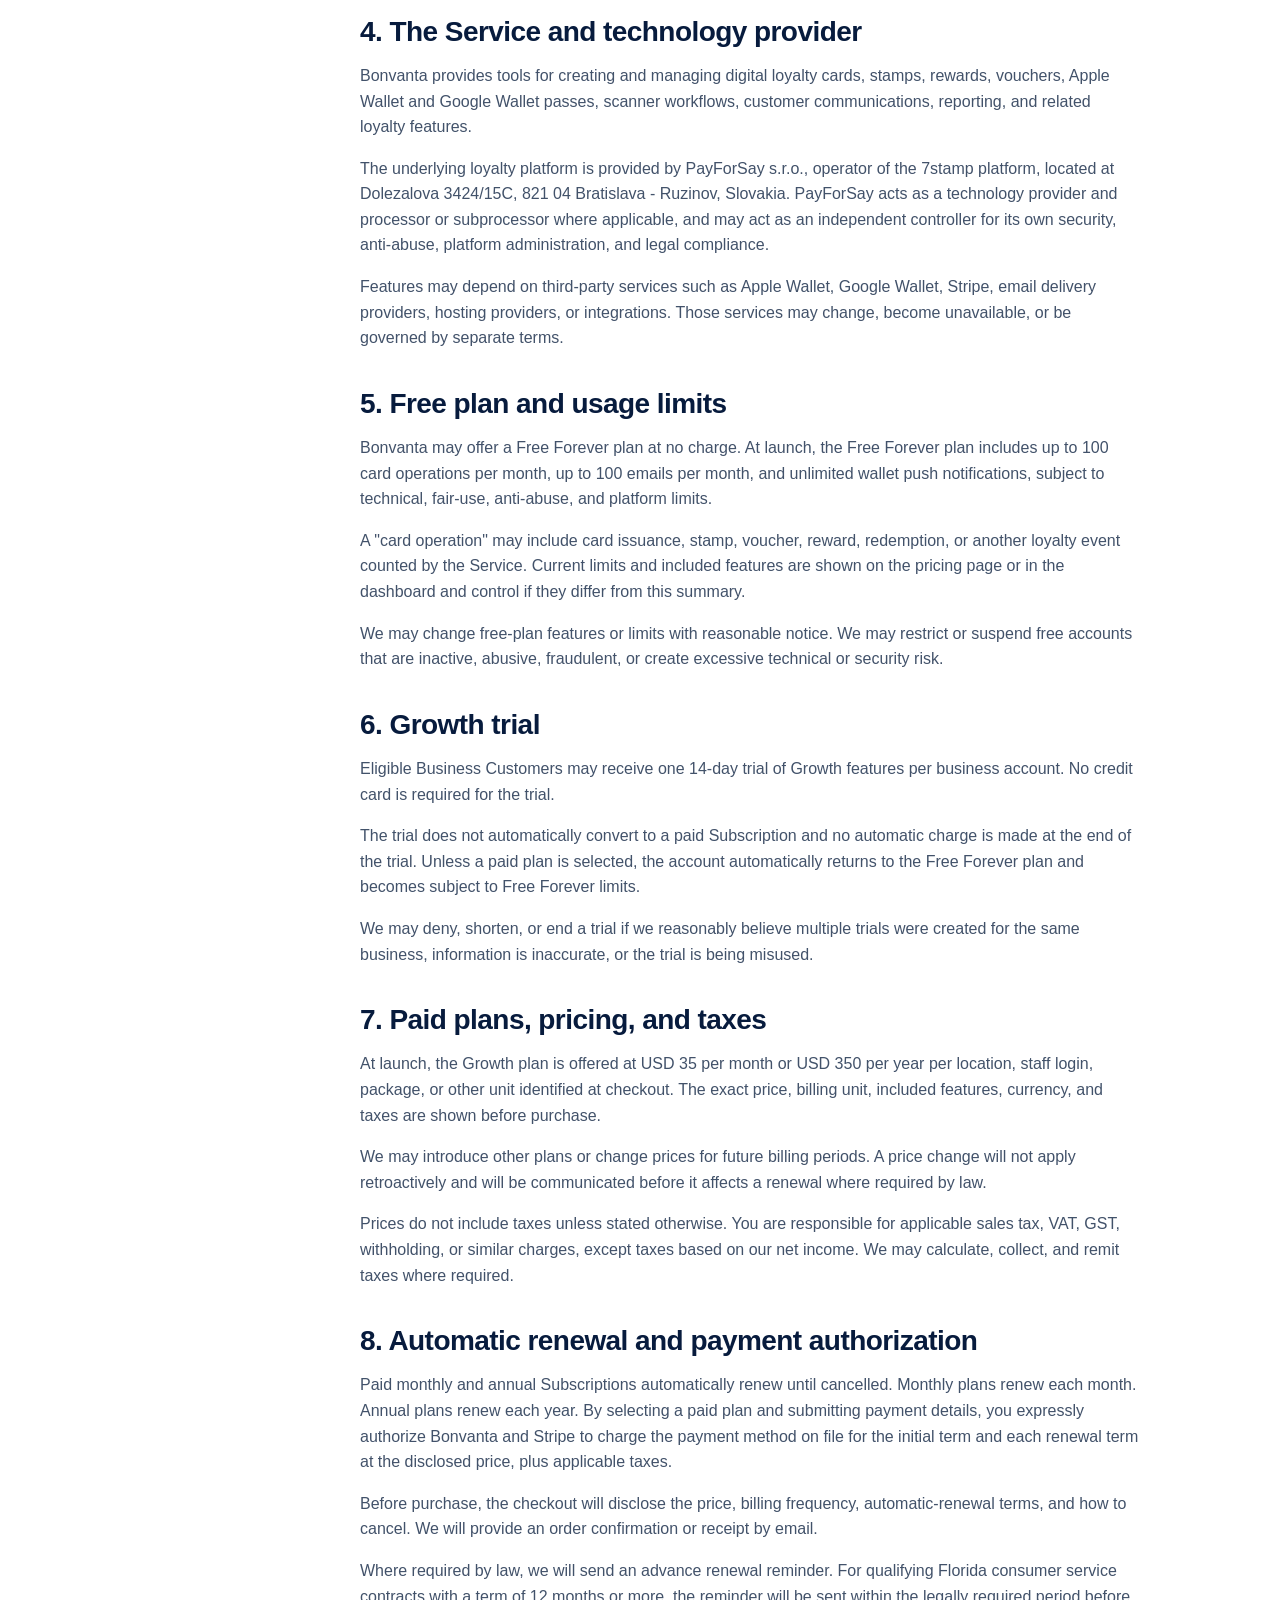
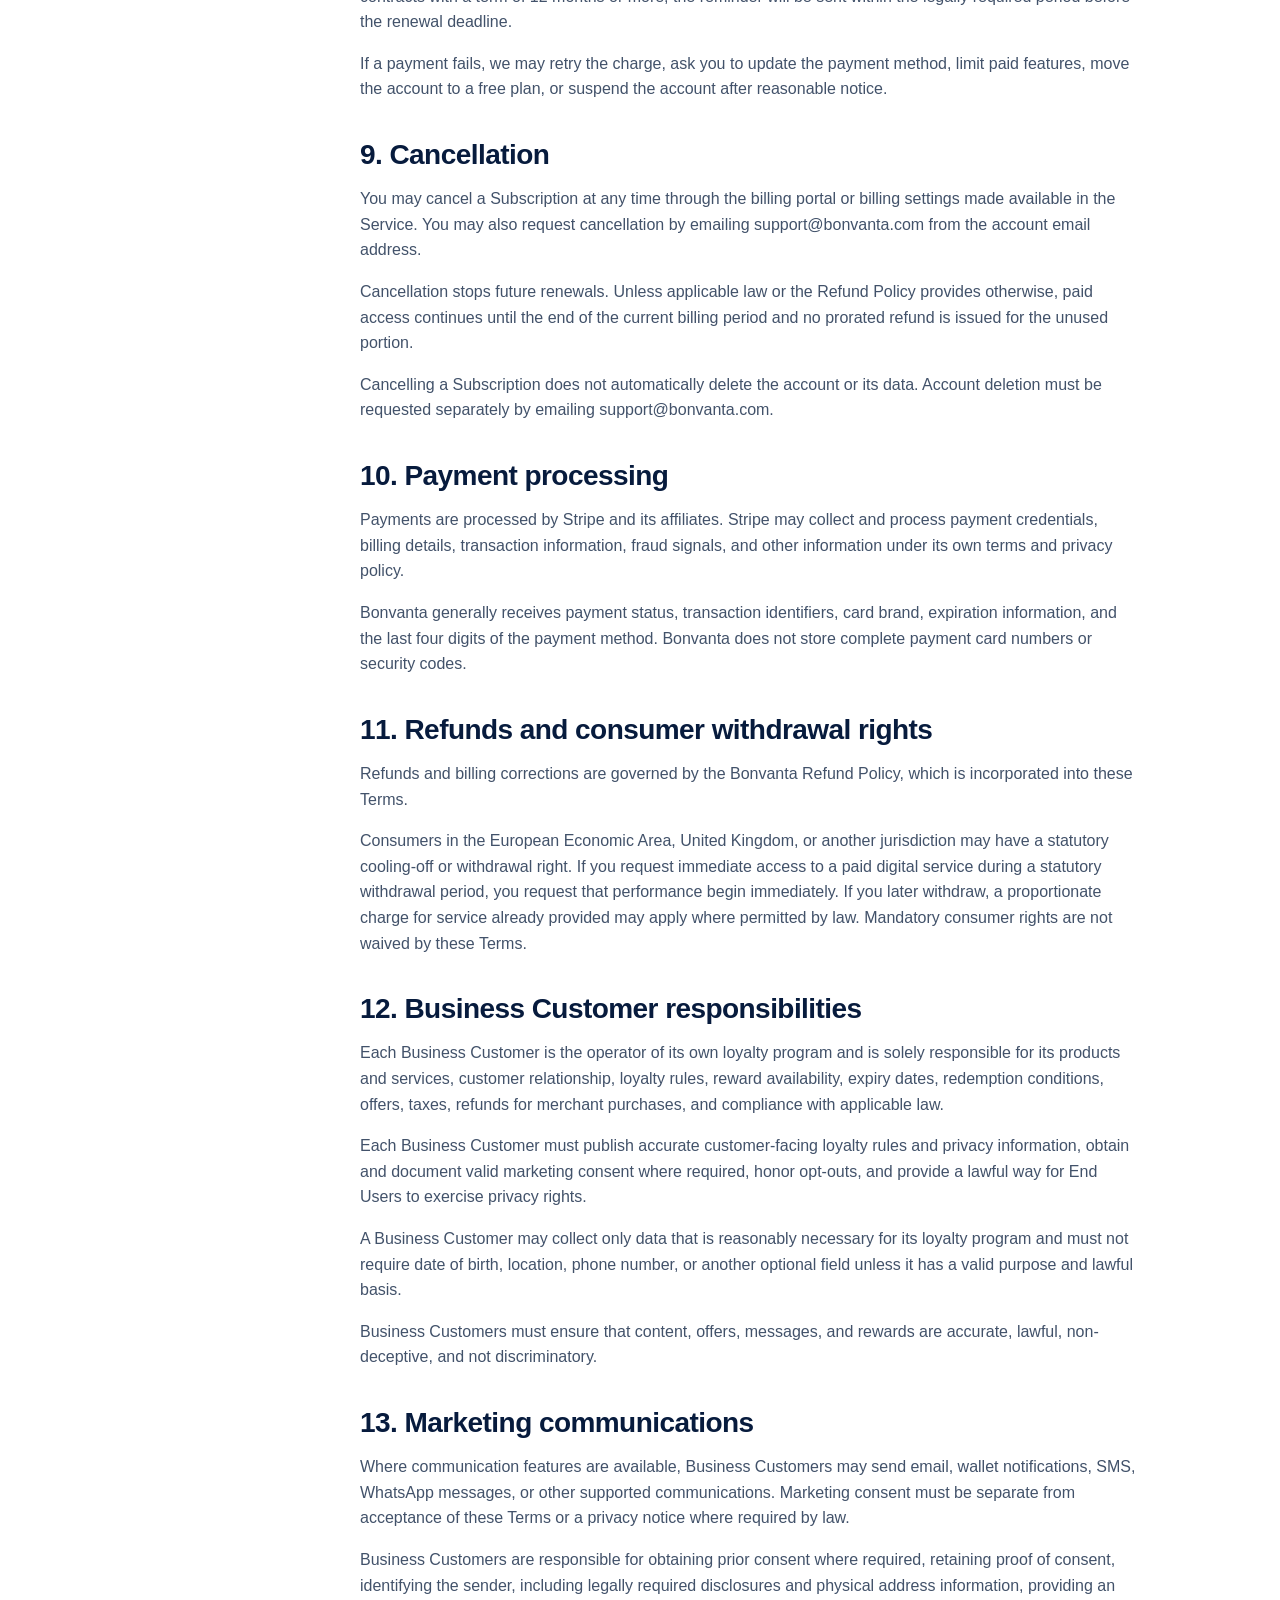
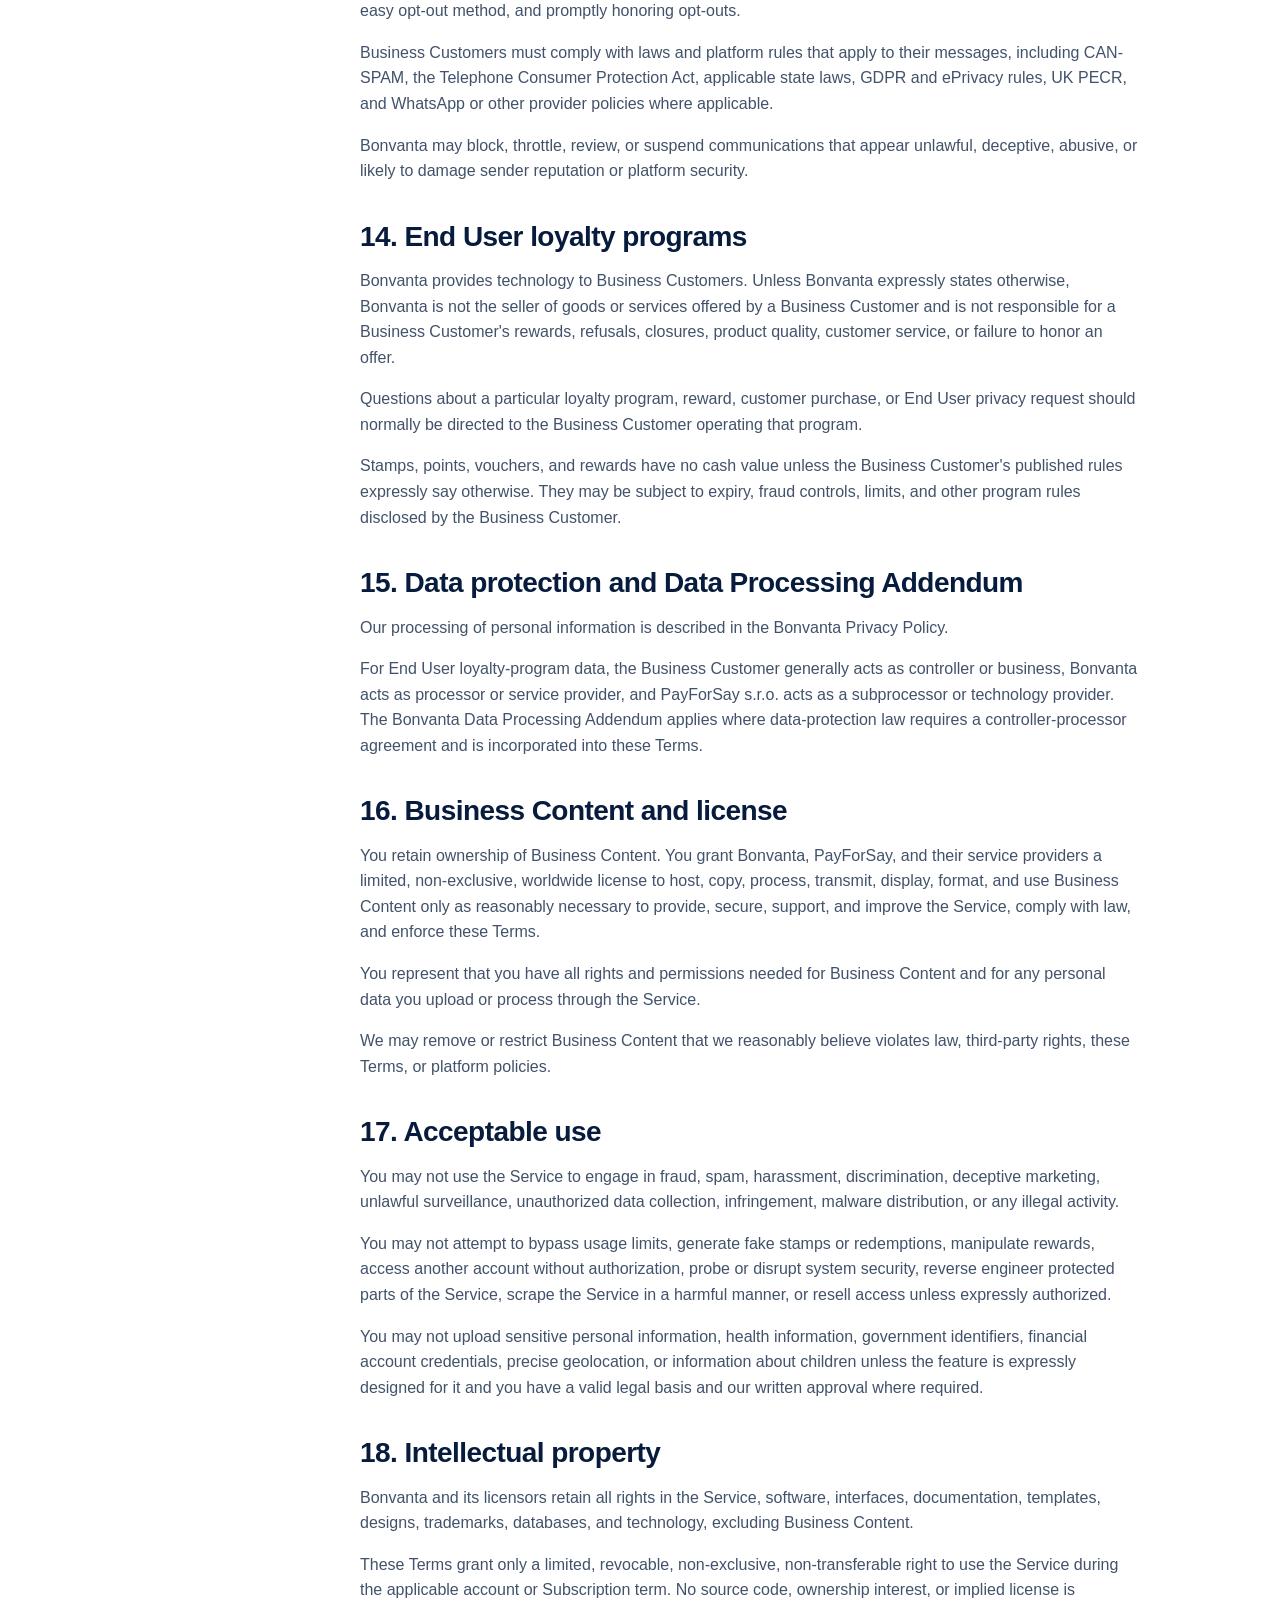
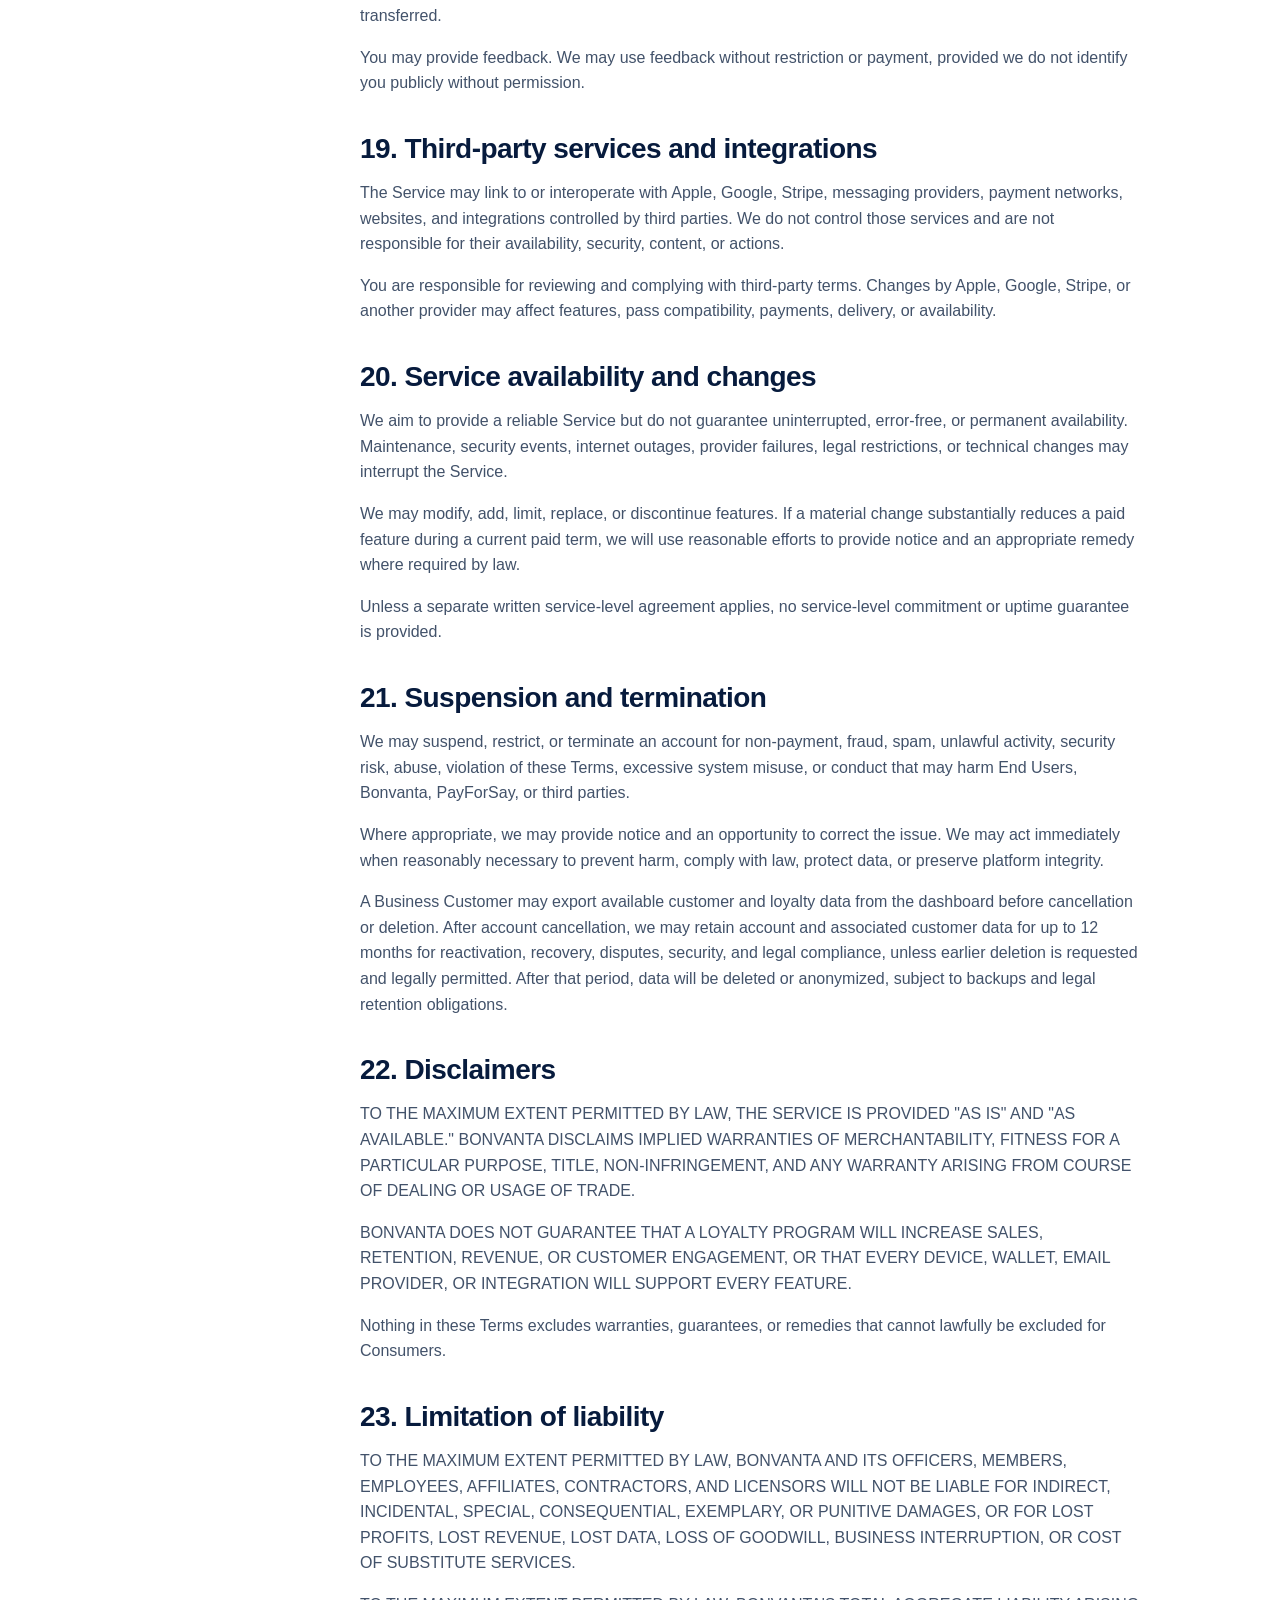
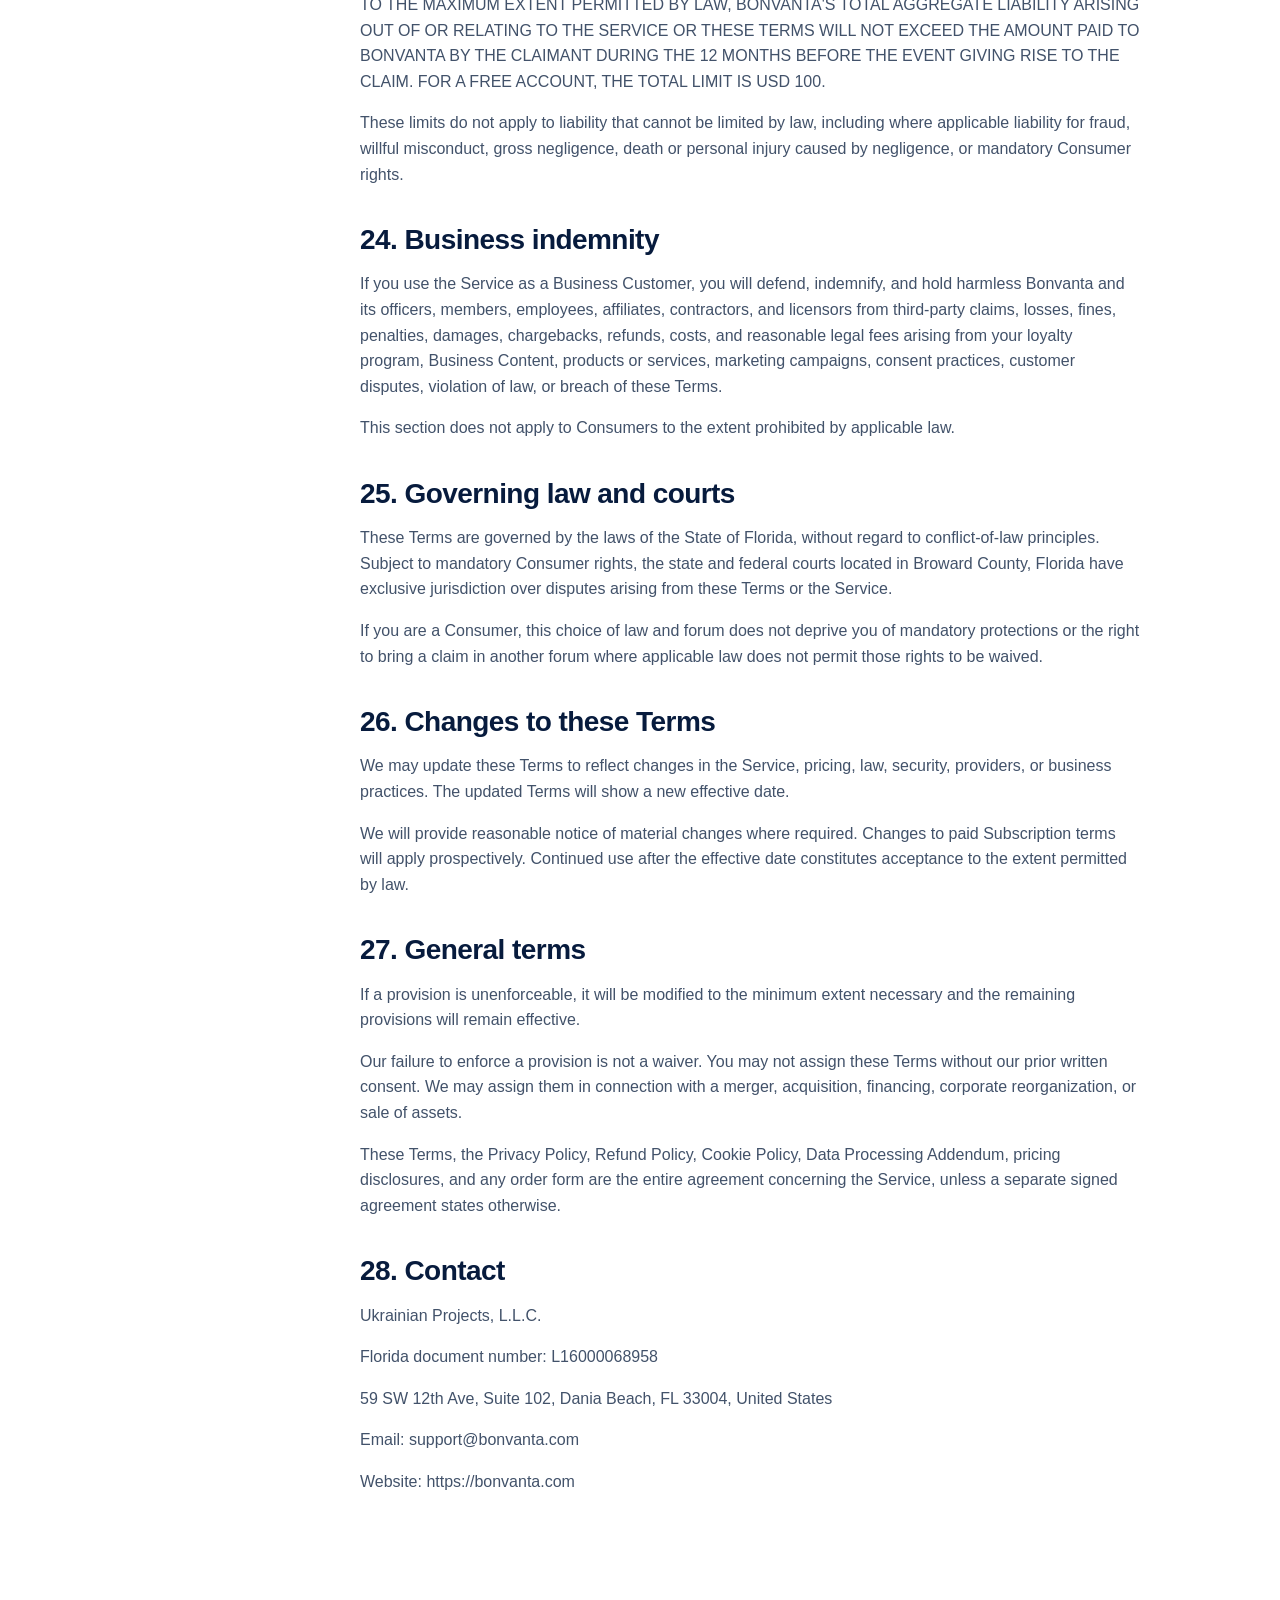
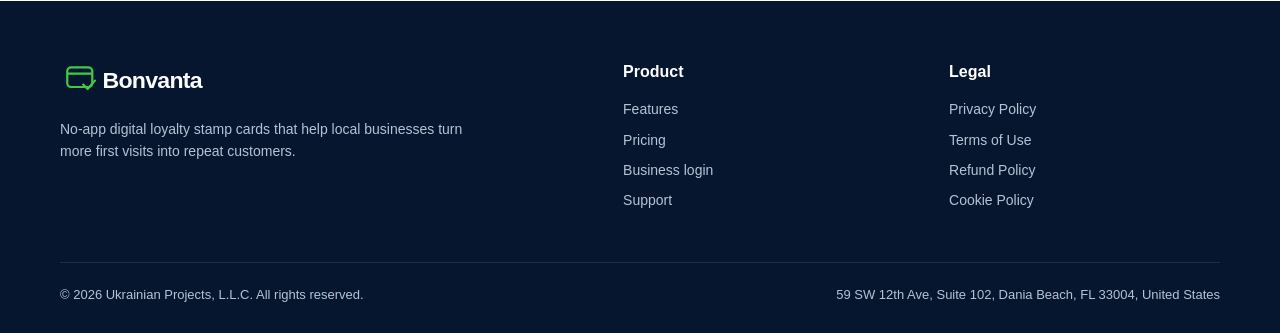
<file: terms.html>
<!DOCTYPE html>
<html lang="en"><head><!-- Google consent mode: analytics stays disabled until consent -->
<script>
  window.dataLayer = window.dataLayer || [];
  function gtag(){dataLayer.push(arguments);}
  gtag('consent', 'default', {
    'analytics_storage': 'denied',
    'ad_storage': 'denied',
    'ad_user_data': 'denied',
    'ad_personalization': 'denied',
    'wait_for_update': 500
  });
</script>
<!-- Google Tag Manager -->
<script>(function(w,d,s,l,i){w[l]=w[l]||[];w[l].push({'gtm.start':
new Date().getTime(),event:'gtm.js'});var f=d.getElementsByTagName(s)[0],
j=d.createElement(s),dl=l!='dataLayer'?'&l='+l:'';j.async=true;j.src=
'https://www.googletagmanager.com/gtm.js?id='+i+dl;f.parentNode.insertBefore(j,f);
})(window,document,'script','dataLayer','GTM-5XCBFMQP');</script>
<!-- End Google Tag Manager -->
<meta charset="utf-8"/>
<meta content="width=device-width, initial-scale=1" name="viewport"/>
<meta content="#071b3d" name="theme-color"/>
<link href="/favicon.ico" rel="icon"/>
<link href="/apple-touch-icon.png" rel="apple-touch-icon"/>
<link href="/styles.css" rel="stylesheet"/>
<title>Bonvanta Terms of Use | Bonvanta</title><meta content="Bonvanta Terms of Use for Bonvanta." name="description"/><link href="https://bonvanta.com/terms.html" rel="canonical"/></head><body><!-- Google Tag Manager (noscript) -->
<noscript><iframe height="0" src="https://www.googletagmanager.com/ns.html?id=GTM-5XCBFMQP" style="display:none;visibility:hidden" width="0"></iframe></noscript>
<!-- End Google Tag Manager (noscript) -->
<header class="site-header">
<div class="container nav">
<a aria-label="Bonvanta home" class="brand" href="/"><img alt="Bonvanta" src="/assets/bonvanta-logo.svg"/></a>
<nav aria-label="Main navigation" class="nav-links">
<a href="/#features">Features</a>
<a href="/#how-it-works">How it works</a>
<a href="/#pricing">Pricing</a>
<a href="/#faq">FAQ</a>
</nav>
<div class="nav-actions">
<details class="language-menu">
<summary aria-label="Choose language">EN</summary>
<div class="language-options"><a class="active" href="/" hreflang="en"><span>EN</span>English</a><a href="/de/" hreflang="de"><span>DE</span>Deutsch</a><a href="/es/" hreflang="es"><span>ES</span>Español</a><a href="/fr/" hreflang="fr"><span>FR</span>Français</a></div>
</details>
<a class="btn btn-ghost" href="https://admin.bonvanta.com">Log in</a>
<a class="btn btn-primary" href="https://admin.bonvanta.com">Start free</a>
<button aria-expanded="false" aria-label="Open menu" class="mobile-toggle">☰</button>
</div>
</div>
</header>
<main><section class="legal-hero"><div class="container"><span class="kicker">Legal</span><h1>Bonvanta Terms of Use</h1><div class="legal-meta">Effective July 11, 2026</div></div></section>
<div class="container legal-layout"><aside class="legal-nav"><strong>On this page</strong><a href="#1-definitions">1. Definitions</a><a href="#2-eligibility-and-authority">2. Eligibility and authority</a><a href="#3-accounts-and-security">3. Accounts and security</a><a href="#4-the-service-and-technology-provider">4. The Service and technology provider</a><a href="#5-free-plan-and-usage-limits">5. Free plan and usage limits</a><a href="#6-growth-trial">6. Growth trial</a><a href="#7-paid-plans-pricing-and-taxes">7. Paid plans, pricing, and taxes</a><a href="#8-automatic-renewal-and-payment-authorization">8. Automatic renewal and payment authorization</a><a href="#9-cancellation">9. Cancellation</a><a href="#10-payment-processing">10. Payment processing</a><a href="#11-refunds-and-consumer-withdrawal-rights">11. Refunds and consumer withdrawal rights</a><a href="#12-business-customer-responsibilities">12. Business Customer responsibilities</a><a href="#13-marketing-communications">13. Marketing communications</a><a href="#14-end-user-loyalty-programs">14. End User loyalty programs</a><a href="#15-data-protection-and-data-processing-addendum">15. Data protection and Data Processing Addendum</a><a href="#16-business-content-and-license">16. Business Content and license</a><a href="#17-acceptable-use">17. Acceptable use</a><a href="#18-intellectual-property">18. Intellectual property</a></aside><article class="legal-content"><h1>Bonvanta Terms of Use</h1>
<p>Effective date: July 11, 2026</p>
<p>These Terms of Use ("Terms") form a binding agreement between Ukrainian Projects, L.L.C., a Florida limited liability company doing business as Bonvanta ("Bonvanta," "we," "us," or "our"), and the person or entity that accesses or uses the Bonvanta websites, dashboards, scanner, digital loyalty cards, subscription services, communications tools, integrations, or related services (collectively, the "Service").</p>
<p>By creating an account, starting a trial, selecting a paid plan, joining or using a loyalty card, or otherwise using the Service, you agree to these Terms. If you use the Service for a company or other organization, you represent that you have authority to bind that organization.</p>
<h2 id="1-definitions">1. Definitions</h2>
<p>"Business Customer" means a business, organization, sole proprietor, or other person that creates or operates a loyalty program through Bonvanta.</p>
<p>"Business Account" means the account used by a Business Customer and its authorized staff.</p>
<p>"End User" means an individual who joins or uses a digital loyalty card, receives stamps, points, vouchers, rewards, or communications from a Business Customer.</p>
<p>"Consumer" means an individual acting mainly for personal, family, or household purposes, rather than for business purposes.</p>
<p>"Business Content" means logos, names, images, text, offers, rewards, customer lists, consent records, campaign content, and other materials submitted or configured by a Business Customer.</p>
<p>"Subscription" means a paid monthly or annual Bonvanta plan.</p>
<h2 id="2-eligibility-and-authority">2. Eligibility and authority</h2>
<p>You must be at least 18 years old to create a Business Account, purchase a Subscription, or accept these Terms for a Business Customer.</p>
<p>End Users must be at least 16 years old, or the minimum age required by applicable law. The Service is not directed to children under 13. A person who is not legally able to enter into a contract may use the Service only through a parent, guardian, or other authorized representative where permitted by law.</p>
<p>You must provide accurate, current, and complete account, business, billing, tax, and contact information and keep it updated.</p>
<h2 id="3-accounts-and-security">3. Accounts and security</h2>
<p>You are responsible for maintaining the confidentiality of login credentials and for activity under your account, including activity by employees, contractors, agencies, and other authorized users.</p>
<p>You must use reasonable security practices, promptly remove access for people who are no longer authorized, and notify us at support@bonvanta.com if you suspect unauthorized access, credential theft, or another security incident.</p>
<p>We may require identity, business, payment, or account verification before enabling certain features or processing certain requests.</p>
<h2 id="4-the-service-and-technology-provider">4. The Service and technology provider</h2>
<p>Bonvanta provides tools for creating and managing digital loyalty cards, stamps, rewards, vouchers, Apple Wallet and Google Wallet passes, scanner workflows, customer communications, reporting, and related loyalty features.</p>
<p>The underlying loyalty platform is provided by PayForSay s.r.o., operator of the 7stamp platform, located at Dolezalova 3424/15C, 821 04 Bratislava - Ruzinov, Slovakia. PayForSay acts as a technology provider and processor or subprocessor where applicable, and may act as an independent controller for its own security, anti-abuse, platform administration, and legal compliance.</p>
<p>Features may depend on third-party services such as Apple Wallet, Google Wallet, Stripe, email delivery providers, hosting providers, or integrations. Those services may change, become unavailable, or be governed by separate terms.</p>
<h2 id="5-free-plan-and-usage-limits">5. Free plan and usage limits</h2>
<p>Bonvanta may offer a Free Forever plan at no charge. At launch, the Free Forever plan includes up to 100 card operations per month, up to 100 emails per month, and unlimited wallet push notifications, subject to technical, fair-use, anti-abuse, and platform limits.</p>
<p>A "card operation" may include card issuance, stamp, voucher, reward, redemption, or another loyalty event counted by the Service. Current limits and included features are shown on the pricing page or in the dashboard and control if they differ from this summary.</p>
<p>We may change free-plan features or limits with reasonable notice. We may restrict or suspend free accounts that are inactive, abusive, fraudulent, or create excessive technical or security risk.</p>
<h2 id="6-growth-trial">6. Growth trial</h2>
<p>Eligible Business Customers may receive one 14-day trial of Growth features per business account. No credit card is required for the trial.</p>
<p>The trial does not automatically convert to a paid Subscription and no automatic charge is made at the end of the trial. Unless a paid plan is selected, the account automatically returns to the Free Forever plan and becomes subject to Free Forever limits.</p>
<p>We may deny, shorten, or end a trial if we reasonably believe multiple trials were created for the same business, information is inaccurate, or the trial is being misused.</p>
<h2 id="7-paid-plans-pricing-and-taxes">7. Paid plans, pricing, and taxes</h2>
<p>At launch, the Growth plan is offered at USD 35 per month or USD 350 per year per location, staff login, package, or other unit identified at checkout. The exact price, billing unit, included features, currency, and taxes are shown before purchase.</p>
<p>We may introduce other plans or change prices for future billing periods. A price change will not apply retroactively and will be communicated before it affects a renewal where required by law.</p>
<p>Prices do not include taxes unless stated otherwise. You are responsible for applicable sales tax, VAT, GST, withholding, or similar charges, except taxes based on our net income. We may calculate, collect, and remit taxes where required.</p>
<h2 id="8-automatic-renewal-and-payment-authorization">8. Automatic renewal and payment authorization</h2>
<p>Paid monthly and annual Subscriptions automatically renew until cancelled. Monthly plans renew each month. Annual plans renew each year. By selecting a paid plan and submitting payment details, you expressly authorize Bonvanta and Stripe to charge the payment method on file for the initial term and each renewal term at the disclosed price, plus applicable taxes.</p>
<p>Before purchase, the checkout will disclose the price, billing frequency, automatic-renewal terms, and how to cancel. We will provide an order confirmation or receipt by email.</p>
<p>Where required by law, we will send an advance renewal reminder. For qualifying Florida consumer service contracts with a term of 12 months or more, the reminder will be sent within the legally required period before the renewal deadline.</p>
<p>If a payment fails, we may retry the charge, ask you to update the payment method, limit paid features, move the account to a free plan, or suspend the account after reasonable notice.</p>
<h2 id="9-cancellation">9. Cancellation</h2>
<p>You may cancel a Subscription at any time through the billing portal or billing settings made available in the Service. You may also request cancellation by emailing support@bonvanta.com from the account email address.</p>
<p>Cancellation stops future renewals. Unless applicable law or the Refund Policy provides otherwise, paid access continues until the end of the current billing period and no prorated refund is issued for the unused portion.</p>
<p>Cancelling a Subscription does not automatically delete the account or its data. Account deletion must be requested separately by emailing support@bonvanta.com.</p>
<h2 id="10-payment-processing">10. Payment processing</h2>
<p>Payments are processed by Stripe and its affiliates. Stripe may collect and process payment credentials, billing details, transaction information, fraud signals, and other information under its own terms and privacy policy.</p>
<p>Bonvanta generally receives payment status, transaction identifiers, card brand, expiration information, and the last four digits of the payment method. Bonvanta does not store complete payment card numbers or security codes.</p>
<h2 id="11-refunds-and-consumer-withdrawal-rights">11. Refunds and consumer withdrawal rights</h2>
<p>Refunds and billing corrections are governed by the Bonvanta Refund Policy, which is incorporated into these Terms.</p>
<p>Consumers in the European Economic Area, United Kingdom, or another jurisdiction may have a statutory cooling-off or withdrawal right. If you request immediate access to a paid digital service during a statutory withdrawal period, you request that performance begin immediately. If you later withdraw, a proportionate charge for service already provided may apply where permitted by law. Mandatory consumer rights are not waived by these Terms.</p>
<h2 id="12-business-customer-responsibilities">12. Business Customer responsibilities</h2>
<p>Each Business Customer is the operator of its own loyalty program and is solely responsible for its products and services, customer relationship, loyalty rules, reward availability, expiry dates, redemption conditions, offers, taxes, refunds for merchant purchases, and compliance with applicable law.</p>
<p>Each Business Customer must publish accurate customer-facing loyalty rules and privacy information, obtain and document valid marketing consent where required, honor opt-outs, and provide a lawful way for End Users to exercise privacy rights.</p>
<p>A Business Customer may collect only data that is reasonably necessary for its loyalty program and must not require date of birth, location, phone number, or another optional field unless it has a valid purpose and lawful basis.</p>
<p>Business Customers must ensure that content, offers, messages, and rewards are accurate, lawful, non-deceptive, and not discriminatory.</p>
<h2 id="13-marketing-communications">13. Marketing communications</h2>
<p>Where communication features are available, Business Customers may send email, wallet notifications, SMS, WhatsApp messages, or other supported communications. Marketing consent must be separate from acceptance of these Terms or a privacy notice where required by law.</p>
<p>Business Customers are responsible for obtaining prior consent where required, retaining proof of consent, identifying the sender, including legally required disclosures and physical address information, providing an easy opt-out method, and promptly honoring opt-outs.</p>
<p>Business Customers must comply with laws and platform rules that apply to their messages, including CAN-SPAM, the Telephone Consumer Protection Act, applicable state laws, GDPR and ePrivacy rules, UK PECR, and WhatsApp or other provider policies where applicable.</p>
<p>Bonvanta may block, throttle, review, or suspend communications that appear unlawful, deceptive, abusive, or likely to damage sender reputation or platform security.</p>
<h2 id="14-end-user-loyalty-programs">14. End User loyalty programs</h2>
<p>Bonvanta provides technology to Business Customers. Unless Bonvanta expressly states otherwise, Bonvanta is not the seller of goods or services offered by a Business Customer and is not responsible for a Business Customer's rewards, refusals, closures, product quality, customer service, or failure to honor an offer.</p>
<p>Questions about a particular loyalty program, reward, customer purchase, or End User privacy request should normally be directed to the Business Customer operating that program.</p>
<p>Stamps, points, vouchers, and rewards have no cash value unless the Business Customer's published rules expressly say otherwise. They may be subject to expiry, fraud controls, limits, and other program rules disclosed by the Business Customer.</p>
<h2 id="15-data-protection-and-data-processing-addendum">15. Data protection and Data Processing Addendum</h2>
<p>Our processing of personal information is described in the Bonvanta Privacy Policy.</p>
<p>For End User loyalty-program data, the Business Customer generally acts as controller or business, Bonvanta acts as processor or service provider, and PayForSay s.r.o. acts as a subprocessor or technology provider. The Bonvanta Data Processing Addendum applies where data-protection law requires a controller-processor agreement and is incorporated into these Terms.</p>
<h2 id="16-business-content-and-license">16. Business Content and license</h2>
<p>You retain ownership of Business Content. You grant Bonvanta, PayForSay, and their service providers a limited, non-exclusive, worldwide license to host, copy, process, transmit, display, format, and use Business Content only as reasonably necessary to provide, secure, support, and improve the Service, comply with law, and enforce these Terms.</p>
<p>You represent that you have all rights and permissions needed for Business Content and for any personal data you upload or process through the Service.</p>
<p>We may remove or restrict Business Content that we reasonably believe violates law, third-party rights, these Terms, or platform policies.</p>
<h2 id="17-acceptable-use">17. Acceptable use</h2>
<p>You may not use the Service to engage in fraud, spam, harassment, discrimination, deceptive marketing, unlawful surveillance, unauthorized data collection, infringement, malware distribution, or any illegal activity.</p>
<p>You may not attempt to bypass usage limits, generate fake stamps or redemptions, manipulate rewards, access another account without authorization, probe or disrupt system security, reverse engineer protected parts of the Service, scrape the Service in a harmful manner, or resell access unless expressly authorized.</p>
<p>You may not upload sensitive personal information, health information, government identifiers, financial account credentials, precise geolocation, or information about children unless the feature is expressly designed for it and you have a valid legal basis and our written approval where required.</p>
<h2 id="18-intellectual-property">18. Intellectual property</h2>
<p>Bonvanta and its licensors retain all rights in the Service, software, interfaces, documentation, templates, designs, trademarks, databases, and technology, excluding Business Content.</p>
<p>These Terms grant only a limited, revocable, non-exclusive, non-transferable right to use the Service during the applicable account or Subscription term. No source code, ownership interest, or implied license is transferred.</p>
<p>You may provide feedback. We may use feedback without restriction or payment, provided we do not identify you publicly without permission.</p>
<h2 id="19-third-party-services-and-integrations">19. Third-party services and integrations</h2>
<p>The Service may link to or interoperate with Apple, Google, Stripe, messaging providers, payment networks, websites, and integrations controlled by third parties. We do not control those services and are not responsible for their availability, security, content, or actions.</p>
<p>You are responsible for reviewing and complying with third-party terms. Changes by Apple, Google, Stripe, or another provider may affect features, pass compatibility, payments, delivery, or availability.</p>
<h2 id="20-service-availability-and-changes">20. Service availability and changes</h2>
<p>We aim to provide a reliable Service but do not guarantee uninterrupted, error-free, or permanent availability. Maintenance, security events, internet outages, provider failures, legal restrictions, or technical changes may interrupt the Service.</p>
<p>We may modify, add, limit, replace, or discontinue features. If a material change substantially reduces a paid feature during a current paid term, we will use reasonable efforts to provide notice and an appropriate remedy where required by law.</p>
<p>Unless a separate written service-level agreement applies, no service-level commitment or uptime guarantee is provided.</p>
<h2 id="21-suspension-and-termination">21. Suspension and termination</h2>
<p>We may suspend, restrict, or terminate an account for non-payment, fraud, spam, unlawful activity, security risk, abuse, violation of these Terms, excessive system misuse, or conduct that may harm End Users, Bonvanta, PayForSay, or third parties.</p>
<p>Where appropriate, we may provide notice and an opportunity to correct the issue. We may act immediately when reasonably necessary to prevent harm, comply with law, protect data, or preserve platform integrity.</p>
<p>A Business Customer may export available customer and loyalty data from the dashboard before cancellation or deletion. After account cancellation, we may retain account and associated customer data for up to 12 months for reactivation, recovery, disputes, security, and legal compliance, unless earlier deletion is requested and legally permitted. After that period, data will be deleted or anonymized, subject to backups and legal retention obligations.</p>
<h2 id="22-disclaimers">22. Disclaimers</h2>
<p>TO THE MAXIMUM EXTENT PERMITTED BY LAW, THE SERVICE IS PROVIDED "AS IS" AND "AS AVAILABLE." BONVANTA DISCLAIMS IMPLIED WARRANTIES OF MERCHANTABILITY, FITNESS FOR A PARTICULAR PURPOSE, TITLE, NON-INFRINGEMENT, AND ANY WARRANTY ARISING FROM COURSE OF DEALING OR USAGE OF TRADE.</p>
<p>BONVANTA DOES NOT GUARANTEE THAT A LOYALTY PROGRAM WILL INCREASE SALES, RETENTION, REVENUE, OR CUSTOMER ENGAGEMENT, OR THAT EVERY DEVICE, WALLET, EMAIL PROVIDER, OR INTEGRATION WILL SUPPORT EVERY FEATURE.</p>
<p>Nothing in these Terms excludes warranties, guarantees, or remedies that cannot lawfully be excluded for Consumers.</p>
<h2 id="23-limitation-of-liability">23. Limitation of liability</h2>
<p>TO THE MAXIMUM EXTENT PERMITTED BY LAW, BONVANTA AND ITS OFFICERS, MEMBERS, EMPLOYEES, AFFILIATES, CONTRACTORS, AND LICENSORS WILL NOT BE LIABLE FOR INDIRECT, INCIDENTAL, SPECIAL, CONSEQUENTIAL, EXEMPLARY, OR PUNITIVE DAMAGES, OR FOR LOST PROFITS, LOST REVENUE, LOST DATA, LOSS OF GOODWILL, BUSINESS INTERRUPTION, OR COST OF SUBSTITUTE SERVICES.</p>
<p>TO THE MAXIMUM EXTENT PERMITTED BY LAW, BONVANTA'S TOTAL AGGREGATE LIABILITY ARISING OUT OF OR RELATING TO THE SERVICE OR THESE TERMS WILL NOT EXCEED THE AMOUNT PAID TO BONVANTA BY THE CLAIMANT DURING THE 12 MONTHS BEFORE THE EVENT GIVING RISE TO THE CLAIM. FOR A FREE ACCOUNT, THE TOTAL LIMIT IS USD 100.</p>
<p>These limits do not apply to liability that cannot be limited by law, including where applicable liability for fraud, willful misconduct, gross negligence, death or personal injury caused by negligence, or mandatory Consumer rights.</p>
<h2 id="24-business-indemnity">24. Business indemnity</h2>
<p>If you use the Service as a Business Customer, you will defend, indemnify, and hold harmless Bonvanta and its officers, members, employees, affiliates, contractors, and licensors from third-party claims, losses, fines, penalties, damages, chargebacks, refunds, costs, and reasonable legal fees arising from your loyalty program, Business Content, products or services, marketing campaigns, consent practices, customer disputes, violation of law, or breach of these Terms.</p>
<p>This section does not apply to Consumers to the extent prohibited by applicable law.</p>
<h2 id="25-governing-law-and-courts">25. Governing law and courts</h2>
<p>These Terms are governed by the laws of the State of Florida, without regard to conflict-of-law principles. Subject to mandatory Consumer rights, the state and federal courts located in Broward County, Florida have exclusive jurisdiction over disputes arising from these Terms or the Service.</p>
<p>If you are a Consumer, this choice of law and forum does not deprive you of mandatory protections or the right to bring a claim in another forum where applicable law does not permit those rights to be waived.</p>
<h2 id="26-changes-to-these-terms">26. Changes to these Terms</h2>
<p>We may update these Terms to reflect changes in the Service, pricing, law, security, providers, or business practices. The updated Terms will show a new effective date.</p>
<p>We will provide reasonable notice of material changes where required. Changes to paid Subscription terms will apply prospectively. Continued use after the effective date constitutes acceptance to the extent permitted by law.</p>
<h2 id="27-general-terms">27. General terms</h2>
<p>If a provision is unenforceable, it will be modified to the minimum extent necessary and the remaining provisions will remain effective.</p>
<p>Our failure to enforce a provision is not a waiver. You may not assign these Terms without our prior written consent. We may assign them in connection with a merger, acquisition, financing, corporate reorganization, or sale of assets.</p>
<p>These Terms, the Privacy Policy, Refund Policy, Cookie Policy, Data Processing Addendum, pricing disclosures, and any order form are the entire agreement concerning the Service, unless a separate signed agreement states otherwise.</p>
<h2 id="28-contact">28. Contact</h2>
<p>Ukrainian Projects, L.L.C.</p>
<p>Florida document number: L16000068958</p>
<p>59 SW 12th Ave, Suite 102, Dania Beach, FL 33004, United States</p>
<p>Email: support@bonvanta.com</p>
<p>Website: https://bonvanta.com</p></article></div></main>
<footer class="site-footer">
<div class="container">
<div class="footer-grid">
<div class="footer-brand">
<img alt="Bonvanta" src="/assets/bonvanta-logo-white.svg"/>
<p>No-app digital loyalty stamp cards that help local businesses turn more first visits into repeat customers.</p>
</div>
<div class="footer-col">
<h4>Product</h4>
<a href="/#features">Features</a>
<a href="/#pricing">Pricing</a>
<a href="https://admin.bonvanta.com">Business login</a>
<a href="/en/contact/">Support</a>
</div>
<div class="footer-col">
<h4>Legal</h4>
<a href="/privacy.html">Privacy Policy </a>
<a href="/terms.html">Terms of Use </a>
<a href="/refunds.html">Refund Policy </a>
<a href="/cookies.html">Cookie Policy </a>
</div>
</div>
<div class="footer-bottom">
<span>© 2026 Ukrainian Projects, L.L.C. All rights reserved.</span>
<span>59 SW 12th Ave, Suite 102, Dania Beach, FL 33004, United States</span>
</div>
</div>
</footer>
<div aria-label="Cookie preferences" class="cookie-banner" role="dialog">
<p><strong>Your privacy choices</strong>We use essential cookies to run the site and optional Google Analytics cookies to understand public website traffic. <a href="/cookies.html" style="text-decoration:underline">Learn more</a>.</p>
<div class="cookie-actions">
<button class="btn btn-secondary" data-cookie-reject="">Reject non-essential</button>
<button class="btn btn-primary" data-cookie-accept="">Accept analytics</button>
</div>
</div><script src="/script.js"></script></body></html>
</file>
<file: styles.css>
:root {
  --navy: #071b3d;
  --navy-2: #0d2b57;
  --green: #42c947;
  --green-dark: #2faa35;
  --mint: #effbf0;
  --ink: #12233f;
  --muted: #60708a;
  --line: #dfe6ee;
  --surface: #ffffff;
  --bg: #f7f9fc;
  --shadow: 0 24px 70px rgba(7, 27, 61, .12);
  --radius: 22px;
}
* { box-sizing: border-box; }
html { scroll-behavior: smooth; }
body {
  margin: 0;
  color: var(--ink);
  background: var(--surface);
  font-family: Inter, ui-sans-serif, -apple-system, BlinkMacSystemFont, "Segoe UI", sans-serif;
  line-height: 1.6;
  -webkit-font-smoothing: antialiased;
}
a { color: inherit; text-decoration: none; }
img { max-width: 100%; display: block; }
button, input { font: inherit; }
.container { width: min(1160px, calc(100% - 40px)); margin: 0 auto; }
.site-header {
  position: sticky; top: 0; z-index: 50;
  background: rgba(255,255,255,.88); backdrop-filter: blur(18px);
  border-bottom: 1px solid rgba(223,230,238,.8);
}
.nav { height: 76px; display: flex; align-items: center; justify-content: space-between; gap: 24px; }
.brand img { width: 178px; height: auto; }
.nav-links { display: flex; align-items: center; gap: 28px; color: #42526a; font-weight: 650; font-size: 14px; }
.nav-actions { display: flex; align-items: center; gap: 10px; }
.btn {
  display: inline-flex; align-items: center; justify-content: center; gap: 9px;
  border-radius: 12px; padding: 12px 18px; font-weight: 750; border: 1px solid transparent;
  transition: .2s ease; cursor: pointer;
}
.btn:hover { transform: translateY(-1px); }
.btn-primary { background: var(--green); color: #05230d; box-shadow: 0 10px 28px rgba(66,201,71,.22); }
.btn-primary:hover { background: #54d758; }
.btn-secondary { border-color: var(--line); background: #fff; color: var(--navy); }
.btn-ghost { color: var(--navy); padding-inline: 12px; }
.hero {
  overflow: hidden; position: relative;
  background:
    radial-gradient(circle at 88% 14%, rgba(66,201,71,.17), transparent 26%),
    radial-gradient(circle at 8% 24%, rgba(30,104,255,.08), transparent 25%),
    linear-gradient(180deg, #fff 0%, #f8fbff 100%);
  padding: 92px 0 96px;
}
.hero::after { content:""; position:absolute; inset:auto -120px -230px auto; width:560px; height:560px; border:1px solid rgba(66,201,71,.18); border-radius:50%; }
.hero-grid { display: grid; grid-template-columns: 1.02fr .98fr; align-items: center; gap: 66px; }
.eyebrow { display:inline-flex; align-items:center; gap:9px; padding:7px 12px; border:1px solid #d8eed9; background:var(--mint); color:#1a6e21; border-radius:999px; font-weight:750; font-size:13px; }
.eyebrow-dot { width:8px; height:8px; border-radius:50%; background:var(--green); box-shadow:0 0 0 5px rgba(66,201,71,.14); }
h1 { margin: 22px 0 20px; color: var(--navy); font-size: clamp(48px, 6vw, 76px); letter-spacing: -.055em; line-height: .99; max-width: 760px; }
.hero-copy > p { margin: 0; max-width: 650px; color: var(--muted); font-size: 20px; line-height: 1.62; }
.hero-actions { display:flex; flex-wrap:wrap; gap:12px; margin-top:32px; }
.hero-note { display:flex; gap:18px; flex-wrap:wrap; margin-top:24px; color:#52637b; font-size:14px; }
.hero-note span { display:inline-flex; align-items:center; gap:7px; }
.check { width:18px; height:18px; border-radius:50%; display:inline-grid; place-items:center; background:#e9f9ea; color:#258b2b; font-size:12px; font-weight:900; }
.product-stage { position:relative; min-height:500px; }
.dashboard {
  position:absolute; inset:30px 0 20px 25px; background:#fff; border:1px solid #e3e9f0; border-radius:28px; box-shadow:var(--shadow); overflow:hidden;
}
.dash-top { height:58px; border-bottom:1px solid #edf0f4; display:flex; align-items:center; justify-content:space-between; padding:0 22px; }
.dots { display:flex; gap:6px; }.dots i { width:8px; height:8px; background:#dbe2ea; border-radius:50%; }
.mini-brand { display:flex; align-items:center; gap:8px; font-weight:800; color:var(--navy); font-size:14px; }
.mini-brand img { width:26px; }
.dash-body { display:grid; grid-template-columns: 130px 1fr; height:calc(100% - 58px); }
.sidebar { border-right:1px solid #edf0f4; padding:18px 12px; background:#fbfcfe; }
.side-item { height:32px; margin-bottom:9px; border-radius:8px; background:#eef2f7; }
.side-item.active { background:#e8f8e9; border-left:3px solid var(--green); }
.content { padding:22px; background:#fff; }
.stats { display:grid; grid-template-columns:repeat(3,1fr); gap:12px; }
.stat { padding:15px; border:1px solid #e8edf3; border-radius:14px; }
.stat b { display:block; font-size:22px; color:var(--navy); line-height:1.2; }
.stat small { color:#718096; }
.chart { margin-top:14px; height:160px; border-radius:15px; border:1px solid #e8edf3; background:linear-gradient(180deg,#fbfffb,#fff); position:relative; overflow:hidden; }
.chart svg { position:absolute; inset:18px; width:calc(100% - 36px); height:calc(100% - 36px); }
.wallet-card { position:absolute; width:235px; min-height:318px; right:-18px; bottom:-12px; color:white; border-radius:27px; background:linear-gradient(145deg,#0a244e,#071b3d 65%); box-shadow:0 28px 65px rgba(7,27,61,.3); padding:23px; transform:rotate(3deg); }
.wallet-card .wc-logo { display:flex; align-items:center; gap:9px; font-weight:800; }
.wallet-card .wc-logo img { width:34px; filter:brightness(0) invert(1); }
.wallet-card h3 { font-size:25px; line-height:1.15; margin:38px 0 8px; }
.wallet-card p { color:#b9c7dc; font-size:13px; margin:0; }
.stamps { display:grid; grid-template-columns:repeat(5,1fr); gap:8px; margin-top:23px; }
.stamp { aspect-ratio:1; border:1px solid rgba(255,255,255,.24); border-radius:50%; display:grid; place-items:center; font-size:13px; color:#8ca0bd; }
.stamp.filled { background:var(--green); border-color:var(--green); color:#06280d; font-weight:900; }
.section { padding: 96px 0; }
.section-alt { background: var(--bg); }
.section-head { max-width: 760px; margin: 0 auto 52px; text-align:center; }
.kicker { color:var(--green-dark); text-transform:uppercase; letter-spacing:.13em; font-size:12px; font-weight:850; }
h2 { margin:10px 0 14px; color:var(--navy); font-size:clamp(34px,4.5vw,52px); line-height:1.08; letter-spacing:-.04em; }
.section-head p { color:var(--muted); font-size:18px; margin:0; }
.feature-grid { display:grid; grid-template-columns:repeat(3,1fr); gap:18px; }
.feature { border:1px solid var(--line); border-radius:20px; padding:26px; background:#fff; transition:.2s ease; }
.feature:hover { transform:translateY(-3px); box-shadow:0 18px 45px rgba(7,27,61,.08); }
.feature-icon { width:44px; height:44px; display:grid; place-items:center; background:var(--mint); color:#258b2b; border-radius:13px; font-weight:900; font-size:20px; }
.feature h3 { margin:18px 0 8px; color:var(--navy); font-size:20px; }
.feature p { color:var(--muted); margin:0; font-size:15px; }
.steps { display:grid; grid-template-columns:repeat(3,1fr); gap:20px; counter-reset:steps; }
.step { position:relative; padding:30px; border-radius:22px; background:var(--navy); color:#fff; overflow:hidden; min-height:260px; }
.step::before { counter-increment:steps; content:"0" counter(steps); color:rgba(255,255,255,.12); font-size:94px; font-weight:900; position:absolute; right:17px; top:-13px; }
.step b { display:inline-grid; place-items:center; width:40px; height:40px; border-radius:12px; background:var(--green); color:#08290d; }
.step h3 { font-size:24px; margin:38px 0 10px; }
.step p { color:#b7c5da; margin:0; }
.pricing-wrap { max-width:920px; margin:0 auto; }
.billing-toggle { display:flex; justify-content:center; margin:-18px 0 30px; }
.toggle { display:inline-flex; padding:5px; border-radius:14px; background:#e9eef5; }
.toggle button { border:0; background:transparent; padding:9px 15px; border-radius:10px; color:#5f6f86; cursor:pointer; font-weight:750; }
.toggle button.active { background:#fff; color:var(--navy); box-shadow:0 4px 13px rgba(7,27,61,.1); }
.price-grid { display:grid; grid-template-columns:1fr 1fr; gap:22px; }
.price-card { border:1px solid var(--line); border-radius:26px; background:#fff; padding:34px; }
.price-card.featured { border:2px solid var(--green); box-shadow:0 26px 70px rgba(66,201,71,.14); position:relative; }
.popular { position:absolute; right:20px; top:20px; background:var(--mint); color:#217b27; border:1px solid #cbeecf; border-radius:999px; font-size:12px; font-weight:850; padding:6px 10px; }
.price-card h3 { color:var(--navy); font-size:26px; margin:0 0 6px; }
.price-sub { color:var(--muted); min-height:48px; }
.price { margin:22px 0; color:var(--navy); display:flex; align-items:baseline; gap:7px; }
.price strong { font-size:48px; letter-spacing:-.05em; line-height:1; }
.price span { color:var(--muted); }
.price-list { list-style:none; padding:0; margin:24px 0 28px; display:grid; gap:13px; }
.price-list li { display:flex; gap:10px; color:#40516a; }
.price-list li::before { content:"✓"; width:21px; height:21px; border-radius:50%; background:#e9f9ea; color:#248b2a; font-weight:900; display:grid; place-items:center; flex:0 0 auto; font-size:12px; }
.price-card .btn { width:100%; }
.trial-note { text-align:center; margin-top:25px; color:var(--muted); }
.faq { max-width:850px; margin:0 auto; }
details { border-bottom:1px solid var(--line); padding:18px 0; }
summary { cursor:pointer; list-style:none; color:var(--navy); font-weight:800; font-size:18px; display:flex; justify-content:space-between; gap:20px; }
summary::-webkit-details-marker { display:none; }
summary::after { content:"+"; color:var(--green-dark); font-size:25px; line-height:1; }
details[open] summary::after { content:"–"; }
details p { color:var(--muted); margin:12px 40px 0 0; }
.cta { margin:0 auto; max-width:1100px; border-radius:30px; padding:58px; color:#fff; background:linear-gradient(130deg,var(--navy),#0e356a); position:relative; overflow:hidden; display:flex; align-items:center; justify-content:space-between; gap:36px; }
.cta::after { content:""; position:absolute; width:280px; height:280px; background:rgba(66,201,71,.12); border-radius:50%; right:-80px; top:-100px; }
.cta h2 { color:#fff; margin-top:0; max-width:620px; }
.cta p { color:#b9c8dc; margin:0; max-width:620px; }
.cta .btn { flex:0 0 auto; z-index:1; }
.site-footer { background:#06162f; color:#b7c3d5; padding:58px 0 28px; }
.footer-grid { display:grid; grid-template-columns:1.5fr .8fr .8fr; gap:55px; }
.footer-brand img { width:170px; margin-bottom:18px; }
.footer-brand p { max-width:420px; font-size:14px; }
.footer-col h4 { color:#fff; margin:0 0 14px; }
.footer-col a { display:block; margin:8px 0; font-size:14px; }
.footer-col a:hover { color:#fff; }
.footer-bottom { margin-top:42px; padding-top:22px; border-top:1px solid rgba(255,255,255,.1); display:flex; justify-content:space-between; gap:20px; font-size:13px; }
.cookie-banner { position:fixed; z-index:100; left:18px; right:18px; bottom:18px; max-width:920px; margin:0 auto; padding:18px; background:#fff; border:1px solid var(--line); border-radius:18px; box-shadow:0 24px 70px rgba(7,27,61,.2); display:none; align-items:center; justify-content:space-between; gap:24px; }
.cookie-banner.show { display:flex; }
.cookie-banner p { margin:0; font-size:14px; color:#52637a; }
.cookie-banner p strong { display:block; color:var(--navy); font-size:15px; margin-bottom:2px; }
.cookie-actions { display:flex; gap:8px; flex:0 0 auto; }
.cookie-actions .btn { padding:9px 13px; font-size:13px; }
.mobile-toggle { display:none; border:0; background:transparent; font-size:25px; color:var(--navy); }
/* Legal pages */
.legal-hero { padding:62px 0 36px; background:linear-gradient(180deg,#f6fbf7,#fff); border-bottom:1px solid var(--line); }
.legal-hero h1 { font-size:clamp(40px,5vw,60px); margin:0 0 12px; }
.legal-meta { color:var(--muted); }
.legal-layout { display:grid; grid-template-columns:240px minmax(0,780px); gap:60px; padding:58px 0 90px; align-items:start; }
.legal-nav { position:sticky; top:102px; border:1px solid var(--line); border-radius:18px; padding:18px; background:#fff; }
.legal-nav strong { color:var(--navy); }
.legal-nav a { display:block; color:var(--muted); font-size:14px; margin:9px 0; }
.legal-nav a:hover { color:var(--green-dark); }
.legal-content { min-width:0; }
.legal-content h1 { display:none; }
.legal-content h2 { font-size:28px; margin:38px 0 12px; letter-spacing:-.02em; }
.legal-content p, .legal-content li { color:#42526a; }
.legal-content a { color:#238b2a; text-decoration:underline; }
.legal-content ul, .legal-content ol { padding-left:22px; }
.legal-content > p:first-of-type { display:none; }
@media (max-width: 900px) {
  .nav-links { display:none; position:absolute; top:76px; left:0; right:0; padding:20px; background:#fff; border-bottom:1px solid var(--line); flex-direction:column; align-items:flex-start; }
  .nav-links.open { display:flex; }
  .mobile-toggle { display:block; }
  .nav-actions .btn-ghost { display:none; }
  .hero { padding-top:62px; }
  .hero-grid { grid-template-columns:1fr; gap:30px; }
  .product-stage { min-height:460px; max-width:650px; width:100%; margin:0 auto; }
  .feature-grid { grid-template-columns:1fr 1fr; }
  .steps { grid-template-columns:1fr; }
  .footer-grid { grid-template-columns:1fr 1fr; }
  .legal-layout { grid-template-columns:1fr; gap:28px; }
  .legal-nav { position:static; }
}
@media (max-width: 640px) {
  .container { width:min(100% - 28px,1160px); }
  .nav { height:68px; }
  .nav-links { top:68px; }
  .brand img { width:150px; }
  .nav-actions .btn-primary { padding:10px 12px; font-size:13px; }
  .hero { padding:50px 0 72px; }
  h1 { font-size:49px; }
  .hero-copy > p { font-size:18px; }
  .product-stage { min-height:385px; }
  .dashboard { inset:15px 0 25px 0; }
  .dash-body { grid-template-columns:80px 1fr; }
  .sidebar { padding:13px 8px; }
  .content { padding:14px; }
  .stats { grid-template-columns:1fr 1fr; }
  .stat:last-child { display:none; }
  .wallet-card { width:190px; min-height:265px; padding:17px; right:-5px; }
  .wallet-card h3 { font-size:20px; margin-top:25px; }
  .section { padding:72px 0; }
  .feature-grid, .price-grid { grid-template-columns:1fr; }
  .cta { padding:38px 26px; flex-direction:column; align-items:flex-start; }
  .footer-grid { grid-template-columns:1fr; gap:26px; }
  .footer-bottom { flex-direction:column; }
  .cookie-banner { flex-direction:column; align-items:stretch; }
  .cookie-actions { width:100%; }
  .cookie-actions .btn { flex:1; }
  .legal-layout { padding-top:36px; }
}


/* Language selector */
.language-menu { position: relative; flex: 0 0 auto; }
.language-menu summary {
  cursor: pointer; list-style: none; display: inline-flex; align-items: center; justify-content: center;
  min-width: 44px; height: 42px; padding: 0 11px; border: 1px solid var(--line); border-radius: 11px;
  background: #fff; color: var(--navy); font-size: 13px; font-weight: 850;
}
.language-menu summary::-webkit-details-marker { display: none; }
.language-menu summary::after { content: "⌄"; margin-left: 6px; color: var(--muted); font-size: 13px; }
.language-menu[open] summary { border-color: #bddfc0; box-shadow: 0 6px 18px rgba(7,27,61,.08); }
.language-options {
  position: absolute; z-index: 80; right: 0; top: calc(100% + 9px); width: 174px; padding: 7px;
  background: #fff; border: 1px solid var(--line); border-radius: 14px; box-shadow: 0 18px 48px rgba(7,27,61,.16);
}
.language-options a { display: flex; align-items: center; gap: 10px; padding: 9px 10px; border-radius: 9px; color: #42526a; font-size: 14px; font-weight: 650; }
.language-options a span { width: 28px; color: var(--green-dark); font-size: 12px; font-weight: 900; }
.language-options a:hover, .language-options a.active { background: var(--mint); color: var(--navy); }
@media (max-width:640px) {
  .language-menu summary { min-width: 40px; height: 38px; padding: 0 8px; }
  .language-options { right: -50px; }
  .how-visual {
  margin-top: 42px;
  overflow: hidden;
  border: 1px solid rgba(7, 27, 61, 0.1);
  border-radius: 24px;
  background: #ffffff;
  box-shadow: 0 18px 50px rgba(7, 27, 61, 0.08);
}

.how-visual img {
  display: block;
  width: 100%;
  height: auto;
}

@media (max-width: 768px) {
  .how-visual {
    margin-top: 28px;
    border-radius: 16px;
    overflow-x: auto;
  }

  .how-visual img {
    width: 1100px;
    max-width: none;
  }
}
}
</file>
